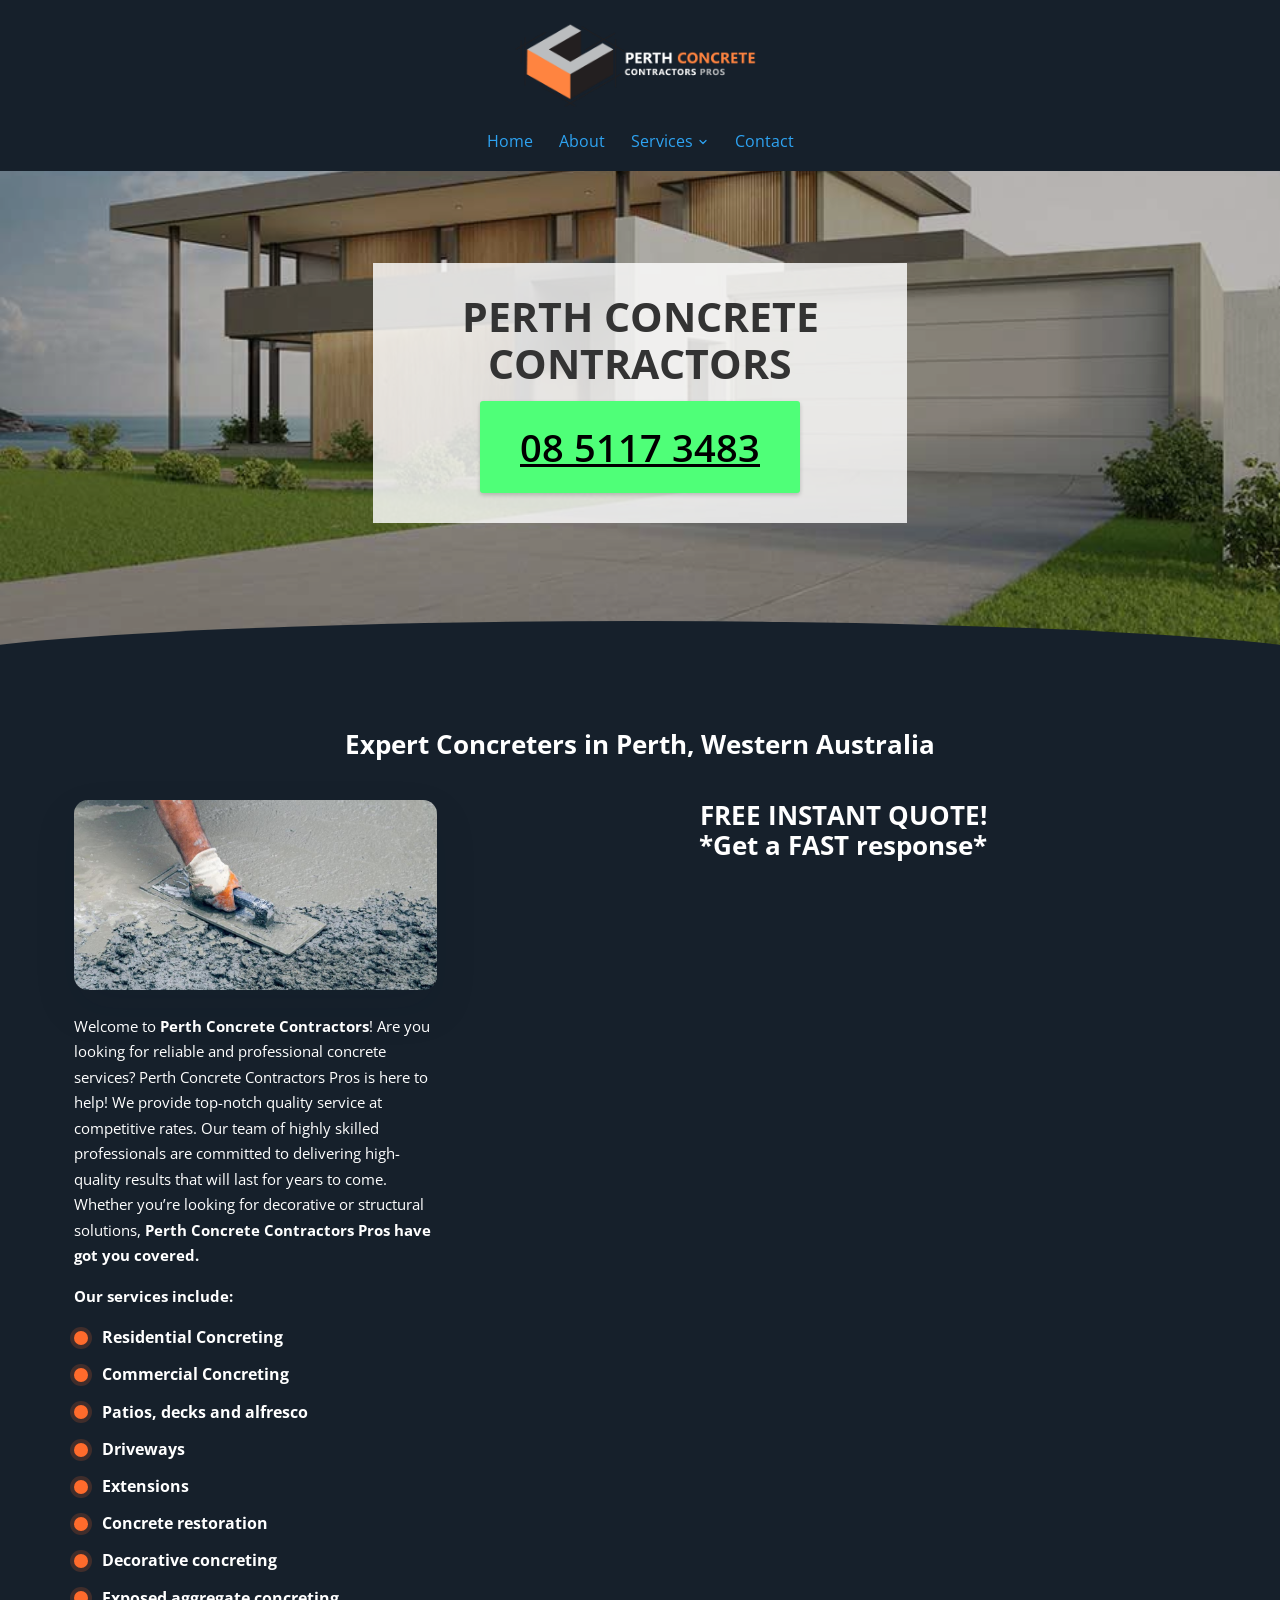
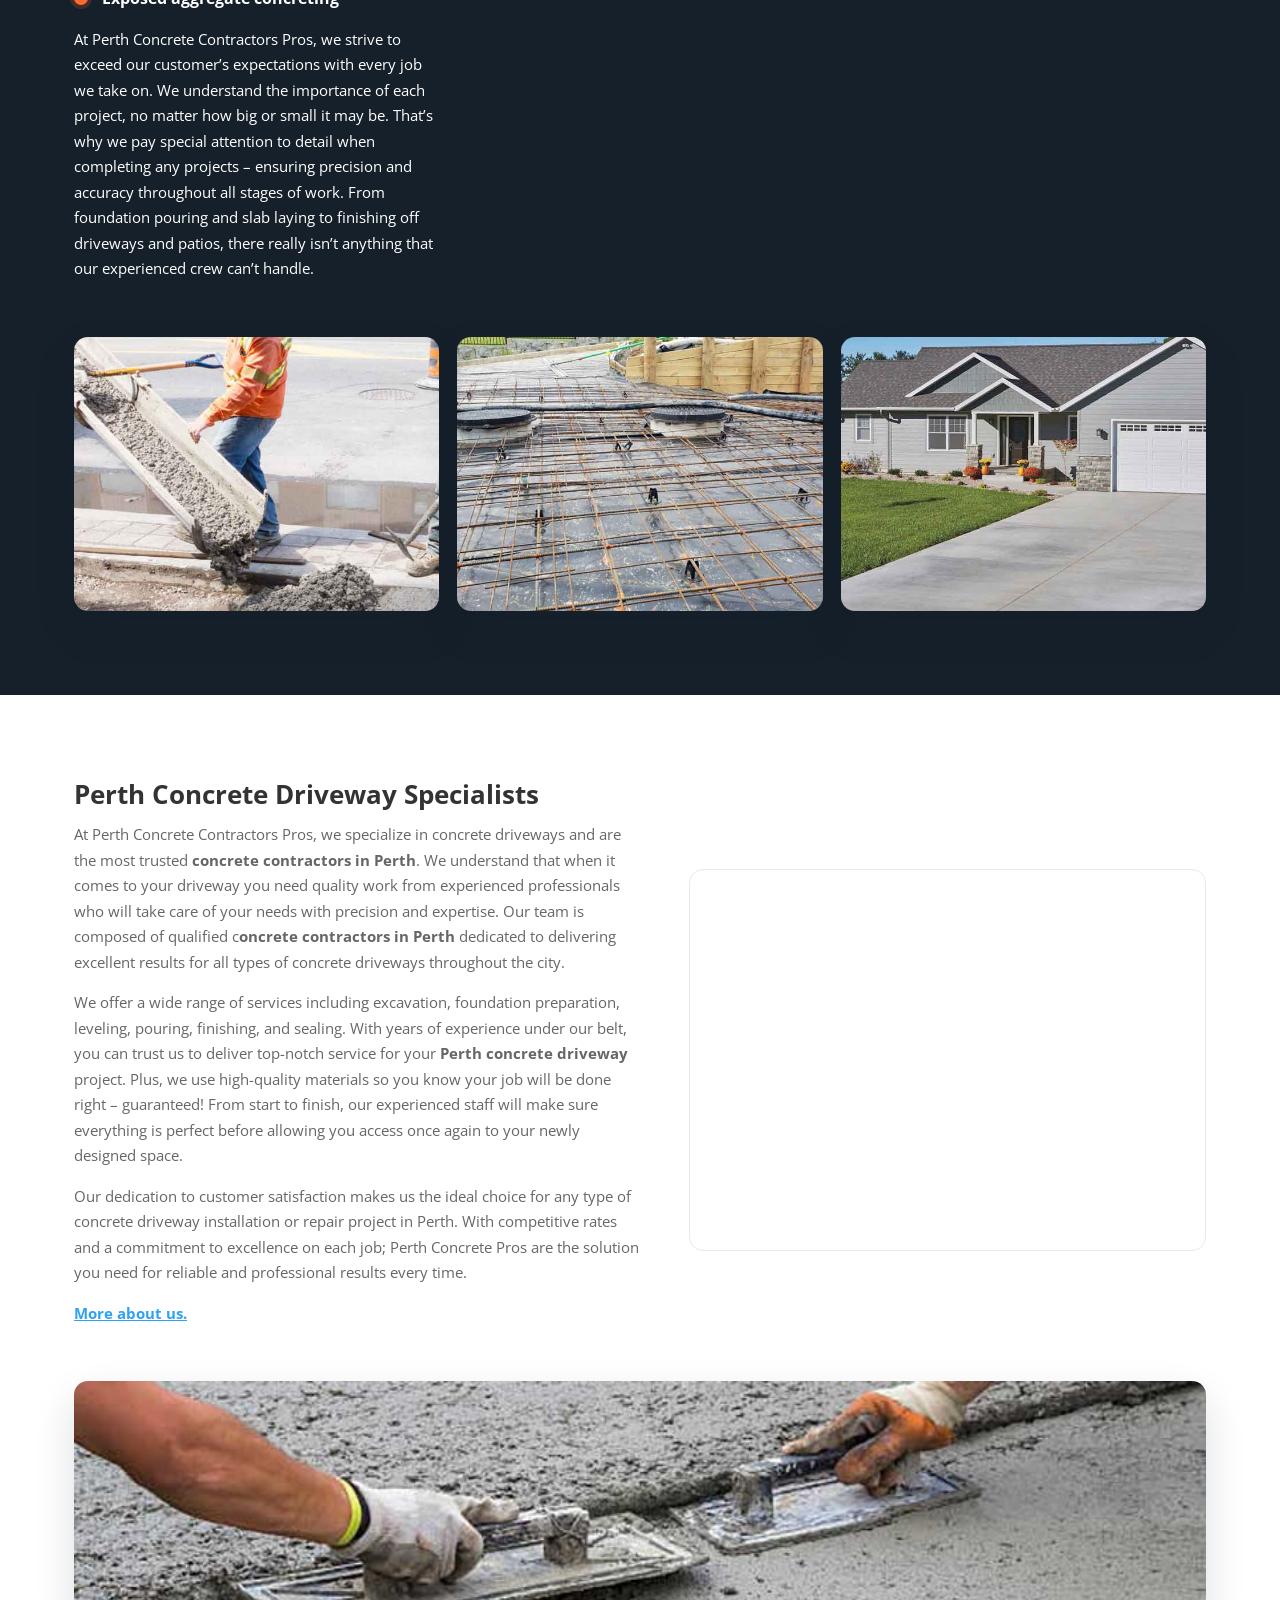
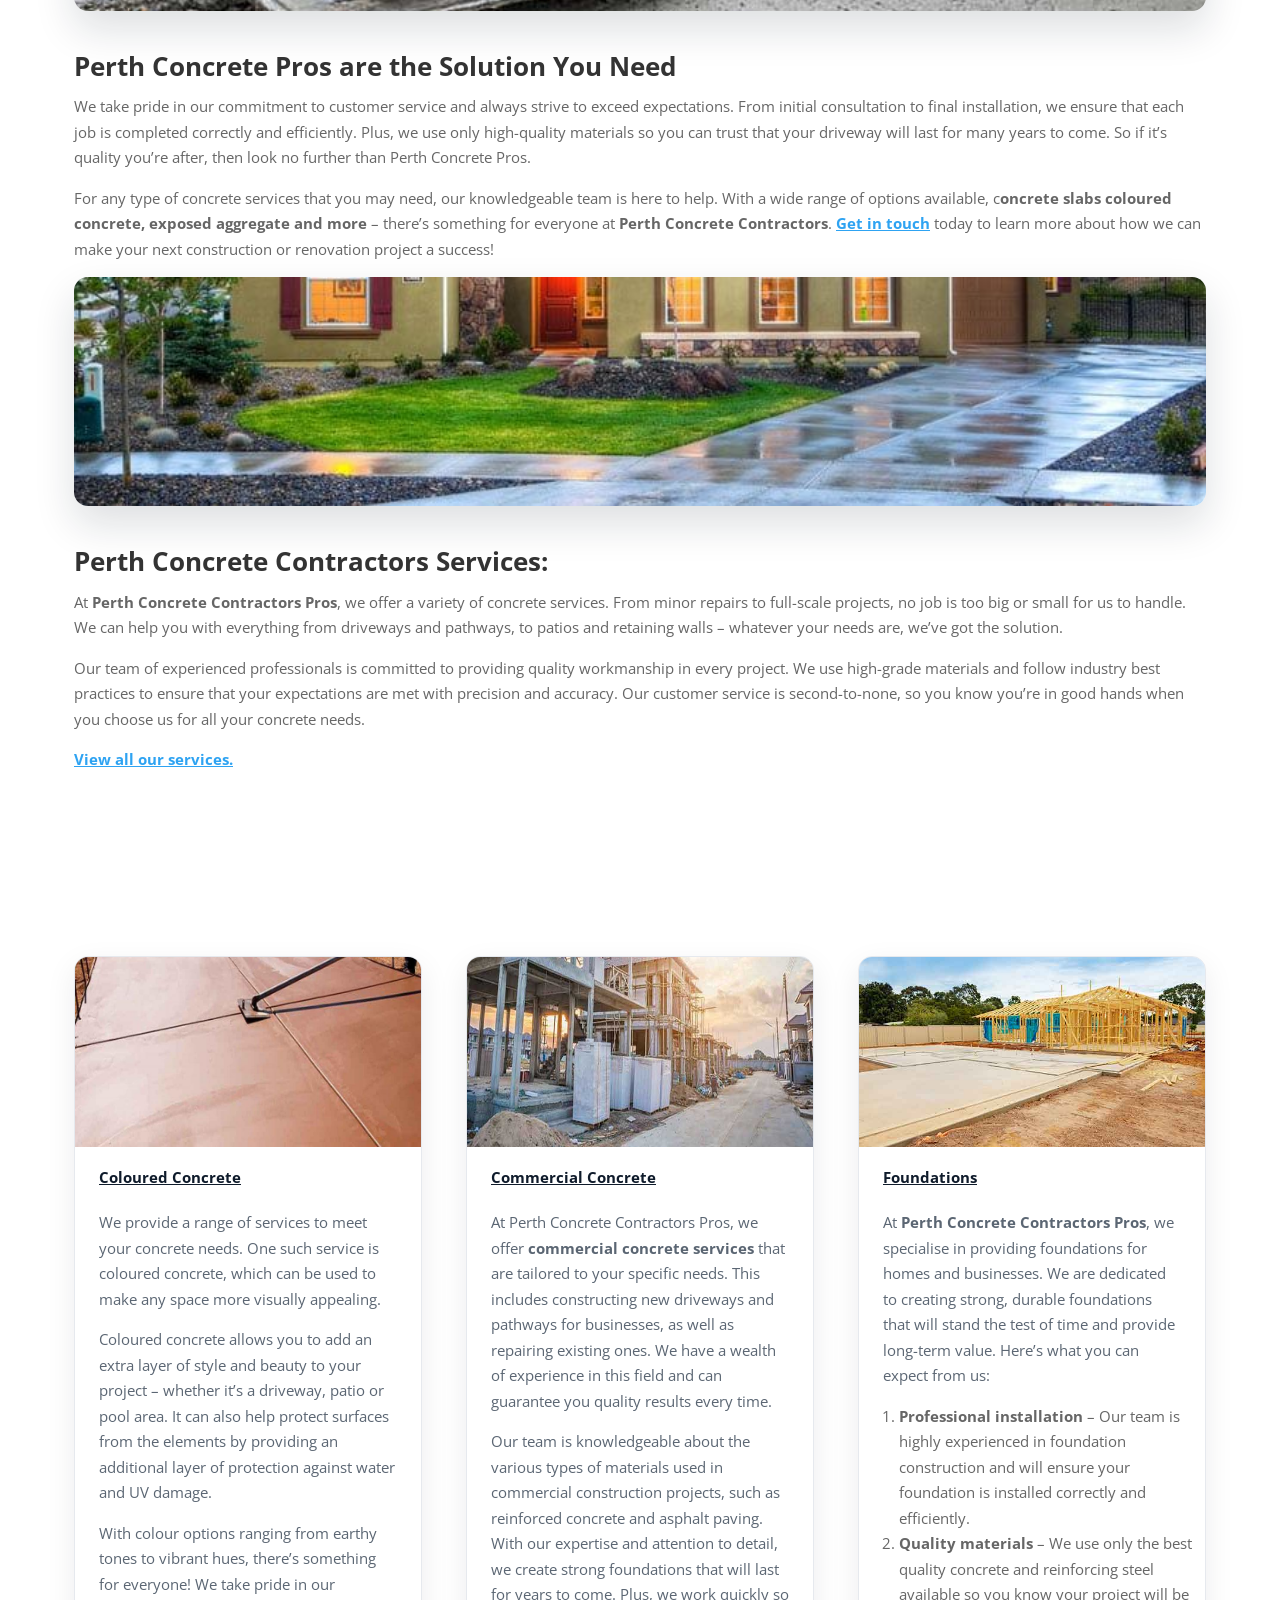
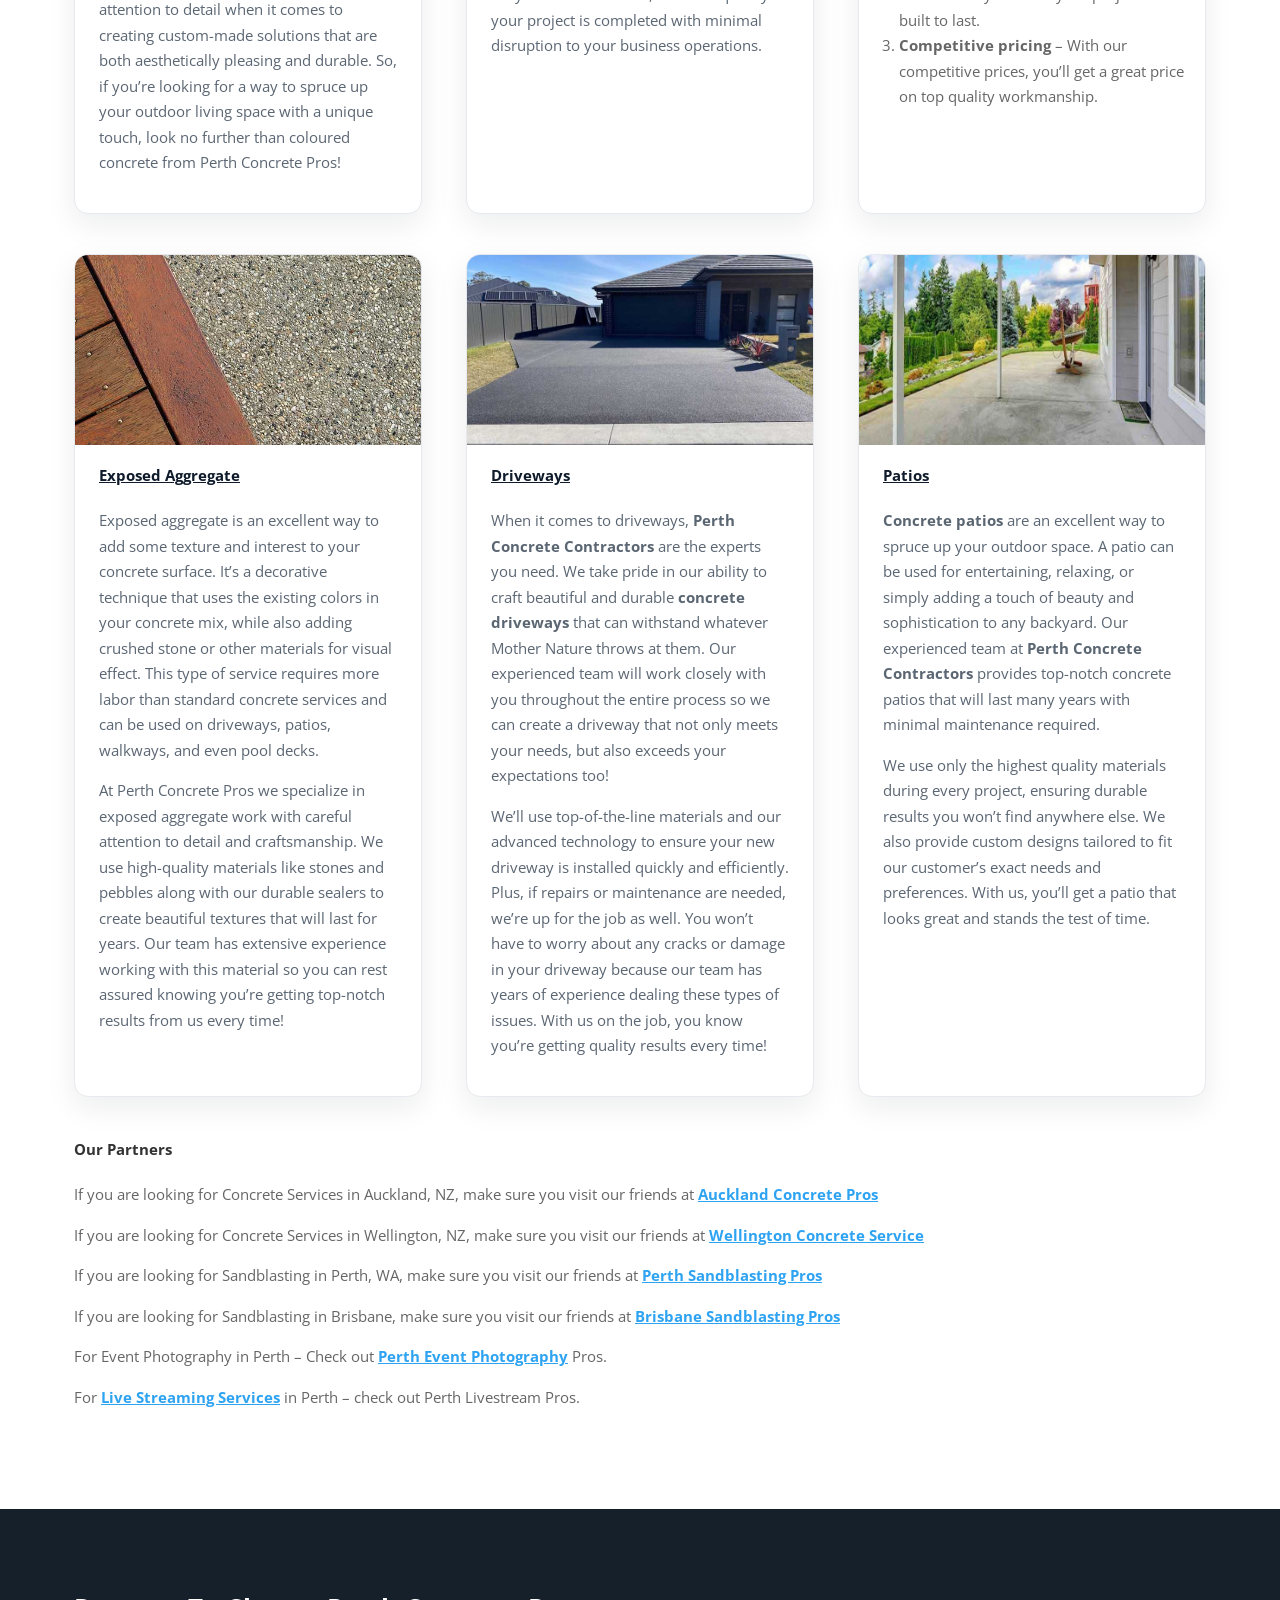
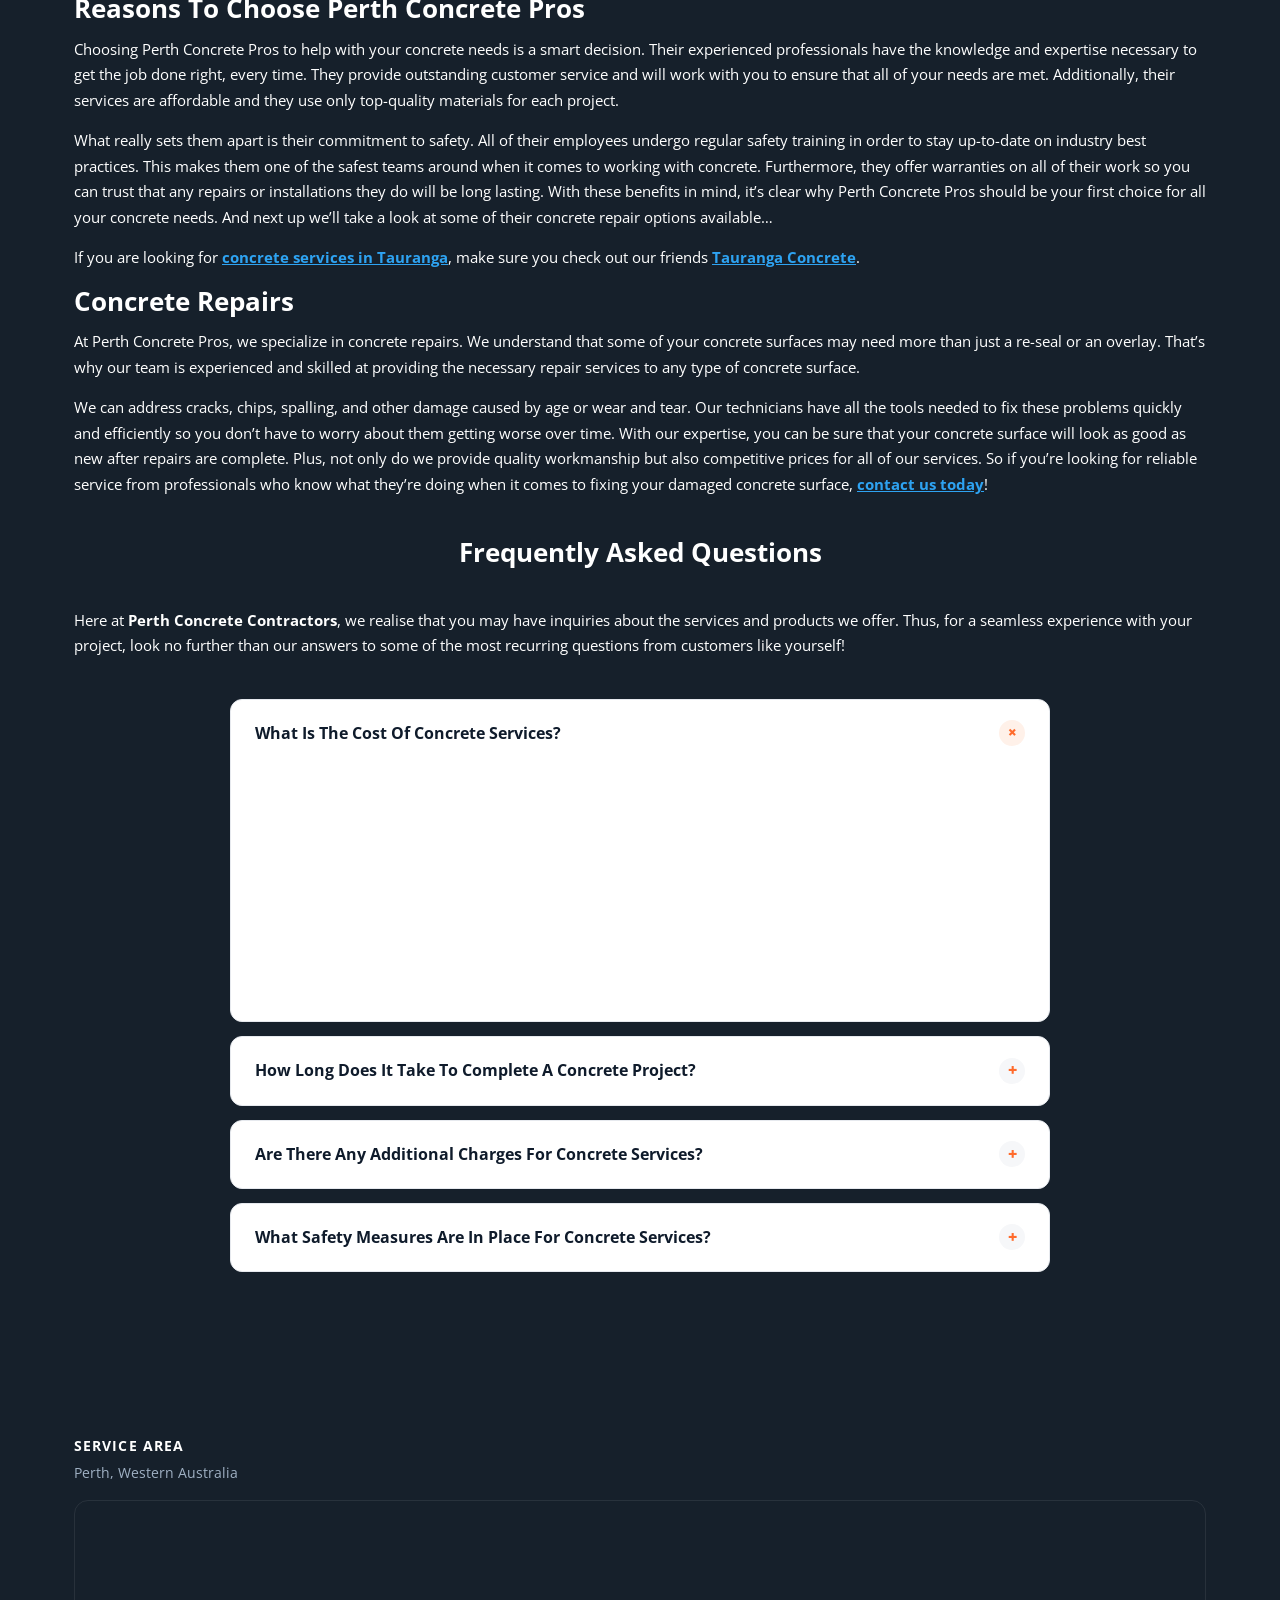
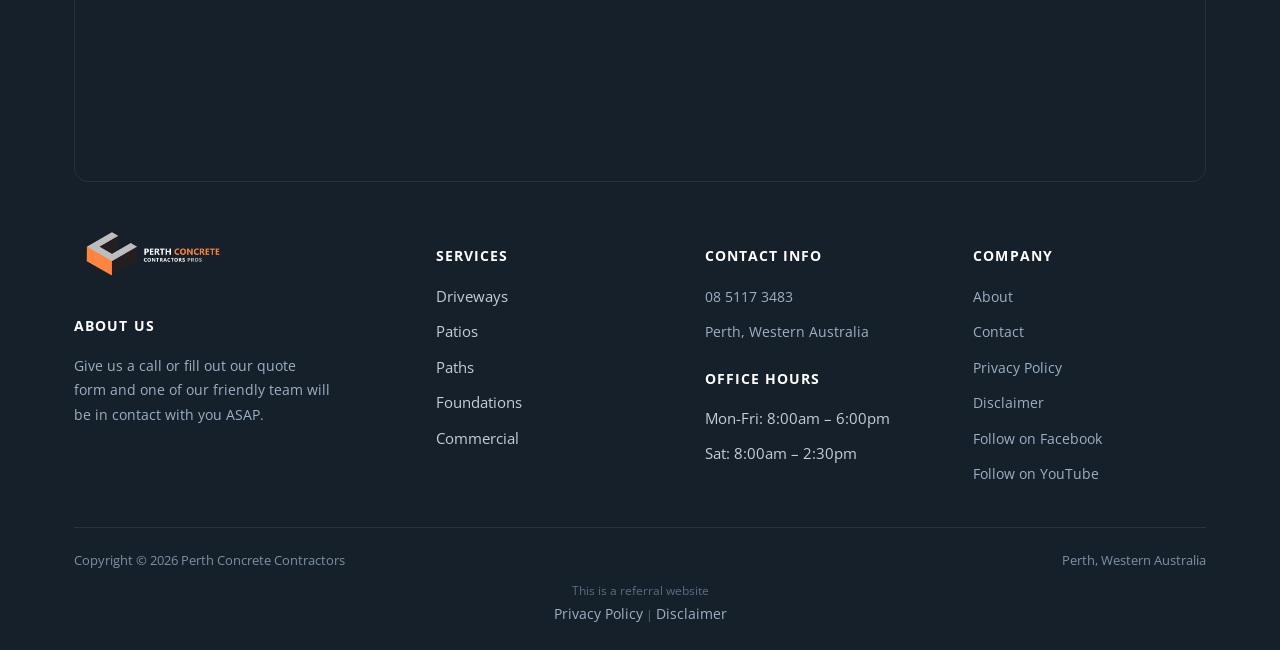
<file: index.html>
<!doctype html>
<html lang="en-AU">
<head>
<!-- Google tag (gtag.js) -->
<script async src="https://www.googletagmanager.com/gtag/js?id=G-BS13JQK4VR"></script>
<script>
  window.dataLayer = window.dataLayer || [];
  function gtag(){dataLayer.push(arguments);}
  gtag('js', new Date());
  gtag('config', 'G-BS13JQK4VR');
  gtag('config', 'AW-11095189985');
</script>
<meta charset="UTF-8">
<meta name="viewport" content="width=device-width, initial-scale=1.0">
<link rel="icon" href="/favicon-32.png" sizes="32x32" type="image/png">
<link rel="icon" href="/favicon-192.png" sizes="192x192" type="image/png">
<link rel="apple-touch-icon" href="/apple-touch-icon.png">
<title>Perth Concrete Contractors | Concreters | Concrete Services</title>
<meta name="description" content="Perth Concrete Contractors specialise in providing quality concrete driveways for Perth homes and businesses. Patios, Foundations, Paths &amp; More">
<meta name="robots" content="follow, index, max-snippet:-1, max-video-preview:-1, max-image-preview:large">
<link rel="canonical" href="https://perthconcretecontractors.com.au/">
<meta property="og:locale" content="en_US">
<meta property="og:type" content="website">
<meta property="og:title" content="Perth Concrete Contractors | Concreters | Concrete Services">
<meta property="og:description" content="Perth Concrete Contractors specialise in providing quality concrete driveways for Perth homes and businesses. Patios, Foundations, Paths &amp; More">
<meta property="og:url" content="https://perthconcretecontractors.com.au/">
<meta property="og:site_name" content="Perth Concrete Contractors | Driveways | Commercial">
<meta property="og:image" content="https://perthconcretecontractors.com.au/images/Perth-Concrete-Contractors-Logo-Square-Blue.png">
<meta property="og:image:secure_url" content="https://perthconcretecontractors.com.au/images/Perth-Concrete-Contractors-Logo-Square-Blue.png">
<meta property="og:image:width" content="600">
<meta property="og:image:height" content="600">
<meta property="og:image:alt" content="Perth Concrete Contractors - Concreters in Perth">
<meta property="og:image:type" content="image/png">
<meta name="twitter:card" content="summary_large_image">
<meta name="twitter:title" content="Perth Concrete Contractors | Concreters | Concrete Services">
<meta name="twitter:description" content="Perth Concrete Contractors specialise in providing quality concrete driveways for Perth homes and businesses. Patios, Foundations, Paths &amp; More">
<meta name="twitter:image" content="https://perthconcretecontractors.com.au/images/Perth-Concrete-Contractors-Logo-Square-Blue.png">
<meta name="twitter:label1" content="Written by">
<meta name="twitter:data1" content="samstoysnz@gmail.com">
<meta name="twitter:label2" content="Time to read">
<meta name="twitter:data2" content="21 minutes">
<script type="application/ld+json">{"@context": "https://schema.org", "@graph": [{"@type": "Place", "@id": "https://perthconcretecontractors.com.au/#place", "address": {"@type": "PostalAddress", "streetAddress": "Daviesia turn Success", "addressLocality": "Western Australia", "addressRegion": "Perth", "postalCode": "6164", "addressCountry": "Australia"}}, {"@type": ["LocalBusiness", "Organization"], "@id": "https://perthconcretecontractors.com.au/#organization", "name": "Perth Concrete Contractors | Driveways | Commercial", "url": "https://perthconcretecontractors.com.au", "email": "info@perthconcretecontractors.com.au", "address": {"@type": "PostalAddress", "streetAddress": "Daviesia turn Success", "addressLocality": "Western Australia", "addressRegion": "Perth", "postalCode": "6164", "addressCountry": "Australia"}, "logo": {"@type": "ImageObject", "@id": "https://perthconcretecontractors.com.au/#logo", "url": "https://perthconcretecontractors.com.au/images/Perth-Concrete-Contractors-Logo-Square-Blue.png", "contentUrl": "https://perthconcretecontractors.com.au/images/Perth-Concrete-Contractors-Logo-Square-Blue.png", "caption": "Perth Concrete Contractors | Driveways | Commercial", "inLanguage": "en-US", "width": "600", "height": "600"}, "openingHours": ["Monday,Tuesday,Wednesday,Thursday,Friday 08:00-18:00", "Saturday 08:00-14:30"], "location": {"@id": "https://perthconcretecontractors.com.au/#place"}, "image": {"@id": "https://perthconcretecontractors.com.au/#logo"}, "telephone": "+61-8-5117-3483"}, {"@type": "WebSite", "@id": "https://perthconcretecontractors.com.au/#website", "url": "https://perthconcretecontractors.com.au", "name": "Perth Concrete Contractors | Driveways | Commercial", "publisher": {"@id": "https://perthconcretecontractors.com.au/#organization"}, "inLanguage": "en-US"}, {"@type": "ImageObject", "@id": "https://perthconcretecontractors.com.au/images/Perth-Concrete-Contractors-Logo-Square-Blue.png", "url": "https://perthconcretecontractors.com.au/images/Perth-Concrete-Contractors-Logo-Square-Blue.png", "width": "600", "height": "600", "caption": "Perth Concrete Contractors - Concreters in Perth", "inLanguage": "en-US"}, {"@type": "WebPage", "@id": "https://perthconcretecontractors.com.au/#webpage", "url": "https://perthconcretecontractors.com.au/", "name": "Perth Concrete Contractors | Concreters | Concrete Services", "datePublished": "2023-02-21T19:37:33+00:00", "dateModified": "2024-09-17T09:00:50+00:00", "about": {"@id": "https://perthconcretecontractors.com.au/#organization"}, "isPartOf": {"@id": "https://perthconcretecontractors.com.au/#website"}, "primaryImageOfPage": {"@id": "https://perthconcretecontractors.com.au/images/Perth-Concrete-Contractors-Logo-Square-Blue.png"}, "inLanguage": "en-US"}, {"@type": "Person", "@id": "https://perthconcretecontractors.com.au/author/samstoysnzgmail-com/", "name": "samstoysnz@gmail.com", "url": "https://perthconcretecontractors.com.au/author/samstoysnzgmail-com/", "image": {"@type": "ImageObject", "@id": "https://secure.gravatar.com/avatar/1a805ecce72dbea624f8210f16b617142cd50f277b3b90b3f68485606a558cd0?s=96&amp;d=mm&amp;r=g", "url": "https://secure.gravatar.com/avatar/1a805ecce72dbea624f8210f16b617142cd50f277b3b90b3f68485606a558cd0?s=96&amp;d=mm&amp;r=g", "caption": "samstoysnz@gmail.com", "inLanguage": "en-US"}, "sameAs": ["https://perthconcretecontractors.com.au"], "worksFor": {"@id": "https://perthconcretecontractors.com.au/#organization"}}, {"@type": "Article", "headline": "Perth Concrete Contractors | Concreters | Concrete Services", "keywords": "Perth Concrete Contractors", "datePublished": "2023-02-21T19:37:33+00:00", "dateModified": "2024-09-17T09:00:50+00:00", "author": {"@id": "https://perthconcretecontractors.com.au/author/samstoysnzgmail-com/", "name": "samstoysnz@gmail.com"}, "publisher": {"@id": "https://perthconcretecontractors.com.au/#organization"}, "description": "Perth Concrete Contractors specialise in providing quality concrete driveways for Perth homes and businesses. Patios, Foundations, Paths &amp; More", "name": "Perth Concrete Contractors | Concreters | Concrete Services", "@id": "https://perthconcretecontractors.com.au/#richSnippet", "isPartOf": {"@id": "https://perthconcretecontractors.com.au/#webpage"}, "image": {"@id": "https://perthconcretecontractors.com.au/images/Perth-Concrete-Contractors-Logo-Square-Blue.png"}, "inLanguage": "en-US", "mainEntityOfPage": {"@id": "https://perthconcretecontractors.com.au/#webpage"}}]}</script>
<script type="application/ld+json">{"@context": "https://schema.org", "@type": "FAQPage", "mainEntity": [{"@type": "Question", "name": "What Is The Cost Of Concrete Services?", "acceptedAnswer": {"@type": "Answer", "text": "Understanding the cost of concrete services can be confusing for many. We at Perth Concrete Pros want to make sure that you are informed and confident in your decision when it comes to any type of service. That’s why we provide a full breakdown, so you know what to expect before making any commitment. We strive to offer competitive rates while still maintaining exceptional quality. Our team is comprised of experts who have years of experience in both residential and commercial projects, allowing us to provide the best possible solution for each individual customer’s needs. With our comprehensive knowledge, we’re able to quickly assess any project site and develop an effective plan that meets all expectations. Contact us today and let us show you how easy it can be!"}}, {"@type": "Question", "name": "How Long Does It Take To Complete A Concrete Project?", "acceptedAnswer": {"@type": "Answer", "text": "At Perth Concrete Pros, we understand how important it is to get your concrete project done quickly and effectively. That’s why we take the time to make sure that each project has a timeline for completion. We can usually finish projects within 7-10 days, but there are some jobs that may require additional time due to weather or other factors. Here are three key points about our timeline: Our team will always provide an estimated timeframe before beginning any job; If conditions change during a job, such as poor weather or unexpected obstacles, then the timeline may be adjusted accordingly; Every effort is made to complete the job within the initial estimate so you can move forward with your plans. We pride ourselves on providing reliable services and making sure every customer gets what they need in a timely manner. So no matter what type of concrete project you have planned, rest assured that Perth Concrete Pros will do their best to deliver results according to the agreed-upon timeline."}}, {"@type": "Question", "name": "Are There Any Additional Charges For Concrete Services?", "acceptedAnswer": {"@type": "Answer", "text": "When it comes to concrete services, there is often a concern about additional charges. It’s important to understand what you’re paying for and if there are any extra fees that may be applied. This can make the process of planning your project easier and ensure that you don’t end up with unexpected costs. To help ease this worry, we want to provide insight into potential additional charges and how they might affect the outcome of your project: Materials & Supplies: The cost of all materials used in the concrete work needs to be taken into account when estimating costs. In addition, some projects will also require specialized tools or supplies which could increase the total cost. Labor & Installation Costs: Depending on the complexity of the job, labor and installation costs may vary significantly. If special equipment is needed or more skilled workers are required, then these factors must be considered as well. Taxes & Fees: Many states have specific regulations regarding taxes and fees associated with concrete projects so it’s important to confirm those requirements prior to starting a project. All of these considerations should be discussed upfront before beginning a project so that everyone involved has an understanding of what will be expected from them financially throughout the duration of the job. Knowing exactly what type of charges may come up during a project can help everyone plan accordingly and complete the task efficiently without any unwanted surprises down the line."}}, {"@type": "Question", "name": "What Safety Measures Are In Place For Concrete Services?", "acceptedAnswer": {"@type": "Answer", "text": "At Perth Concrete Contractors Pros, we understand the importance of safety when providing concrete services. Our team takes all necessary precautions to ensure that everyone is protected while carrying out our work. We have a number of measures in place to make sure everything is done safely and securely. Firstly, all of our staff are trained regularly on health and safety protocols so they can identify potential hazards quickly and effectively. Furthermore, each job site undergoes a thorough risk assessment before any work begins – this allows us to plan for any possible risks or dangers associated with the project. Additionally, we utilize personal protective equipment (PPE) such as hard hats, gloves, eye protection and other gear to keep workers safe from harm. We take great pride in making sure both customers and employees feel secure during every concrete service. With these safety measures in place, you can rest assured knowing that your project will be carried out efficiently and safely by experienced professionals at Perth Concrete Pros!"}}]}</script>
<link rel="preconnect" href="https://fonts.googleapis.com">
<link rel="preconnect" href="https://fonts.gstatic.com" crossorigin>
<link rel="preload" as="style" href="https://fonts.googleapis.com/css2?family=Open+Sans:wght@400;600;700;800&display=swap" onload="this.onload=null;this.rel='stylesheet'">
<noscript><link rel="stylesheet" href="https://fonts.googleapis.com/css2?family=Open+Sans:wght@400;600;700;800&display=swap"></noscript>
<link rel="stylesheet" href="/css/style.css">
<style id="mnfix">.mobile-menu.open{max-height:calc(100vh - 150px);max-height:calc(100dvh - 150px);overflow-y:auto;-webkit-overflow-scrolling:touch;overscroll-behavior:contain}.mobile-menu.msub-ready .mobile-submenu{display:none}.mobile-menu.msub-ready .mobile-submenu.open{display:flex}.mobile-menu a.msub-parent{display:flex;justify-content:space-between;align-items:center}.mobile-menu a.msub-parent::after{content:"";width:8px;height:8px;border-right:2px solid currentColor;border-bottom:2px solid currentColor;transform:rotate(45deg);margin-right:6px;transition:transform .2s}.mobile-menu a.msub-parent[aria-expanded=true]::after{transform:rotate(-135deg)}</style></head>
<body class="">
<header class="classic">
  <div class="c-head wrap">
    <a href="/" class="brand"><img src="/images/Perth-Concrete-Contractors-Logo-clear.png" alt="Perth Concrete Contractors" width="1200" height="428"></a>
    <nav class="links"><a href="/">Home</a><a href="/about/">About</a><div class="nav-item"><a href="/services/">Services <svg viewBox="0 0 24 24" fill="none" stroke-width="2.4" stroke-linecap="round" stroke-linejoin="round"><path d="m6 9 6 6 6-6"/></svg></a><div class="nav-dropdown"><a href="/driveways/">Driveways</a><a href="/commercial/">Commercial</a><a href="/coloured-concrete/">Coloured Concrete</a><a href="/exposed-aggregate/">Exposed Aggregate</a><a href="/foundations/">Foundations</a><a href="/patios/">Patios</a></div></div><a href="/contact/">Contact</a></nav>
    <button type="button" class="hamburger-btn" id="hamburgerBtn" aria-label="Open menu" aria-expanded="false"><svg viewBox="0 0 24 24" fill="none" stroke="#fff" stroke-width="2.4" stroke-linecap="round" stroke-linejoin="round"><path d="M4 7h16M4 12h16M4 17h16"/></svg></button>
  </div>
  <div class="mobile-menu" id="mobileMenu"><a href="/">Home</a><a href="/about/">About</a><a href="/services/">Services</a><div class="mobile-submenu"><a href="/driveways/">Driveways</a><a href="/commercial/">Commercial</a><a href="/coloured-concrete/">Coloured Concrete</a><a href="/exposed-aggregate/">Exposed Aggregate</a><a href="/foundations/">Foundations</a><a href="/patios/">Patios</a></div><a href="/contact/">Contact</a><a href="tel:0851173483" class="mobile-menu-phone">Call 08 5117 3483</a></div>
</header>
<main>
<section class="hero-c next-dark" id="top"><div class="hero-c-box"><div class="row"><div class="text"><h1>PERTH CONCRETE CONTRACTORS</h1></div><p class="btn-wrap"><a class="btn btn-primary" href="tel:+61851173483">08 5117 3483</a></p></div></div></section>
<section class="sec-dark"><div class="wrap"><div class="row"><div class="text">

<h2>Expert Concreters in Perth, Western Australia</h2>

</div></div><div class="row cols cols-2 formrow"><div class="col"><div class="figure"><img src="/images/Perth-Concrete-Contractors-19.jpg" alt="" width="1100" height="577" loading="lazy" decoding="async"></div><div class="text"><p>Welcome to <strong>Perth Concrete Contractors</strong>! Are you looking for reliable and professional concrete services? Perth Concrete Contractors Pros is here to help! We provide top-notch quality service at competitive rates. Our team of highly skilled professionals are committed to delivering high-quality results that will last for years to come. Whether you’re looking for decorative or structural solutions,<strong> Perth Concrete Contractors Pros have got you covered.</strong></p>
<p><strong>Our services include:</strong></p>
<ul>
<li>
<h4><strong>Residential Concreting</strong></h4>
</li>
<li>
<h4><strong>Commercial Concreting</strong></h4>
</li>
<li>
<h4><strong>Patios, decks and alfresco</strong></h4>
</li>
<li>
<h4><strong>Driveways</strong></h4>
</li>
<li>
<h4><strong>Extensions</strong></h4>
</li>
<li>
<h4><strong>Concrete restoration</strong></h4>
</li>
<li>
<h4><strong>Decorative concreting</strong></h4>
</li>
<li>
<h4><strong>Exposed aggregate concreting</strong></h4>
</li>
</ul>
<p>At Perth Concrete Contractors Pros, we strive to exceed our customer’s expectations with every job we take on. We understand the importance of each project, no matter how big or small it may be. That’s why we pay special attention to detail when completing any projects – ensuring precision and accuracy throughout all stages of work. From foundation pouring and slab laying to finishing off driveways and patios, there really isn’t anything that our experienced crew can’t handle.</p></div></div><div class="col"><div class="text"><h2>FREE INSTANT QUOTE!<br>​<strong>*Get a FAST response*</strong></h2></div><div class="form-card"><iframe src="https://api.leadconnectorhq.com/widget/form/tJIx1ZRzQtjFQvw0ZbcG" style="width:100%;height:100%;min-height:825px;border:none;border-radius:14px" id="inline-tJIx1ZRzQtjFQvw0ZbcG" data-layout="{'id':'INLINE'}" data-trigger-type="alwaysShow" data-trigger-value="" data-activation-type="alwaysActivated" data-activation-value="" data-deactivation-type="neverDeactivate" data-deactivation-value="" data-form-name="Perth Concrete" data-height="825" data-layout-iframe-id="inline-tJIx1ZRzQtjFQvw0ZbcG" data-form-id="tJIx1ZRzQtjFQvw0ZbcG" data-cookie-consent="true" data-cookie-consent-provider="auto" title="Perth Concrete"></iframe></div></div></div><div class="row gallery-grid"><div class="figure"><img src="/images/Perth-Concrete-Contractors-16.jpg" alt="servicing concrete pouring" width="800" height="480" loading="lazy" decoding="async"></div><div class="figure"><img src="/images/Perth-Concrete-Contractors-17.jpg" alt="starting process of concrete driveway" width="800" height="480" loading="lazy" decoding="async"></div><div class="figure"><img src="/images/Perth-Concrete-Contractors-15.jpg" alt="new driveway from construction  service company" width="800" height="480" loading="lazy" decoding="async"></div></div></div></section>
<section class=""><div class="wrap"><div class="row cols cols-2"><div class="col"><div class="text"><h2><strong>Perth</strong> Concrete Driveway Specialists</h2>

<p>At Perth Concrete Contractors Pros, we specialize in concrete driveways and are the most trusted <strong>concrete contractors in Perth</strong>. We understand that when it comes to your driveway you need quality work from experienced professionals who will take care of your needs with precision and expertise. Our team is composed of qualified c<strong>oncrete contractors in Perth</strong> dedicated to delivering excellent results for all types of concrete driveways throughout the city.</p>
<p>We offer a wide range of services including excavation, foundation preparation, leveling, pouring, finishing, and sealing. With years of experience under our belt, you can trust us to deliver top-notch service for your <strong>Perth concrete driveway</strong> project. Plus, we use high-quality materials so you know your job will be done right – guaranteed! From start to finish, our experienced staff will make sure everything is perfect before allowing you access once again to your newly designed space.</p>
<p>Our dedication to customer satisfaction makes us the ideal choice for any type of concrete driveway installation or repair project in Perth. With competitive rates and a commitment to excellence on each job; Perth Concrete Pros are the solution you need for reliable and professional results every time.</p>
<p><a href="/about/">More about us.</a></p></div></div><div class="col"><div class="map-embed"><iframe src="https://www.google.com/maps/embed?pb=!1m14!1m8!1m3!1d432906.06061080005!2d115.9615356!3d-32.0400639!3m2!1i1024!2i768!4f13.1!3m3!1m2!1s0xa9e633cbb9cd3c1d%3A0x9f01a33f4bfb2148!2sPerth%20Concrete%20Contractors!5e0!3m2!1sen!2sau!4v1677081987521!5m2!1sen!2sau" width="600" height="380" style="border:0" allowfullscreen loading="lazy" referrerpolicy="no-referrer-when-downgrade" title="Perth Concrete Contractors service area map"></iframe></div></div></div><div class="row"><div class="figure"><img src="/images/Perth-Concrete-Contractors-18.jpg" alt="concrete in motion" width="800" height="162" loading="lazy" decoding="async"></div></div><div class="row"><div class="text"><h2><strong>Perth Concrete Pros are the Solution You Need</strong></h2>
<p>We take pride in our commitment to customer service and always strive to exceed expectations. From initial consultation to final installation, we ensure that each job is completed correctly and efficiently. Plus, we use only high-quality materials so you can trust that your driveway will last for many years to come. So if it’s quality you’re after, then look no further than Perth Concrete Pros.</p>
<p>For any type of concrete services that you may need, our knowledgeable team is here to help. With a wide range of options available, c<strong>oncrete slabs coloured concrete, exposed aggregate and more</strong> – there’s something for everyone at <strong>Perth Concrete Contractors</strong>. <a href="/contact/">Get in touch</a> today to learn more about how we can make your next construction or renovation project a success!</p></div><div class="figure"><img src="/images/Perth-Concrete-Contractors-20.jpg" alt="Sunshine Coast driveways service" width="800" height="162" loading="lazy" decoding="async"></div></div><div class="row"><div class="text"><h2>Perth Concrete Contractors Services:</h2>
<p>At <strong>Perth Concrete Contractors Pros</strong>, we offer a variety of concrete services. From minor repairs to full-scale projects, no job is too big or small for us to handle. We can help you with everything from driveways and pathways, to patios and retaining walls – whatever your needs are, we’ve got the solution.</p>
<p>Our team of experienced professionals is committed to providing quality workmanship in every project. We use high-grade materials and follow industry best practices to ensure that your expectations are met with precision and accuracy. Our customer service is second-to-none, so you know you’re in good hands when you choose us for all your concrete needs.</p>
<p><a href="/services/">View all our services.</a></p></div></div></div></section>
<section class=""><div class="wrap"><div class="row cols cols-3"><div class="col"><div class="blurb"><div class="figure"><img src="/images/Perth-Concrete-Contractors-21.jpg" alt="coloured concrete Perth" width="800" height="480" loading="lazy" decoding="async"></div><h4><a href="/coloured-concrete/">Coloured Concrete</a></h4><p>We provide a range of services to meet your concrete needs. One such service is coloured concrete, which can be used to make any space more visually appealing.</p>
<p>Coloured concrete allows you to add an extra layer of style and beauty to your project – whether it’s a driveway, patio or pool area. It can also help protect surfaces from the elements by providing an additional layer of protection against water and UV damage.</p>
<p>With colour options ranging from earthy tones to vibrant hues, there’s something for everyone! We take pride in our attention to detail when it comes to creating custom-made solutions that are both aesthetically pleasing and durable. So, if you’re looking for a way to spruce up your outdoor living space with a unique touch, look no further than coloured concrete from Perth Concrete Pros!</p></div></div><div class="col"><div class="blurb"><div class="figure"><img src="/images/Perth-Concrete-Contractors-13.jpg" alt="commercial foundations Perth service" width="582" height="354" loading="lazy" decoding="async"></div><h4><a href="/commercial/">Commercial Concrete</a></h4><p>At Perth Concrete Contractors Pros, we offer <strong>commercial concrete services</strong> that are tailored to your specific needs. This includes constructing new driveways and pathways for businesses, as well as repairing existing ones. We have a wealth of experience in this field and can guarantee you quality results every time.</p>
<p>Our team is knowledgeable about the various types of materials used in commercial construction projects, such as reinforced concrete and asphalt paving. With our expertise and attention to detail, we create strong foundations that will last for years to come. Plus, we work quickly so your project is completed with minimal disruption to your business operations.</p></div></div><div class="col"><div class="blurb"><div class="figure"><img src="/images/Perth-Concrete-Contractors-22.jpg" alt="Foundations Perth" width="582" height="354" loading="lazy" decoding="async"></div><h4><a href="/foundations/">Foundations</a></h4><p>At<strong> Perth Concrete Contractors Pros</strong>, we specialise in providing foundations for homes and businesses. We are dedicated to creating strong, durable foundations that will stand the test of time and provide long-term value. Here’s what you can expect from us:</p>
<ol>
<li><strong>Professional installation</strong> – Our team is highly experienced in foundation construction and will ensure your foundation is installed correctly and efficiently.</li>
<li><strong>Quality materials</strong> – We use only the best quality concrete and reinforcing steel available so you know your project will be built to last.</li>
<li><strong>Competitive pricing</strong> – With our competitive prices, you’ll get a great price on top quality workmanship.</li>
</ol></div></div></div><div class="row cols cols-3"><div class="col"><div class="blurb"><div class="figure"><img src="/images/Perth-Concrete-Contractors-9.jpg" alt="Exposed Aggregate concrete Perth" width="582" height="354" loading="lazy" decoding="async"></div><h4><a href="/exposed-aggregate/">Exposed Aggregate</a></h4><p>Exposed aggregate is an excellent way to add some texture and interest to your concrete surface. It’s a decorative technique that uses the existing colors in your concrete mix, while also adding crushed stone or other materials for visual effect. This type of service requires more labor than standard concrete services and can be used on driveways, patios, walkways, and even pool decks.</p>
<p>At Perth Concrete Pros we specialize in exposed aggregate work with careful attention to detail and craftsmanship. We use high-quality materials like stones and pebbles along with our durable sealers to create beautiful textures that will last for years. Our team has extensive experience working with this material so you can rest assured knowing you’re getting top-notch results from us every time!</p></div></div><div class="col"><div class="blurb"><div class="figure"><img src="/images/perth-concrete-driveways.jpg" alt="Concrete Driveways Perth" width="800" height="480" loading="lazy" decoding="async"></div><h4><a href="/driveways/">Driveways</a></h4><p>When it comes to driveways,<strong> Perth Concrete Contractors</strong> are the experts you need. We take pride in our ability to craft beautiful and durable <strong>concrete driveways</strong> that can withstand whatever Mother Nature throws at them. Our experienced team will work closely with you throughout the entire process so we can create a driveway that not only meets your needs, but also exceeds your expectations too!</p>
<p>We’ll use top-of-the-line materials and our advanced technology to ensure your new driveway is installed quickly and efficiently. Plus, if repairs or maintenance are needed, we’re up for the job as well. You won’t have to worry about any cracks or damage in your driveway because our team has years of experience dealing these types of issues. With us on the job, you know you’re getting quality results every time!</p></div></div><div class="col"><div class="blurb"><div class="figure"><img src="/images/Perth-Concrete-Contractors-24.jpg" alt="concrete patios perth" width="800" height="480" loading="lazy" decoding="async"></div><h4><a href="/patios/">Patios </a></h4><p><strong>Concrete patios</strong> are an excellent way to spruce up your outdoor space. A patio can be used for entertaining, relaxing, or simply adding a touch of beauty and sophistication to any backyard. Our experienced team at <strong>Perth Concrete Contractors</strong> provides top-notch concrete patios that will last many years with minimal maintenance required.</p>
<p>We use only the highest quality materials during every project, ensuring durable results you won’t find anywhere else. We also provide custom designs tailored to fit our customer’s exact needs and preferences. With us, you’ll get a patio that looks great and stands the test of time.</p></div></div></div><div class="row"><div class="text"><h4><strong>Our Partners</strong></h4>
<p>If you are looking for Concrete Services in Auckland, NZ, make sure you visit our friends at <a href="https://aucklandconcreteservice.co.nz/" target="_blank" rel="noopener">Auckland Concrete Pros</a></p>
<p>If you are looking for Concrete Services in Wellington, NZ, make sure you visit our friends at <a href="https://wellingtonconcreteservice.co.nz/" target="_blank" rel="noopener">Wellington Concrete Service</a></p>
<p>If you are looking for Sandblasting in Perth, WA, make sure you visit our friends at <a href="https://sandblastingperth.com/" target="_blank" rel="noopener">Perth Sandblasting Pros</a></p>
<p>If you are looking for Sandblasting in Brisbane, make sure you visit our friends at <a href="https://sandblastingbrisbanepros.com.au/" target="_blank" rel="noopener">Brisbane Sandblasting Pros</a></p>
<p>For Event Photography in Perth – Check out <a href="https://perth.eventphotographypros.com.au/" target="_blank" rel="noopener">Perth Event Photography</a> Pros.</p>
<p>For <a href="https://perthlivestreampros.com.au/" target="_blank" rel="noopener">Live Streaming Services</a> in Perth – check out Perth Livestream Pros.</p>
</div></div></div></section>
<section class="sec-dark"><div class="wrap"><div class="row"><div class="text"><h2>Reasons To Choose Perth Concrete Pros</h2>
<p>Choosing Perth Concrete Pros to help with your concrete needs is a smart decision. Their experienced professionals have the knowledge and expertise necessary to get the job done right, every time. They provide outstanding customer service and will work with you to ensure that all of your needs are met. Additionally, their services are affordable and they use only top-quality materials for each project.</p>
<p>What really sets them apart is their commitment to safety. All of their employees undergo regular safety training in order to stay up-to-date on industry best practices. This makes them one of the safest teams around when it comes to working with concrete. Furthermore, they offer warranties on all of their work so you can trust that any repairs or installations they do will be long lasting. With these benefits in mind, it’s clear why Perth Concrete Pros should be your first choice for all your concrete needs. And next up we’ll take a look at some of their concrete repair options available…</p>
<p>If you are looking for <a href="https://goo.gl/maps/MZu41gzmipcQ9FZX7" target="_blank" rel="noopener">concrete services in Tauranga</a>, make sure you check out our friends <a href="https://taurangaconcreteservice.co.nz/" target="_blank" rel="noopener">Tauranga Concrete</a>.</p>
<h2>Concrete Repairs</h2>
<p>At Perth Concrete Pros, we specialize in concrete repairs. We understand that some of your concrete surfaces may need more than just a re-seal or an overlay. That’s why our team is experienced and skilled at providing the necessary repair services to any type of concrete surface.</p>
<p>We can address cracks, chips, spalling, and other damage caused by age or wear and tear. Our technicians have all the tools needed to fix these problems quickly and efficiently so you don’t have to worry about them getting worse over time. With our expertise, you can be sure that your concrete surface will look as good as new after repairs are complete. Plus, not only do we provide quality workmanship but also competitive prices for all of our services. So if you’re looking for reliable service from professionals who know what they’re doing when it comes to fixing your damaged concrete surface, <a href="/contact/">contact us today</a>!</p></div></div><div class="row"><div class="text"><h2>Frequently Asked Questions</h2></div></div><div class="row"><div class="text"><p>Here at <strong>Perth Concrete Contractors</strong>, we realise that you may have inquiries about the services and products we offer. Thus, for a seamless experience with your project, look no further than our answers to some of the most recurring questions from customers like yourself!</p></div></div><div class="row"><div class="faq-wrap"><details class="faq-item" open><summary>What Is The Cost Of Concrete Services?<span class="faq-icon">+</span></summary><div class="faq-answer"><p>Understanding the cost of concrete services can be confusing for many. We at Perth Concrete Pros want to make sure that you are informed and confident in your decision when it comes to any type of service. That’s why we provide a full breakdown, so you know what to expect before making any commitment.</p>
<p>We strive to offer competitive rates while still maintaining exceptional quality. Our team is comprised of experts who have years of experience in both residential and commercial projects, allowing us to provide the best possible solution for each individual customer’s needs. With our comprehensive knowledge, we’re able to quickly assess any project site and develop an effective plan that meets all expectations. Contact us today and let us show you how easy it can be!</p></div></details><details class="faq-item" ><summary>How Long Does It Take To Complete A Concrete Project?<span class="faq-icon">+</span></summary><div class="faq-answer"><p>At Perth Concrete Pros, we understand how important it is to get your concrete project done quickly and effectively. That’s why we take the time to make sure that each project has a timeline for completion. We can usually finish projects within 7-10 days, but there are some jobs that may require additional time due to weather or other factors. Here are three key points about our timeline:</p>
<ol>
<li>Our team will always provide an estimated timeframe before beginning any job;</li>
<li>If conditions change during a job, such as poor weather or unexpected obstacles, then the timeline may be adjusted accordingly;</li>
<li>Every effort is made to complete the job within the initial estimate so you can move forward with your plans.</li>
</ol>
<p>We pride ourselves on providing reliable services and making sure every customer gets what they need in a timely manner. So no matter what type of concrete project you have planned, rest assured that Perth Concrete Pros will do their best to deliver results according to the agreed-upon timeline.</p></div></details><details class="faq-item" ><summary>Are There Any Additional Charges For Concrete Services?<span class="faq-icon">+</span></summary><div class="faq-answer"><p>When it comes to concrete services, there is often a concern about additional charges. It’s important to understand what you’re paying for and if there are any extra fees that may be applied. This can make the process of planning your project easier and ensure that you don’t end up with unexpected costs.</p>
<p>To help ease this worry, we want to provide insight into potential additional charges and how they might affect the outcome of your project:</p>
<ul>
<li>Materials &amp; Supplies: The cost of all materials used in the concrete work needs to be taken into account when estimating costs. In addition, some projects will also require specialized tools or supplies which could increase the total cost.</li>
<li>Labor &amp; Installation Costs: Depending on the complexity of the job, labor and installation costs may vary significantly. If special equipment is needed or more skilled workers are required, then these factors must be considered as well.</li>
<li>Taxes &amp; Fees: Many states have specific regulations regarding taxes and fees associated with concrete projects so it’s important to confirm those requirements prior to starting a project.</li>
</ul>
<p>All of these considerations should be discussed upfront before beginning a project so that everyone involved has an understanding of what will be expected from them financially throughout the duration of the job. Knowing exactly what type of charges may come up during a project can help everyone plan accordingly and complete the task efficiently without any unwanted surprises down the line.</p></div></details><details class="faq-item" ><summary>What Safety Measures Are In Place For Concrete Services?<span class="faq-icon">+</span></summary><div class="faq-answer"><p>At <strong>Perth Concrete Contractors</strong> Pros, we understand the importance of safety when providing concrete services. Our team takes all necessary precautions to ensure that everyone is protected while carrying out our work. We have a number of measures in place to make sure everything is done safely and securely.</p>
<p>Firstly, all of our staff are trained regularly on health and safety protocols so they can identify potential hazards quickly and effectively. Furthermore, each job site undergoes a thorough risk assessment before any work begins – this allows us to plan for any possible risks or dangers associated with the project. Additionally, we utilize personal protective equipment (PPE) such as hard hats, gloves, eye protection and other gear to keep workers safe from harm.</p>
<p>We take great pride in making sure both customers and employees feel secure during every concrete service. With these safety measures in place, you can rest assured knowing that your project will be carried out efficiently and safely by experienced professionals at Perth Concrete Pros!</p></div></details></div></div></div></section>
</main>
<footer>
  <div class="wrap">
    <div class="footer-map-head"><h4>Service Area</h4><p>Perth, Western Australia</p></div><div class="footer-map"><iframe src="https://www.google.com/maps/embed?pb=!1m14!1m8!1m3!1d865812.120275873!2d115.96153600000001!3d-32.040064!3m2!1i1024!2i768!4f13.1!3m3!1m2!1s0xa9e633cbb9cd3c1d%3A0x9f01a33f4bfb2148!2sPerth%20Concrete%20Contractors!5e0!3m2!1sen!2sau!4v1680378645197!5m2!1sen!2sau" width="600" height="280" style="border:0" allowfullscreen loading="lazy" referrerpolicy="no-referrer-when-downgrade" title="Perth Concrete Contractors service area map"></iframe></div>
    <div class="footer-grid "><div class="footer-brand"><a href="/" class="brand"><img src="/images/Perth-Concrete-Contractors-Logo-clear.png" alt="Perth Concrete Contractors" width="1200" height="428" loading="lazy"></a><h4>About us</h4><p>Give us a call or fill out our quote form and one of our friendly team will be in contact with you ASAP.</p></div><div><h4>Services</h4><ul><li>Driveways</li><li>Patios</li><li>Paths</li><li>Foundations</li><li>Commercial</li></ul></div><div><h4>Contact Info</h4><ul><li><a href="tel:0851173483">08 5117 3483</a></li><li><a href="https://goo.gl/maps/rHezCq25R7YQ8wE47" target="_blank" rel="noopener">Perth, Western Australia</a></li></ul><h4 style="margin-top:22px;">Office Hours</h4><ul><li>Mon-Fri: 8:00am &ndash; 6:00pm</li><li>Sat: 8:00am &ndash; 2:30pm</li></ul></div><div><h4>Company</h4><ul><li><a href="/about/">About</a></li><li><a href="/contact/">Contact</a></li><li><a href="/privacy-policy/">Privacy Policy</a></li><li><a href="/disclaimer/">Disclaimer</a></li><li><a href="https://www.facebook.com/profile.php?id=100091002864021" target="_blank" rel="noopener">Follow on Facebook</a></li><li><a href="https://www.youtube.com/channel/UCpMxHk8IWMjscxCyCtUEy-g" target="_blank" rel="noopener">Follow on YouTube</a></li></ul></div></div>
    <div class="footer-bottom"><span>Copyright &copy; 2026 Perth Concrete Contractors</span><span>Perth, Western Australia</span></div>
    <div class="footer-disclosure">This is a referral website<br><a href="/privacy-policy/">Privacy Policy</a> | <a href="/disclaimer/">Disclaimer</a></div>
  </div>
</footer>
<script>
(function(){var b=document.getElementById('hamburgerBtn'),m=document.getElementById('mobileMenu');if(!b||!m)return;b.addEventListener('click',function(){var o=m.classList.toggle('open');b.setAttribute('aria-expanded',o?'true':'false');});})();
</script>
<script src="https://link.msgsndr.com/js/form_embed.js" defer></script>
<script id="mnfixjs">(function(){var m=document.getElementById("mobileMenu");if(!m)return;m.querySelectorAll(".mobile-submenu").forEach(function(s){var p=s.previousElementSibling;if(!p||p.tagName!=="A")return;var a=document.createElement("a");a.href=p.getAttribute("href");a.textContent="All "+p.textContent.trim();s.insertBefore(a,s.firstChild);m.classList.add("msub-ready");p.classList.add("msub-parent");p.setAttribute("aria-expanded","false");p.addEventListener("click",function(e){e.preventDefault();var o=s.classList.toggle("open");p.setAttribute("aria-expanded",o?"true":"false")})});var b=document.getElementById("hamburgerBtn");document.addEventListener("pointerdown",function(e){if(!m.classList.contains("open")||m.contains(e.target)||(b&&b.contains(e.target)))return;m.classList.remove("open");if(b)b.setAttribute("aria-expanded","false")})})();</script></body>
</html>
</file>
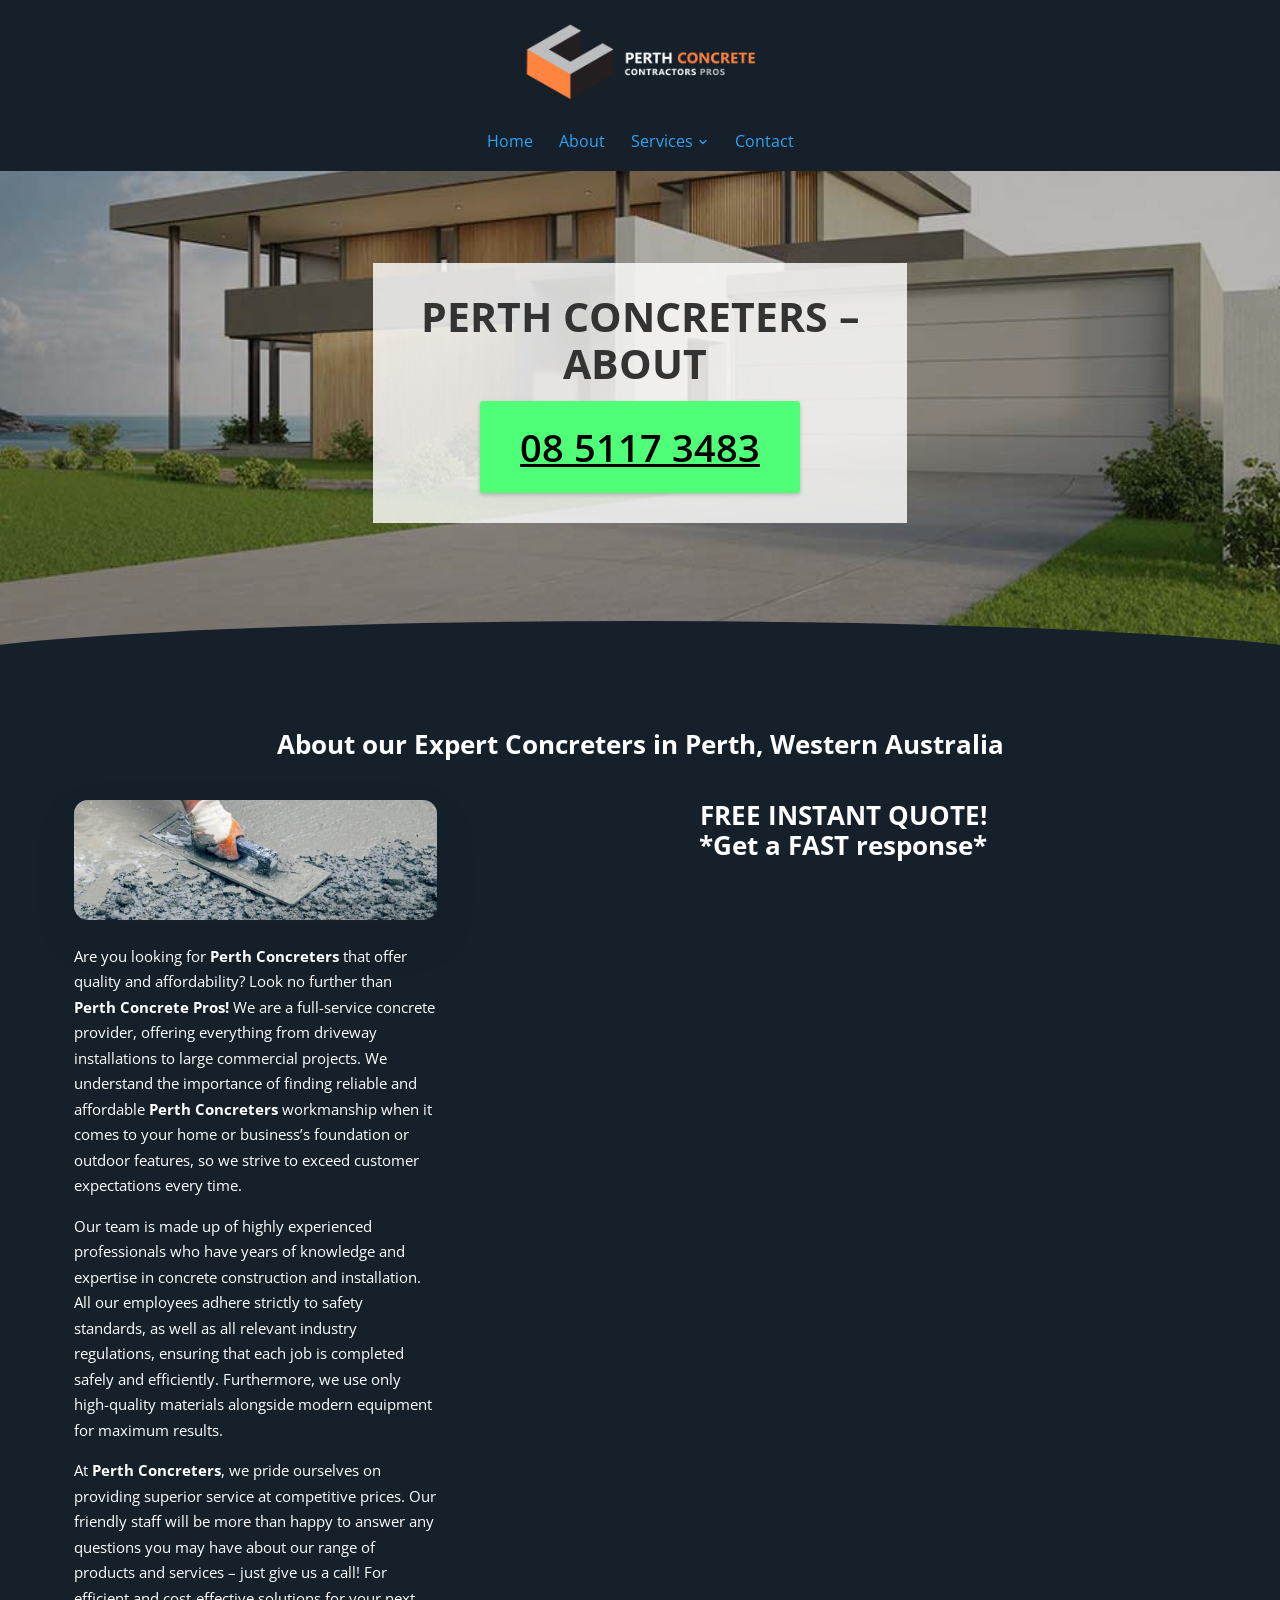
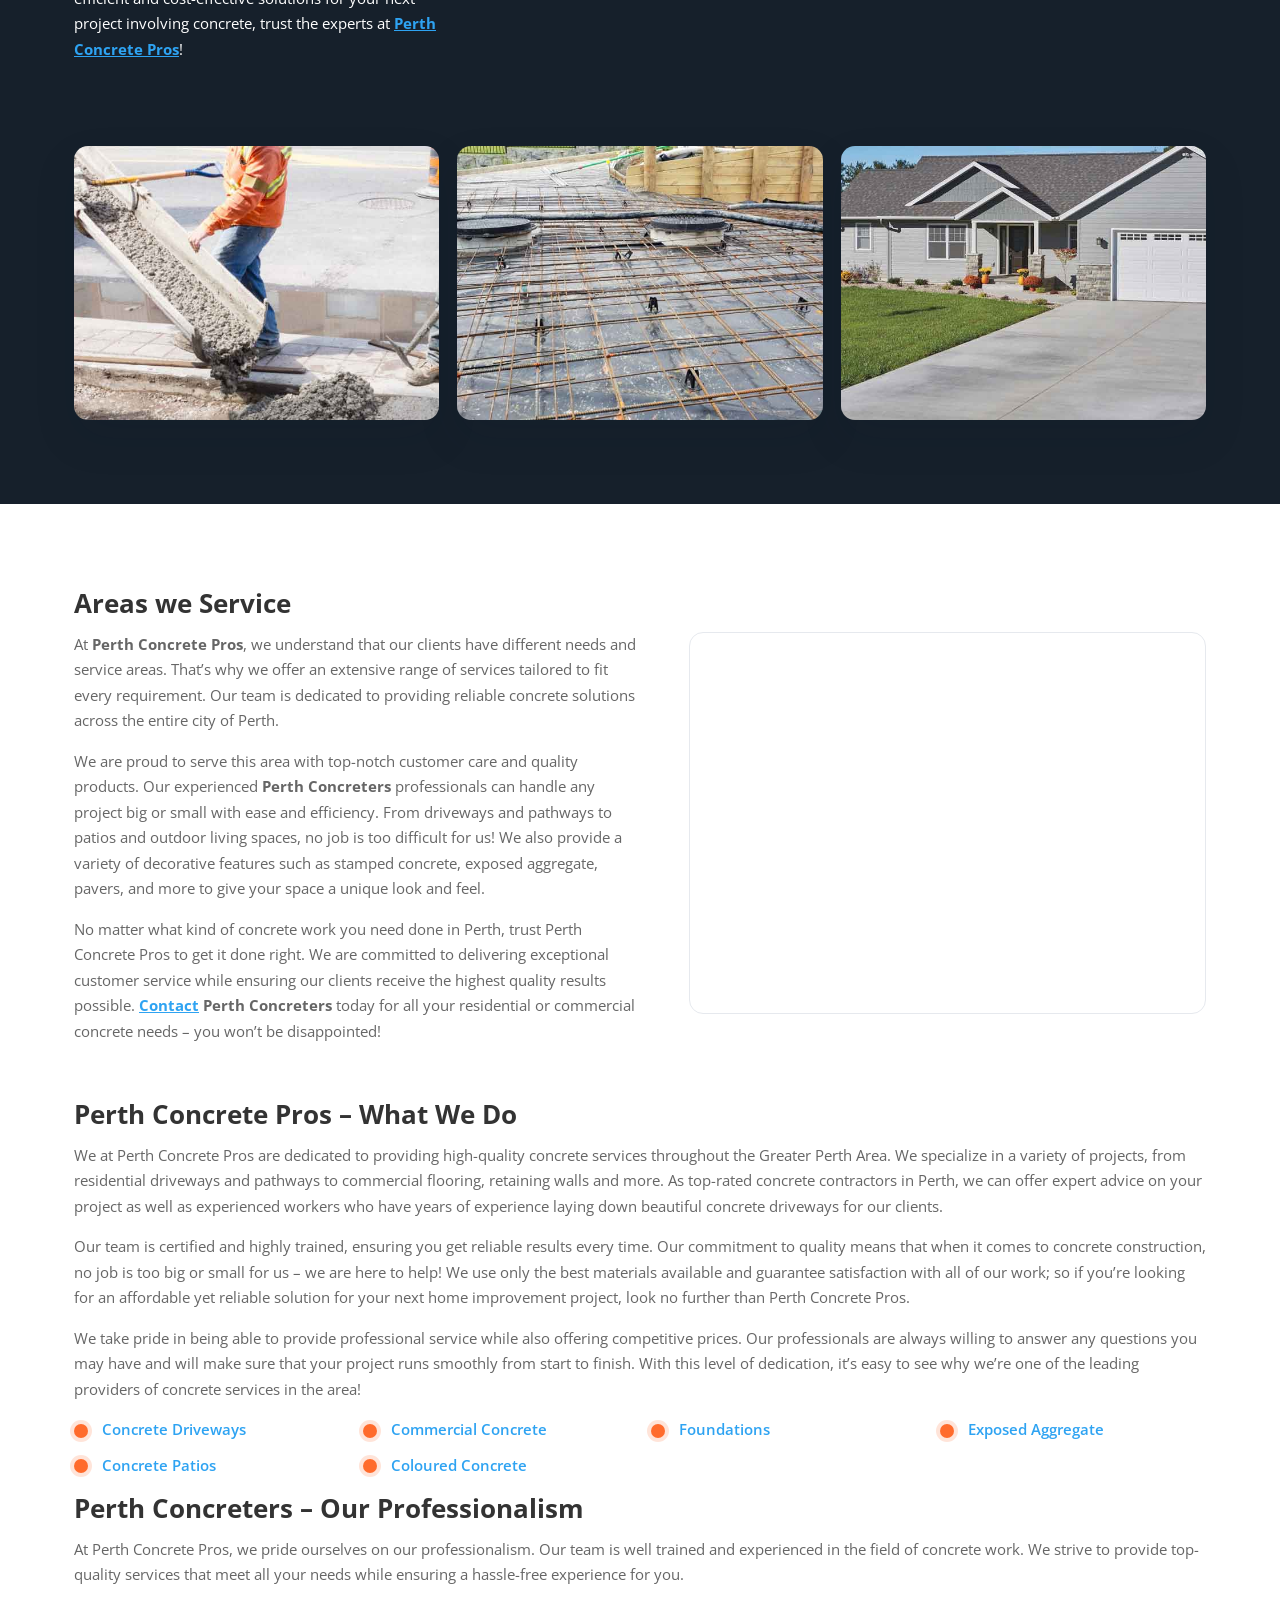
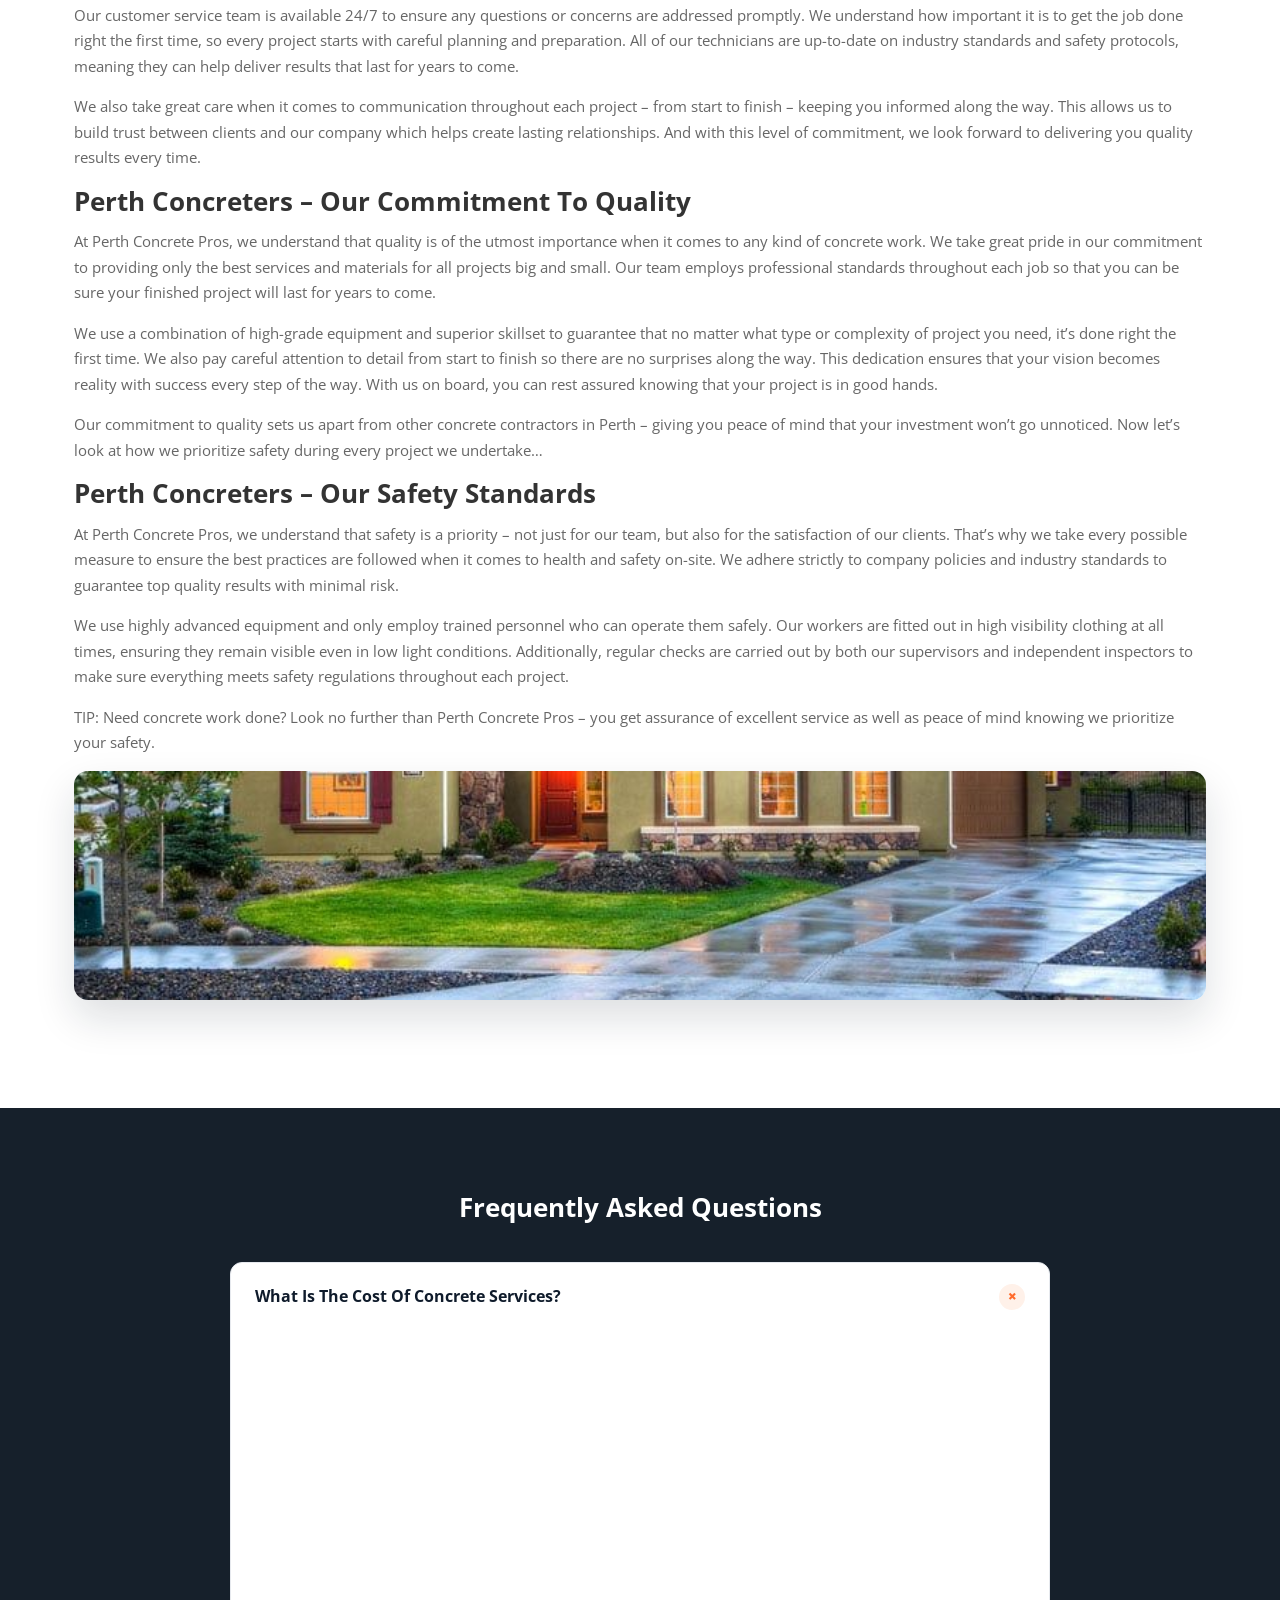
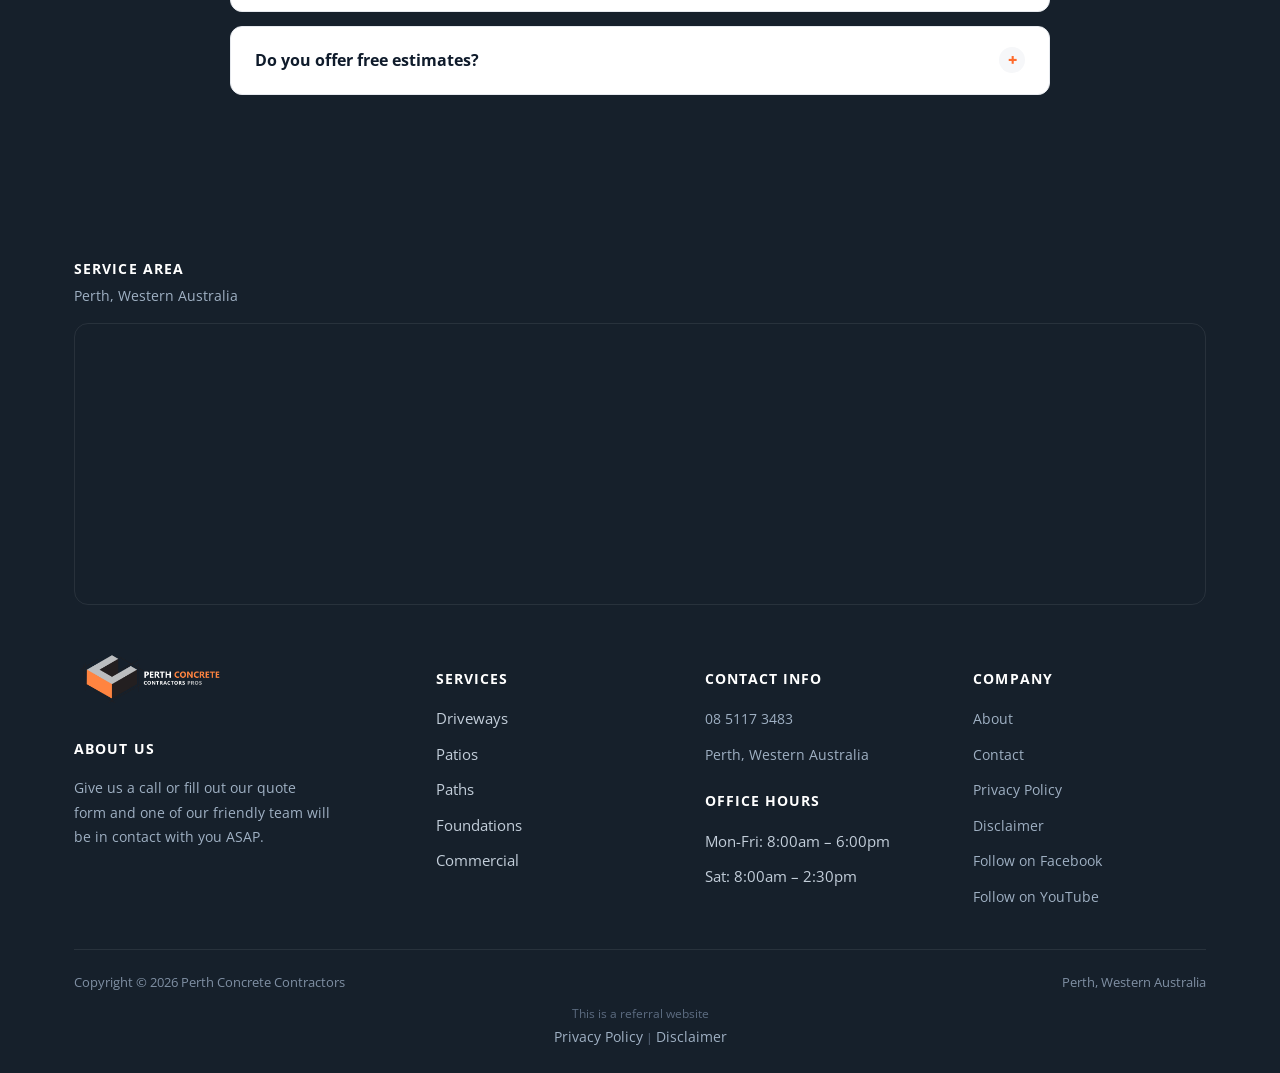
<file: about/index.html>
<!doctype html>
<html lang="en-AU">
<head>
<!-- Google tag (gtag.js) -->
<script async src="https://www.googletagmanager.com/gtag/js?id=G-BS13JQK4VR"></script>
<script>
  window.dataLayer = window.dataLayer || [];
  function gtag(){dataLayer.push(arguments);}
  gtag('js', new Date());
  gtag('config', 'G-BS13JQK4VR');
  gtag('config', 'AW-11095189985');
</script>
<meta charset="UTF-8">
<meta name="viewport" content="width=device-width, initial-scale=1.0">
<link rel="icon" href="/favicon-32.png" sizes="32x32" type="image/png">
<link rel="icon" href="/favicon-192.png" sizes="192x192" type="image/png">
<link rel="apple-touch-icon" href="/apple-touch-icon.png">
<title>Perth Concreters | About Us | No1 Concrete Services</title>
<meta name="description" content="Looking for Perth Concreters? We are a professional team on Concrete Contractors based in Perth, Western Australia. Get a free quote today!">
<meta name="robots" content="follow, index, max-snippet:-1, max-video-preview:-1, max-image-preview:large">
<link rel="canonical" href="https://perthconcretecontractors.com.au/about/">
<meta property="og:locale" content="en_US">
<meta property="og:type" content="article">
<meta property="og:title" content="Perth Concreters | About Us | No1 Concrete Services">
<meta property="og:description" content="Looking for Perth Concreters? We are a professional team on Concrete Contractors based in Perth, Western Australia. Get a free quote today!">
<meta property="og:url" content="https://perthconcretecontractors.com.au/about/">
<meta property="og:site_name" content="Perth Concrete Contractors | Driveways | Commercial">
<meta property="og:image" content="https://perthconcretecontractors.com.au/images/Perth-Concrete-Contractors-Logo-y-black.png">
<meta property="og:image:secure_url" content="https://perthconcretecontractors.com.au/images/Perth-Concrete-Contractors-Logo-y-black.png">
<meta property="og:image:width" content="1200">
<meta property="og:image:height" content="662">
<meta property="og:image:alt" content="Perth Concrete Contractors - Concreters in Perth">
<meta property="og:image:type" content="image/png">
<meta name="twitter:card" content="summary_large_image">
<meta name="twitter:title" content="Perth Concreters | About Us | No1 Concrete Services">
<meta name="twitter:description" content="Looking for Perth Concreters? We are a professional team on Concrete Contractors based in Perth, Western Australia. Get a free quote today!">
<meta name="twitter:image" content="https://perthconcretecontractors.com.au/images/Perth-Concrete-Contractors-Logo-y-black.png">
<meta name="twitter:label1" content="Time to read">
<meta name="twitter:data1" content="12 minutes">
<script type="application/ld+json">{"@context": "https://schema.org", "@graph": [{"@type": "Place", "@id": "https://perthconcretecontractors.com.au/#place", "address": {"@type": "PostalAddress", "streetAddress": "Daviesia turn Success", "addressLocality": "Western Australia", "addressRegion": "Perth", "postalCode": "6164", "addressCountry": "Australia"}}, {"@type": ["LocalBusiness", "Organization"], "@id": "https://perthconcretecontractors.com.au/#organization", "name": "Perth Concrete Contractors | Driveways | Commercial", "url": "https://perthconcretecontractors.com.au", "email": "info@perthconcretecontractors.com.au", "address": {"@type": "PostalAddress", "streetAddress": "Daviesia turn Success", "addressLocality": "Western Australia", "addressRegion": "Perth", "postalCode": "6164", "addressCountry": "Australia"}, "logo": {"@type": "ImageObject", "@id": "https://perthconcretecontractors.com.au/#logo", "url": "https://perthconcretecontractors.com.au/images/Perth-Concrete-Contractors-Logo-Square-Blue.png", "contentUrl": "https://perthconcretecontractors.com.au/images/Perth-Concrete-Contractors-Logo-Square-Blue.png", "caption": "Perth Concrete Contractors | Driveways | Commercial", "inLanguage": "en-US", "width": "600", "height": "600"}, "openingHours": ["Monday,Tuesday,Wednesday,Thursday,Friday 08:00-18:00", "Saturday 08:00-14:30"], "location": {"@id": "https://perthconcretecontractors.com.au/#place"}, "image": {"@id": "https://perthconcretecontractors.com.au/#logo"}, "telephone": "+61-8-5117-3483"}, {"@type": "WebSite", "@id": "https://perthconcretecontractors.com.au/#website", "url": "https://perthconcretecontractors.com.au", "name": "Perth Concrete Contractors | Driveways | Commercial", "publisher": {"@id": "https://perthconcretecontractors.com.au/#organization"}, "inLanguage": "en-US"}, {"@type": "ImageObject", "@id": "https://perthconcretecontractors.com.au/images/Perth-Concrete-Contractors-Logo-y-black.png", "url": "https://perthconcretecontractors.com.au/images/Perth-Concrete-Contractors-Logo-y-black.png", "width": "1200", "height": "662", "caption": "Perth Concrete Contractors - Concreters in Perth", "inLanguage": "en-US"}, {"@type": "AboutPage", "@id": "https://perthconcretecontractors.com.au/about/#webpage", "url": "https://perthconcretecontractors.com.au/about/", "name": "Perth Concreters | About Us | No1 Concrete Services", "datePublished": "2023-02-23T18:41:59+00:00", "dateModified": "2023-02-23T19:35:25+00:00", "isPartOf": {"@id": "https://perthconcretecontractors.com.au/#website"}, "primaryImageOfPage": {"@id": "https://perthconcretecontractors.com.au/images/Perth-Concrete-Contractors-Logo-y-black.png"}, "inLanguage": "en-US"}]}</script>
<script type="application/ld+json">{"@context": "https://schema.org", "@type": "BreadcrumbList", "itemListElement": [{"@type": "ListItem", "position": 1, "name": "Home", "item": "https://perthconcretecontractors.com.au/"}, {"@type": "ListItem", "position": 2, "name": "About", "item": "https://perthconcretecontractors.com.au/about/"}]}</script>
<script type="application/ld+json">{"@context": "https://schema.org", "@type": "FAQPage", "mainEntity": [{"@type": "Question", "name": "What Is The Cost Of Concrete Services?", "acceptedAnswer": {"@type": "Answer", "text": "At Perth Concrete Pros, we understand that cost is an important factor when it comes to your project. We strive to provide you with the best value for money and our services are competitively priced. Our team of experienced professionals will work together to ensure that all costs associated with your job are clearly outlined before beginning any work. We have a range of packages available, depending on the scope and complexity of the project. Whether you need a simple repair or something more complex like sidewalk installation, we can help. With years of experience in the industry, our experts know exactly how much each component of your concrete project will cost so there are no surprises down the line. Rest assured that whatever package you choose, you’ll be getting quality service at an affordable price."}}, {"@type": "Question", "name": "Do you offer free estimates?", "acceptedAnswer": {"@type": "Answer", "text": "At Perth Concrete Pros, we understand how important it is to have an accurate estimate of the costs for a project before you commit. That’s why we offer free estimates on all our services! With this service, customers can get an idea of what their job may cost without any obligation. We are confident in providing quality work at competitive prices and believe that our estimates will reflect that. We take great care in estimating accurately so that customers know exactly what they’re getting when they use us as their concrete specialists. Plus, with free estimates available, there’s no risk or hassle involved in finding out more about our services – simply contact us today and get your free assessment!"}}]}</script>
<link rel="preconnect" href="https://fonts.googleapis.com">
<link rel="preconnect" href="https://fonts.gstatic.com" crossorigin>
<link rel="preload" as="style" href="https://fonts.googleapis.com/css2?family=Open+Sans:wght@400;600;700;800&display=swap" onload="this.onload=null;this.rel='stylesheet'">
<noscript><link rel="stylesheet" href="https://fonts.googleapis.com/css2?family=Open+Sans:wght@400;600;700;800&display=swap"></noscript>
<link rel="stylesheet" href="/css/style.css">
<style id="mnfix">.mobile-menu.open{max-height:calc(100vh - 150px);max-height:calc(100dvh - 150px);overflow-y:auto;-webkit-overflow-scrolling:touch;overscroll-behavior:contain}.mobile-menu.msub-ready .mobile-submenu{display:none}.mobile-menu.msub-ready .mobile-submenu.open{display:flex}.mobile-menu a.msub-parent{display:flex;justify-content:space-between;align-items:center}.mobile-menu a.msub-parent::after{content:"";width:8px;height:8px;border-right:2px solid currentColor;border-bottom:2px solid currentColor;transform:rotate(45deg);margin-right:6px;transition:transform .2s}.mobile-menu a.msub-parent[aria-expanded=true]::after{transform:rotate(-135deg)}</style></head>
<body class="">
<header class="classic">
  <div class="c-head wrap">
    <a href="/" class="brand"><img src="/images/Perth-Concrete-Contractors-Logo-clear.png" alt="Perth Concrete Contractors" width="1200" height="428"></a>
    <nav class="links"><a href="/">Home</a><a href="/about/">About</a><div class="nav-item"><a href="/services/">Services <svg viewBox="0 0 24 24" fill="none" stroke-width="2.4" stroke-linecap="round" stroke-linejoin="round"><path d="m6 9 6 6 6-6"/></svg></a><div class="nav-dropdown"><a href="/driveways/">Driveways</a><a href="/commercial/">Commercial</a><a href="/coloured-concrete/">Coloured Concrete</a><a href="/exposed-aggregate/">Exposed Aggregate</a><a href="/foundations/">Foundations</a><a href="/patios/">Patios</a></div></div><a href="/contact/">Contact</a></nav>
    <button type="button" class="hamburger-btn" id="hamburgerBtn" aria-label="Open menu" aria-expanded="false"><svg viewBox="0 0 24 24" fill="none" stroke="#fff" stroke-width="2.4" stroke-linecap="round" stroke-linejoin="round"><path d="M4 7h16M4 12h16M4 17h16"/></svg></button>
  </div>
  <div class="mobile-menu" id="mobileMenu"><a href="/">Home</a><a href="/about/">About</a><a href="/services/">Services</a><div class="mobile-submenu"><a href="/driveways/">Driveways</a><a href="/commercial/">Commercial</a><a href="/coloured-concrete/">Coloured Concrete</a><a href="/exposed-aggregate/">Exposed Aggregate</a><a href="/foundations/">Foundations</a><a href="/patios/">Patios</a></div><a href="/contact/">Contact</a><a href="tel:0851173483" class="mobile-menu-phone">Call 08 5117 3483</a></div>
</header>
<main>
<section class="hero-c next-dark" id="top"><div class="hero-c-box"><div class="row"><div class="text"><h1>Perth Concreters – ABOUT </h1></div><p class="btn-wrap"><a class="btn btn-primary" href="tel:+61851173483">08 5117 3483</a></p></div></div></section>
<section class="sec-dark"><div class="wrap"><div class="row"><div class="text">

<h2>About our Expert Concreters in Perth, Western Australia</h2>

</div></div><div class="row cols cols-2 formrow"><div class="col"><div class="figure"><img src="/images/c1-e1657133706240.jpg" alt="Perth Concreters" width="1100" height="365" loading="lazy" decoding="async"></div><div class="text"><p>Are you looking for <strong>Perth Concreters</strong> that offer quality and affordability? Look no further than <strong>Perth Concrete Pros!</strong> We are a full-service concrete provider, offering everything from driveway installations to large commercial projects. We understand the importance of finding reliable and affordable <strong>Perth Concreters </strong>workmanship when it comes to your home or business’s foundation or outdoor features, so we strive to exceed customer expectations every time.</p>
<p>Our team is made up of highly experienced professionals who have years of knowledge and expertise in concrete construction and installation. All our employees adhere strictly to safety standards, as well as all relevant industry regulations, ensuring that each job is completed safely and efficiently. Furthermore, we use only high-quality materials alongside modern equipment for maximum results.</p>
<p>At <strong>Perth Concreters</strong>, we pride ourselves on providing superior service at competitive prices. Our friendly staff will be more than happy to answer any questions you may have about our range of products and services – just give us a call! For efficient and cost-effective solutions for your next project involving concrete, trust the experts at <a href="/">Perth Concrete Pros</a>!</p></div></div><div class="col"><div class="text"><h2>FREE INSTANT QUOTE!<br>​<strong>*Get a FAST response*</strong></h2></div><div class="form-card"><iframe src="https://api.leadconnectorhq.com/widget/form/tJIx1ZRzQtjFQvw0ZbcG" style="width:100%;height:100%;min-height:825px;border:none;border-radius:14px" id="inline-tJIx1ZRzQtjFQvw0ZbcG" data-layout="{'id':'INLINE'}" data-trigger-type="alwaysShow" data-trigger-value="" data-activation-type="alwaysActivated" data-activation-value="" data-deactivation-type="neverDeactivate" data-deactivation-value="" data-form-name="Perth Concrete" data-height="825" data-layout-iframe-id="inline-tJIx1ZRzQtjFQvw0ZbcG" data-form-id="tJIx1ZRzQtjFQvw0ZbcG" data-cookie-consent="true" data-cookie-consent-provider="auto" title="Perth Concrete"></iframe></div></div></div><div class="row gallery-grid"><div class="figure"><img src="/images/d1.jpg" alt="servicing concrete pouring Perth Concreters" width="800" height="480" loading="lazy" decoding="async"></div><div class="figure"><img src="/images/d2.jpg" alt="starting process of concrete driveway" width="800" height="480" loading="lazy" decoding="async"></div><div class="figure"><img src="/images/d3.jpg" alt="new driveway from Perth Concreters" width="800" height="480" loading="lazy" decoding="async"></div></div></div></section>
<section class=""><div class="wrap"><div class="row cols cols-2"><div class="col"><div class="text"><h2>Areas we Service</h2>
<p>At <strong>Perth Concrete Pros</strong>, we understand that our clients have different needs and service areas. That’s why we offer an extensive range of services tailored to fit every requirement. Our team is dedicated to providing reliable concrete solutions across the entire city of Perth.</p>
<p>We are proud to serve this area with top-notch customer care and quality products. Our experienced <strong>Perth Concreters </strong>professionals can handle any project big or small with ease and efficiency. From driveways and pathways to patios and outdoor living spaces, no job is too difficult for us! We also provide a variety of decorative features such as stamped concrete, exposed aggregate, pavers, and more to give your space a unique look and feel.</p>
<p>No matter what kind of concrete work you need done in Perth, trust Perth Concrete Pros to get it done right. We are committed to delivering exceptional customer service while ensuring our clients receive the highest quality results possible. <a href="/contact/">Contact</a> <strong>Perth Concreters</strong> today for all your residential or commercial concrete needs – you won’t be disappointed!</p></div></div><div class="col"><div class="map-embed"><iframe src="https://www.google.com/maps/embed?pb=!1m14!1m8!1m3!1d432906.06061080005!2d115.9615356!3d-32.0400639!3m2!1i1024!2i768!4f13.1!3m3!1m2!1s0xa9e633cbb9cd3c1d%3A0x9f01a33f4bfb2148!2sPerth%20Concrete%20Contractors!5e0!3m2!1sen!2sau!4v1677081987521!5m2!1sen!2sau" width="600" height="380" style="border:0" allowfullscreen loading="lazy" referrerpolicy="no-referrer-when-downgrade" title="Perth Concrete Contractors service area map"></iframe></div></div></div><div class="row"><div class="text"><h2><strong>Perth Concrete Pros – </strong>What We Do</h2>
<p>We at Perth Concrete Pros are dedicated to providing high-quality concrete services throughout the Greater Perth Area. We specialize in a variety of projects, from residential driveways and pathways to commercial flooring, retaining walls and more. As top-rated concrete contractors in Perth, we can offer expert advice on your project as well as experienced workers who have years of experience laying down beautiful concrete driveways for our clients.</p>
<p>Our team is certified and highly trained, ensuring you get reliable results every time. Our commitment to quality means that when it comes to concrete construction, no job is too big or small for us – we are here to help! We use only the best materials available and guarantee satisfaction with all of our work; so if you’re looking for an affordable yet reliable solution for your next home improvement project, look no further than Perth Concrete Pros.</p>
<p>We take pride in being able to provide professional service while also offering competitive prices. Our professionals are always willing to answer any questions you may have and will make sure that your project runs smoothly from start to finish. With this level of dedication, it’s easy to see why we’re one of the leading providers of concrete services in the area!</p>
<ul>
<li><strong><a href="/driveways/">Concrete Driveways</a></strong></li>
<li><strong><a href="/commercial/">Commercial Concrete</a></strong></li>
<li><strong><a href="/foundations/">Foundations</a></strong></li>
<li><strong><a href="/exposed-aggregate/">Exposed Aggregate</a></strong></li>
<li><strong><a href="/patios/">Concrete Patios</a></strong></li>
<li><strong><a href="/coloured-concrete/">Coloured Concrete</a></strong></li>
</ul>

<h2><strong>Perth Concreters</strong><strong> – </strong>Our Professionalism</h2>
<p>At Perth Concrete Pros, we pride ourselves on our professionalism. Our team is well trained and experienced in the field of concrete work. We strive to provide top-quality services that meet all your needs while ensuring a hassle-free experience for you.</p>
<p>Our customer service team is available 24/7 to ensure any questions or concerns are addressed promptly. We understand how important it is to get the job done right the first time, so every project starts with careful planning and preparation. All of our technicians are up-to-date on industry standards and safety protocols, meaning they can help deliver results that last for years to come.</p>
<p>We also take great care when it comes to communication throughout each project – from start to finish – keeping you informed along the way. This allows us to build trust between clients and our company which helps create lasting relationships. And with this level of commitment, we look forward to delivering you quality results every time.</p>
<h2><strong>Perth Concreters</strong><strong> – </strong>Our Commitment To Quality</h2>
<p>At Perth Concrete Pros, we understand that quality is of the utmost importance when it comes to any kind of concrete work. We take great pride in our commitment to providing only the best services and materials for all projects big and small. Our team employs professional standards throughout each job so that you can be sure your finished project will last for years to come.</p>
<p>We use a combination of high-grade equipment and superior skillset to guarantee that no matter what type or complexity of project you need, it’s done right the first time. We also pay careful attention to detail from start to finish so there are no surprises along the way. This dedication ensures that your vision becomes reality with success every step of the way. With us on board, you can rest assured knowing that your project is in good hands.</p>
<p>Our commitment to quality sets us apart from other concrete contractors in Perth – giving you peace of mind that your investment won’t go unnoticed. Now let’s look at how we prioritize safety during every project we undertake…</p>
<h2><strong>Perth Concreters – </strong>Our Safety Standards</h2>
<p>At Perth Concrete Pros, we understand that safety is a priority – not just for our team, but also for the satisfaction of our clients. That’s why we take every possible measure to ensure the best practices are followed when it comes to health and safety on-site. We adhere strictly to company policies and industry standards to guarantee top quality results with minimal risk.</p>
<p>We use highly advanced equipment and only employ trained personnel who can operate them safely. Our workers are fitted out in high visibility clothing at all times, ensuring they remain visible even in low light conditions. Additionally, regular checks are carried out by both our supervisors and independent inspectors to make sure everything meets safety regulations throughout each project.</p>
<p>TIP: Need concrete work done? Look no further than Perth Concrete Pros – you get assurance of excellent service as well as peace of mind knowing we prioritize your safety.</p></div><div class="figure"><img src="/images/b4.jpg" alt="Sunshine Coast driveways service" width="800" height="162" loading="lazy" decoding="async"></div></div></div></section>
<section class="sec-dark"><div class="wrap"><div class="row"><div class="text"><h2>Frequently Asked Questions</h2></div></div><div class="row"><div class="faq-wrap"><details class="faq-item" open><summary>What Is The Cost Of Concrete Services?<span class="faq-icon">+</span></summary><div class="faq-answer"><p>At Perth Concrete Pros, we understand that cost is an important factor when it comes to your project. We strive to provide you with the best value for money and our services are competitively priced. Our team of experienced professionals will work together to ensure that all costs associated with your job are clearly outlined before beginning any work.</p>
<p>We have a range of packages available, depending on the scope and complexity of the project. Whether you need a simple repair or something more complex like sidewalk installation, we can help. With years of experience in the industry, our experts know exactly how much each component of your concrete project will cost so there are no surprises down the line. Rest assured that whatever package you choose, you’ll be getting quality service at an affordable price.</p></div></details><details class="faq-item" ><summary>Do you offer free estimates?<span class="faq-icon">+</span></summary><div class="faq-answer"><p>At Perth Concrete Pros, we understand how important it is to have an accurate estimate of the costs for a project before you commit. That’s why we offer free estimates on all our services! With this service, customers can get an idea of what their job may cost without any obligation.</p>
<p>We are confident in providing quality work at competitive prices and believe that our estimates will reflect that. We take great care in estimating accurately so that customers know exactly what they’re getting when they use us as their concrete specialists. Plus, with free estimates available, there’s no risk or hassle involved in finding out more about our services – simply contact us today and get your free assessment!</p></div></details></div></div></div></section>
</main>
<footer>
  <div class="wrap">
    <div class="footer-map-head"><h4>Service Area</h4><p>Perth, Western Australia</p></div><div class="footer-map"><iframe src="https://www.google.com/maps/embed?pb=!1m14!1m8!1m3!1d865812.120275873!2d115.96153600000001!3d-32.040064!3m2!1i1024!2i768!4f13.1!3m3!1m2!1s0xa9e633cbb9cd3c1d%3A0x9f01a33f4bfb2148!2sPerth%20Concrete%20Contractors!5e0!3m2!1sen!2sau!4v1680378645197!5m2!1sen!2sau" width="600" height="280" style="border:0" allowfullscreen loading="lazy" referrerpolicy="no-referrer-when-downgrade" title="Perth Concrete Contractors service area map"></iframe></div>
    <div class="footer-grid "><div class="footer-brand"><a href="/" class="brand"><img src="/images/Perth-Concrete-Contractors-Logo-clear.png" alt="Perth Concrete Contractors" width="1200" height="428" loading="lazy"></a><h4>About us</h4><p>Give us a call or fill out our quote form and one of our friendly team will be in contact with you ASAP.</p></div><div><h4>Services</h4><ul><li>Driveways</li><li>Patios</li><li>Paths</li><li>Foundations</li><li>Commercial</li></ul></div><div><h4>Contact Info</h4><ul><li><a href="tel:0851173483">08 5117 3483</a></li><li><a href="https://goo.gl/maps/rHezCq25R7YQ8wE47" target="_blank" rel="noopener">Perth, Western Australia</a></li></ul><h4 style="margin-top:22px;">Office Hours</h4><ul><li>Mon-Fri: 8:00am &ndash; 6:00pm</li><li>Sat: 8:00am &ndash; 2:30pm</li></ul></div><div><h4>Company</h4><ul><li><a href="/about/">About</a></li><li><a href="/contact/">Contact</a></li><li><a href="/privacy-policy/">Privacy Policy</a></li><li><a href="/disclaimer/">Disclaimer</a></li><li><a href="https://www.facebook.com/profile.php?id=100091002864021" target="_blank" rel="noopener">Follow on Facebook</a></li><li><a href="https://www.youtube.com/channel/UCpMxHk8IWMjscxCyCtUEy-g" target="_blank" rel="noopener">Follow on YouTube</a></li></ul></div></div>
    <div class="footer-bottom"><span>Copyright &copy; 2026 Perth Concrete Contractors</span><span>Perth, Western Australia</span></div>
    <div class="footer-disclosure">This is a referral website<br><a href="/privacy-policy/">Privacy Policy</a> | <a href="/disclaimer/">Disclaimer</a></div>
  </div>
</footer>
<script>
(function(){var b=document.getElementById('hamburgerBtn'),m=document.getElementById('mobileMenu');if(!b||!m)return;b.addEventListener('click',function(){var o=m.classList.toggle('open');b.setAttribute('aria-expanded',o?'true':'false');});})();
</script>
<script src="https://link.msgsndr.com/js/form_embed.js" defer></script>
<script id="mnfixjs">(function(){var m=document.getElementById("mobileMenu");if(!m)return;m.querySelectorAll(".mobile-submenu").forEach(function(s){var p=s.previousElementSibling;if(!p||p.tagName!=="A")return;var a=document.createElement("a");a.href=p.getAttribute("href");a.textContent="All "+p.textContent.trim();s.insertBefore(a,s.firstChild);m.classList.add("msub-ready");p.classList.add("msub-parent");p.setAttribute("aria-expanded","false");p.addEventListener("click",function(e){e.preventDefault();var o=s.classList.toggle("open");p.setAttribute("aria-expanded",o?"true":"false")})});var b=document.getElementById("hamburgerBtn");document.addEventListener("pointerdown",function(e){if(!m.classList.contains("open")||m.contains(e.target)||(b&&b.contains(e.target)))return;m.classList.remove("open");if(b)b.setAttribute("aria-expanded","false")})})();</script></body>
</html>
</file>
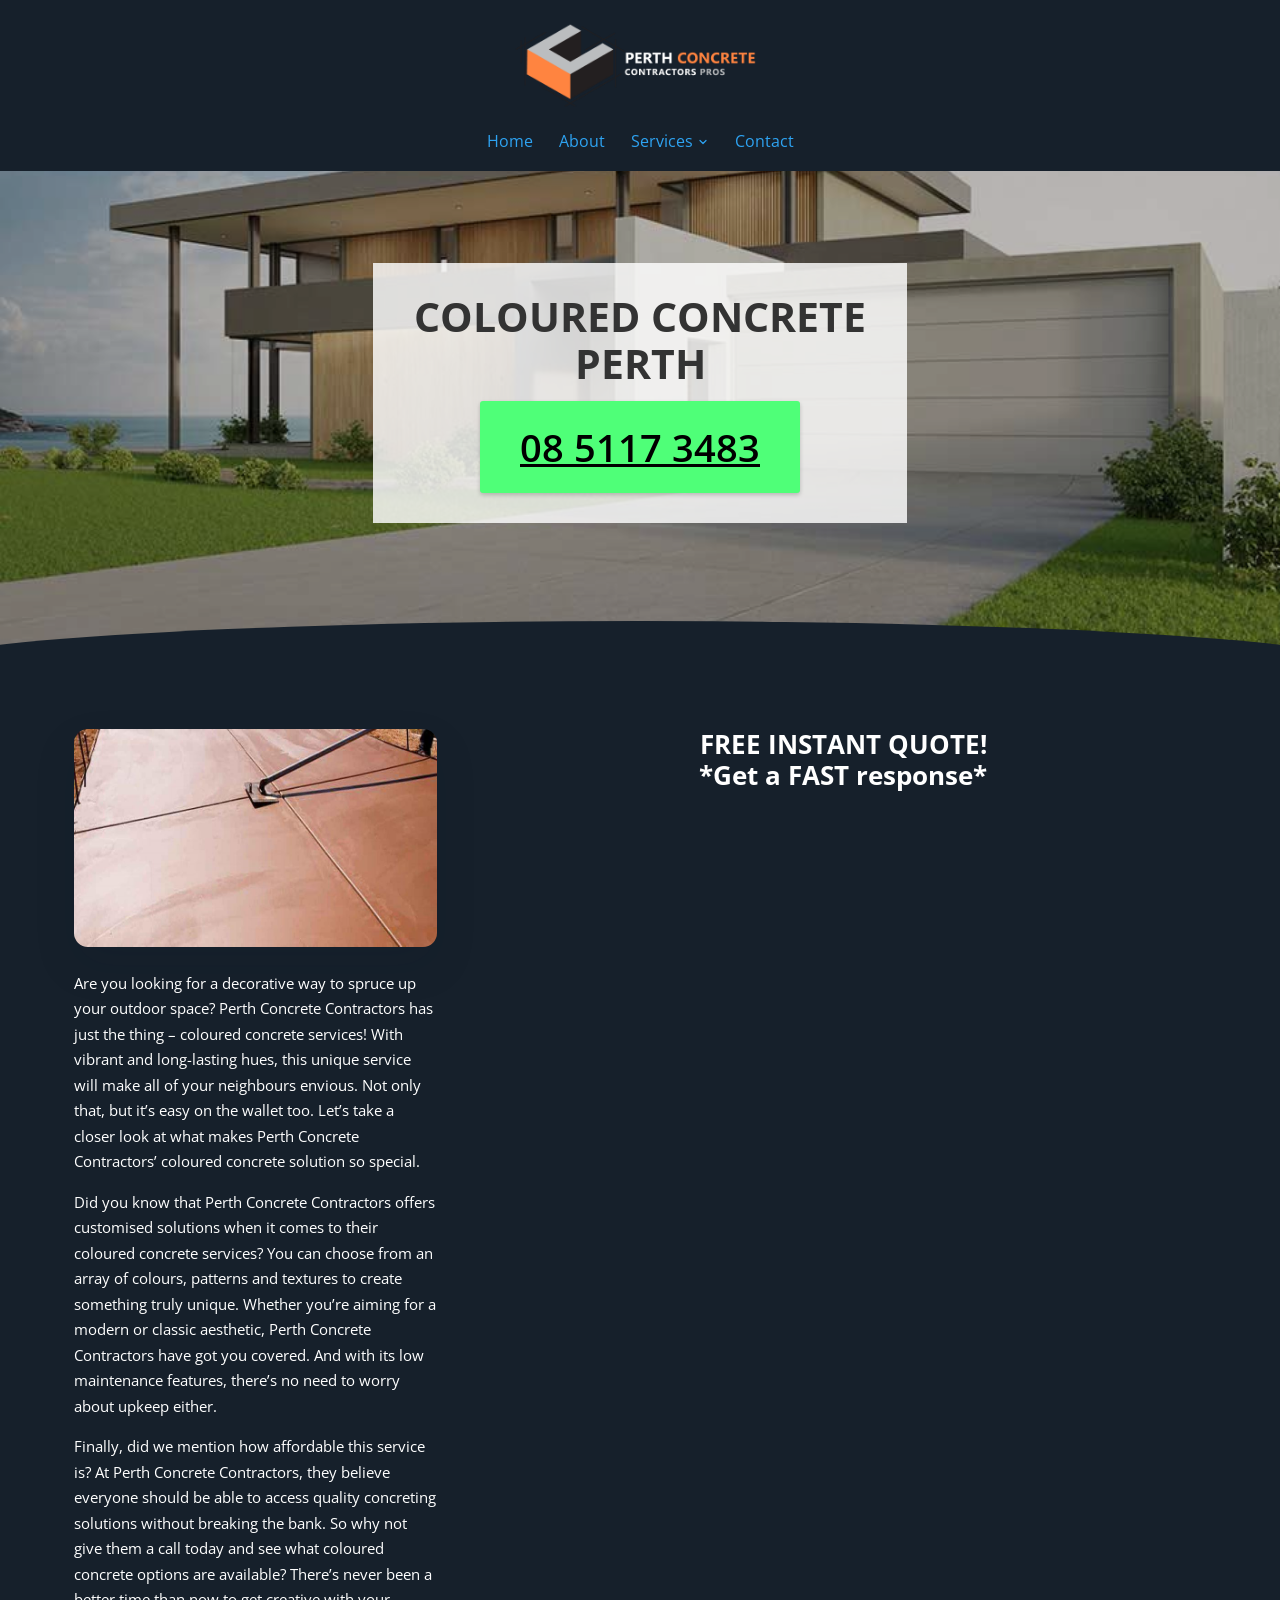
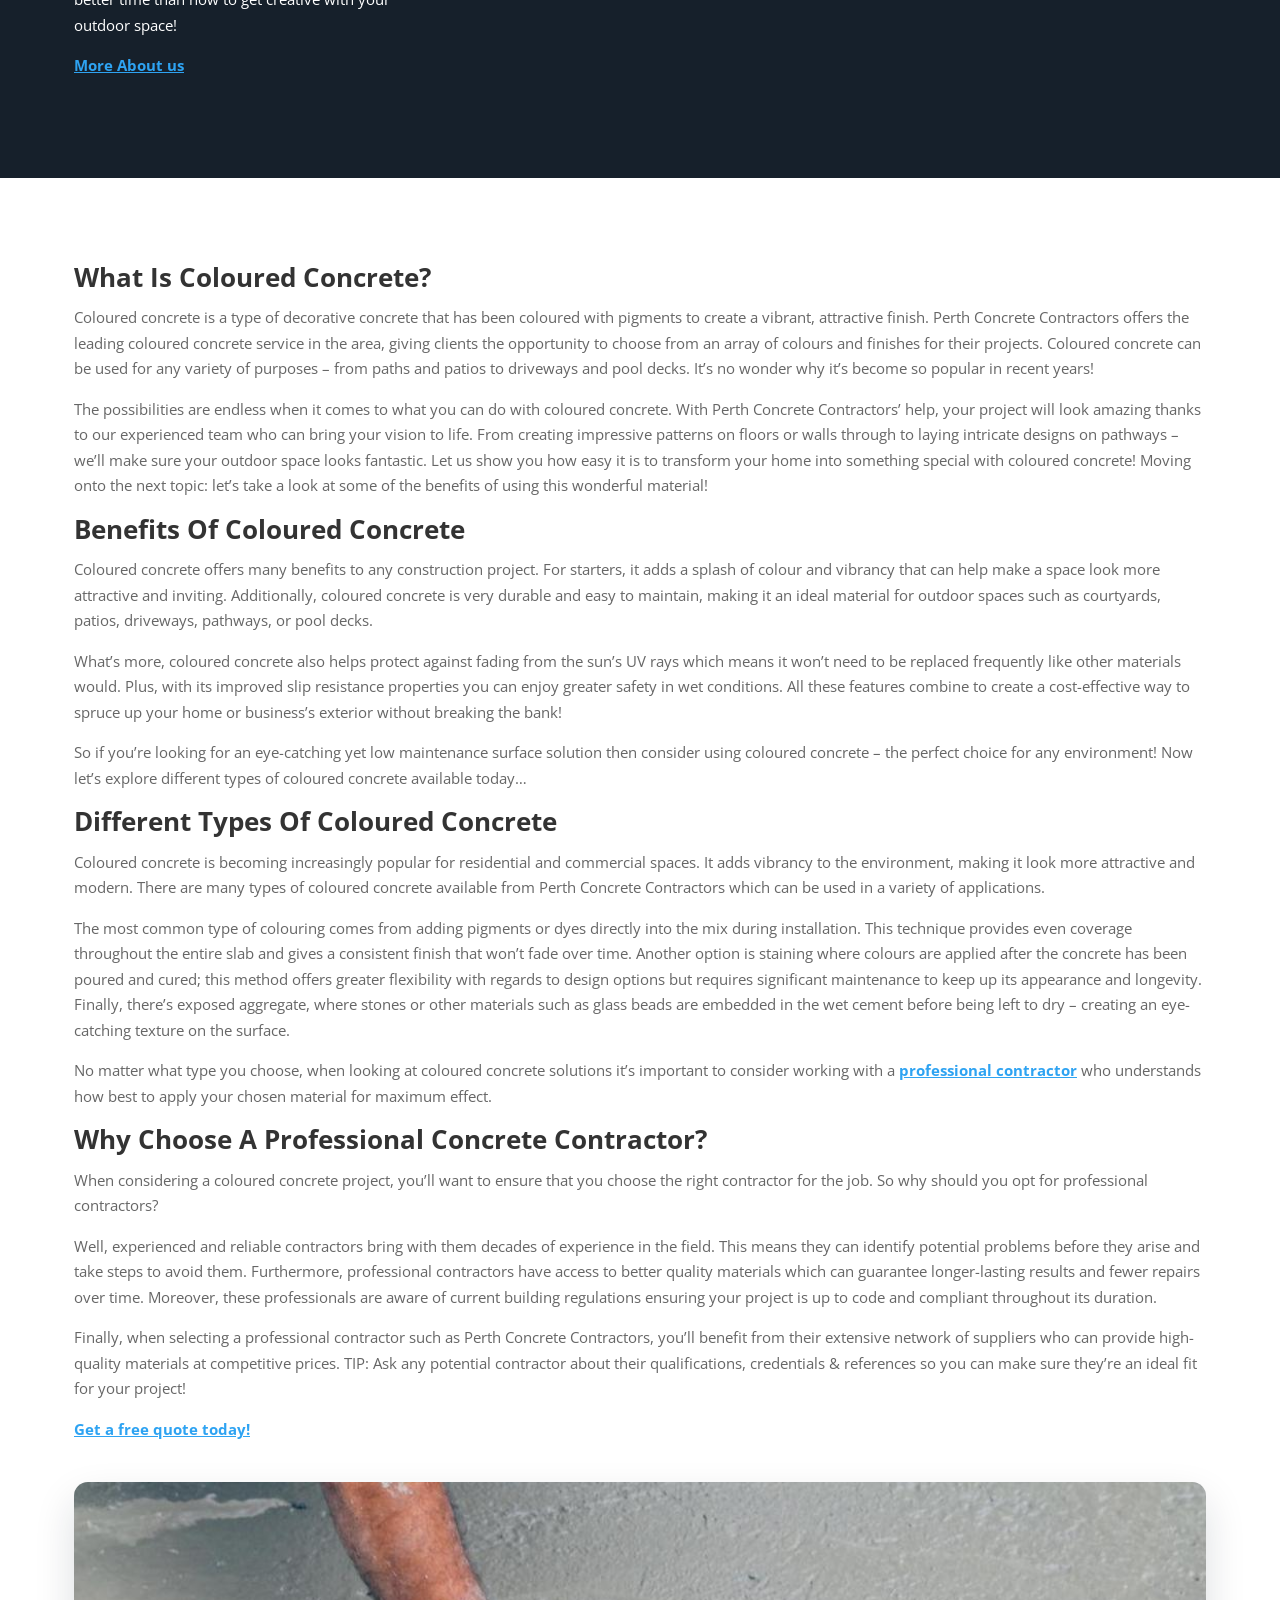
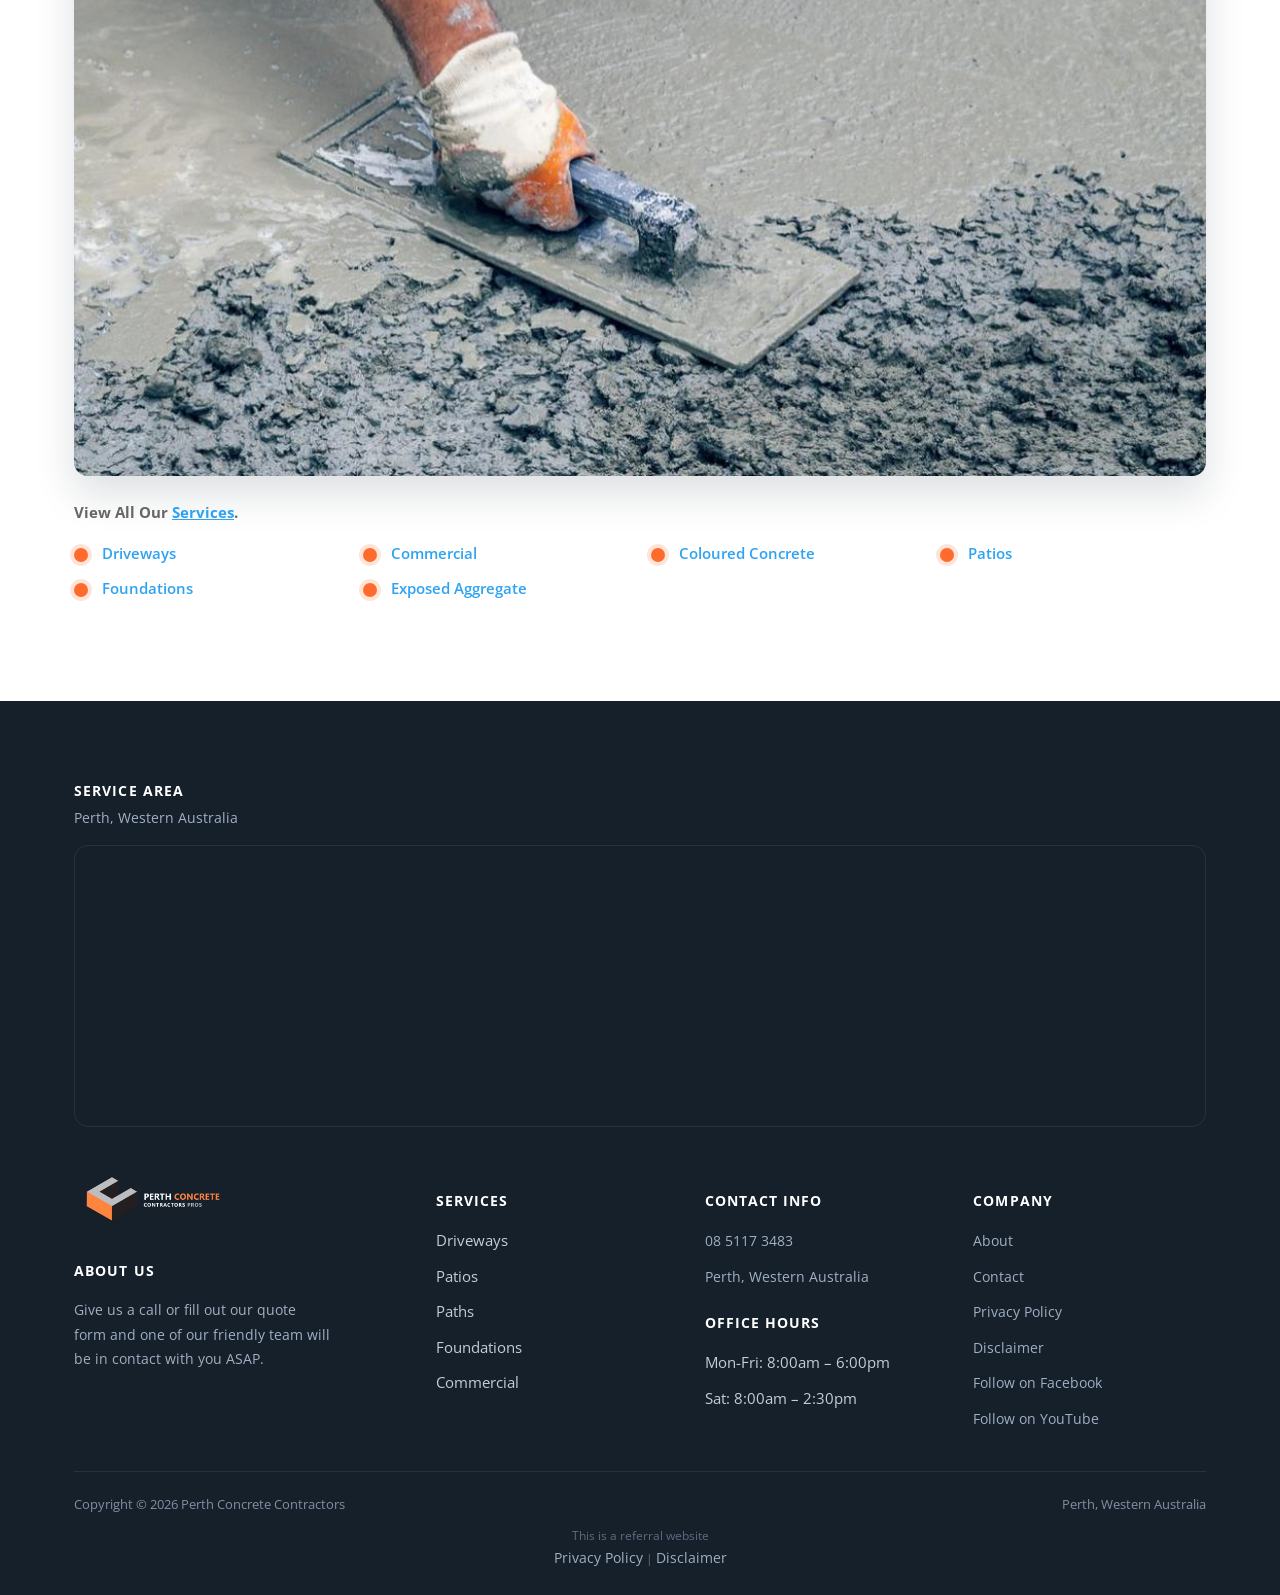
<file: coloured-concrete/index.html>
<!doctype html>
<html lang="en-AU">
<head>
<!-- Google tag (gtag.js) -->
<script async src="https://www.googletagmanager.com/gtag/js?id=G-BS13JQK4VR"></script>
<script>
  window.dataLayer = window.dataLayer || [];
  function gtag(){dataLayer.push(arguments);}
  gtag('js', new Date());
  gtag('config', 'G-BS13JQK4VR');
  gtag('config', 'AW-11095189985');
</script>
<meta charset="UTF-8">
<meta name="viewport" content="width=device-width, initial-scale=1.0">
<link rel="icon" href="/favicon-32.png" sizes="32x32" type="image/png">
<link rel="icon" href="/favicon-192.png" sizes="192x192" type="image/png">
<link rel="apple-touch-icon" href="/apple-touch-icon.png">
<title>Coloured Concrete Perth | No1 Concreters Wester Australia</title>
<meta name="description" content="Looking for Coloured Concrete Perth? We service all of perth with expert concreter services. Coloured Concrete, Driveways, Paths and More">
<meta name="robots" content="follow, index, max-snippet:-1, max-video-preview:-1, max-image-preview:large">
<link rel="canonical" href="https://perthconcretecontractors.com.au/coloured-concrete/">
<meta property="og:locale" content="en_US">
<meta property="og:type" content="article">
<meta property="og:title" content="Coloured Concrete Perth | No1 Concreters Wester Australia">
<meta property="og:description" content="Looking for Coloured Concrete Perth? We service all of perth with expert concreter services. Coloured Concrete, Driveways, Paths and More">
<meta property="og:url" content="https://perthconcretecontractors.com.au/coloured-concrete/">
<meta property="og:site_name" content="Perth Concrete Contractors | Driveways | Commercial">
<meta property="og:image" content="https://perthconcretecontractors.com.au/images/Perth-Concrete-Contractors-Logo-y-black.png">
<meta property="og:image:secure_url" content="https://perthconcretecontractors.com.au/images/Perth-Concrete-Contractors-Logo-y-black.png">
<meta property="og:image:width" content="1200">
<meta property="og:image:height" content="662">
<meta property="og:image:alt" content="Perth Concrete Contractors - Concreters in Perth">
<meta property="og:image:type" content="image/png">
<meta name="twitter:card" content="summary_large_image">
<meta name="twitter:title" content="Coloured Concrete Perth | No1 Concreters Wester Australia">
<meta name="twitter:description" content="Looking for Coloured Concrete Perth? We service all of perth with expert concreter services. Coloured Concrete, Driveways, Paths and More">
<meta name="twitter:image" content="https://perthconcretecontractors.com.au/images/Perth-Concrete-Contractors-Logo-y-black.png">
<meta name="twitter:label1" content="Time to read">
<meta name="twitter:data1" content="7 minutes">
<script type="application/ld+json">{"@context": "https://schema.org", "@graph": [{"@type": "Place", "@id": "https://perthconcretecontractors.com.au/#place", "address": {"@type": "PostalAddress", "streetAddress": "Daviesia turn Success", "addressLocality": "Western Australia", "addressRegion": "Perth", "postalCode": "6164", "addressCountry": "Australia"}}, {"@type": ["LocalBusiness", "Organization"], "@id": "https://perthconcretecontractors.com.au/#organization", "name": "Perth Concrete Contractors | Driveways | Commercial", "url": "https://perthconcretecontractors.com.au", "email": "info@perthconcretecontractors.com.au", "address": {"@type": "PostalAddress", "streetAddress": "Daviesia turn Success", "addressLocality": "Western Australia", "addressRegion": "Perth", "postalCode": "6164", "addressCountry": "Australia"}, "logo": {"@type": "ImageObject", "@id": "https://perthconcretecontractors.com.au/#logo", "url": "https://perthconcretecontractors.com.au/images/Perth-Concrete-Contractors-Logo-Square-Blue.png", "contentUrl": "https://perthconcretecontractors.com.au/images/Perth-Concrete-Contractors-Logo-Square-Blue.png", "caption": "Perth Concrete Contractors | Driveways | Commercial", "inLanguage": "en-US", "width": "600", "height": "600"}, "openingHours": ["Monday,Tuesday,Wednesday,Thursday,Friday 08:00-18:00", "Saturday 08:00-14:30"], "location": {"@id": "https://perthconcretecontractors.com.au/#place"}, "image": {"@id": "https://perthconcretecontractors.com.au/#logo"}, "telephone": "+61-8-5117-3483"}, {"@type": "WebSite", "@id": "https://perthconcretecontractors.com.au/#website", "url": "https://perthconcretecontractors.com.au", "name": "Perth Concrete Contractors | Driveways | Commercial", "publisher": {"@id": "https://perthconcretecontractors.com.au/#organization"}, "inLanguage": "en-US"}, {"@type": "ImageObject", "@id": "https://perthconcretecontractors.com.au/images/Perth-Concrete-Contractors-Logo-y-black.png", "url": "https://perthconcretecontractors.com.au/images/Perth-Concrete-Contractors-Logo-y-black.png", "width": "1200", "height": "662", "caption": "Perth Concrete Contractors - Concreters in Perth", "inLanguage": "en-US"}, {"@type": "WebPage", "@id": "https://perthconcretecontractors.com.au/coloured-concrete/#webpage", "url": "https://perthconcretecontractors.com.au/coloured-concrete/", "name": "Coloured Concrete Perth | No1 Concreters Wester Australia", "datePublished": "2023-02-26T19:07:48+00:00", "dateModified": "2023-02-26T19:34:32+00:00", "isPartOf": {"@id": "https://perthconcretecontractors.com.au/#website"}, "primaryImageOfPage": {"@id": "https://perthconcretecontractors.com.au/images/Perth-Concrete-Contractors-Logo-y-black.png"}, "inLanguage": "en-US"}, {"@type": "Person", "@id": "https://perthconcretecontractors.com.au/author/samstoysnzgmail-com/", "name": "samstoysnz@gmail.com", "url": "https://perthconcretecontractors.com.au/author/samstoysnzgmail-com/", "image": {"@type": "ImageObject", "@id": "https://secure.gravatar.com/avatar/1a805ecce72dbea624f8210f16b617142cd50f277b3b90b3f68485606a558cd0?s=96&amp;d=mm&amp;r=g", "url": "https://secure.gravatar.com/avatar/1a805ecce72dbea624f8210f16b617142cd50f277b3b90b3f68485606a558cd0?s=96&amp;d=mm&amp;r=g", "caption": "samstoysnz@gmail.com", "inLanguage": "en-US"}, "sameAs": ["https://perthconcretecontractors.com.au"], "worksFor": {"@id": "https://perthconcretecontractors.com.au/#organization"}}, {"@type": "Article", "headline": "Coloured Concrete Perth | No1 Concreters Wester Australia", "keywords": "Coloured Concrete Perth", "datePublished": "2023-02-26T19:07:48+00:00", "dateModified": "2023-02-26T19:34:32+00:00", "author": {"@id": "https://perthconcretecontractors.com.au/author/samstoysnzgmail-com/", "name": "samstoysnz@gmail.com"}, "publisher": {"@id": "https://perthconcretecontractors.com.au/#organization"}, "description": "Looking for Coloured Concrete Perth? We service all of perth with expert concreter services. Coloured Concrete, Driveways, Paths and More", "name": "Coloured Concrete Perth | No1 Concreters Wester Australia", "@id": "https://perthconcretecontractors.com.au/coloured-concrete/#richSnippet", "isPartOf": {"@id": "https://perthconcretecontractors.com.au/coloured-concrete/#webpage"}, "image": {"@id": "https://perthconcretecontractors.com.au/images/Perth-Concrete-Contractors-Logo-y-black.png"}, "inLanguage": "en-US", "mainEntityOfPage": {"@id": "https://perthconcretecontractors.com.au/coloured-concrete/#webpage"}}]}</script>
<script type="application/ld+json">{"@context": "https://schema.org", "@type": "BreadcrumbList", "itemListElement": [{"@type": "ListItem", "position": 1, "name": "Home", "item": "https://perthconcretecontractors.com.au/"}, {"@type": "ListItem", "position": 2, "name": "Coloured Concrete", "item": "https://perthconcretecontractors.com.au/coloured-concrete/"}]}</script>
<script type="application/ld+json">{"@context": "https://schema.org", "@type": "Service", "serviceType": "Coloured Concrete", "name": "Coloured Concrete", "provider": {"@type": "LocalBusiness", "name": "Perth Concrete Contractors", "telephone": "+61851173483"}, "areaServed": {"@type": "City", "name": "Perth"}, "url": "https://perthconcretecontractors.com.au/coloured-concrete/"}</script>
<link rel="preconnect" href="https://fonts.googleapis.com">
<link rel="preconnect" href="https://fonts.gstatic.com" crossorigin>
<link rel="preload" as="style" href="https://fonts.googleapis.com/css2?family=Open+Sans:wght@400;600;700;800&display=swap" onload="this.onload=null;this.rel='stylesheet'">
<noscript><link rel="stylesheet" href="https://fonts.googleapis.com/css2?family=Open+Sans:wght@400;600;700;800&display=swap"></noscript>
<link rel="stylesheet" href="/css/style.css">
<style id="mnfix">.mobile-menu.open{max-height:calc(100vh - 150px);max-height:calc(100dvh - 150px);overflow-y:auto;-webkit-overflow-scrolling:touch;overscroll-behavior:contain}.mobile-menu.msub-ready .mobile-submenu{display:none}.mobile-menu.msub-ready .mobile-submenu.open{display:flex}.mobile-menu a.msub-parent{display:flex;justify-content:space-between;align-items:center}.mobile-menu a.msub-parent::after{content:"";width:8px;height:8px;border-right:2px solid currentColor;border-bottom:2px solid currentColor;transform:rotate(45deg);margin-right:6px;transition:transform .2s}.mobile-menu a.msub-parent[aria-expanded=true]::after{transform:rotate(-135deg)}</style></head>
<body class="">
<header class="classic">
  <div class="c-head wrap">
    <a href="/" class="brand"><img src="/images/Perth-Concrete-Contractors-Logo-clear.png" alt="Perth Concrete Contractors" width="1200" height="428"></a>
    <nav class="links"><a href="/">Home</a><a href="/about/">About</a><div class="nav-item"><a href="/services/">Services <svg viewBox="0 0 24 24" fill="none" stroke-width="2.4" stroke-linecap="round" stroke-linejoin="round"><path d="m6 9 6 6 6-6"/></svg></a><div class="nav-dropdown"><a href="/driveways/">Driveways</a><a href="/commercial/">Commercial</a><a href="/coloured-concrete/">Coloured Concrete</a><a href="/exposed-aggregate/">Exposed Aggregate</a><a href="/foundations/">Foundations</a><a href="/patios/">Patios</a></div></div><a href="/contact/">Contact</a></nav>
    <button type="button" class="hamburger-btn" id="hamburgerBtn" aria-label="Open menu" aria-expanded="false"><svg viewBox="0 0 24 24" fill="none" stroke="#fff" stroke-width="2.4" stroke-linecap="round" stroke-linejoin="round"><path d="M4 7h16M4 12h16M4 17h16"/></svg></button>
  </div>
  <div class="mobile-menu" id="mobileMenu"><a href="/">Home</a><a href="/about/">About</a><a href="/services/">Services</a><div class="mobile-submenu"><a href="/driveways/">Driveways</a><a href="/commercial/">Commercial</a><a href="/coloured-concrete/">Coloured Concrete</a><a href="/exposed-aggregate/">Exposed Aggregate</a><a href="/foundations/">Foundations</a><a href="/patios/">Patios</a></div><a href="/contact/">Contact</a><a href="tel:0851173483" class="mobile-menu-phone">Call 08 5117 3483</a></div>
</header>
<main>
<section class="hero-c next-dark" id="top"><div class="hero-c-box"><div class="row"><div class="text"><h1>Coloured Concrete Perth</h1></div><p class="btn-wrap"><a class="btn btn-primary" href="tel:+61851173483">08 5117 3483</a></p></div></div></section>
<section class="sec-dark"><div class="wrap"><div class="row cols cols-2 formrow"><div class="col"><div class="figure"><img src="/images/Perth-Concrete-Contractors-21.jpg" alt="Coloured Concrete Service Perth" width="800" height="480" loading="lazy" decoding="async"></div><div class="text"><p>Are you looking for a decorative way to spruce up your outdoor space? Perth Concrete Contractors has just the thing – coloured concrete services! With vibrant and long-lasting hues, this unique service will make all of your neighbours envious. Not only that, but it’s easy on the wallet too. Let’s take a closer look at what makes Perth Concrete Contractors’ coloured concrete solution so special.</p>
<p>Did you know that Perth Concrete Contractors offers customised solutions when it comes to their coloured concrete services? You can choose from an array of colours, patterns and textures to create something truly unique. Whether you’re aiming for a modern or classic aesthetic, Perth Concrete Contractors have got you covered. And with its low maintenance features, there’s no need to worry about upkeep either.</p>
<p>Finally, did we mention how affordable this service is? At Perth Concrete Contractors, they believe everyone should be able to access quality concreting solutions without breaking the bank. So why not give them a call today and see what coloured concrete options are available? There’s never been a better time than now to get creative with your outdoor space!</p>
<p><a href="/about/">More About us</a></p></div></div><div class="col"><div class="text"><h2>FREE INSTANT QUOTE!<br>​<strong>*Get a FAST response*</strong></h2></div><div class="form-card"><iframe src="https://api.leadconnectorhq.com/widget/form/tJIx1ZRzQtjFQvw0ZbcG" style="width:100%;height:100%;min-height:825px;border:none;border-radius:14px" id="inline-tJIx1ZRzQtjFQvw0ZbcG" data-layout="{'id':'INLINE'}" data-trigger-type="alwaysShow" data-trigger-value="" data-activation-type="alwaysActivated" data-activation-value="" data-deactivation-type="neverDeactivate" data-deactivation-value="" data-form-name="Perth Concrete" data-height="825" data-layout-iframe-id="inline-tJIx1ZRzQtjFQvw0ZbcG" data-form-id="tJIx1ZRzQtjFQvw0ZbcG" data-cookie-consent="true" data-cookie-consent-provider="auto" title="Perth Concrete"></iframe></div></div></div></div></section>
<section class=""><div class="wrap"><div class="row"><div class="text"><h2>What Is Coloured Concrete?</h2>
<p>Coloured concrete is a type of decorative concrete that has been coloured with pigments to create a vibrant, attractive finish. Perth Concrete Contractors offers the leading coloured concrete service in the area, giving clients the opportunity to choose from an array of colours and finishes for their projects. Coloured concrete can be used for any variety of purposes – from paths and patios to driveways and pool decks. It’s no wonder why it’s become so popular in recent years!</p>
<p>The possibilities are endless when it comes to what you can do with coloured concrete. With Perth Concrete Contractors’ help, your project will look amazing thanks to our experienced team who can bring your vision to life. From creating impressive patterns on floors or walls through to laying intricate designs on pathways – we’ll make sure your outdoor space looks fantastic. Let us show you how easy it is to transform your home into something special with coloured concrete! Moving onto the next topic: let’s take a look at some of the benefits of using this wonderful material!</p>
<h2>Benefits Of Coloured Concrete</h2>
<p>Coloured concrete offers many benefits to any construction project. For starters, it adds a splash of colour and vibrancy that can help make a space look more attractive and inviting. Additionally, coloured concrete is very durable and easy to maintain, making it an ideal material for outdoor spaces such as courtyards, patios, driveways, pathways, or pool decks.</p>
<p>What’s more, coloured concrete also helps protect against fading from the sun’s UV rays which means it won’t need to be replaced frequently like other materials would. Plus, with its improved slip resistance properties you can enjoy greater safety in wet conditions. All these features combine to create a cost-effective way to spruce up your home or business’s exterior without breaking the bank!</p>
<p>So if you’re looking for an eye-catching yet low maintenance surface solution then consider using coloured concrete – the perfect choice for any environment! Now let’s explore different types of coloured concrete available today…</p>
<h2>Different Types Of Coloured Concrete</h2>
<p>Coloured concrete is becoming increasingly popular for residential and commercial spaces. It adds vibrancy to the environment, making it look more attractive and modern. There are many types of coloured concrete available from Perth Concrete Contractors which can be used in a variety of applications.</p>
<p>The most common type of colouring comes from adding pigments or dyes directly into the mix during installation. This technique provides even coverage throughout the entire slab and gives a consistent finish that won’t fade over time. Another option is staining where colours are applied after the concrete has been poured and cured; this method offers greater flexibility with regards to design options but requires significant maintenance to keep up its appearance and longevity. Finally, there’s exposed aggregate, where stones or other materials such as glass beads are embedded in the wet cement before being left to dry – creating an eye-catching texture on the surface.</p>
<p>No matter what type you choose, when looking at coloured concrete solutions it’s important to consider working with a <a href="/">professional contractor</a> who understands how best to apply your chosen material for maximum effect.</p>
<h2>Why Choose A Professional Concrete Contractor?</h2>
<p>When considering a coloured concrete project, you’ll want to ensure that you choose the right contractor for the job. So why should you opt for professional contractors?</p>
<p>Well, experienced and reliable contractors bring with them decades of experience in the field. This means they can identify potential problems before they arise and take steps to avoid them. Furthermore, professional contractors have access to better quality materials which can guarantee longer-lasting results and fewer repairs over time. Moreover, these professionals are aware of current building regulations ensuring your project is up to code and compliant throughout its duration.</p>
<p>Finally, when selecting a professional contractor such as Perth Concrete Contractors, you’ll benefit from their extensive network of suppliers who can provide high-quality materials at competitive prices. TIP: Ask any potential contractor about their qualifications, credentials &amp; references so you can make sure they’re an ideal fit for your project!</p>
<p><a href="/contact/">Get a free quote today!</a></p></div></div><div class="row"><div class="figure"><img src="/images/Perth-Concrete-Contractors-19.jpg" alt="Commercial Concrete Perth" width="1100" height="577" loading="lazy" decoding="async"></div><div class="text"><p><strong>View All Our <a href="/services/">Services</a>. </strong></p>
<ul>
<li><a href="/driveways/">Driveways</a></li>
<li><a href="/commercial/">Commercial</a></li>
<li><a href="/coloured-concrete/">Coloured Concrete</a></li>
<li><a href="/patios/">Patios</a></li>
<li><a href="/foundations/">Foundations</a></li>
<li><a href="/exposed-aggregate/">Exposed Aggregate</a></li>
</ul></div></div></div></section>
</main>
<footer>
  <div class="wrap">
    <div class="footer-map-head"><h4>Service Area</h4><p>Perth, Western Australia</p></div><div class="footer-map"><iframe src="https://www.google.com/maps/embed?pb=!1m14!1m8!1m3!1d865812.120275873!2d115.96153600000001!3d-32.040064!3m2!1i1024!2i768!4f13.1!3m3!1m2!1s0xa9e633cbb9cd3c1d%3A0x9f01a33f4bfb2148!2sPerth%20Concrete%20Contractors!5e0!3m2!1sen!2sau!4v1680378645197!5m2!1sen!2sau" width="600" height="280" style="border:0" allowfullscreen loading="lazy" referrerpolicy="no-referrer-when-downgrade" title="Perth Concrete Contractors service area map"></iframe></div>
    <div class="footer-grid "><div class="footer-brand"><a href="/" class="brand"><img src="/images/Perth-Concrete-Contractors-Logo-clear.png" alt="Perth Concrete Contractors" width="1200" height="428" loading="lazy"></a><h4>About us</h4><p>Give us a call or fill out our quote form and one of our friendly team will be in contact with you ASAP.</p></div><div><h4>Services</h4><ul><li>Driveways</li><li>Patios</li><li>Paths</li><li>Foundations</li><li>Commercial</li></ul></div><div><h4>Contact Info</h4><ul><li><a href="tel:0851173483">08 5117 3483</a></li><li><a href="https://goo.gl/maps/rHezCq25R7YQ8wE47" target="_blank" rel="noopener">Perth, Western Australia</a></li></ul><h4 style="margin-top:22px;">Office Hours</h4><ul><li>Mon-Fri: 8:00am &ndash; 6:00pm</li><li>Sat: 8:00am &ndash; 2:30pm</li></ul></div><div><h4>Company</h4><ul><li><a href="/about/">About</a></li><li><a href="/contact/">Contact</a></li><li><a href="/privacy-policy/">Privacy Policy</a></li><li><a href="/disclaimer/">Disclaimer</a></li><li><a href="https://www.facebook.com/profile.php?id=100091002864021" target="_blank" rel="noopener">Follow on Facebook</a></li><li><a href="https://www.youtube.com/channel/UCpMxHk8IWMjscxCyCtUEy-g" target="_blank" rel="noopener">Follow on YouTube</a></li></ul></div></div>
    <div class="footer-bottom"><span>Copyright &copy; 2026 Perth Concrete Contractors</span><span>Perth, Western Australia</span></div>
    <div class="footer-disclosure">This is a referral website<br><a href="/privacy-policy/">Privacy Policy</a> | <a href="/disclaimer/">Disclaimer</a></div>
  </div>
</footer>
<script>
(function(){var b=document.getElementById('hamburgerBtn'),m=document.getElementById('mobileMenu');if(!b||!m)return;b.addEventListener('click',function(){var o=m.classList.toggle('open');b.setAttribute('aria-expanded',o?'true':'false');});})();
</script>
<script src="https://link.msgsndr.com/js/form_embed.js" defer></script>
<script id="mnfixjs">(function(){var m=document.getElementById("mobileMenu");if(!m)return;m.querySelectorAll(".mobile-submenu").forEach(function(s){var p=s.previousElementSibling;if(!p||p.tagName!=="A")return;var a=document.createElement("a");a.href=p.getAttribute("href");a.textContent="All "+p.textContent.trim();s.insertBefore(a,s.firstChild);m.classList.add("msub-ready");p.classList.add("msub-parent");p.setAttribute("aria-expanded","false");p.addEventListener("click",function(e){e.preventDefault();var o=s.classList.toggle("open");p.setAttribute("aria-expanded",o?"true":"false")})});var b=document.getElementById("hamburgerBtn");document.addEventListener("pointerdown",function(e){if(!m.classList.contains("open")||m.contains(e.target)||(b&&b.contains(e.target)))return;m.classList.remove("open");if(b)b.setAttribute("aria-expanded","false")})})();</script></body>
</html>
</file>
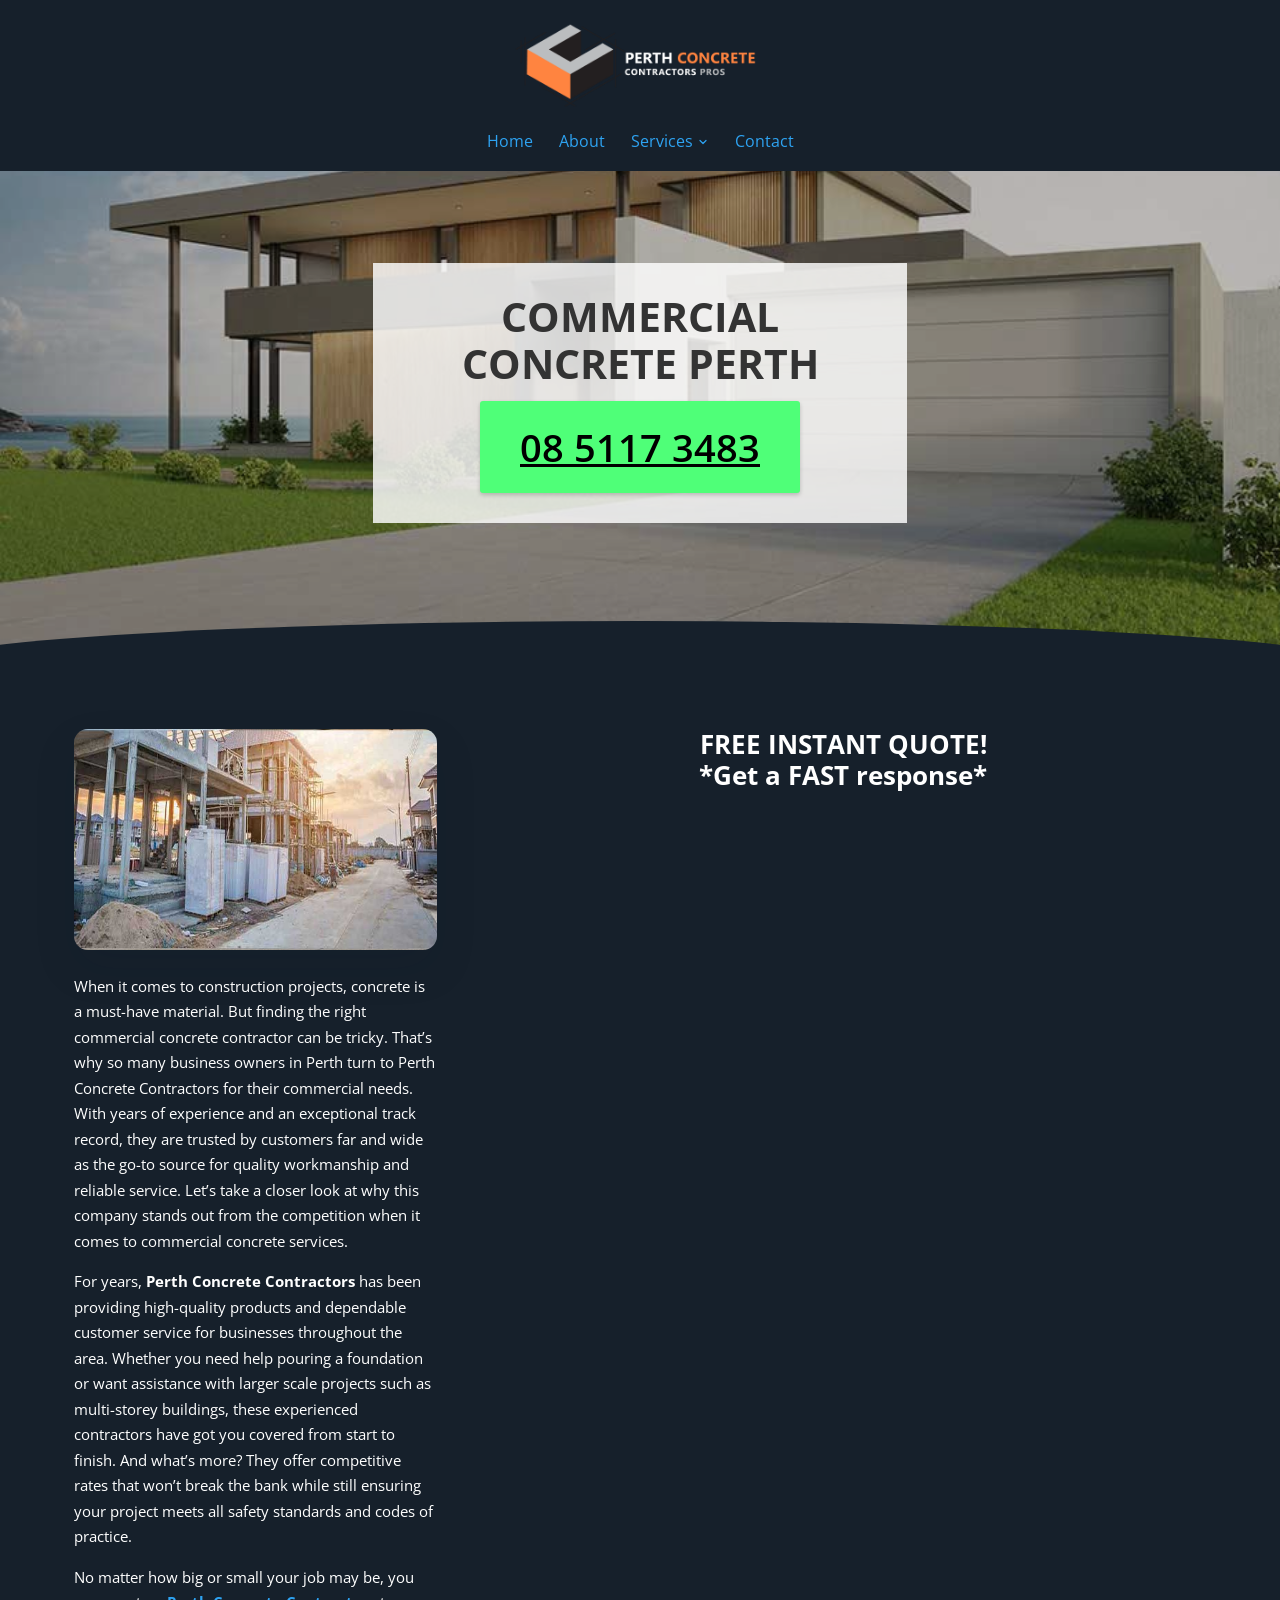
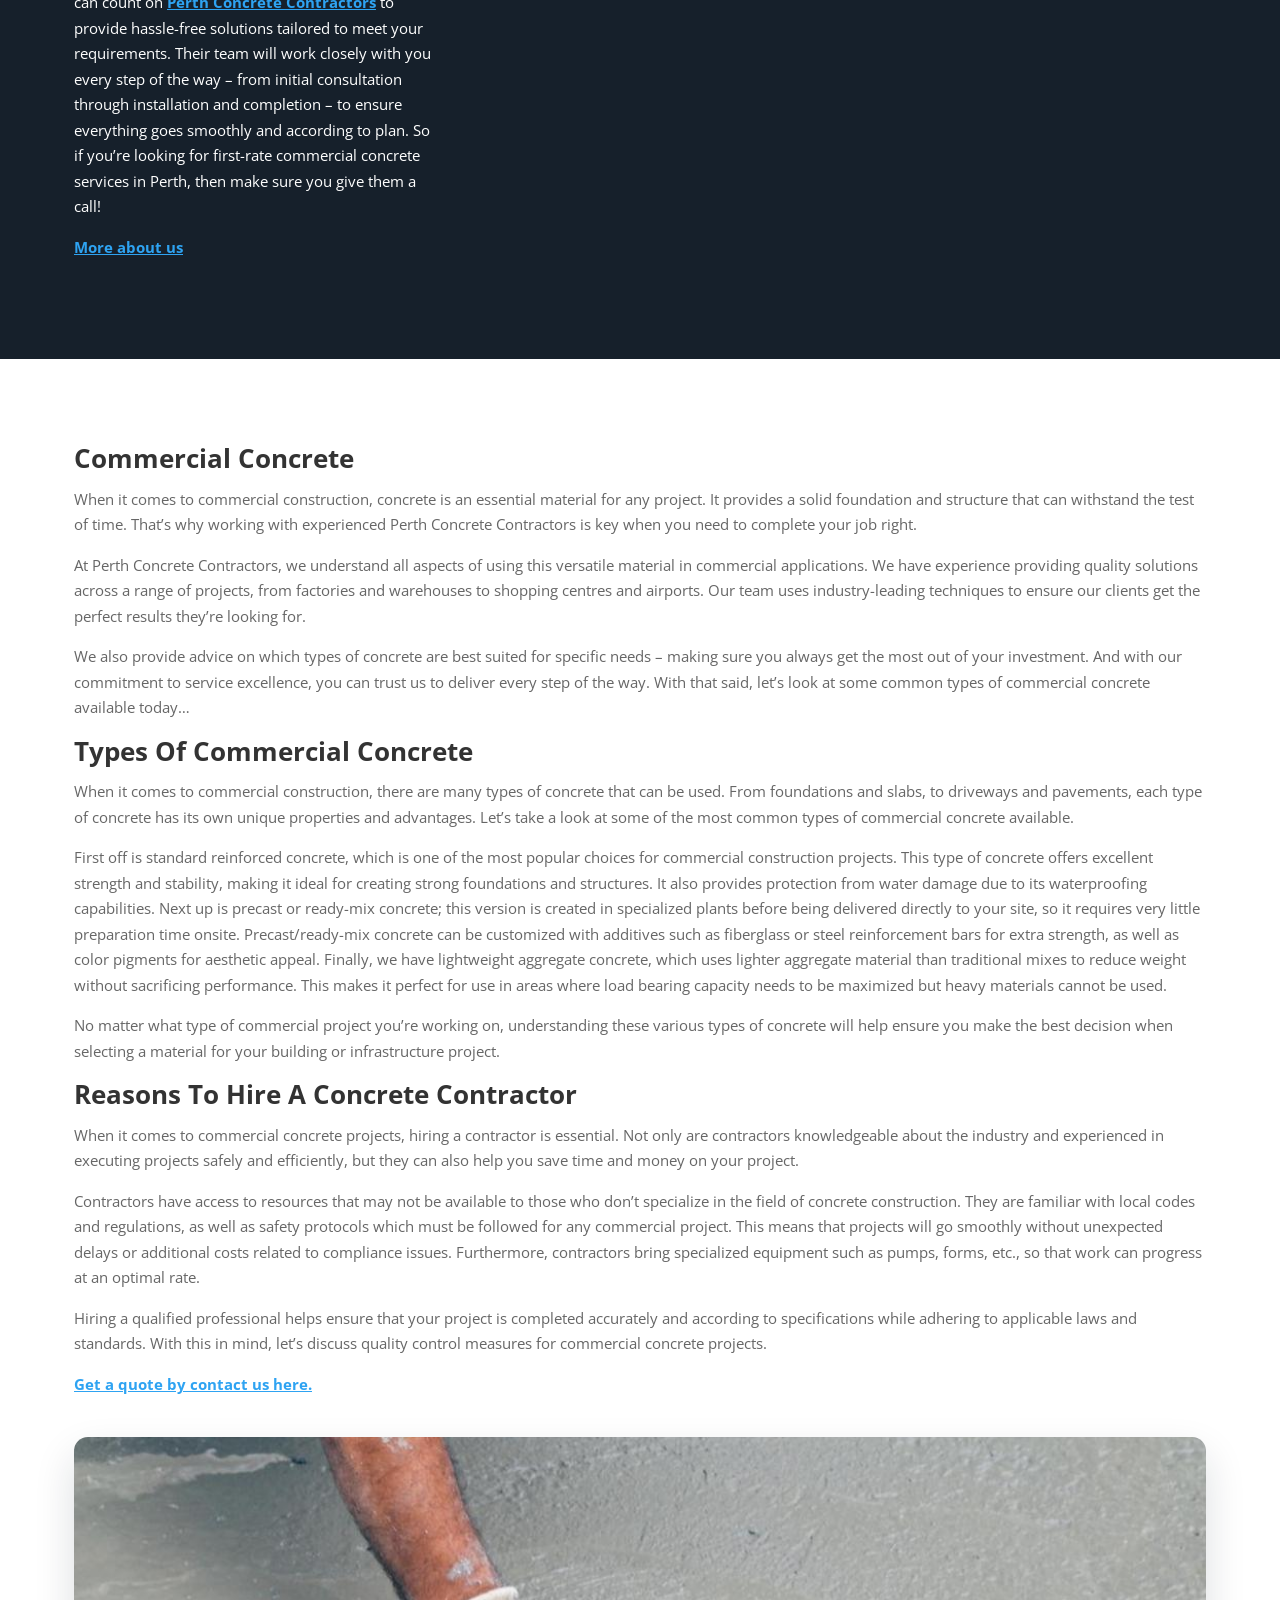
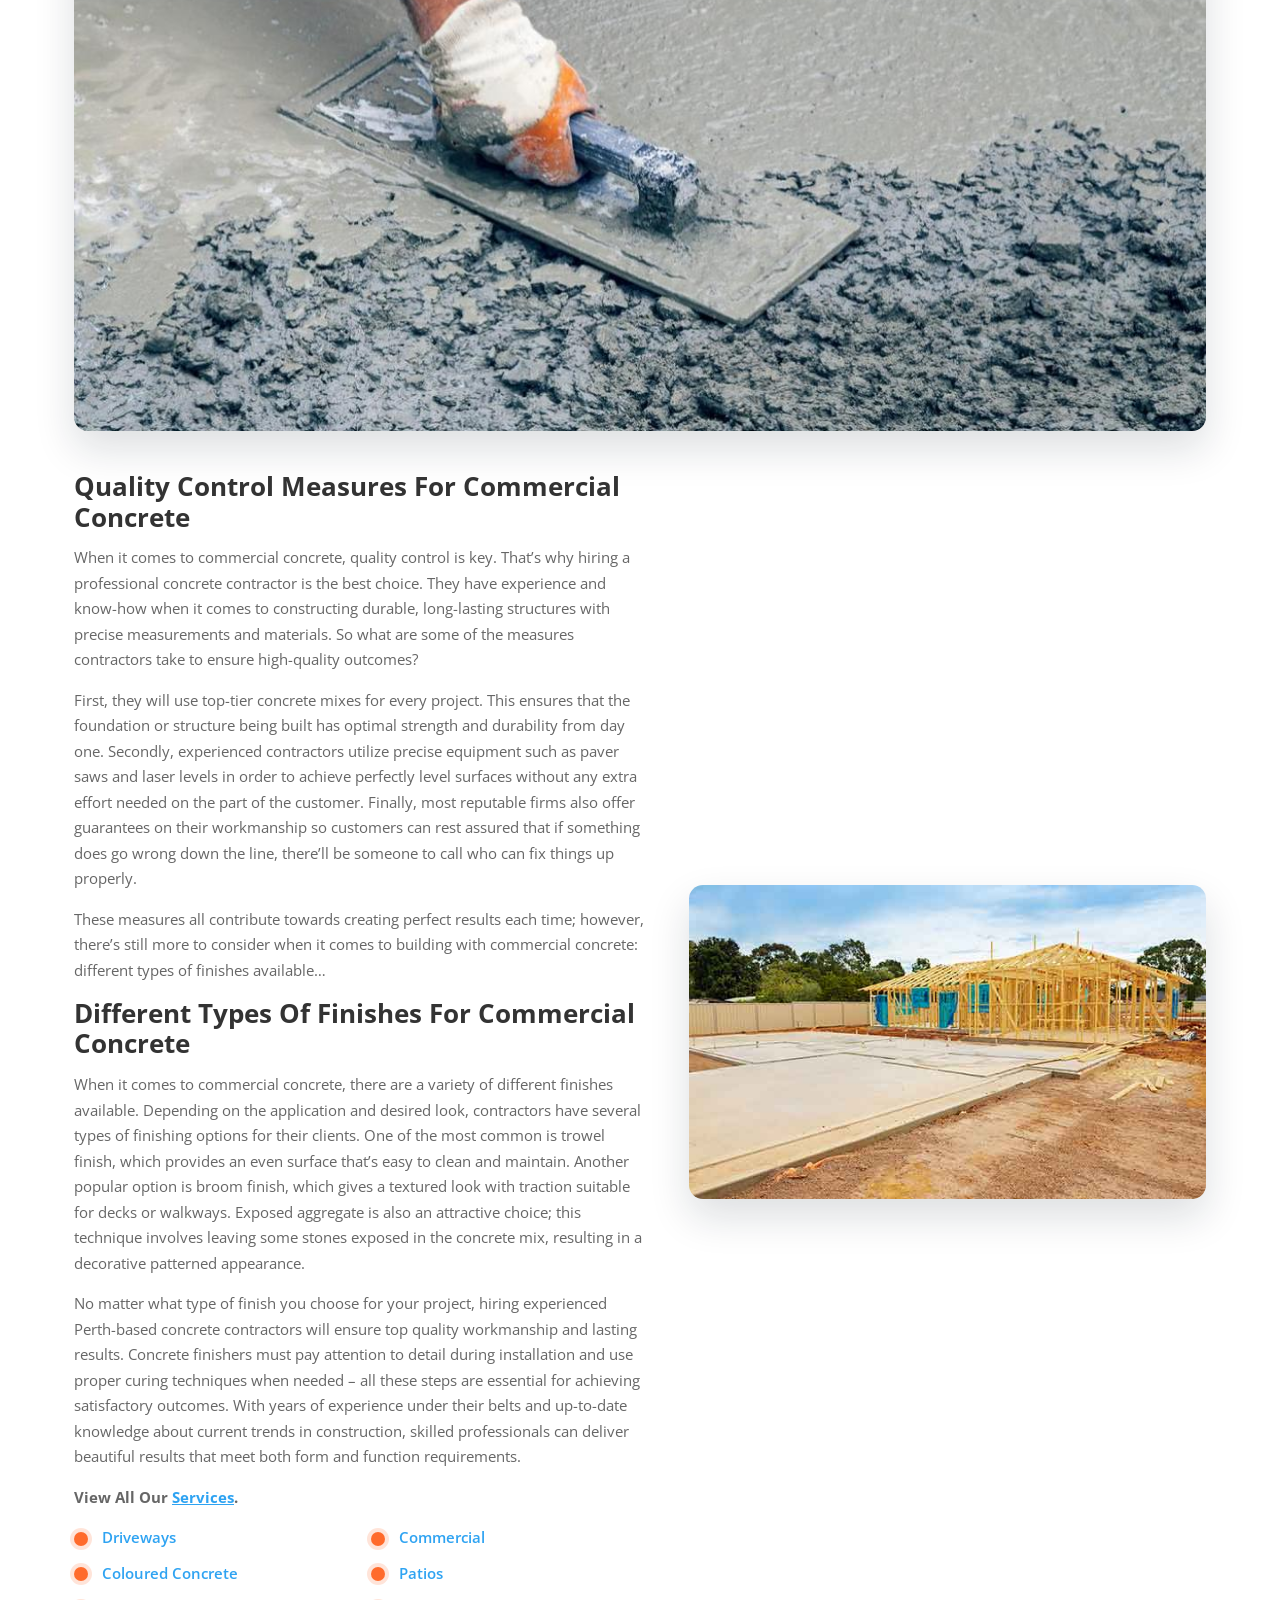
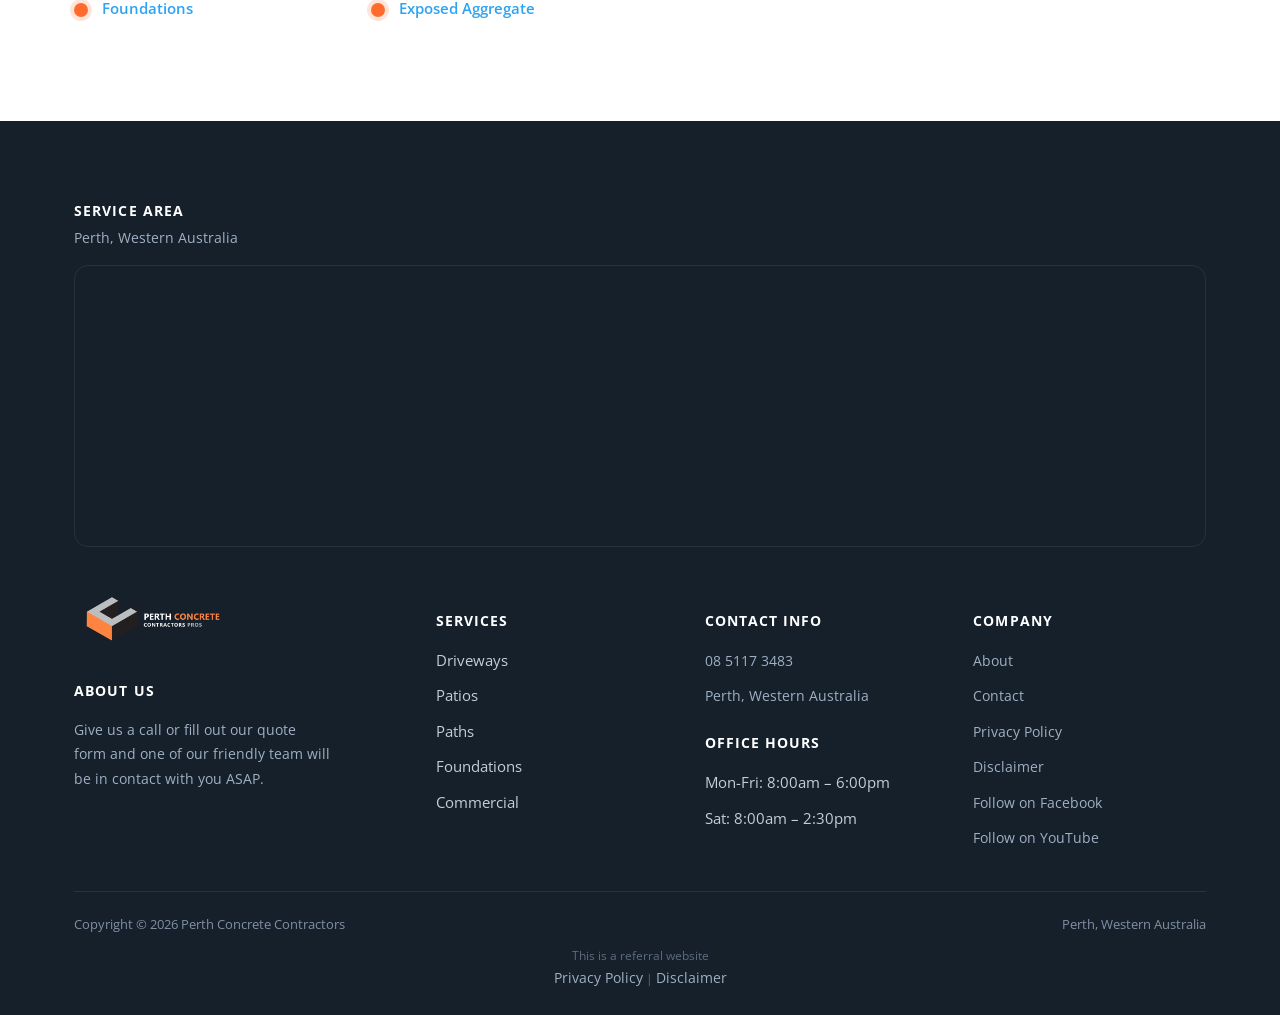
<file: commercial/index.html>
<!doctype html>
<html lang="en-AU">
<head>
<!-- Google tag (gtag.js) -->
<script async src="https://www.googletagmanager.com/gtag/js?id=G-BS13JQK4VR"></script>
<script>
  window.dataLayer = window.dataLayer || [];
  function gtag(){dataLayer.push(arguments);}
  gtag('js', new Date());
  gtag('config', 'G-BS13JQK4VR');
  gtag('config', 'AW-11095189985');
</script>
<meta charset="UTF-8">
<meta name="viewport" content="width=device-width, initial-scale=1.0">
<link rel="icon" href="/favicon-32.png" sizes="32x32" type="image/png">
<link rel="icon" href="/favicon-192.png" sizes="192x192" type="image/png">
<link rel="apple-touch-icon" href="/apple-touch-icon.png">
<title>Commercial Concrete Perth | No1 for Concrete Contractors</title>
<meta name="description" content="Looking for Commercial Concrete Perth? We Service all of Perth for Commercial Concrete Contracting - Get a Comemrcial Concrete Quote">
<meta name="robots" content="follow, index, max-snippet:-1, max-video-preview:-1, max-image-preview:large">
<link rel="canonical" href="https://perthconcretecontractors.com.au/commercial/">
<meta property="og:locale" content="en_US">
<meta property="og:type" content="article">
<meta property="og:title" content="Commercial Concrete Perth | No1 for Concrete Contractors">
<meta property="og:description" content="Looking for Commercial Concrete Perth? We Service all of Perth for Commercial Concrete Contracting - Get a Comemrcial Concrete Quote">
<meta property="og:url" content="https://perthconcretecontractors.com.au/commercial/">
<meta property="og:site_name" content="Perth Concrete Contractors | Driveways | Commercial">
<meta property="og:image" content="https://perthconcretecontractors.com.au/images/Perth-Concrete-Contractors-Logo-y-black.png">
<meta property="og:image:secure_url" content="https://perthconcretecontractors.com.au/images/Perth-Concrete-Contractors-Logo-y-black.png">
<meta property="og:image:width" content="1200">
<meta property="og:image:height" content="662">
<meta property="og:image:alt" content="Perth Concrete Contractors - Concreters in Perth">
<meta property="og:image:type" content="image/png">
<meta name="twitter:card" content="summary_large_image">
<meta name="twitter:title" content="Commercial Concrete Perth | No1 for Concrete Contractors">
<meta name="twitter:description" content="Looking for Commercial Concrete Perth? We Service all of Perth for Commercial Concrete Contracting - Get a Comemrcial Concrete Quote">
<meta name="twitter:image" content="https://perthconcretecontractors.com.au/images/Perth-Concrete-Contractors-Logo-y-black.png">
<meta name="twitter:label1" content="Time to read">
<meta name="twitter:data1" content="10 minutes">
<script type="application/ld+json">{"@context": "https://schema.org", "@graph": [{"@type": "Place", "@id": "https://perthconcretecontractors.com.au/#place", "address": {"@type": "PostalAddress", "streetAddress": "Daviesia turn Success", "addressLocality": "Western Australia", "addressRegion": "Perth", "postalCode": "6164", "addressCountry": "Australia"}}, {"@type": ["LocalBusiness", "Organization"], "@id": "https://perthconcretecontractors.com.au/#organization", "name": "Perth Concrete Contractors | Driveways | Commercial", "url": "https://perthconcretecontractors.com.au", "email": "info@perthconcretecontractors.com.au", "address": {"@type": "PostalAddress", "streetAddress": "Daviesia turn Success", "addressLocality": "Western Australia", "addressRegion": "Perth", "postalCode": "6164", "addressCountry": "Australia"}, "logo": {"@type": "ImageObject", "@id": "https://perthconcretecontractors.com.au/#logo", "url": "https://perthconcretecontractors.com.au/images/Perth-Concrete-Contractors-Logo-Square-Blue.png", "contentUrl": "https://perthconcretecontractors.com.au/images/Perth-Concrete-Contractors-Logo-Square-Blue.png", "caption": "Perth Concrete Contractors | Driveways | Commercial", "inLanguage": "en-US", "width": "600", "height": "600"}, "openingHours": ["Monday,Tuesday,Wednesday,Thursday,Friday 08:00-18:00", "Saturday 08:00-14:30"], "location": {"@id": "https://perthconcretecontractors.com.au/#place"}, "image": {"@id": "https://perthconcretecontractors.com.au/#logo"}, "telephone": "+61-8-5117-3483"}, {"@type": "WebSite", "@id": "https://perthconcretecontractors.com.au/#website", "url": "https://perthconcretecontractors.com.au", "name": "Perth Concrete Contractors | Driveways | Commercial", "publisher": {"@id": "https://perthconcretecontractors.com.au/#organization"}, "inLanguage": "en-US"}, {"@type": "ImageObject", "@id": "https://perthconcretecontractors.com.au/images/Perth-Concrete-Contractors-Logo-y-black.png", "url": "https://perthconcretecontractors.com.au/images/Perth-Concrete-Contractors-Logo-y-black.png", "width": "1200", "height": "662", "caption": "Perth Concrete Contractors - Concreters in Perth", "inLanguage": "en-US"}, {"@type": "WebPage", "@id": "https://perthconcretecontractors.com.au/commercial/#webpage", "url": "https://perthconcretecontractors.com.au/commercial/", "name": "Commercial Concrete Perth | No1 for Concrete Contractors", "datePublished": "2023-02-26T18:39:45+00:00", "dateModified": "2023-02-26T18:39:49+00:00", "isPartOf": {"@id": "https://perthconcretecontractors.com.au/#website"}, "primaryImageOfPage": {"@id": "https://perthconcretecontractors.com.au/images/Perth-Concrete-Contractors-Logo-y-black.png"}, "inLanguage": "en-US"}, {"@type": "Person", "@id": "https://perthconcretecontractors.com.au/author/samstoysnzgmail-com/", "name": "samstoysnz@gmail.com", "url": "https://perthconcretecontractors.com.au/author/samstoysnzgmail-com/", "image": {"@type": "ImageObject", "@id": "https://secure.gravatar.com/avatar/1a805ecce72dbea624f8210f16b617142cd50f277b3b90b3f68485606a558cd0?s=96&amp;d=mm&amp;r=g", "url": "https://secure.gravatar.com/avatar/1a805ecce72dbea624f8210f16b617142cd50f277b3b90b3f68485606a558cd0?s=96&amp;d=mm&amp;r=g", "caption": "samstoysnz@gmail.com", "inLanguage": "en-US"}, "sameAs": ["https://perthconcretecontractors.com.au"], "worksFor": {"@id": "https://perthconcretecontractors.com.au/#organization"}}, {"@type": "Article", "headline": "Commercial Concrete Perth | No1 for Concrete Contractors", "keywords": "Commercial Concrete Perth", "datePublished": "2023-02-26T18:39:45+00:00", "dateModified": "2023-02-26T18:39:49+00:00", "author": {"@id": "https://perthconcretecontractors.com.au/author/samstoysnzgmail-com/", "name": "samstoysnz@gmail.com"}, "publisher": {"@id": "https://perthconcretecontractors.com.au/#organization"}, "description": "Looking for Commercial Concrete Perth? We Service all of Perth for Commercial Concrete Contracting - Get a Comemrcial Concrete Quote", "name": "Commercial Concrete Perth | No1 for Concrete Contractors", "@id": "https://perthconcretecontractors.com.au/commercial/#richSnippet", "isPartOf": {"@id": "https://perthconcretecontractors.com.au/commercial/#webpage"}, "image": {"@id": "https://perthconcretecontractors.com.au/images/Perth-Concrete-Contractors-Logo-y-black.png"}, "inLanguage": "en-US", "mainEntityOfPage": {"@id": "https://perthconcretecontractors.com.au/commercial/#webpage"}}]}</script>
<script type="application/ld+json">{"@context": "https://schema.org", "@type": "BreadcrumbList", "itemListElement": [{"@type": "ListItem", "position": 1, "name": "Home", "item": "https://perthconcretecontractors.com.au/"}, {"@type": "ListItem", "position": 2, "name": "Commercial", "item": "https://perthconcretecontractors.com.au/commercial/"}]}</script>
<script type="application/ld+json">{"@context": "https://schema.org", "@type": "Service", "serviceType": "Commercial", "name": "Commercial", "provider": {"@type": "LocalBusiness", "name": "Perth Concrete Contractors", "telephone": "+61851173483"}, "areaServed": {"@type": "City", "name": "Perth"}, "url": "https://perthconcretecontractors.com.au/commercial/"}</script>
<link rel="preconnect" href="https://fonts.googleapis.com">
<link rel="preconnect" href="https://fonts.gstatic.com" crossorigin>
<link rel="preload" as="style" href="https://fonts.googleapis.com/css2?family=Open+Sans:wght@400;600;700;800&display=swap" onload="this.onload=null;this.rel='stylesheet'">
<noscript><link rel="stylesheet" href="https://fonts.googleapis.com/css2?family=Open+Sans:wght@400;600;700;800&display=swap"></noscript>
<link rel="stylesheet" href="/css/style.css">
<style id="mnfix">.mobile-menu.open{max-height:calc(100vh - 150px);max-height:calc(100dvh - 150px);overflow-y:auto;-webkit-overflow-scrolling:touch;overscroll-behavior:contain}.mobile-menu.msub-ready .mobile-submenu{display:none}.mobile-menu.msub-ready .mobile-submenu.open{display:flex}.mobile-menu a.msub-parent{display:flex;justify-content:space-between;align-items:center}.mobile-menu a.msub-parent::after{content:"";width:8px;height:8px;border-right:2px solid currentColor;border-bottom:2px solid currentColor;transform:rotate(45deg);margin-right:6px;transition:transform .2s}.mobile-menu a.msub-parent[aria-expanded=true]::after{transform:rotate(-135deg)}</style></head>
<body class="">
<header class="classic">
  <div class="c-head wrap">
    <a href="/" class="brand"><img src="/images/Perth-Concrete-Contractors-Logo-clear.png" alt="Perth Concrete Contractors" width="1200" height="428"></a>
    <nav class="links"><a href="/">Home</a><a href="/about/">About</a><div class="nav-item"><a href="/services/">Services <svg viewBox="0 0 24 24" fill="none" stroke-width="2.4" stroke-linecap="round" stroke-linejoin="round"><path d="m6 9 6 6 6-6"/></svg></a><div class="nav-dropdown"><a href="/driveways/">Driveways</a><a href="/commercial/">Commercial</a><a href="/coloured-concrete/">Coloured Concrete</a><a href="/exposed-aggregate/">Exposed Aggregate</a><a href="/foundations/">Foundations</a><a href="/patios/">Patios</a></div></div><a href="/contact/">Contact</a></nav>
    <button type="button" class="hamburger-btn" id="hamburgerBtn" aria-label="Open menu" aria-expanded="false"><svg viewBox="0 0 24 24" fill="none" stroke="#fff" stroke-width="2.4" stroke-linecap="round" stroke-linejoin="round"><path d="M4 7h16M4 12h16M4 17h16"/></svg></button>
  </div>
  <div class="mobile-menu" id="mobileMenu"><a href="/">Home</a><a href="/about/">About</a><a href="/services/">Services</a><div class="mobile-submenu"><a href="/driveways/">Driveways</a><a href="/commercial/">Commercial</a><a href="/coloured-concrete/">Coloured Concrete</a><a href="/exposed-aggregate/">Exposed Aggregate</a><a href="/foundations/">Foundations</a><a href="/patios/">Patios</a></div><a href="/contact/">Contact</a><a href="tel:0851173483" class="mobile-menu-phone">Call 08 5117 3483</a></div>
</header>
<main>
<section class="hero-c next-dark" id="top"><div class="hero-c-box"><div class="row"><div class="text"><h1>Commercial Concrete Perth</h1></div><p class="btn-wrap"><a class="btn btn-primary" href="tel:+61851173483">08 5117 3483</a></p></div></div></section>
<section class="sec-dark"><div class="wrap"><div class="row cols cols-2 formrow"><div class="col"><div class="figure"><img src="/images/Perth-Concrete-Contractors-13.jpg" alt="Commercial Concrete Perth" width="582" height="354" loading="lazy" decoding="async"></div><div class="text"><p>When it comes to construction projects, concrete is a must-have material. But finding the right commercial concrete contractor can be tricky. That’s why so many business owners in Perth turn to Perth Concrete Contractors for their commercial needs. With years of experience and an exceptional track record, they are trusted by customers far and wide as the go-to source for quality workmanship and reliable service. Let’s take a closer look at why this company stands out from the competition when it comes to commercial concrete services.</p>
<p>For years,<strong> Perth Concrete Contractors</strong> has been providing high-quality products and dependable customer service for businesses throughout the area. Whether you need help pouring a foundation or want assistance with larger scale projects such as multi-storey buildings, these experienced contractors have got you covered from start to finish. And what’s more? They offer competitive rates that won’t break the bank while still ensuring your project meets all safety standards and codes of practice.</p>
<p>No matter how big or small your job may be, you can count on <a href="/">Perth Concrete Contractors</a> to provide hassle-free solutions tailored to meet your requirements. Their team will work closely with you every step of the way – from initial consultation through installation and completion – to ensure everything goes smoothly and according to plan. So if you’re looking for first-rate commercial concrete services in Perth, then make sure you give them a call!</p>
<p><a href="/about/">More about us</a></p></div></div><div class="col"><div class="text"><h2>FREE INSTANT QUOTE!<br>​<strong>*Get a FAST response*</strong></h2></div><div class="form-card"><iframe src="https://api.leadconnectorhq.com/widget/form/tJIx1ZRzQtjFQvw0ZbcG" style="width:100%;height:100%;min-height:825px;border:none;border-radius:14px" id="inline-tJIx1ZRzQtjFQvw0ZbcG" data-layout="{'id':'INLINE'}" data-trigger-type="alwaysShow" data-trigger-value="" data-activation-type="alwaysActivated" data-activation-value="" data-deactivation-type="neverDeactivate" data-deactivation-value="" data-form-name="Perth Concrete" data-height="825" data-layout-iframe-id="inline-tJIx1ZRzQtjFQvw0ZbcG" data-form-id="tJIx1ZRzQtjFQvw0ZbcG" data-cookie-consent="true" data-cookie-consent-provider="auto" title="Perth Concrete"></iframe></div></div></div></div></section>
<section class=""><div class="wrap"><div class="row"><div class="text"><h2>Commercial Concrete</h2>
<p>When it comes to commercial construction, concrete is an essential material for any project. It provides a solid foundation and structure that can withstand the test of time. That’s why working with experienced Perth Concrete Contractors is key when you need to complete your job right.</p>
<p>At Perth Concrete Contractors, we understand all aspects of using this versatile material in commercial applications. We have experience providing quality solutions across a range of projects, from factories and warehouses to shopping centres and airports. Our team uses industry-leading techniques to ensure our clients get the perfect results they’re looking for.</p>
<p>We also provide advice on which types of concrete are best suited for specific needs – making sure you always get the most out of your investment. And with our commitment to service excellence, you can trust us to deliver every step of the way. With that said, let’s look at some common types of commercial concrete available today…</p>
<h2>Types Of Commercial Concrete</h2>
<p>When it comes to commercial construction, there are many types of concrete that can be used. From foundations and slabs, to driveways and pavements, each type of concrete has its own unique properties and advantages. Let’s take a look at some of the most common types of commercial concrete available.</p>
<p>First off is standard reinforced concrete, which is one of the most popular choices for commercial construction projects. This type of concrete offers excellent strength and stability, making it ideal for creating strong foundations and structures. It also provides protection from water damage due to its waterproofing capabilities. Next up is precast or ready-mix concrete; this version is created in specialized plants before being delivered directly to your site, so it requires very little preparation time onsite. Precast/ready-mix concrete can be customized with additives such as fiberglass or steel reinforcement bars for extra strength, as well as color pigments for aesthetic appeal. Finally, we have lightweight aggregate concrete, which uses lighter aggregate material than traditional mixes to reduce weight without sacrificing performance. This makes it perfect for use in areas where load bearing capacity needs to be maximized but heavy materials cannot be used.</p>
<p>No matter what type of commercial project you’re working on, understanding these various types of concrete will help ensure you make the best decision when selecting a material for your building or infrastructure project.</p>
<h2>Reasons To Hire A Concrete Contractor</h2>
<p>When it comes to commercial concrete projects, hiring a contractor is essential. Not only are contractors knowledgeable about the industry and experienced in executing projects safely and efficiently, but they can also help you save time and money on your project.</p>
<p>Contractors have access to resources that may not be available to those who don’t specialize in the field of concrete construction. They are familiar with local codes and regulations, as well as safety protocols which must be followed for any commercial project. This means that projects will go smoothly without unexpected delays or additional costs related to compliance issues. Furthermore, contractors bring specialized equipment such as pumps, forms, etc., so that work can progress at an optimal rate.</p>
<p>Hiring a qualified professional helps ensure that your project is completed accurately and according to specifications while adhering to applicable laws and standards. With this in mind, let’s discuss quality control measures for commercial concrete projects.</p>
<p><a href="/contact/">Get a quote by contact us here.</a></p></div></div><div class="row"><div class="figure"><img src="/images/Perth-Concrete-Contractors-19.jpg" alt="Commercial Concrete Perth" width="1100" height="577" loading="lazy" decoding="async"></div></div><div class="row cols cols-2"><div class="col"><div class="text"><h2>Quality Control Measures For Commercial Concrete</h2>
<p>When it comes to commercial concrete, quality control is key. That’s why hiring a professional concrete contractor is the best choice. They have experience and know-how when it comes to constructing durable, long-lasting structures with precise measurements and materials. So what are some of the measures contractors take to ensure high-quality outcomes?</p>
<p>First, they will use top-tier concrete mixes for every project. This ensures that the foundation or structure being built has optimal strength and durability from day one. Secondly, experienced contractors utilize precise equipment such as paver saws and laser levels in order to achieve perfectly level surfaces without any extra effort needed on the part of the customer. Finally, most reputable firms also offer guarantees on their workmanship so customers can rest assured that if something does go wrong down the line, there’ll be someone to call who can fix things up properly.</p>
<p>These measures all contribute towards creating perfect results each time; however, there’s still more to consider when it comes to building with commercial concrete: different types of finishes available…</p>
<h2>Different Types Of Finishes For Commercial Concrete</h2>
<p>When it comes to commercial concrete, there are a variety of different finishes available. Depending on the application and desired look, contractors have several types of finishing options for their clients. One of the most common is trowel finish, which provides an even surface that’s easy to clean and maintain. Another popular option is broom finish, which gives a textured look with traction suitable for decks or walkways. Exposed aggregate is also an attractive choice; this technique involves leaving some stones exposed in the concrete mix, resulting in a decorative patterned appearance.</p>
<p>No matter what type of finish you choose for your project, hiring experienced Perth-based concrete contractors will ensure top quality workmanship and lasting results. Concrete finishers must pay attention to detail during installation and use proper curing techniques when needed – all these steps are essential for achieving satisfactory outcomes. With years of experience under their belts and up-to-date knowledge about current trends in construction, skilled professionals can deliver beautiful results that meet both form and function requirements.</p></div><div class="text"><p><strong>View All Our <a href="/services/">Services</a>. </strong></p>
<ul>
<li><a href="/driveways/">Driveways</a></li>
<li><a href="/commercial/">Commercial</a></li>
<li><a href="/coloured-concrete/">Coloured Concrete</a></li>
<li><a href="/patios/">Patios</a></li>
<li><a href="/foundations/">Foundations</a></li>
<li><a href="/exposed-aggregate/">Exposed Aggregate</a></li>
</ul></div></div><div class="col"><div class="figure"><img src="/images/Perth-Concrete-Contractors-22.jpg" alt="Concrete Foundations" width="582" height="354" loading="lazy" decoding="async"></div></div></div></div></section>
</main>
<footer>
  <div class="wrap">
    <div class="footer-map-head"><h4>Service Area</h4><p>Perth, Western Australia</p></div><div class="footer-map"><iframe src="https://www.google.com/maps/embed?pb=!1m14!1m8!1m3!1d865812.120275873!2d115.96153600000001!3d-32.040064!3m2!1i1024!2i768!4f13.1!3m3!1m2!1s0xa9e633cbb9cd3c1d%3A0x9f01a33f4bfb2148!2sPerth%20Concrete%20Contractors!5e0!3m2!1sen!2sau!4v1680378645197!5m2!1sen!2sau" width="600" height="280" style="border:0" allowfullscreen loading="lazy" referrerpolicy="no-referrer-when-downgrade" title="Perth Concrete Contractors service area map"></iframe></div>
    <div class="footer-grid "><div class="footer-brand"><a href="/" class="brand"><img src="/images/Perth-Concrete-Contractors-Logo-clear.png" alt="Perth Concrete Contractors" width="1200" height="428" loading="lazy"></a><h4>About us</h4><p>Give us a call or fill out our quote form and one of our friendly team will be in contact with you ASAP.</p></div><div><h4>Services</h4><ul><li>Driveways</li><li>Patios</li><li>Paths</li><li>Foundations</li><li>Commercial</li></ul></div><div><h4>Contact Info</h4><ul><li><a href="tel:0851173483">08 5117 3483</a></li><li><a href="https://goo.gl/maps/rHezCq25R7YQ8wE47" target="_blank" rel="noopener">Perth, Western Australia</a></li></ul><h4 style="margin-top:22px;">Office Hours</h4><ul><li>Mon-Fri: 8:00am &ndash; 6:00pm</li><li>Sat: 8:00am &ndash; 2:30pm</li></ul></div><div><h4>Company</h4><ul><li><a href="/about/">About</a></li><li><a href="/contact/">Contact</a></li><li><a href="/privacy-policy/">Privacy Policy</a></li><li><a href="/disclaimer/">Disclaimer</a></li><li><a href="https://www.facebook.com/profile.php?id=100091002864021" target="_blank" rel="noopener">Follow on Facebook</a></li><li><a href="https://www.youtube.com/channel/UCpMxHk8IWMjscxCyCtUEy-g" target="_blank" rel="noopener">Follow on YouTube</a></li></ul></div></div>
    <div class="footer-bottom"><span>Copyright &copy; 2026 Perth Concrete Contractors</span><span>Perth, Western Australia</span></div>
    <div class="footer-disclosure">This is a referral website<br><a href="/privacy-policy/">Privacy Policy</a> | <a href="/disclaimer/">Disclaimer</a></div>
  </div>
</footer>
<script>
(function(){var b=document.getElementById('hamburgerBtn'),m=document.getElementById('mobileMenu');if(!b||!m)return;b.addEventListener('click',function(){var o=m.classList.toggle('open');b.setAttribute('aria-expanded',o?'true':'false');});})();
</script>
<script src="https://link.msgsndr.com/js/form_embed.js" defer></script>
<script id="mnfixjs">(function(){var m=document.getElementById("mobileMenu");if(!m)return;m.querySelectorAll(".mobile-submenu").forEach(function(s){var p=s.previousElementSibling;if(!p||p.tagName!=="A")return;var a=document.createElement("a");a.href=p.getAttribute("href");a.textContent="All "+p.textContent.trim();s.insertBefore(a,s.firstChild);m.classList.add("msub-ready");p.classList.add("msub-parent");p.setAttribute("aria-expanded","false");p.addEventListener("click",function(e){e.preventDefault();var o=s.classList.toggle("open");p.setAttribute("aria-expanded",o?"true":"false")})});var b=document.getElementById("hamburgerBtn");document.addEventListener("pointerdown",function(e){if(!m.classList.contains("open")||m.contains(e.target)||(b&&b.contains(e.target)))return;m.classList.remove("open");if(b)b.setAttribute("aria-expanded","false")})})();</script></body>
</html>
</file>
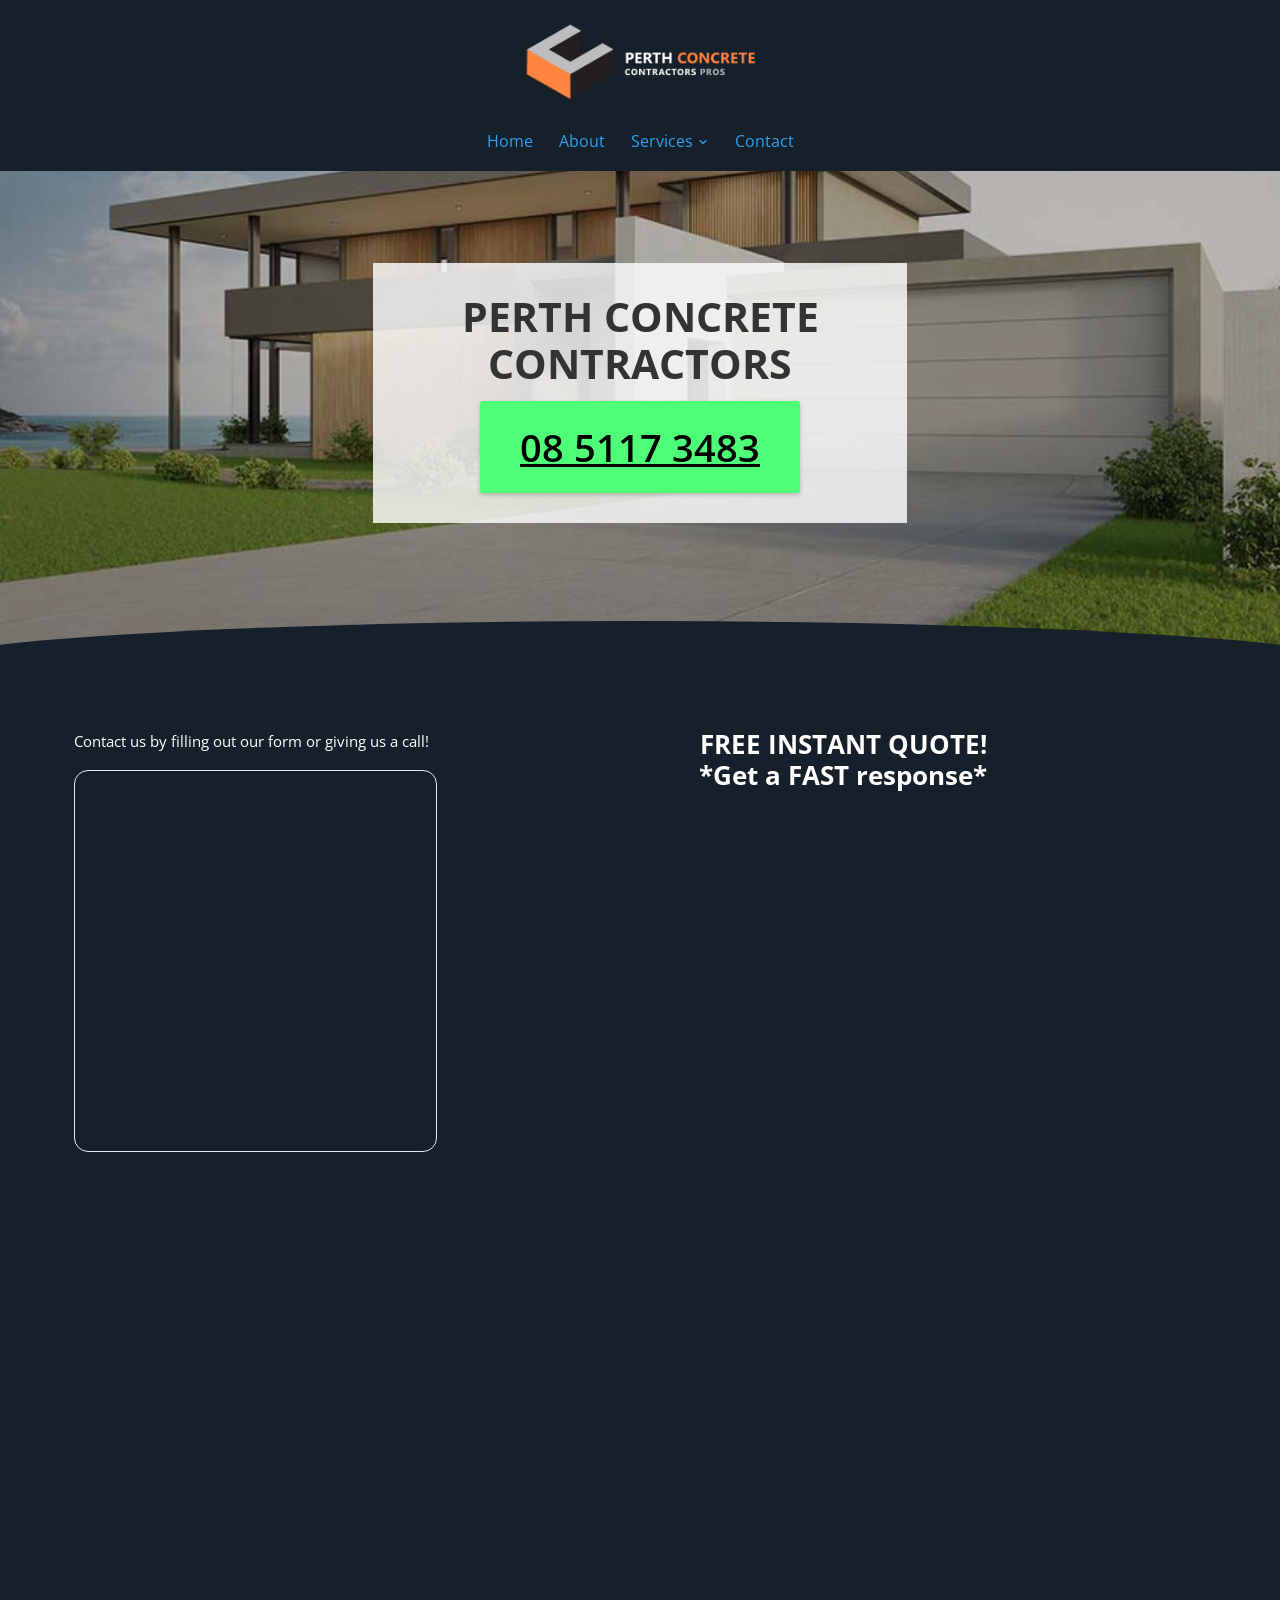
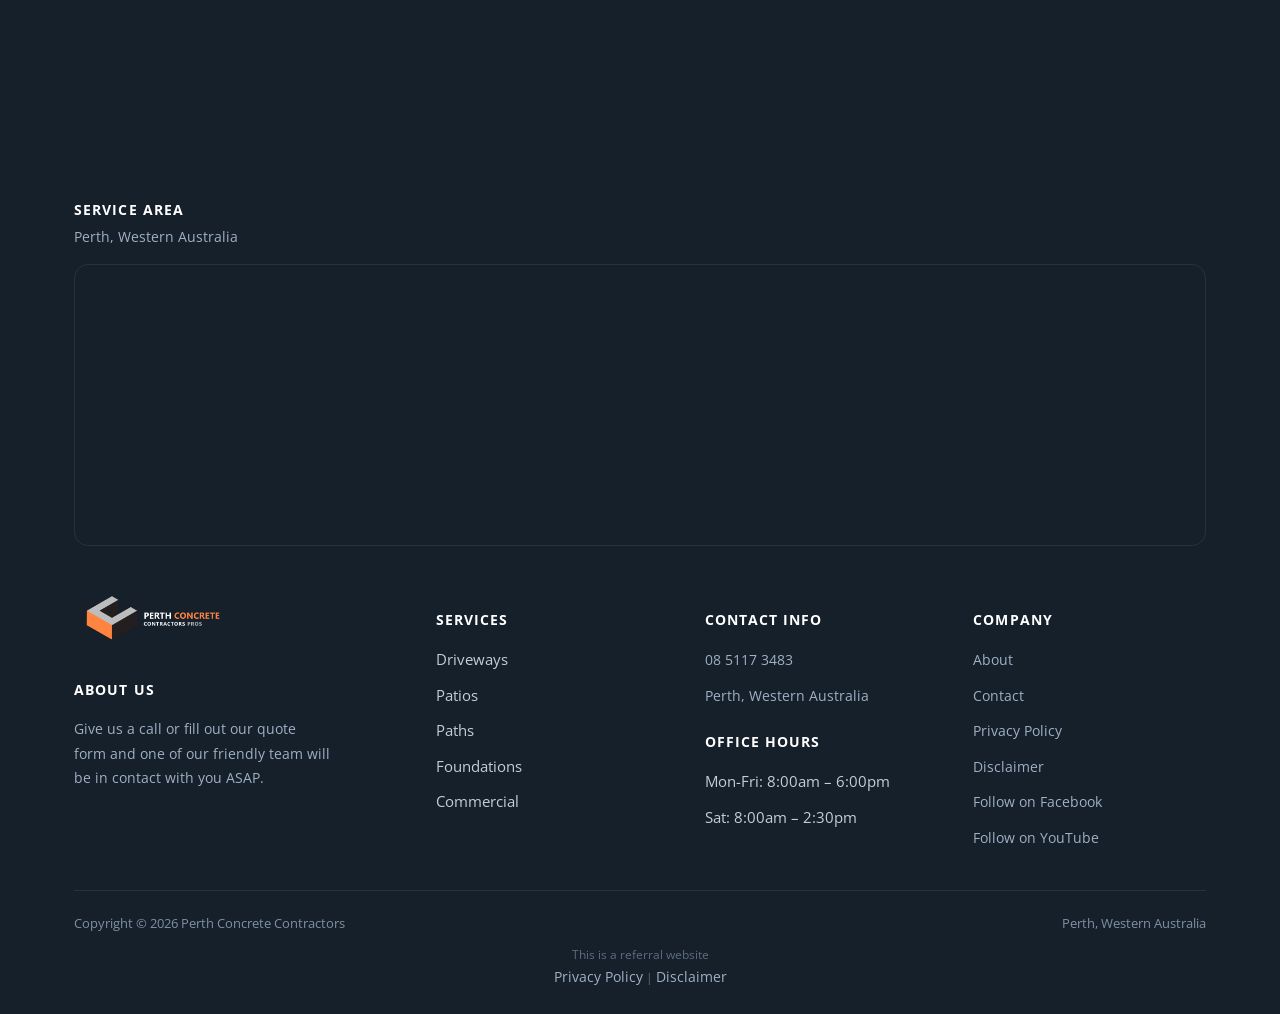
<file: contact/index.html>
<!doctype html>
<html lang="en-AU">
<head>
<!-- Google tag (gtag.js) -->
<script async src="https://www.googletagmanager.com/gtag/js?id=G-BS13JQK4VR"></script>
<script>
  window.dataLayer = window.dataLayer || [];
  function gtag(){dataLayer.push(arguments);}
  gtag('js', new Date());
  gtag('config', 'G-BS13JQK4VR');
  gtag('config', 'AW-11095189985');
</script>
<meta charset="UTF-8">
<meta name="viewport" content="width=device-width, initial-scale=1.0">
<link rel="icon" href="/favicon-32.png" sizes="32x32" type="image/png">
<link rel="icon" href="/favicon-192.png" sizes="192x192" type="image/png">
<link rel="apple-touch-icon" href="/apple-touch-icon.png">
<title>Contact - Perth Concrete Contractors | Driveways | Commercial</title>
<meta name="description" content="Contact us by filling out our form or giving us a call!">
<meta name="robots" content="follow, index, max-snippet:-1, max-video-preview:-1, max-image-preview:large">
<link rel="canonical" href="https://perthconcretecontractors.com.au/contact/">
<meta property="og:locale" content="en_US">
<meta property="og:type" content="article">
<meta property="og:title" content="Contact - Perth Concrete Contractors | Driveways | Commercial">
<meta property="og:description" content="Contact us by filling out our form or giving us a call!">
<meta property="og:url" content="https://perthconcretecontractors.com.au/contact/">
<meta property="og:site_name" content="Perth Concrete Contractors | Driveways | Commercial">
<meta property="og:image" content="https://perthconcretecontractors.com.au/images/Perth-Concrete-Contractors-Logo-y-black.png">
<meta property="og:image:secure_url" content="https://perthconcretecontractors.com.au/images/Perth-Concrete-Contractors-Logo-y-black.png">
<meta property="og:image:width" content="1200">
<meta property="og:image:height" content="662">
<meta property="og:image:alt" content="Perth Concrete Contractors - Concreters in Perth">
<meta property="og:image:type" content="image/png">
<meta name="twitter:card" content="summary_large_image">
<meta name="twitter:title" content="Contact - Perth Concrete Contractors | Driveways | Commercial">
<meta name="twitter:description" content="Contact us by filling out our form or giving us a call!">
<meta name="twitter:image" content="https://perthconcretecontractors.com.au/images/Perth-Concrete-Contractors-Logo-y-black.png">
<meta name="twitter:label1" content="Time to read">
<meta name="twitter:data1" content="2 minutes">
<script type="application/ld+json">{"@context": "https://schema.org", "@graph": [{"@type": "Place", "@id": "https://perthconcretecontractors.com.au/#place", "address": {"@type": "PostalAddress", "streetAddress": "Daviesia turn Success", "addressLocality": "Western Australia", "addressRegion": "Perth", "postalCode": "6164", "addressCountry": "Australia"}}, {"@type": ["LocalBusiness", "Organization"], "@id": "https://perthconcretecontractors.com.au/#organization", "name": "Perth Concrete Contractors | Driveways | Commercial", "url": "https://perthconcretecontractors.com.au", "email": "info@perthconcretecontractors.com.au", "address": {"@type": "PostalAddress", "streetAddress": "Daviesia turn Success", "addressLocality": "Western Australia", "addressRegion": "Perth", "postalCode": "6164", "addressCountry": "Australia"}, "logo": {"@type": "ImageObject", "@id": "https://perthconcretecontractors.com.au/#logo", "url": "https://perthconcretecontractors.com.au/images/Perth-Concrete-Contractors-Logo-Square-Blue.png", "contentUrl": "https://perthconcretecontractors.com.au/images/Perth-Concrete-Contractors-Logo-Square-Blue.png", "caption": "Perth Concrete Contractors | Driveways | Commercial", "inLanguage": "en-US", "width": "600", "height": "600"}, "openingHours": ["Monday,Tuesday,Wednesday,Thursday,Friday 08:00-18:00", "Saturday 08:00-14:30"], "location": {"@id": "https://perthconcretecontractors.com.au/#place"}, "image": {"@id": "https://perthconcretecontractors.com.au/#logo"}, "telephone": "+61-8-5117-3483"}, {"@type": "WebSite", "@id": "https://perthconcretecontractors.com.au/#website", "url": "https://perthconcretecontractors.com.au", "name": "Perth Concrete Contractors | Driveways | Commercial", "publisher": {"@id": "https://perthconcretecontractors.com.au/#organization"}, "inLanguage": "en-US"}, {"@type": "ImageObject", "@id": "https://perthconcretecontractors.com.au/images/Perth-Concrete-Contractors-Logo-y-black.png", "url": "https://perthconcretecontractors.com.au/images/Perth-Concrete-Contractors-Logo-y-black.png", "width": "1200", "height": "662", "caption": "Perth Concrete Contractors - Concreters in Perth", "inLanguage": "en-US"}, {"@type": "ContactPage", "@id": "https://perthconcretecontractors.com.au/contact/#webpage", "url": "https://perthconcretecontractors.com.au/contact/", "name": "Contact - Perth Concrete Contractors | Driveways | Commercial", "datePublished": "2023-02-22T16:03:53+00:00", "dateModified": "2023-02-22T16:06:48+00:00", "isPartOf": {"@id": "https://perthconcretecontractors.com.au/#website"}, "primaryImageOfPage": {"@id": "https://perthconcretecontractors.com.au/images/Perth-Concrete-Contractors-Logo-y-black.png"}, "inLanguage": "en-US"}]}</script>
<script type="application/ld+json">{"@context": "https://schema.org", "@type": "BreadcrumbList", "itemListElement": [{"@type": "ListItem", "position": 1, "name": "Home", "item": "https://perthconcretecontractors.com.au/"}, {"@type": "ListItem", "position": 2, "name": "Contact", "item": "https://perthconcretecontractors.com.au/contact/"}]}</script>
<link rel="preconnect" href="https://fonts.googleapis.com">
<link rel="preconnect" href="https://fonts.gstatic.com" crossorigin>
<link rel="preload" as="style" href="https://fonts.googleapis.com/css2?family=Open+Sans:wght@400;600;700;800&display=swap" onload="this.onload=null;this.rel='stylesheet'">
<noscript><link rel="stylesheet" href="https://fonts.googleapis.com/css2?family=Open+Sans:wght@400;600;700;800&display=swap"></noscript>
<link rel="stylesheet" href="/css/style.css">
<style id="mnfix">.mobile-menu.open{max-height:calc(100vh - 150px);max-height:calc(100dvh - 150px);overflow-y:auto;-webkit-overflow-scrolling:touch;overscroll-behavior:contain}.mobile-menu.msub-ready .mobile-submenu{display:none}.mobile-menu.msub-ready .mobile-submenu.open{display:flex}.mobile-menu a.msub-parent{display:flex;justify-content:space-between;align-items:center}.mobile-menu a.msub-parent::after{content:"";width:8px;height:8px;border-right:2px solid currentColor;border-bottom:2px solid currentColor;transform:rotate(45deg);margin-right:6px;transition:transform .2s}.mobile-menu a.msub-parent[aria-expanded=true]::after{transform:rotate(-135deg)}</style></head>
<body class="">
<header class="classic">
  <div class="c-head wrap">
    <a href="/" class="brand"><img src="/images/Perth-Concrete-Contractors-Logo-clear.png" alt="Perth Concrete Contractors" width="1200" height="428"></a>
    <nav class="links"><a href="/">Home</a><a href="/about/">About</a><div class="nav-item"><a href="/services/">Services <svg viewBox="0 0 24 24" fill="none" stroke-width="2.4" stroke-linecap="round" stroke-linejoin="round"><path d="m6 9 6 6 6-6"/></svg></a><div class="nav-dropdown"><a href="/driveways/">Driveways</a><a href="/commercial/">Commercial</a><a href="/coloured-concrete/">Coloured Concrete</a><a href="/exposed-aggregate/">Exposed Aggregate</a><a href="/foundations/">Foundations</a><a href="/patios/">Patios</a></div></div><a href="/contact/">Contact</a></nav>
    <button type="button" class="hamburger-btn" id="hamburgerBtn" aria-label="Open menu" aria-expanded="false"><svg viewBox="0 0 24 24" fill="none" stroke="#fff" stroke-width="2.4" stroke-linecap="round" stroke-linejoin="round"><path d="M4 7h16M4 12h16M4 17h16"/></svg></button>
  </div>
  <div class="mobile-menu" id="mobileMenu"><a href="/">Home</a><a href="/about/">About</a><a href="/services/">Services</a><div class="mobile-submenu"><a href="/driveways/">Driveways</a><a href="/commercial/">Commercial</a><a href="/coloured-concrete/">Coloured Concrete</a><a href="/exposed-aggregate/">Exposed Aggregate</a><a href="/foundations/">Foundations</a><a href="/patios/">Patios</a></div><a href="/contact/">Contact</a><a href="tel:0851173483" class="mobile-menu-phone">Call 08 5117 3483</a></div>
</header>
<main>
<section class="hero-c next-dark" id="top"><div class="hero-c-box"><div class="row"><div class="text"><h1>PERTH CONCRETE CONTRACTORS</h1></div><p class="btn-wrap"><a class="btn btn-primary" href="tel:+61851173483">08 5117 3483</a></p></div></div></section>
<section class="sec-dark"><div class="wrap"><div class="row cols cols-2 formrow"><div class="col"><div class="text"><p>Contact us by filling out our form or giving us a call!</p></div><div class="map-embed"><iframe src="https://www.google.com/maps/embed?pb=!1m14!1m8!1m3!1d432906.06061080005!2d115.9615356!3d-32.0400639!3m2!1i1024!2i768!4f13.1!3m3!1m2!1s0xa9e633cbb9cd3c1d%3A0x9f01a33f4bfb2148!2sPerth%20Concrete%20Contractors!5e0!3m2!1sen!2sau!4v1677081987521!5m2!1sen!2sau" width="600" height="380" style="border:0" allowfullscreen loading="lazy" referrerpolicy="no-referrer-when-downgrade" title="Perth Concrete Contractors service area map"></iframe></div></div><div class="col"><div class="text"><h2>FREE INSTANT QUOTE!<br>​<strong>*Get a FAST response*</strong></h2></div><div class="form-card"><iframe src="https://api.leadconnectorhq.com/widget/form/tJIx1ZRzQtjFQvw0ZbcG" style="width:100%;height:100%;min-height:825px;border:none;border-radius:14px" id="inline-tJIx1ZRzQtjFQvw0ZbcG" data-layout="{'id':'INLINE'}" data-trigger-type="alwaysShow" data-trigger-value="" data-activation-type="alwaysActivated" data-activation-value="" data-deactivation-type="neverDeactivate" data-deactivation-value="" data-form-name="Perth Concrete" data-height="825" data-layout-iframe-id="inline-tJIx1ZRzQtjFQvw0ZbcG" data-form-id="tJIx1ZRzQtjFQvw0ZbcG" data-cookie-consent="true" data-cookie-consent-provider="auto" title="Perth Concrete"></iframe></div></div></div></div></section>
</main>
<footer>
  <div class="wrap">
    <div class="footer-map-head"><h4>Service Area</h4><p>Perth, Western Australia</p></div><div class="footer-map"><iframe src="https://www.google.com/maps/embed?pb=!1m14!1m8!1m3!1d865812.120275873!2d115.96153600000001!3d-32.040064!3m2!1i1024!2i768!4f13.1!3m3!1m2!1s0xa9e633cbb9cd3c1d%3A0x9f01a33f4bfb2148!2sPerth%20Concrete%20Contractors!5e0!3m2!1sen!2sau!4v1680378645197!5m2!1sen!2sau" width="600" height="280" style="border:0" allowfullscreen loading="lazy" referrerpolicy="no-referrer-when-downgrade" title="Perth Concrete Contractors service area map"></iframe></div>
    <div class="footer-grid "><div class="footer-brand"><a href="/" class="brand"><img src="/images/Perth-Concrete-Contractors-Logo-clear.png" alt="Perth Concrete Contractors" width="1200" height="428" loading="lazy"></a><h4>About us</h4><p>Give us a call or fill out our quote form and one of our friendly team will be in contact with you ASAP.</p></div><div><h4>Services</h4><ul><li>Driveways</li><li>Patios</li><li>Paths</li><li>Foundations</li><li>Commercial</li></ul></div><div><h4>Contact Info</h4><ul><li><a href="tel:0851173483">08 5117 3483</a></li><li><a href="https://goo.gl/maps/rHezCq25R7YQ8wE47" target="_blank" rel="noopener">Perth, Western Australia</a></li></ul><h4 style="margin-top:22px;">Office Hours</h4><ul><li>Mon-Fri: 8:00am &ndash; 6:00pm</li><li>Sat: 8:00am &ndash; 2:30pm</li></ul></div><div><h4>Company</h4><ul><li><a href="/about/">About</a></li><li><a href="/contact/">Contact</a></li><li><a href="/privacy-policy/">Privacy Policy</a></li><li><a href="/disclaimer/">Disclaimer</a></li><li><a href="https://www.facebook.com/profile.php?id=100091002864021" target="_blank" rel="noopener">Follow on Facebook</a></li><li><a href="https://www.youtube.com/channel/UCpMxHk8IWMjscxCyCtUEy-g" target="_blank" rel="noopener">Follow on YouTube</a></li></ul></div></div>
    <div class="footer-bottom"><span>Copyright &copy; 2026 Perth Concrete Contractors</span><span>Perth, Western Australia</span></div>
    <div class="footer-disclosure">This is a referral website<br><a href="/privacy-policy/">Privacy Policy</a> | <a href="/disclaimer/">Disclaimer</a></div>
  </div>
</footer>
<script>
(function(){var b=document.getElementById('hamburgerBtn'),m=document.getElementById('mobileMenu');if(!b||!m)return;b.addEventListener('click',function(){var o=m.classList.toggle('open');b.setAttribute('aria-expanded',o?'true':'false');});})();
</script>
<script src="https://link.msgsndr.com/js/form_embed.js" defer></script>
<script id="mnfixjs">(function(){var m=document.getElementById("mobileMenu");if(!m)return;m.querySelectorAll(".mobile-submenu").forEach(function(s){var p=s.previousElementSibling;if(!p||p.tagName!=="A")return;var a=document.createElement("a");a.href=p.getAttribute("href");a.textContent="All "+p.textContent.trim();s.insertBefore(a,s.firstChild);m.classList.add("msub-ready");p.classList.add("msub-parent");p.setAttribute("aria-expanded","false");p.addEventListener("click",function(e){e.preventDefault();var o=s.classList.toggle("open");p.setAttribute("aria-expanded",o?"true":"false")})});var b=document.getElementById("hamburgerBtn");document.addEventListener("pointerdown",function(e){if(!m.classList.contains("open")||m.contains(e.target)||(b&&b.contains(e.target)))return;m.classList.remove("open");if(b)b.setAttribute("aria-expanded","false")})})();</script></body>
</html>
</file>
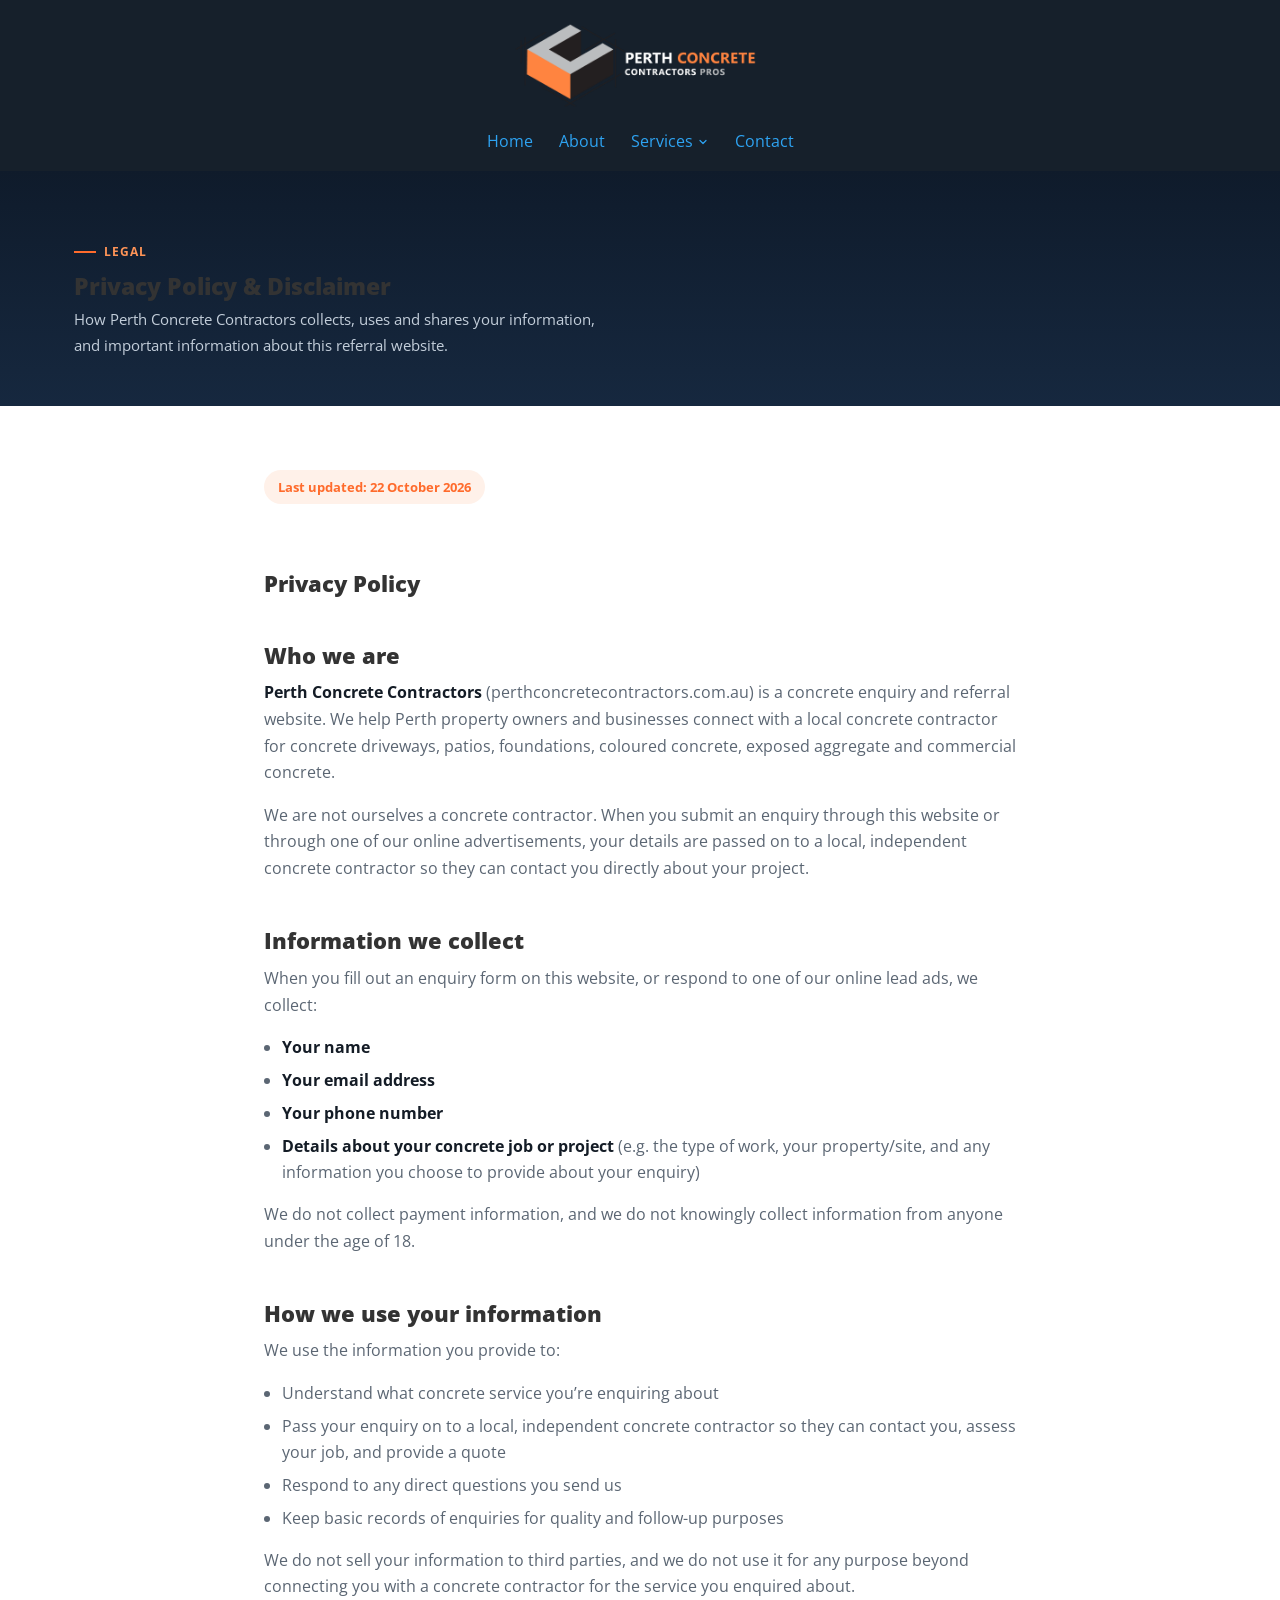
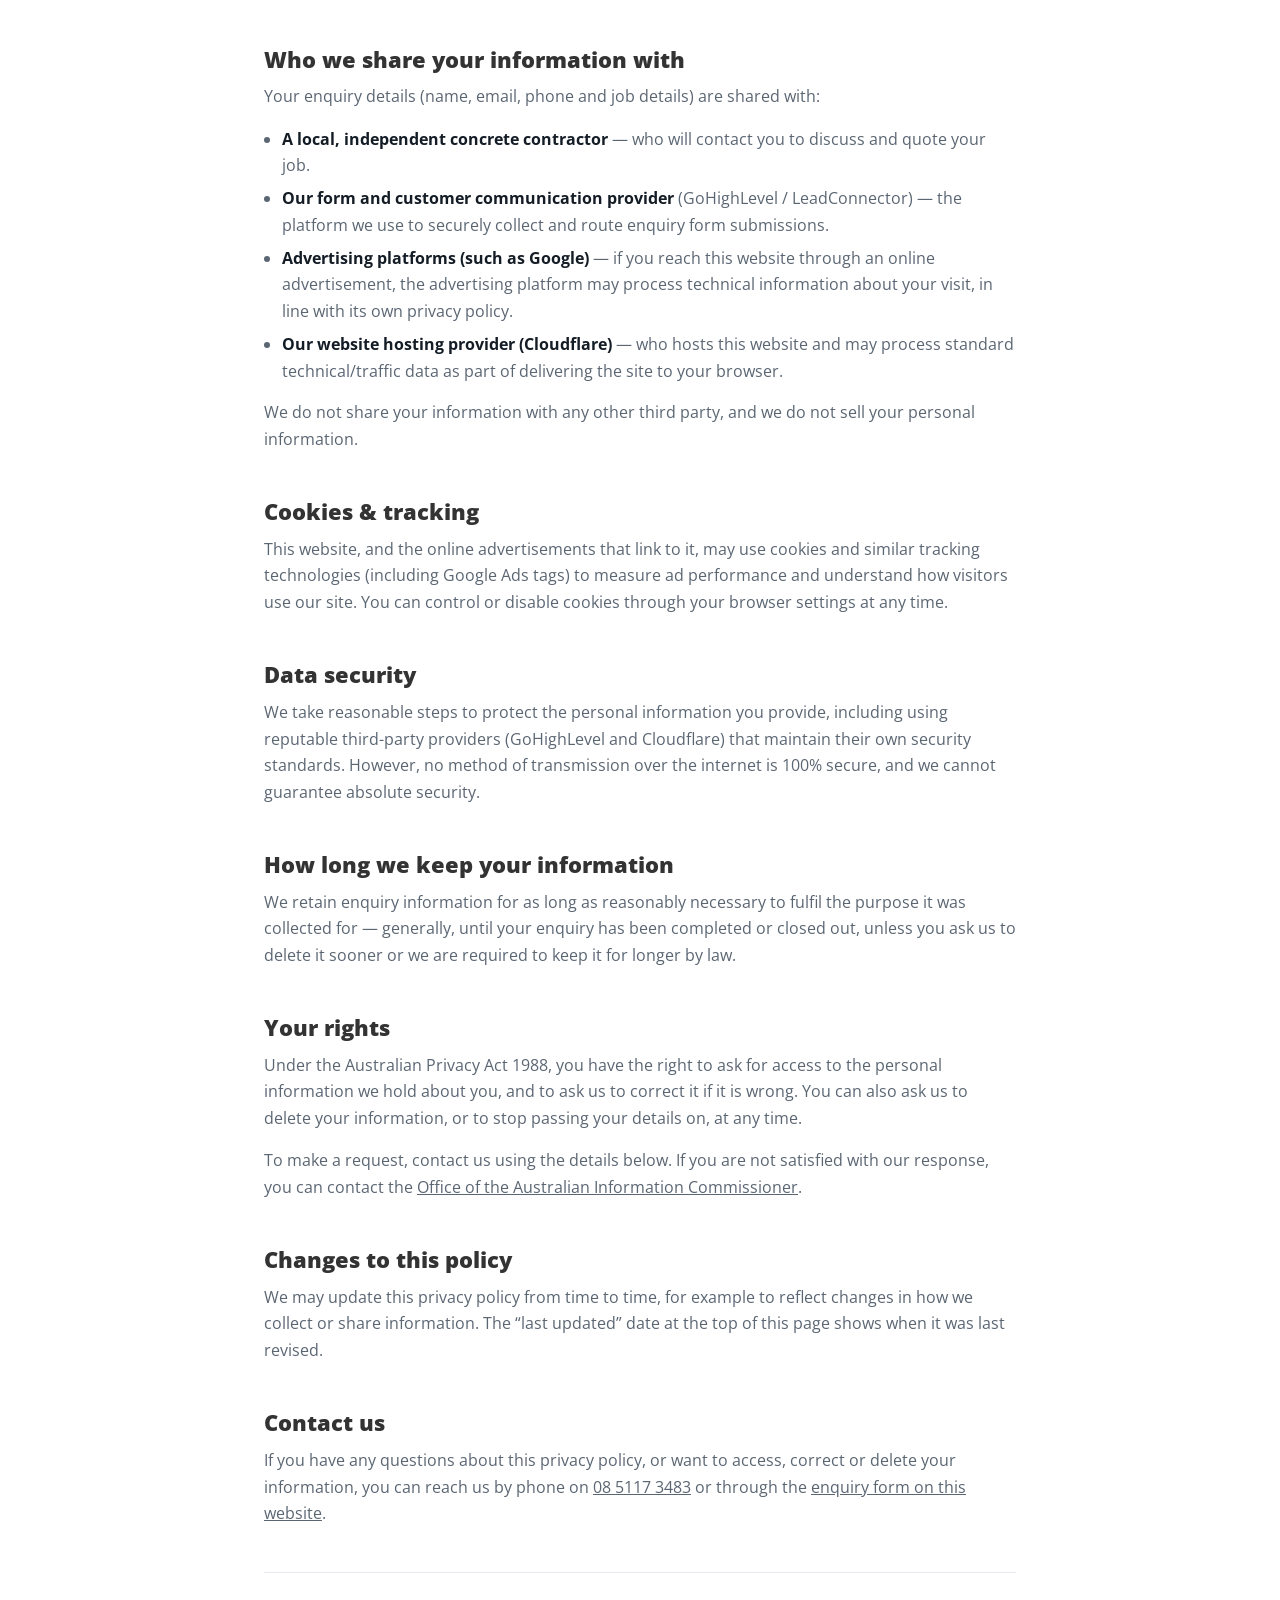
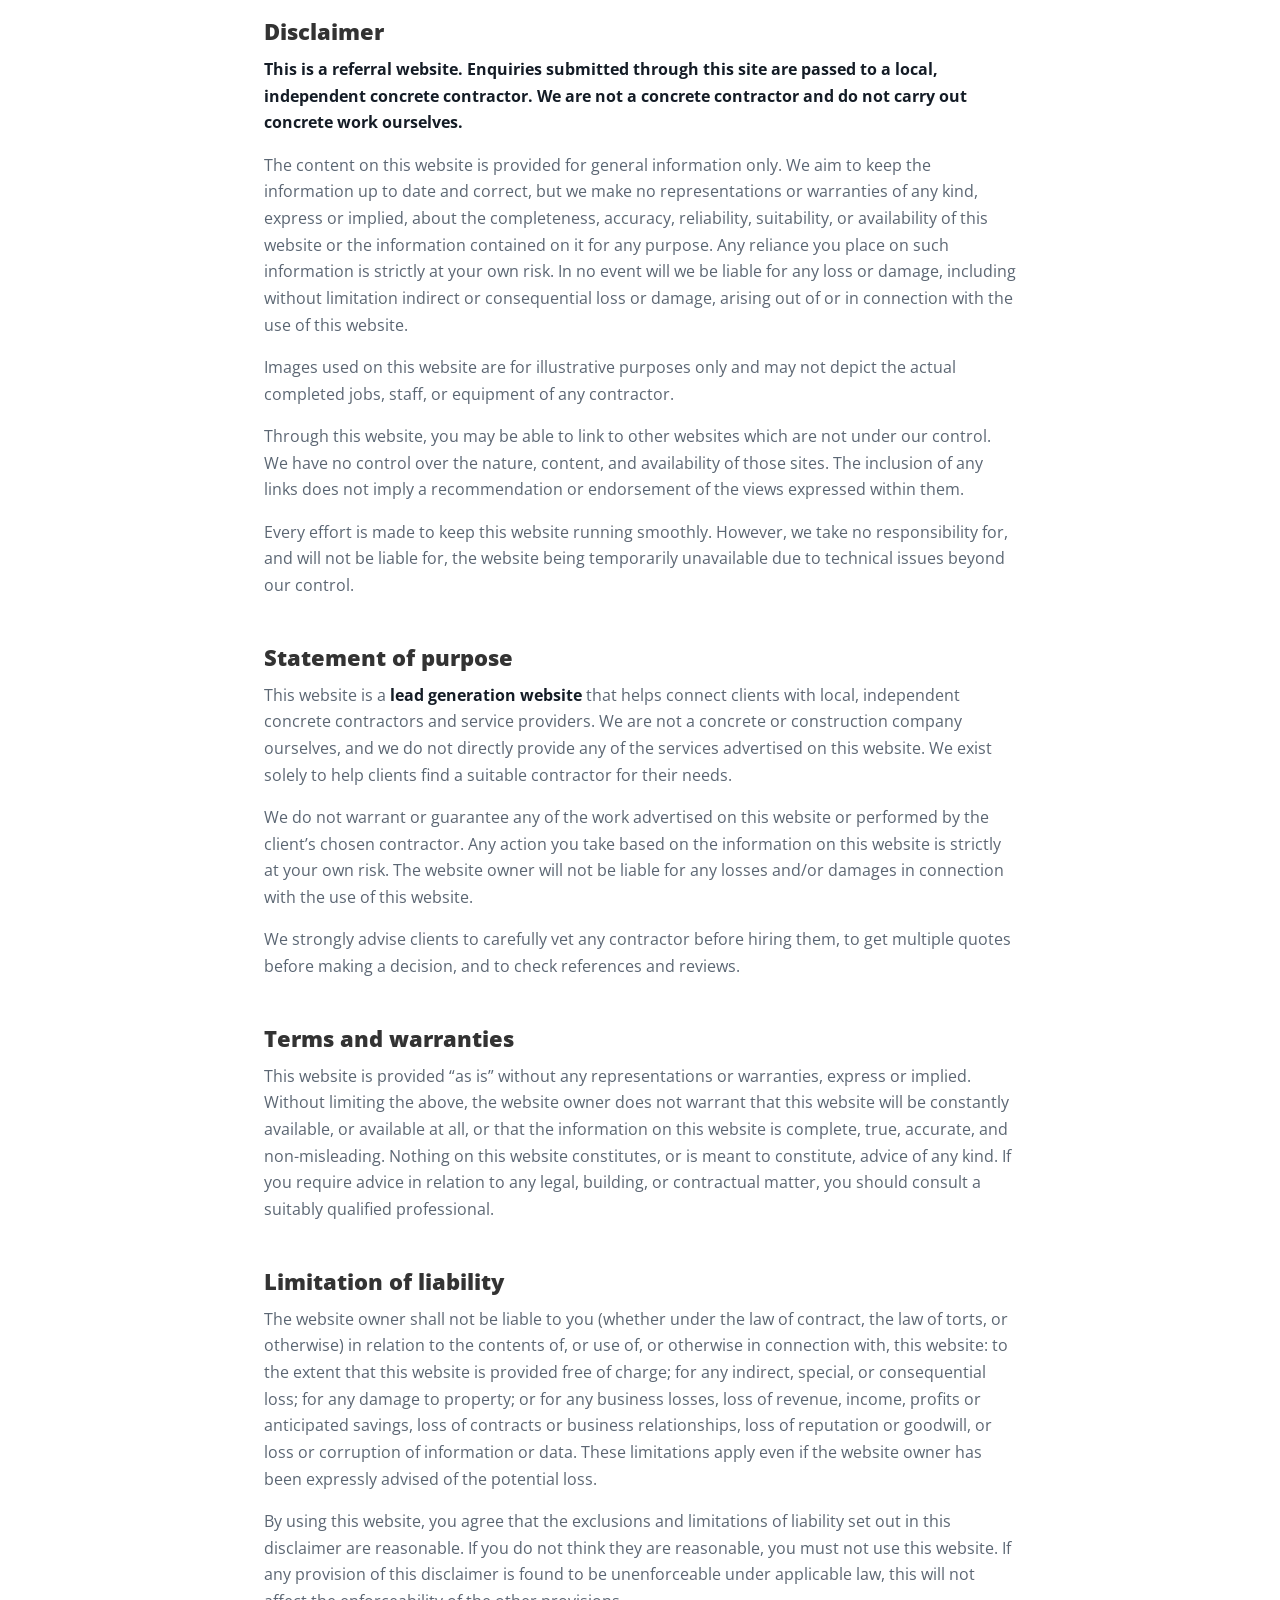
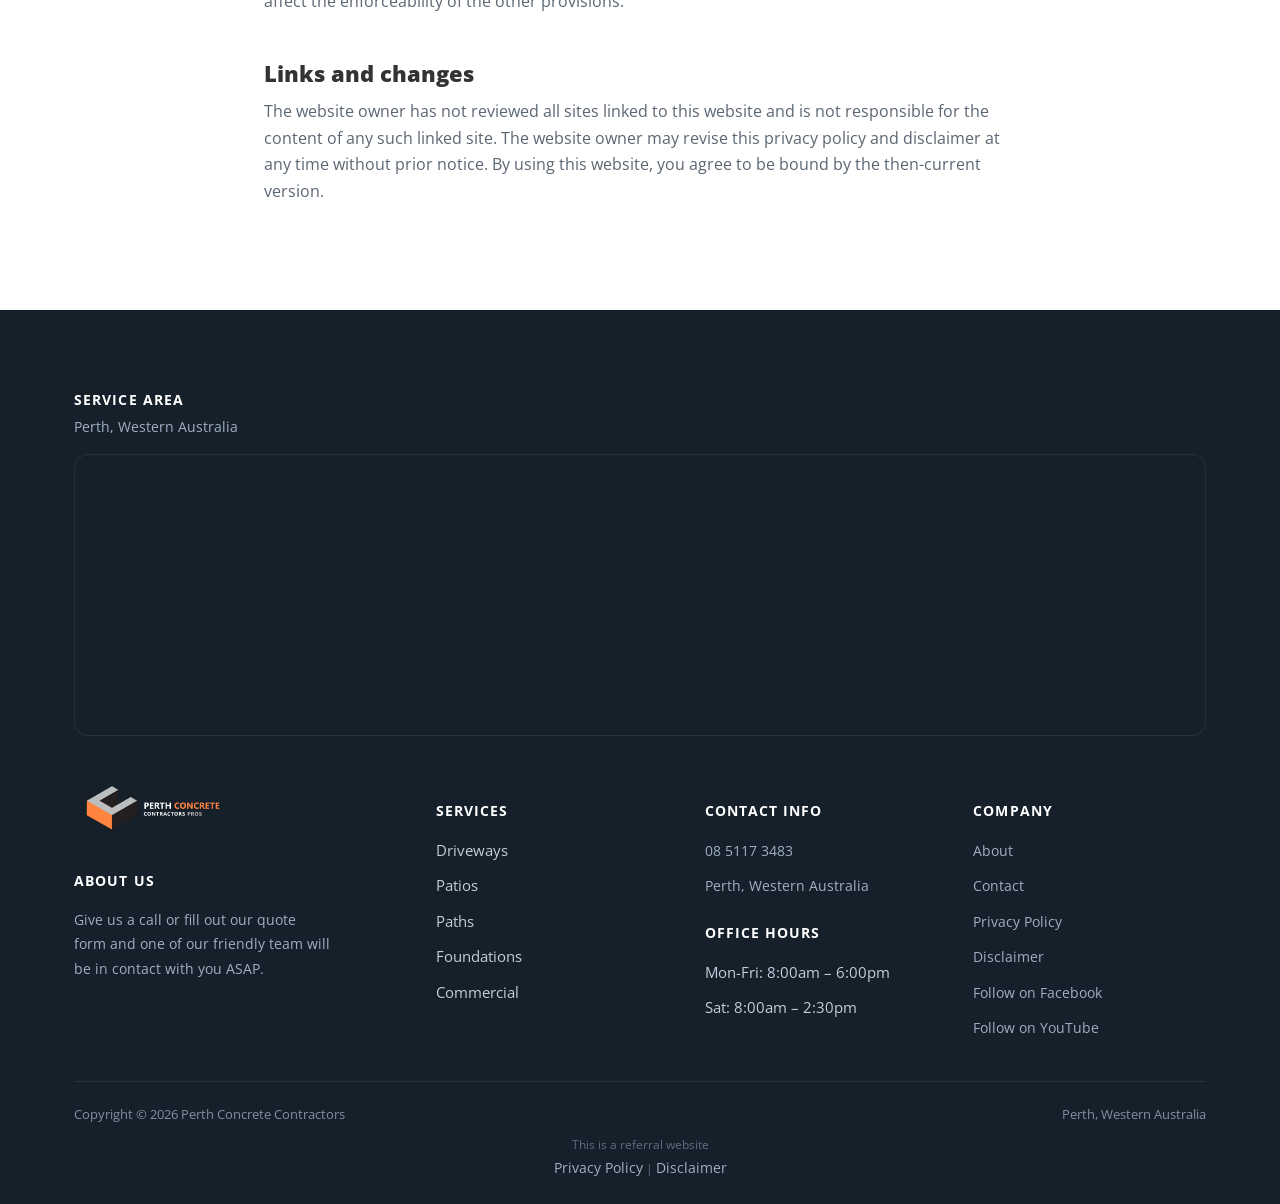
<file: disclaimer/index.html>
<!doctype html>
<html lang="en-AU">
<head>
<!-- Google tag (gtag.js) -->
<script async src="https://www.googletagmanager.com/gtag/js?id=G-BS13JQK4VR"></script>
<script>
  window.dataLayer = window.dataLayer || [];
  function gtag(){dataLayer.push(arguments);}
  gtag('js', new Date());
  gtag('config', 'G-BS13JQK4VR');
  gtag('config', 'AW-11095189985');
</script>
<meta charset="UTF-8">
<meta name="viewport" content="width=device-width, initial-scale=1.0">
<link rel="icon" href="/favicon-32.png" sizes="32x32" type="image/png">
<link rel="icon" href="/favicon-192.png" sizes="192x192" type="image/png">
<link rel="apple-touch-icon" href="/apple-touch-icon.png">
<title>Privacy Policy &amp; Disclaimer - Perth Concrete Contractors</title>
<meta name="description" content="Privacy Policy and Disclaimer for Perth Concrete Contractors, a referral website - what information we collect, how it is used and how it is shared with local contractors.">
<meta name="robots" content="follow, noindex">
<link rel="canonical" href="https://perthconcretecontractors.com.au/disclaimer/">
<link rel="preconnect" href="https://fonts.googleapis.com">
<link rel="preconnect" href="https://fonts.gstatic.com" crossorigin>
<link rel="preload" as="style" href="https://fonts.googleapis.com/css2?family=Open+Sans:wght@400;600;700;800&display=swap" onload="this.onload=null;this.rel='stylesheet'">
<noscript><link rel="stylesheet" href="https://fonts.googleapis.com/css2?family=Open+Sans:wght@400;600;700;800&display=swap"></noscript>
<link rel="stylesheet" href="/css/style.css">
<style id="mnfix">.mobile-menu.open{max-height:calc(100vh - 150px);max-height:calc(100dvh - 150px);overflow-y:auto;-webkit-overflow-scrolling:touch;overscroll-behavior:contain}.mobile-menu.msub-ready .mobile-submenu{display:none}.mobile-menu.msub-ready .mobile-submenu.open{display:flex}.mobile-menu a.msub-parent{display:flex;justify-content:space-between;align-items:center}.mobile-menu a.msub-parent::after{content:"";width:8px;height:8px;border-right:2px solid currentColor;border-bottom:2px solid currentColor;transform:rotate(45deg);margin-right:6px;transition:transform .2s}.mobile-menu a.msub-parent[aria-expanded=true]::after{transform:rotate(-135deg)}</style></head>
<body class="">
<header class="classic">
  <div class="c-head wrap">
    <a href="/" class="brand"><img src="/images/Perth-Concrete-Contractors-Logo-clear.png" alt="Perth Concrete Contractors" width="1200" height="428"></a>
    <nav class="links"><a href="/">Home</a><a href="/about/">About</a><div class="nav-item"><a href="/services/">Services <svg viewBox="0 0 24 24" fill="none" stroke-width="2.4" stroke-linecap="round" stroke-linejoin="round"><path d="m6 9 6 6 6-6"/></svg></a><div class="nav-dropdown"><a href="/driveways/">Driveways</a><a href="/commercial/">Commercial</a><a href="/coloured-concrete/">Coloured Concrete</a><a href="/exposed-aggregate/">Exposed Aggregate</a><a href="/foundations/">Foundations</a><a href="/patios/">Patios</a></div></div><a href="/contact/">Contact</a></nav>
    <button type="button" class="hamburger-btn" id="hamburgerBtn" aria-label="Open menu" aria-expanded="false"><svg viewBox="0 0 24 24" fill="none" stroke="#fff" stroke-width="2.4" stroke-linecap="round" stroke-linejoin="round"><path d="M4 7h16M4 12h16M4 17h16"/></svg></button>
  </div>
  <div class="mobile-menu" id="mobileMenu"><a href="/">Home</a><a href="/about/">About</a><a href="/services/">Services</a><div class="mobile-submenu"><a href="/driveways/">Driveways</a><a href="/commercial/">Commercial</a><a href="/coloured-concrete/">Coloured Concrete</a><a href="/exposed-aggregate/">Exposed Aggregate</a><a href="/foundations/">Foundations</a><a href="/patios/">Patios</a></div><a href="/contact/">Contact</a><a href="tel:0851173483" class="mobile-menu-phone">Call 08 5117 3483</a></div>
</header>
<main><section class="policy-hero">
  <div class="wrap">
    <div class="eyebrow">Legal</div>
    <h1>Privacy Policy &amp; Disclaimer</h1>
    <p>How Perth Concrete Contractors collects, uses and shares your information, and important information about this referral website.</p>
  </div>
</section>

<section class="policy">
  <div class="policy-wrap">

    <span class="policy-updated">Last updated: 22 October 2026</span>

    <h2>Privacy Policy</h2>

    <h2>Who we are</h2>
    <p><strong>Perth Concrete Contractors</strong> (perthconcretecontractors.com.au) is a concrete enquiry and referral website. We help Perth property owners and businesses connect with a local concrete contractor for concrete driveways, patios, foundations, coloured concrete, exposed aggregate and commercial concrete.</p>
    <p>We are not ourselves a concrete contractor. When you submit an enquiry through this website or through one of our online advertisements, your details are passed on to a local, independent concrete contractor so they can contact you directly about your project.</p>

    <h2>Information we collect</h2>
    <p>When you fill out an enquiry form on this website, or respond to one of our online lead ads, we collect:</p>
    <ul>
      <li><strong>Your name</strong></li>
      <li><strong>Your email address</strong></li>
      <li><strong>Your phone number</strong></li>
      <li><strong>Details about your concrete job or project</strong> (e.g. the type of work, your property/site, and any information you choose to provide about your enquiry)</li>
    </ul>
    <p>We do not collect payment information, and we do not knowingly collect information from anyone under the age of 18.</p>

    <h2>How we use your information</h2>
    <p>We use the information you provide to:</p>
    <ul>
      <li>Understand what concrete service you&rsquo;re enquiring about</li>
      <li>Pass your enquiry on to a local, independent concrete contractor so they can contact you, assess your job, and provide a quote</li>
      <li>Respond to any direct questions you send us</li>
      <li>Keep basic records of enquiries for quality and follow-up purposes</li>
    </ul>
    <p>We do not sell your information to third parties, and we do not use it for any purpose beyond connecting you with a concrete contractor for the service you enquired about.</p>

    <h2>Who we share your information with</h2>
    <p>Your enquiry details (name, email, phone and job details) are shared with:</p>
    <ul>
      <li><strong>A local, independent concrete contractor</strong> &mdash; who will contact you to discuss and quote your job.</li>
      <li><strong>Our form and customer communication provider</strong> (GoHighLevel / LeadConnector) &mdash; the platform we use to securely collect and route enquiry form submissions.</li>
      <li><strong>Advertising platforms (such as Google)</strong> &mdash; if you reach this website through an online advertisement, the advertising platform may process technical information about your visit, in line with its own privacy policy.</li>
      <li><strong>Our website hosting provider (Cloudflare)</strong> &mdash; who hosts this website and may process standard technical/traffic data as part of delivering the site to your browser.</li>
    </ul>
    <p>We do not share your information with any other third party, and we do not sell your personal information.</p>

    <h2>Cookies &amp; tracking</h2>
    <p>This website, and the online advertisements that link to it, may use cookies and similar tracking technologies (including Google Ads tags) to measure ad performance and understand how visitors use our site. You can control or disable cookies through your browser settings at any time.</p>

    <h2>Data security</h2>
    <p>We take reasonable steps to protect the personal information you provide, including using reputable third-party providers (GoHighLevel and Cloudflare) that maintain their own security standards. However, no method of transmission over the internet is 100% secure, and we cannot guarantee absolute security.</p>

    <h2>How long we keep your information</h2>
    <p>We retain enquiry information for as long as reasonably necessary to fulfil the purpose it was collected for &mdash; generally, until your enquiry has been completed or closed out, unless you ask us to delete it sooner or we are required to keep it for longer by law.</p>

    <h2>Your rights</h2>
    <p>Under the Australian Privacy Act 1988, you have the right to ask for access to the personal information we hold about you, and to ask us to correct it if it is wrong. You can also ask us to delete your information, or to stop passing your details on, at any time.</p>
    <p>To make a request, contact us using the details below. If you are not satisfied with our response, you can contact the <a href="https://www.oaic.gov.au/" target="_blank" rel="noopener">Office of the Australian Information Commissioner</a>.</p>

    <h2>Changes to this policy</h2>
    <p>We may update this privacy policy from time to time, for example to reflect changes in how we collect or share information. The &ldquo;last updated&rdquo; date at the top of this page shows when it was last revised.</p>

    <h2>Contact us</h2>
    <p>If you have any questions about this privacy policy, or want to access, correct or delete your information, you can reach us by phone on <a href="tel:0851173483">08 5117 3483</a> or through the <a href="/contact/">enquiry form on this website</a>.</p>

    <hr style="border:none;border-top:1px solid var(--line);margin:3em 0;">

    <h2 id="disclaimer">Disclaimer</h2>
    <p><strong>This is a referral website. Enquiries submitted through this site are passed to a local, independent concrete contractor. We are not a concrete contractor and do not carry out concrete work ourselves.</strong></p>
    <p>The content on this website is provided for general information only. We aim to keep the information up to date and correct, but we make no representations or warranties of any kind, express or implied, about the completeness, accuracy, reliability, suitability, or availability of this website or the information contained on it for any purpose. Any reliance you place on such information is strictly at your own risk. In no event will we be liable for any loss or damage, including without limitation indirect or consequential loss or damage, arising out of or in connection with the use of this website.</p>
    <p>Images used on this website are for illustrative purposes only and may not depict the actual completed jobs, staff, or equipment of any contractor.</p>
    <p>Through this website, you may be able to link to other websites which are not under our control. We have no control over the nature, content, and availability of those sites. The inclusion of any links does not imply a recommendation or endorsement of the views expressed within them.</p>
    <p>Every effort is made to keep this website running smoothly. However, we take no responsibility for, and will not be liable for, the website being temporarily unavailable due to technical issues beyond our control.</p>

    <h2>Statement of purpose</h2>
    <p>This website is a <strong>lead generation website</strong> that helps connect clients with local, independent concrete contractors and service providers. We are not a concrete or construction company ourselves, and we do not directly provide any of the services advertised on this website. We exist solely to help clients find a suitable contractor for their needs.</p>
    <p>We do not warrant or guarantee any of the work advertised on this website or performed by the client&rsquo;s chosen contractor. Any action you take based on the information on this website is strictly at your own risk. The website owner will not be liable for any losses and/or damages in connection with the use of this website.</p>
    <p>We strongly advise clients to carefully vet any contractor before hiring them, to get multiple quotes before making a decision, and to check references and reviews.</p>

    <h2>Terms and warranties</h2>
    <p>This website is provided &ldquo;as is&rdquo; without any representations or warranties, express or implied. Without limiting the above, the website owner does not warrant that this website will be constantly available, or available at all, or that the information on this website is complete, true, accurate, and non-misleading. Nothing on this website constitutes, or is meant to constitute, advice of any kind. If you require advice in relation to any legal, building, or contractual matter, you should consult a suitably qualified professional.</p>

    <h2>Limitation of liability</h2>
    <p>The website owner shall not be liable to you (whether under the law of contract, the law of torts, or otherwise) in relation to the contents of, or use of, or otherwise in connection with, this website: to the extent that this website is provided free of charge; for any indirect, special, or consequential loss; for any damage to property; or for any business losses, loss of revenue, income, profits or anticipated savings, loss of contracts or business relationships, loss of reputation or goodwill, or loss or corruption of information or data. These limitations apply even if the website owner has been expressly advised of the potential loss.</p>
    <p>By using this website, you agree that the exclusions and limitations of liability set out in this disclaimer are reasonable. If you do not think they are reasonable, you must not use this website. If any provision of this disclaimer is found to be unenforceable under applicable law, this will not affect the enforceability of the other provisions.</p>

    <h2>Links and changes</h2>
    <p>The website owner has not reviewed all sites linked to this website and is not responsible for the content of any such linked site. The website owner may revise this privacy policy and disclaimer at any time without prior notice. By using this website, you agree to be bound by the then-current version.</p>

  </div>
</section></main>
<footer>
  <div class="wrap">
    <div class="footer-map-head"><h4>Service Area</h4><p>Perth, Western Australia</p></div><div class="footer-map"><iframe src="https://www.google.com/maps/embed?pb=!1m14!1m8!1m3!1d865812.120275873!2d115.96153600000001!3d-32.040064!3m2!1i1024!2i768!4f13.1!3m3!1m2!1s0xa9e633cbb9cd3c1d%3A0x9f01a33f4bfb2148!2sPerth%20Concrete%20Contractors!5e0!3m2!1sen!2sau!4v1680378645197!5m2!1sen!2sau" width="600" height="280" style="border:0" allowfullscreen loading="lazy" referrerpolicy="no-referrer-when-downgrade" title="Perth Concrete Contractors service area map"></iframe></div>
    <div class="footer-grid "><div class="footer-brand"><a href="/" class="brand"><img src="/images/Perth-Concrete-Contractors-Logo-clear.png" alt="Perth Concrete Contractors" width="1200" height="428" loading="lazy"></a><h4>About us</h4><p>Give us a call or fill out our quote form and one of our friendly team will be in contact with you ASAP.</p></div><div><h4>Services</h4><ul><li>Driveways</li><li>Patios</li><li>Paths</li><li>Foundations</li><li>Commercial</li></ul></div><div><h4>Contact Info</h4><ul><li><a href="tel:0851173483">08 5117 3483</a></li><li><a href="https://goo.gl/maps/rHezCq25R7YQ8wE47" target="_blank" rel="noopener">Perth, Western Australia</a></li></ul><h4 style="margin-top:22px;">Office Hours</h4><ul><li>Mon-Fri: 8:00am &ndash; 6:00pm</li><li>Sat: 8:00am &ndash; 2:30pm</li></ul></div><div><h4>Company</h4><ul><li><a href="/about/">About</a></li><li><a href="/contact/">Contact</a></li><li><a href="/privacy-policy/">Privacy Policy</a></li><li><a href="/disclaimer/">Disclaimer</a></li><li><a href="https://www.facebook.com/profile.php?id=100091002864021" target="_blank" rel="noopener">Follow on Facebook</a></li><li><a href="https://www.youtube.com/channel/UCpMxHk8IWMjscxCyCtUEy-g" target="_blank" rel="noopener">Follow on YouTube</a></li></ul></div></div>
    <div class="footer-bottom"><span>Copyright &copy; 2026 Perth Concrete Contractors</span><span>Perth, Western Australia</span></div>
    <div class="footer-disclosure">This is a referral website<br><a href="/privacy-policy/">Privacy Policy</a> | <a href="/disclaimer/">Disclaimer</a></div>
  </div>
</footer>
<script>
(function(){var b=document.getElementById('hamburgerBtn'),m=document.getElementById('mobileMenu');if(!b||!m)return;b.addEventListener('click',function(){var o=m.classList.toggle('open');b.setAttribute('aria-expanded',o?'true':'false');});})();
</script>
<script src="https://link.msgsndr.com/js/form_embed.js" defer></script>
<script id="mnfixjs">(function(){var m=document.getElementById("mobileMenu");if(!m)return;m.querySelectorAll(".mobile-submenu").forEach(function(s){var p=s.previousElementSibling;if(!p||p.tagName!=="A")return;var a=document.createElement("a");a.href=p.getAttribute("href");a.textContent="All "+p.textContent.trim();s.insertBefore(a,s.firstChild);m.classList.add("msub-ready");p.classList.add("msub-parent");p.setAttribute("aria-expanded","false");p.addEventListener("click",function(e){e.preventDefault();var o=s.classList.toggle("open");p.setAttribute("aria-expanded",o?"true":"false")})});var b=document.getElementById("hamburgerBtn");document.addEventListener("pointerdown",function(e){if(!m.classList.contains("open")||m.contains(e.target)||(b&&b.contains(e.target)))return;m.classList.remove("open");if(b)b.setAttribute("aria-expanded","false")})})();</script></body>
</html>
</file>
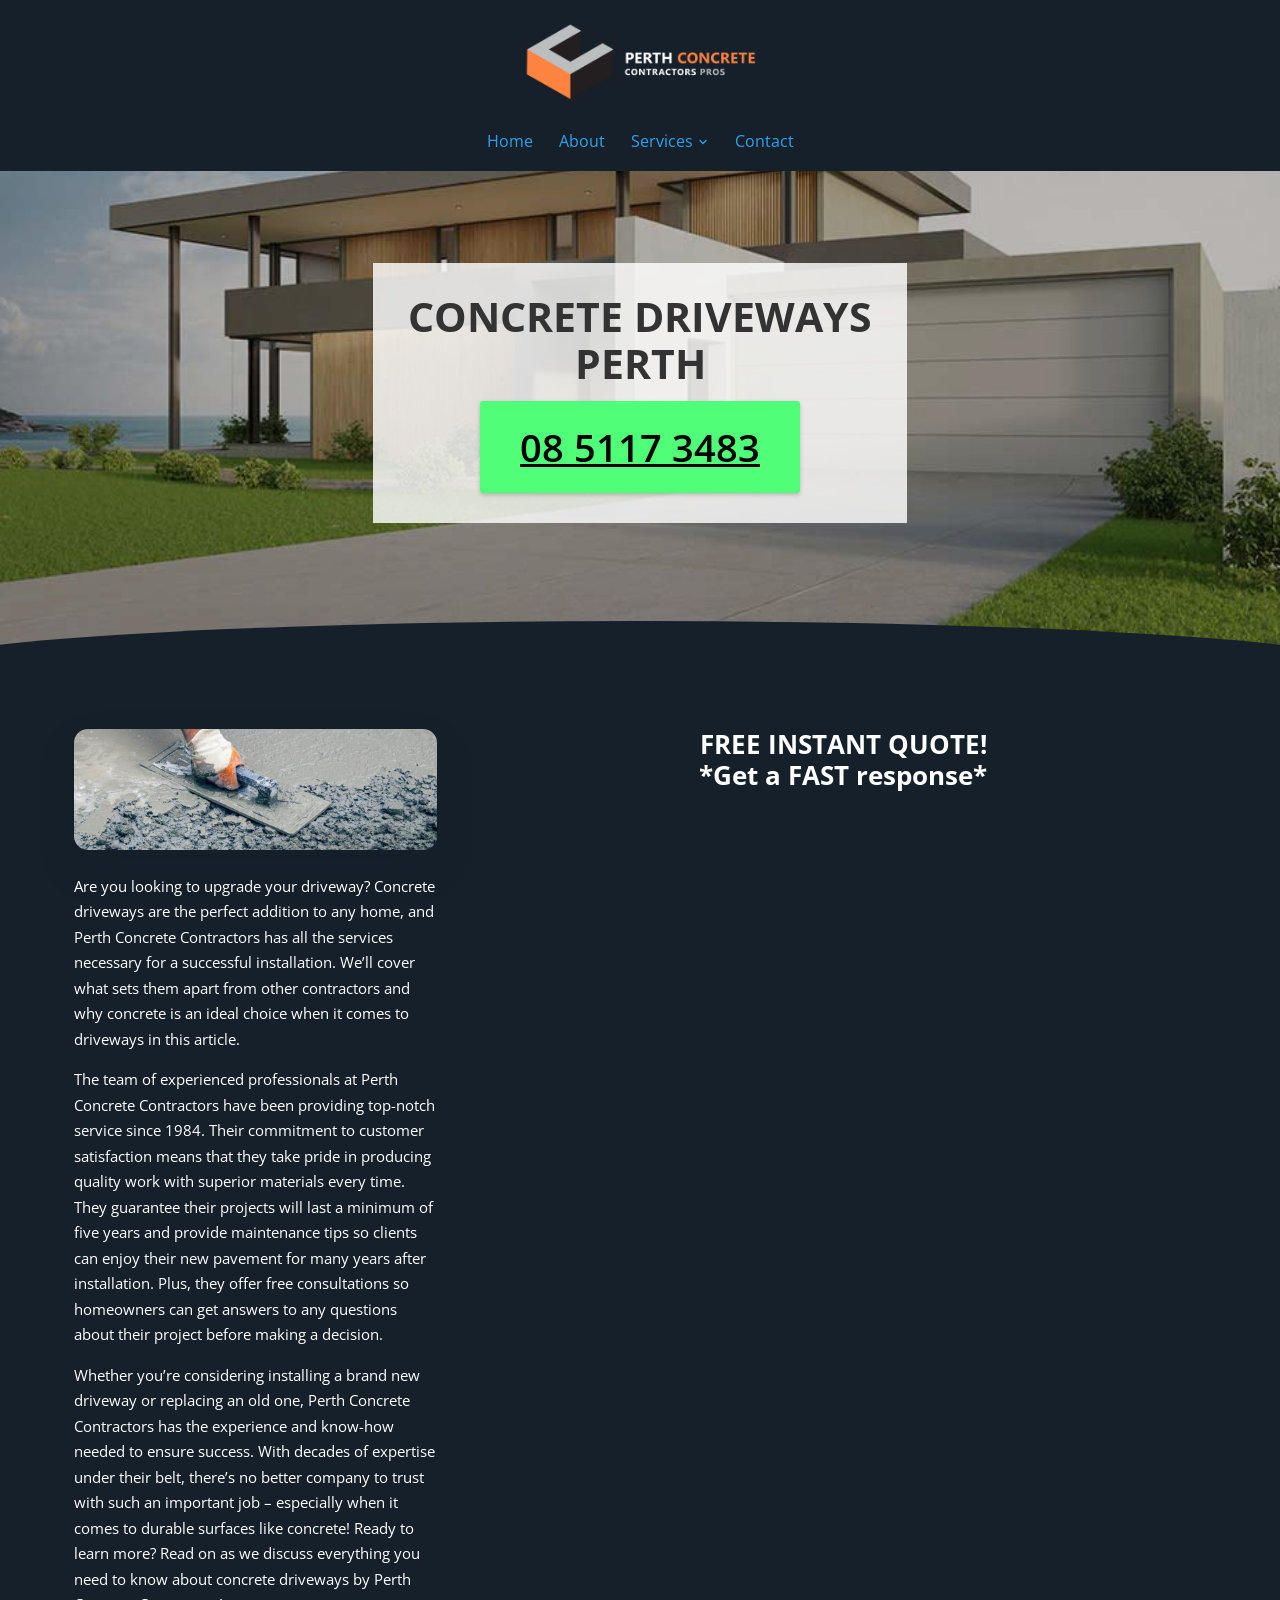
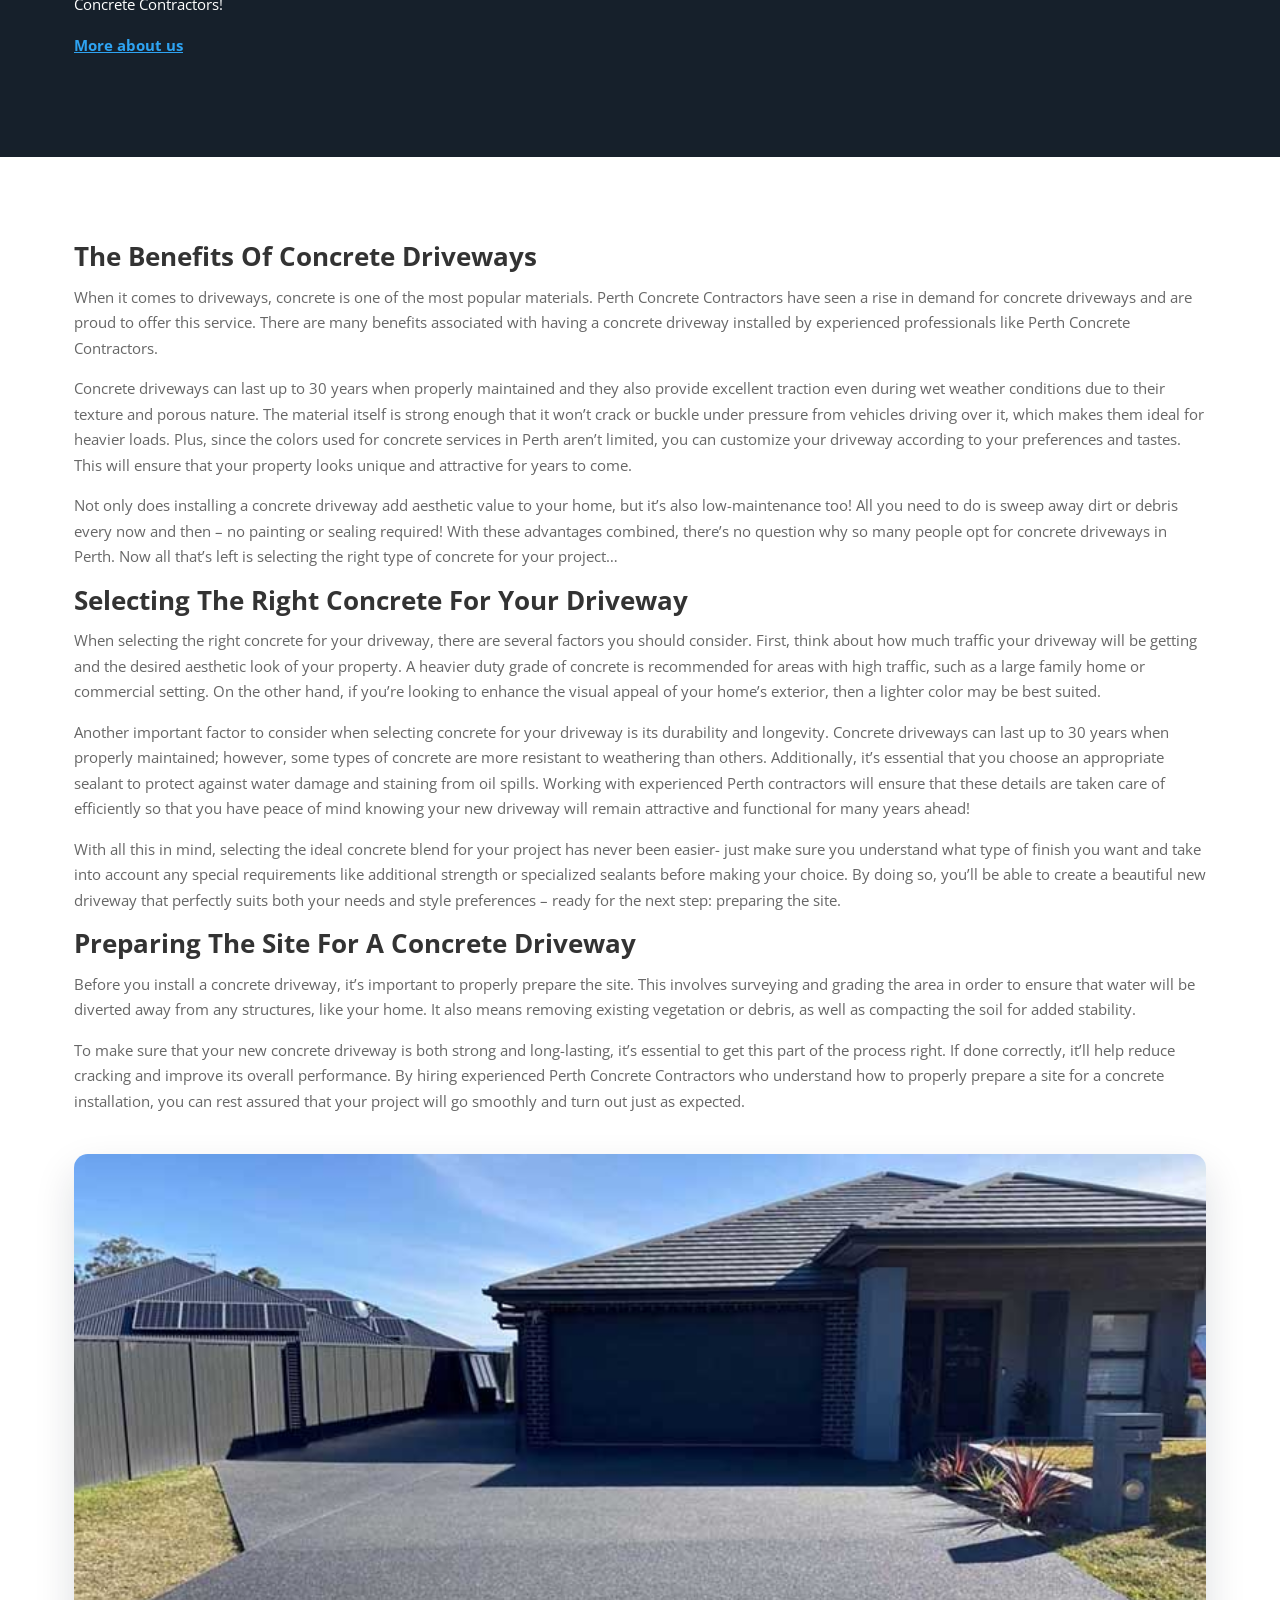
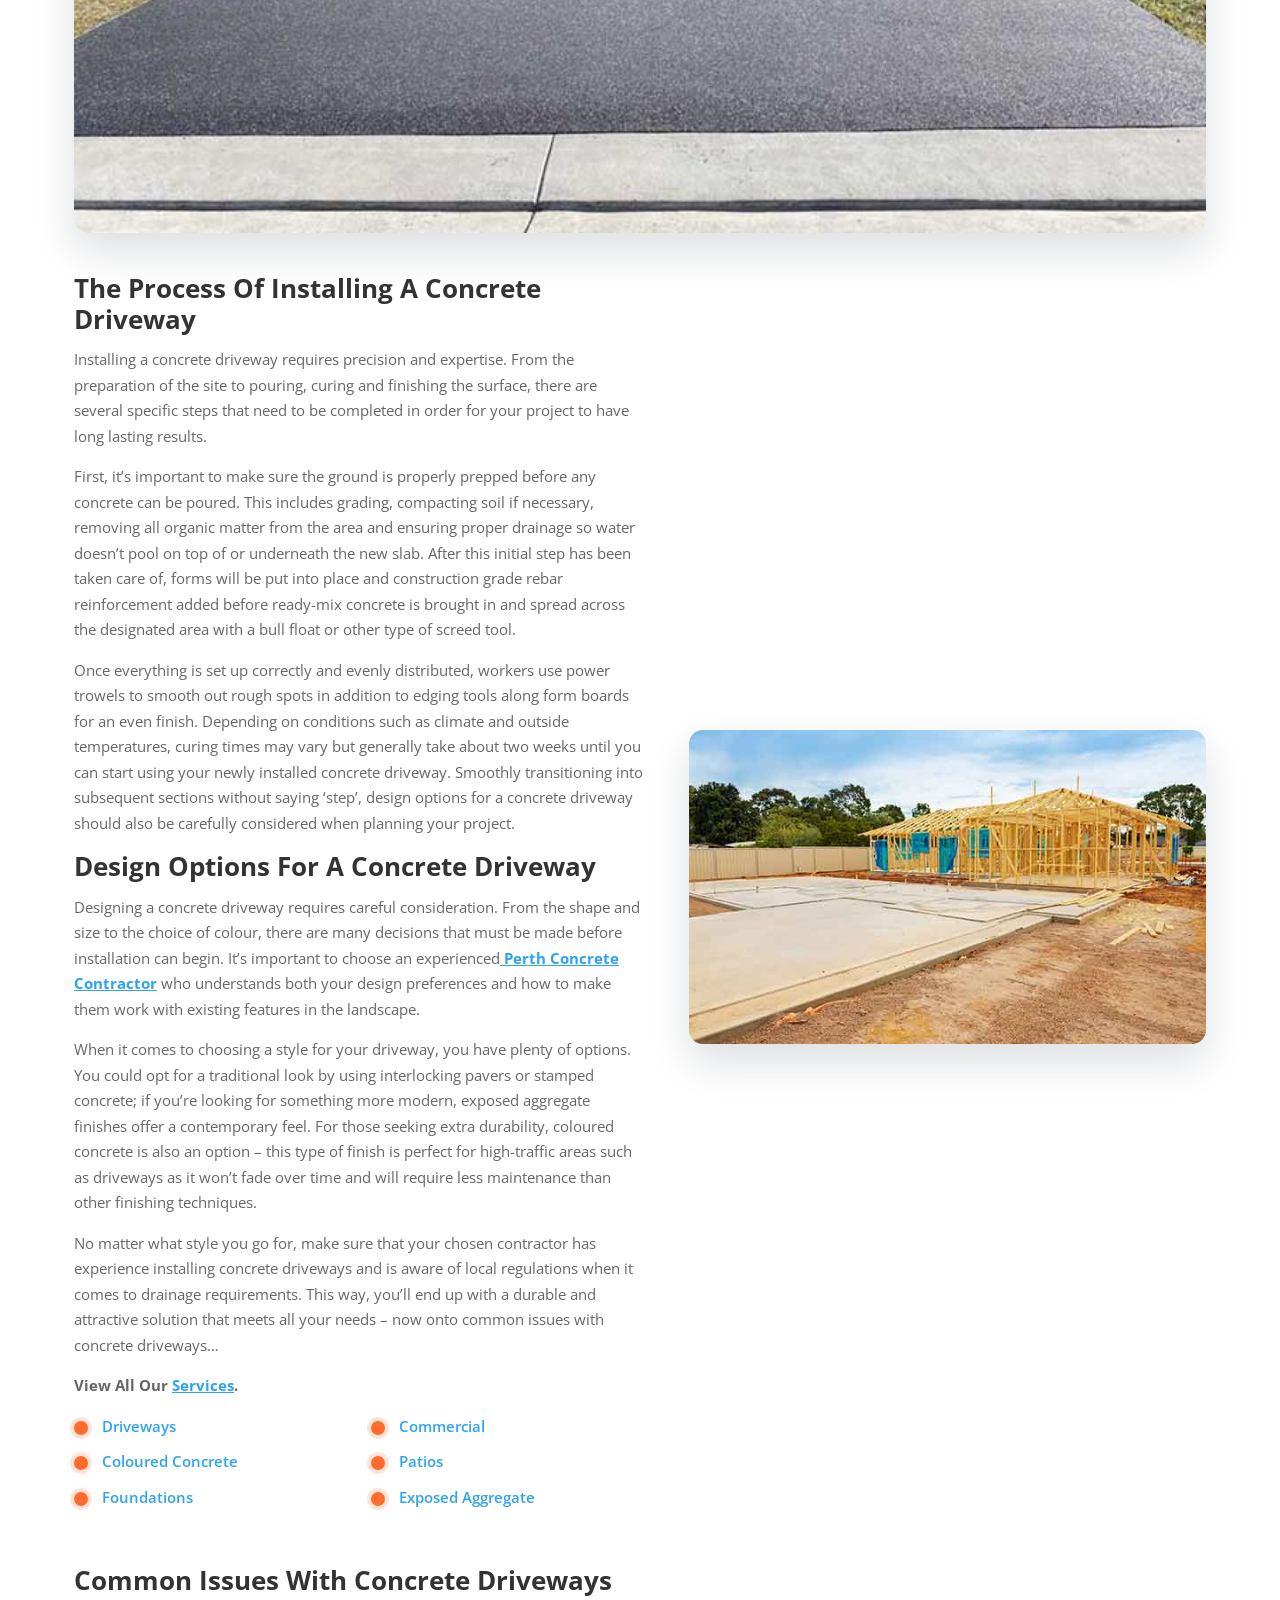
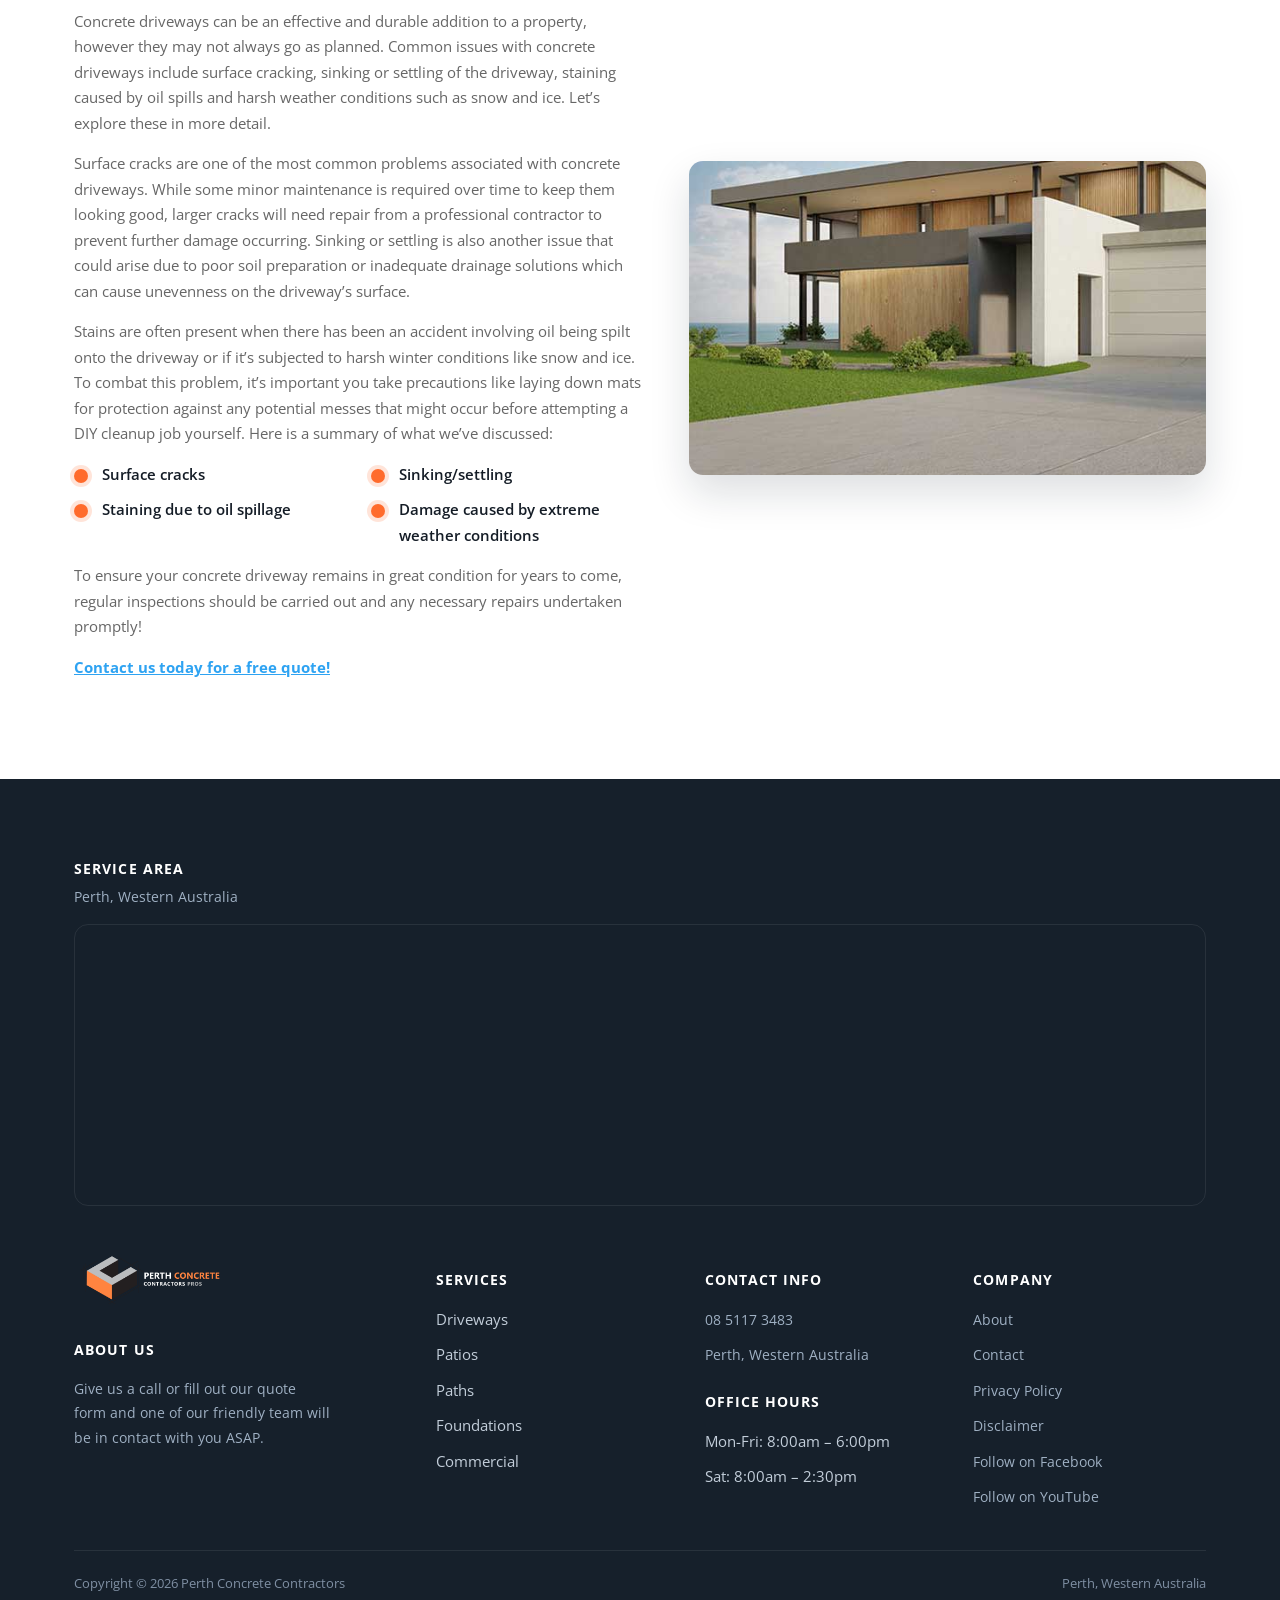
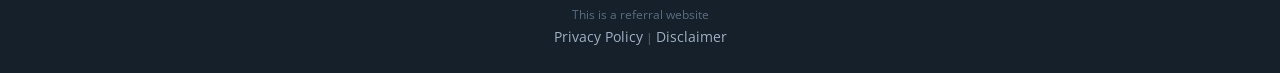
<file: driveways/index.html>
<!doctype html>
<html lang="en-AU">
<head>
<!-- Google tag (gtag.js) -->
<script async src="https://www.googletagmanager.com/gtag/js?id=G-BS13JQK4VR"></script>
<script>
  window.dataLayer = window.dataLayer || [];
  function gtag(){dataLayer.push(arguments);}
  gtag('js', new Date());
  gtag('config', 'G-BS13JQK4VR');
  gtag('config', 'AW-11095189985');
</script>
<meta charset="UTF-8">
<meta name="viewport" content="width=device-width, initial-scale=1.0">
<link rel="icon" href="/favicon-32.png" sizes="32x32" type="image/png">
<link rel="icon" href="/favicon-192.png" sizes="192x192" type="image/png">
<link rel="apple-touch-icon" href="/apple-touch-icon.png">
<title>Concrete Driveways Perth | No1 for Concrete Contractors</title>
<meta name="description" content="Looking for Concrete Driveways Perth? We service the entire Perth region for professional Concrete driveway construction and Installation.">
<meta name="robots" content="follow, index, max-snippet:-1, max-video-preview:-1, max-image-preview:large">
<link rel="canonical" href="https://perthconcretecontractors.com.au/driveways/">
<meta property="og:locale" content="en_US">
<meta property="og:type" content="article">
<meta property="og:title" content="Concrete Driveways Perth | No1 for Concrete Contractors">
<meta property="og:description" content="Looking for Concrete Driveways Perth? We service the entire Perth region for professional Concrete driveway construction and Installation.">
<meta property="og:url" content="https://perthconcretecontractors.com.au/driveways/">
<meta property="og:site_name" content="Perth Concrete Contractors | Driveways | Commercial">
<meta property="og:image" content="https://perthconcretecontractors.com.au/images/Perth-Concrete-Contractors-Logo-y-black.png">
<meta property="og:image:secure_url" content="https://perthconcretecontractors.com.au/images/Perth-Concrete-Contractors-Logo-y-black.png">
<meta property="og:image:width" content="1200">
<meta property="og:image:height" content="662">
<meta property="og:image:alt" content="Perth Concrete Contractors - Concreters in Perth">
<meta property="og:image:type" content="image/png">
<meta name="twitter:card" content="summary_large_image">
<meta name="twitter:title" content="Concrete Driveways Perth | No1 for Concrete Contractors">
<meta name="twitter:description" content="Looking for Concrete Driveways Perth? We service the entire Perth region for professional Concrete driveway construction and Installation.">
<meta name="twitter:image" content="https://perthconcretecontractors.com.au/images/Perth-Concrete-Contractors-Logo-y-black.png">
<meta name="twitter:label1" content="Time to read">
<meta name="twitter:data1" content="12 minutes">
<script type="application/ld+json">{"@context": "https://schema.org", "@graph": [{"@type": "Place", "@id": "https://perthconcretecontractors.com.au/#place", "address": {"@type": "PostalAddress", "streetAddress": "Daviesia turn Success", "addressLocality": "Western Australia", "addressRegion": "Perth", "postalCode": "6164", "addressCountry": "Australia"}}, {"@type": ["LocalBusiness", "Organization"], "@id": "https://perthconcretecontractors.com.au/#organization", "name": "Perth Concrete Contractors | Driveways | Commercial", "url": "https://perthconcretecontractors.com.au", "email": "info@perthconcretecontractors.com.au", "address": {"@type": "PostalAddress", "streetAddress": "Daviesia turn Success", "addressLocality": "Western Australia", "addressRegion": "Perth", "postalCode": "6164", "addressCountry": "Australia"}, "logo": {"@type": "ImageObject", "@id": "https://perthconcretecontractors.com.au/#logo", "url": "https://perthconcretecontractors.com.au/images/Perth-Concrete-Contractors-Logo-Square-Blue.png", "contentUrl": "https://perthconcretecontractors.com.au/images/Perth-Concrete-Contractors-Logo-Square-Blue.png", "caption": "Perth Concrete Contractors | Driveways | Commercial", "inLanguage": "en-US", "width": "600", "height": "600"}, "openingHours": ["Monday,Tuesday,Wednesday,Thursday,Friday 08:00-18:00", "Saturday 08:00-14:30"], "location": {"@id": "https://perthconcretecontractors.com.au/#place"}, "image": {"@id": "https://perthconcretecontractors.com.au/#logo"}, "telephone": "+61-8-5117-3483"}, {"@type": "WebSite", "@id": "https://perthconcretecontractors.com.au/#website", "url": "https://perthconcretecontractors.com.au", "name": "Perth Concrete Contractors | Driveways | Commercial", "publisher": {"@id": "https://perthconcretecontractors.com.au/#organization"}, "inLanguage": "en-US"}, {"@type": "ImageObject", "@id": "https://perthconcretecontractors.com.au/images/Perth-Concrete-Contractors-Logo-y-black.png", "url": "https://perthconcretecontractors.com.au/images/Perth-Concrete-Contractors-Logo-y-black.png", "width": "1200", "height": "662", "caption": "Perth Concrete Contractors - Concreters in Perth", "inLanguage": "en-US"}, {"@type": "WebPage", "@id": "https://perthconcretecontractors.com.au/driveways/#webpage", "url": "https://perthconcretecontractors.com.au/driveways/", "name": "Concrete Driveways Perth | No1 for Concrete Contractors", "datePublished": "2023-02-26T18:21:30+00:00", "dateModified": "2023-02-26T18:21:35+00:00", "isPartOf": {"@id": "https://perthconcretecontractors.com.au/#website"}, "primaryImageOfPage": {"@id": "https://perthconcretecontractors.com.au/images/Perth-Concrete-Contractors-Logo-y-black.png"}, "inLanguage": "en-US"}, {"@type": "Person", "@id": "https://perthconcretecontractors.com.au/author/samstoysnzgmail-com/", "name": "samstoysnz@gmail.com", "url": "https://perthconcretecontractors.com.au/author/samstoysnzgmail-com/", "image": {"@type": "ImageObject", "@id": "https://secure.gravatar.com/avatar/1a805ecce72dbea624f8210f16b617142cd50f277b3b90b3f68485606a558cd0?s=96&amp;d=mm&amp;r=g", "url": "https://secure.gravatar.com/avatar/1a805ecce72dbea624f8210f16b617142cd50f277b3b90b3f68485606a558cd0?s=96&amp;d=mm&amp;r=g", "caption": "samstoysnz@gmail.com", "inLanguage": "en-US"}, "sameAs": ["https://perthconcretecontractors.com.au"], "worksFor": {"@id": "https://perthconcretecontractors.com.au/#organization"}}, {"@type": "Article", "headline": "Concrete Driveways Perth | No1 for Concrete Contractors", "keywords": "Concrete Driveways Perth", "datePublished": "2023-02-26T18:21:30+00:00", "dateModified": "2023-02-26T18:21:35+00:00", "author": {"@id": "https://perthconcretecontractors.com.au/author/samstoysnzgmail-com/", "name": "samstoysnz@gmail.com"}, "publisher": {"@id": "https://perthconcretecontractors.com.au/#organization"}, "description": "Looking for Concrete Driveways Perth? We service the entire Perth region for professional Concrete driveway construction and Installation.", "name": "Concrete Driveways Perth | No1 for Concrete Contractors", "@id": "https://perthconcretecontractors.com.au/driveways/#richSnippet", "isPartOf": {"@id": "https://perthconcretecontractors.com.au/driveways/#webpage"}, "image": {"@id": "https://perthconcretecontractors.com.au/images/Perth-Concrete-Contractors-Logo-y-black.png"}, "inLanguage": "en-US", "mainEntityOfPage": {"@id": "https://perthconcretecontractors.com.au/driveways/#webpage"}}]}</script>
<script type="application/ld+json">{"@context": "https://schema.org", "@type": "BreadcrumbList", "itemListElement": [{"@type": "ListItem", "position": 1, "name": "Home", "item": "https://perthconcretecontractors.com.au/"}, {"@type": "ListItem", "position": 2, "name": "Driveways", "item": "https://perthconcretecontractors.com.au/driveways/"}]}</script>
<script type="application/ld+json">{"@context": "https://schema.org", "@type": "Service", "serviceType": "Driveways", "name": "Driveways", "provider": {"@type": "LocalBusiness", "name": "Perth Concrete Contractors", "telephone": "+61851173483"}, "areaServed": {"@type": "City", "name": "Perth"}, "url": "https://perthconcretecontractors.com.au/driveways/"}</script>
<link rel="preconnect" href="https://fonts.googleapis.com">
<link rel="preconnect" href="https://fonts.gstatic.com" crossorigin>
<link rel="preload" as="style" href="https://fonts.googleapis.com/css2?family=Open+Sans:wght@400;600;700;800&display=swap" onload="this.onload=null;this.rel='stylesheet'">
<noscript><link rel="stylesheet" href="https://fonts.googleapis.com/css2?family=Open+Sans:wght@400;600;700;800&display=swap"></noscript>
<link rel="stylesheet" href="/css/style.css">
<style id="mnfix">.mobile-menu.open{max-height:calc(100vh - 150px);max-height:calc(100dvh - 150px);overflow-y:auto;-webkit-overflow-scrolling:touch;overscroll-behavior:contain}.mobile-menu.msub-ready .mobile-submenu{display:none}.mobile-menu.msub-ready .mobile-submenu.open{display:flex}.mobile-menu a.msub-parent{display:flex;justify-content:space-between;align-items:center}.mobile-menu a.msub-parent::after{content:"";width:8px;height:8px;border-right:2px solid currentColor;border-bottom:2px solid currentColor;transform:rotate(45deg);margin-right:6px;transition:transform .2s}.mobile-menu a.msub-parent[aria-expanded=true]::after{transform:rotate(-135deg)}</style></head>
<body class="">
<header class="classic">
  <div class="c-head wrap">
    <a href="/" class="brand"><img src="/images/Perth-Concrete-Contractors-Logo-clear.png" alt="Perth Concrete Contractors" width="1200" height="428"></a>
    <nav class="links"><a href="/">Home</a><a href="/about/">About</a><div class="nav-item"><a href="/services/">Services <svg viewBox="0 0 24 24" fill="none" stroke-width="2.4" stroke-linecap="round" stroke-linejoin="round"><path d="m6 9 6 6 6-6"/></svg></a><div class="nav-dropdown"><a href="/driveways/">Driveways</a><a href="/commercial/">Commercial</a><a href="/coloured-concrete/">Coloured Concrete</a><a href="/exposed-aggregate/">Exposed Aggregate</a><a href="/foundations/">Foundations</a><a href="/patios/">Patios</a></div></div><a href="/contact/">Contact</a></nav>
    <button type="button" class="hamburger-btn" id="hamburgerBtn" aria-label="Open menu" aria-expanded="false"><svg viewBox="0 0 24 24" fill="none" stroke="#fff" stroke-width="2.4" stroke-linecap="round" stroke-linejoin="round"><path d="M4 7h16M4 12h16M4 17h16"/></svg></button>
  </div>
  <div class="mobile-menu" id="mobileMenu"><a href="/">Home</a><a href="/about/">About</a><a href="/services/">Services</a><div class="mobile-submenu"><a href="/driveways/">Driveways</a><a href="/commercial/">Commercial</a><a href="/coloured-concrete/">Coloured Concrete</a><a href="/exposed-aggregate/">Exposed Aggregate</a><a href="/foundations/">Foundations</a><a href="/patios/">Patios</a></div><a href="/contact/">Contact</a><a href="tel:0851173483" class="mobile-menu-phone">Call 08 5117 3483</a></div>
</header>
<main>
<section class="hero-c next-dark" id="top"><div class="hero-c-box"><div class="row"><div class="text"><h1>Concrete Driveways Perth</h1></div><p class="btn-wrap"><a class="btn btn-primary" href="tel:+61851173483">08 5117 3483</a></p></div></div></section>
<section class="sec-dark"><div class="wrap"><div class="row cols cols-2 formrow"><div class="col"><div class="figure"><img src="/images/c1-e1657133706240.jpg" alt="Perth Concreters" width="1100" height="365" loading="lazy" decoding="async"></div><div class="text"><p>Are you looking to upgrade your driveway? Concrete driveways are the perfect addition to any home, and Perth Concrete Contractors has all the services necessary for a successful installation. We’ll cover what sets them apart from other contractors and why concrete is an ideal choice when it comes to driveways in this article.</p>
<p>The team of experienced professionals at Perth Concrete Contractors have been providing top-notch service since 1984. Their commitment to customer satisfaction means that they take pride in producing quality work with superior materials every time. They guarantee their projects will last a minimum of five years and provide maintenance tips so clients can enjoy their new pavement for many years after installation. Plus, they offer free consultations so homeowners can get answers to any questions about their project before making a decision.</p>
<p>Whether you’re considering installing a brand new driveway or replacing an old one, Perth Concrete Contractors has the experience and know-how needed to ensure success. With decades of expertise under their belt, there’s no better company to trust with such an important job – especially when it comes to durable surfaces like concrete! Ready to learn more? Read on as we discuss everything you need to know about concrete driveways by Perth Concrete Contractors!</p>
<p><a href="/about/">More about us</a></p></div></div><div class="col"><div class="text"><h2>FREE INSTANT QUOTE!<br>​<strong>*Get a FAST response*</strong></h2></div><div class="form-card"><iframe src="https://api.leadconnectorhq.com/widget/form/tJIx1ZRzQtjFQvw0ZbcG" style="width:100%;height:100%;min-height:825px;border:none;border-radius:14px" id="inline-tJIx1ZRzQtjFQvw0ZbcG" data-layout="{'id':'INLINE'}" data-trigger-type="alwaysShow" data-trigger-value="" data-activation-type="alwaysActivated" data-activation-value="" data-deactivation-type="neverDeactivate" data-deactivation-value="" data-form-name="Perth Concrete" data-height="825" data-layout-iframe-id="inline-tJIx1ZRzQtjFQvw0ZbcG" data-form-id="tJIx1ZRzQtjFQvw0ZbcG" data-cookie-consent="true" data-cookie-consent-provider="auto" title="Perth Concrete"></iframe></div></div></div></div></section>
<section class=""><div class="wrap"><div class="row"><div class="text"><h2>The Benefits Of Concrete Driveways</h2>
<p>When it comes to driveways, concrete is one of the most popular materials. Perth Concrete Contractors have seen a rise in demand for concrete driveways and are proud to offer this service. There are many benefits associated with having a concrete driveway installed by experienced professionals like Perth Concrete Contractors.</p>
<p>Concrete driveways can last up to 30 years when properly maintained and they also provide excellent traction even during wet weather conditions due to their texture and porous nature. The material itself is strong enough that it won’t crack or buckle under pressure from vehicles driving over it, which makes them ideal for heavier loads. Plus, since the colors used for concrete services in Perth aren’t limited, you can customize your driveway according to your preferences and tastes. This will ensure that your property looks unique and attractive for years to come.</p>
<p>Not only does installing a concrete driveway add aesthetic value to your home, but it’s also low-maintenance too! All you need to do is sweep away dirt or debris every now and then – no painting or sealing required! With these advantages combined, there’s no question why so many people opt for concrete driveways in Perth. Now all that’s left is selecting the right type of concrete for your project…</p>
<h2>Selecting The Right Concrete For Your Driveway</h2>
<p>When selecting the right concrete for your driveway, there are several factors you should consider. First, think about how much traffic your driveway will be getting and the desired aesthetic look of your property. A heavier duty grade of concrete is recommended for areas with high traffic, such as a large family home or commercial setting. On the other hand, if you’re looking to enhance the visual appeal of your home’s exterior, then a lighter color may be best suited.</p>
<p>Another important factor to consider when selecting concrete for your driveway is its durability and longevity. Concrete driveways can last up to 30 years when properly maintained; however, some types of concrete are more resistant to weathering than others. Additionally, it’s essential that you choose an appropriate sealant to protect against water damage and staining from oil spills. Working with experienced Perth contractors will ensure that these details are taken care of efficiently so that you have peace of mind knowing your new driveway will remain attractive and functional for many years ahead!</p>
<p>With all this in mind, selecting the ideal concrete blend for your project has never been easier- just make sure you understand what type of finish you want and take into account any special requirements like additional strength or specialized sealants before making your choice. By doing so, you’ll be able to create a beautiful new driveway that perfectly suits both your needs and style preferences – ready for the next step: preparing the site.</p>
<h2>Preparing The Site For A Concrete Driveway</h2>
<p>Before you install a concrete driveway, it’s important to properly prepare the site. This involves surveying and grading the area in order to ensure that water will be diverted away from any structures, like your home. It also means removing existing vegetation or debris, as well as compacting the soil for added stability.</p>
<p>To make sure that your new concrete driveway is both strong and long-lasting, it’s essential to get this part of the process right. If done correctly, it’ll help reduce cracking and improve its overall performance. By hiring experienced Perth Concrete Contractors who understand how to properly prepare a site for a concrete installation, you can rest assured that your project will go smoothly and turn out just as expected.</p></div></div><div class="row"><div class="figure"><img src="/images/perth-concrete-driveways.jpg" alt="concrete driveways perth" width="800" height="480" loading="lazy" decoding="async"></div></div><div class="row cols cols-2"><div class="col"><div class="text"><h2>The Process Of Installing A Concrete Driveway</h2>
<p>Installing a concrete driveway requires precision and expertise. From the preparation of the site to pouring, curing and finishing the surface, there are several specific steps that need to be completed in order for your project to have long lasting results.</p>
<p>First, it’s important to make sure the ground is properly prepped before any concrete can be poured. This includes grading, compacting soil if necessary, removing all organic matter from the area and ensuring proper drainage so water doesn’t pool on top of or underneath the new slab. After this initial step has been taken care of, forms will be put into place and construction grade rebar reinforcement added before ready-mix concrete is brought in and spread across the designated area with a bull float or other type of screed tool.</p>
<p>Once everything is set up correctly and evenly distributed, workers use power trowels to smooth out rough spots in addition to edging tools along form boards for an even finish. Depending on conditions such as climate and outside temperatures, curing times may vary but generally take about two weeks until you can start using your newly installed concrete driveway. Smoothly transitioning into subsequent sections without saying ‘step’, design options for a concrete driveway should also be carefully considered when planning your project.</p>
<h2>Design Options For A Concrete Driveway</h2>
<p>Designing a concrete driveway requires careful consideration. From the shape and size to the choice of colour, there are many decisions that must be made before installation can begin. It’s important to choose an experienced<a href="/"> Perth Concrete Contractor</a> who understands both your design preferences and how to make them work with existing features in the landscape.</p>
<p>When it comes to choosing a style for your driveway, you have plenty of options. You could opt for a traditional look by using interlocking pavers or stamped concrete; if you’re looking for something more modern, exposed aggregate finishes offer a contemporary feel. For those seeking extra durability, coloured concrete is also an option – this type of finish is perfect for high-traffic areas such as driveways as it won’t fade over time and will require less maintenance than other finishing techniques.</p>
<p>No matter what style you go for, make sure that your chosen contractor has experience installing concrete driveways and is aware of local regulations when it comes to drainage requirements. This way, you’ll end up with a durable and attractive solution that meets all your needs – now onto common issues with concrete driveways…</p></div><div class="text"><p><strong>View All Our <a href="/services/">Services</a>. </strong></p>
<ul>
<li><a href="/driveways/">Driveways</a></li>
<li><a href="/commercial/">Commercial</a></li>
<li><a href="/coloured-concrete/">Coloured Concrete</a></li>
<li><a href="/patios/">Patios</a></li>
<li><a href="/foundations/">Foundations</a></li>
<li><a href="/exposed-aggregate/">Exposed Aggregate</a></li>
</ul></div></div><div class="col"><div class="figure"><img src="/images/Perth-Concrete-Contractors-22.jpg" alt="Concrete Foundations" width="582" height="354" loading="lazy" decoding="async"></div></div></div><div class="row cols cols-2"><div class="col"><div class="text"><h2>Common Issues With Concrete Driveways</h2>
<p>Concrete driveways can be an effective and durable addition to a property, however they may not always go as planned. Common issues with concrete driveways include surface cracking, sinking or settling of the driveway, staining caused by oil spills and harsh weather conditions such as snow and ice. Let’s explore these in more detail.</p>
<p>Surface cracks are one of the most common problems associated with concrete driveways. While some minor maintenance is required over time to keep them looking good, larger cracks will need repair from a professional contractor to prevent further damage occurring. Sinking or settling is also another issue that could arise due to poor soil preparation or inadequate drainage solutions which can cause unevenness on the driveway’s surface.</p>
<p>Stains are often present when there has been an accident involving oil being spilt onto the driveway or if it’s subjected to harsh winter conditions like snow and ice. To combat this problem, it’s important you take precautions like laying down mats for protection against any potential messes that might occur before attempting a DIY cleanup job yourself. Here is a summary of what we’ve discussed:</p>
<ul>
<li>Surface cracks</li>
<li>Sinking/settling</li>
<li>Staining due to oil spillage</li>
<li>Damage caused by extreme weather conditions</li>
</ul>
<p>To ensure your concrete driveway remains in great condition for years to come, regular inspections should be carried out and any necessary repairs undertaken promptly!</p>
<p><a href="/contact/">Contact us today for a free quote!</a></p></div></div><div class="col"><div class="figure"><img src="/images/Perth-Concrete-Contractors-14.jpg" alt="Perth Concrete Contractors" width="582" height="354" loading="lazy" decoding="async"></div></div></div></div></section>
</main>
<footer>
  <div class="wrap">
    <div class="footer-map-head"><h4>Service Area</h4><p>Perth, Western Australia</p></div><div class="footer-map"><iframe src="https://www.google.com/maps/embed?pb=!1m14!1m8!1m3!1d865812.120275873!2d115.96153600000001!3d-32.040064!3m2!1i1024!2i768!4f13.1!3m3!1m2!1s0xa9e633cbb9cd3c1d%3A0x9f01a33f4bfb2148!2sPerth%20Concrete%20Contractors!5e0!3m2!1sen!2sau!4v1680378645197!5m2!1sen!2sau" width="600" height="280" style="border:0" allowfullscreen loading="lazy" referrerpolicy="no-referrer-when-downgrade" title="Perth Concrete Contractors service area map"></iframe></div>
    <div class="footer-grid "><div class="footer-brand"><a href="/" class="brand"><img src="/images/Perth-Concrete-Contractors-Logo-clear.png" alt="Perth Concrete Contractors" width="1200" height="428" loading="lazy"></a><h4>About us</h4><p>Give us a call or fill out our quote form and one of our friendly team will be in contact with you ASAP.</p></div><div><h4>Services</h4><ul><li>Driveways</li><li>Patios</li><li>Paths</li><li>Foundations</li><li>Commercial</li></ul></div><div><h4>Contact Info</h4><ul><li><a href="tel:0851173483">08 5117 3483</a></li><li><a href="https://goo.gl/maps/rHezCq25R7YQ8wE47" target="_blank" rel="noopener">Perth, Western Australia</a></li></ul><h4 style="margin-top:22px;">Office Hours</h4><ul><li>Mon-Fri: 8:00am &ndash; 6:00pm</li><li>Sat: 8:00am &ndash; 2:30pm</li></ul></div><div><h4>Company</h4><ul><li><a href="/about/">About</a></li><li><a href="/contact/">Contact</a></li><li><a href="/privacy-policy/">Privacy Policy</a></li><li><a href="/disclaimer/">Disclaimer</a></li><li><a href="https://www.facebook.com/profile.php?id=100091002864021" target="_blank" rel="noopener">Follow on Facebook</a></li><li><a href="https://www.youtube.com/channel/UCpMxHk8IWMjscxCyCtUEy-g" target="_blank" rel="noopener">Follow on YouTube</a></li></ul></div></div>
    <div class="footer-bottom"><span>Copyright &copy; 2026 Perth Concrete Contractors</span><span>Perth, Western Australia</span></div>
    <div class="footer-disclosure">This is a referral website<br><a href="/privacy-policy/">Privacy Policy</a> | <a href="/disclaimer/">Disclaimer</a></div>
  </div>
</footer>
<script>
(function(){var b=document.getElementById('hamburgerBtn'),m=document.getElementById('mobileMenu');if(!b||!m)return;b.addEventListener('click',function(){var o=m.classList.toggle('open');b.setAttribute('aria-expanded',o?'true':'false');});})();
</script>
<script src="https://link.msgsndr.com/js/form_embed.js" defer></script>
<script id="mnfixjs">(function(){var m=document.getElementById("mobileMenu");if(!m)return;m.querySelectorAll(".mobile-submenu").forEach(function(s){var p=s.previousElementSibling;if(!p||p.tagName!=="A")return;var a=document.createElement("a");a.href=p.getAttribute("href");a.textContent="All "+p.textContent.trim();s.insertBefore(a,s.firstChild);m.classList.add("msub-ready");p.classList.add("msub-parent");p.setAttribute("aria-expanded","false");p.addEventListener("click",function(e){e.preventDefault();var o=s.classList.toggle("open");p.setAttribute("aria-expanded",o?"true":"false")})});var b=document.getElementById("hamburgerBtn");document.addEventListener("pointerdown",function(e){if(!m.classList.contains("open")||m.contains(e.target)||(b&&b.contains(e.target)))return;m.classList.remove("open");if(b)b.setAttribute("aria-expanded","false")})})();</script></body>
</html>
</file>
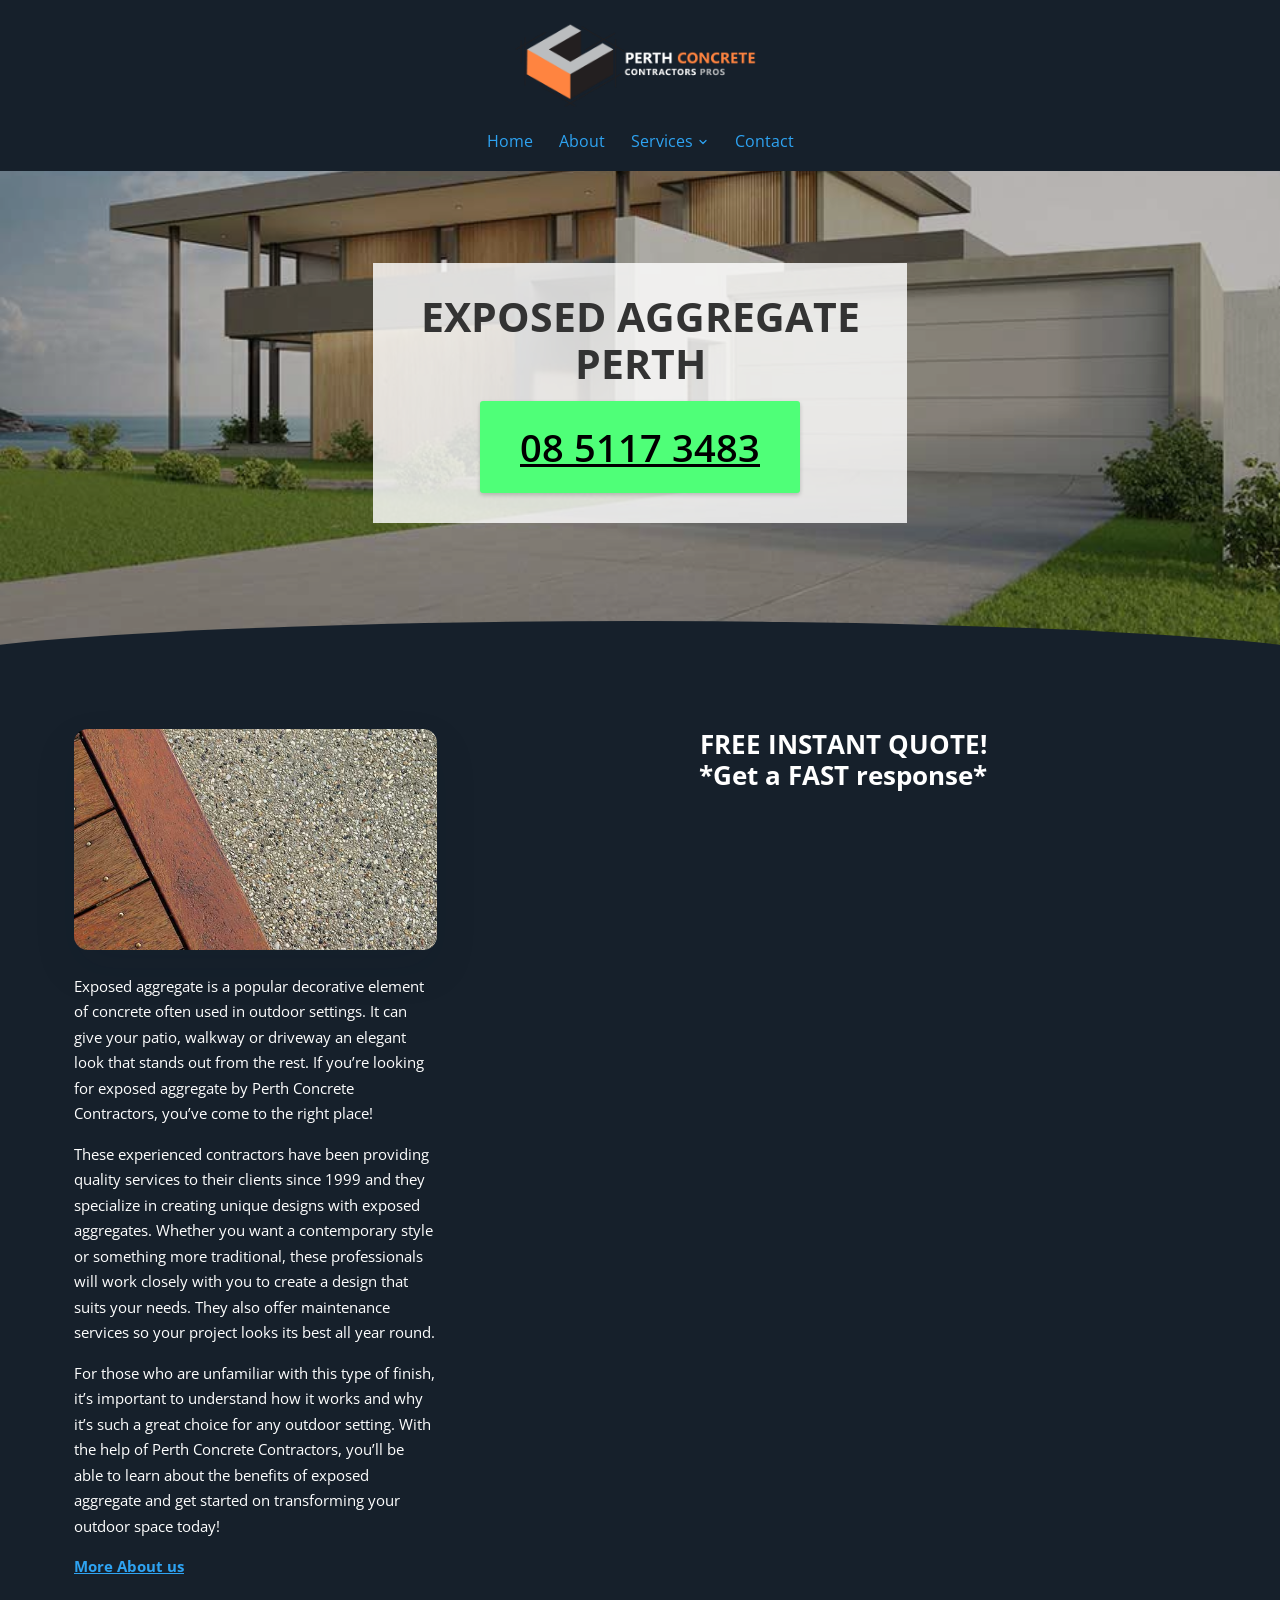
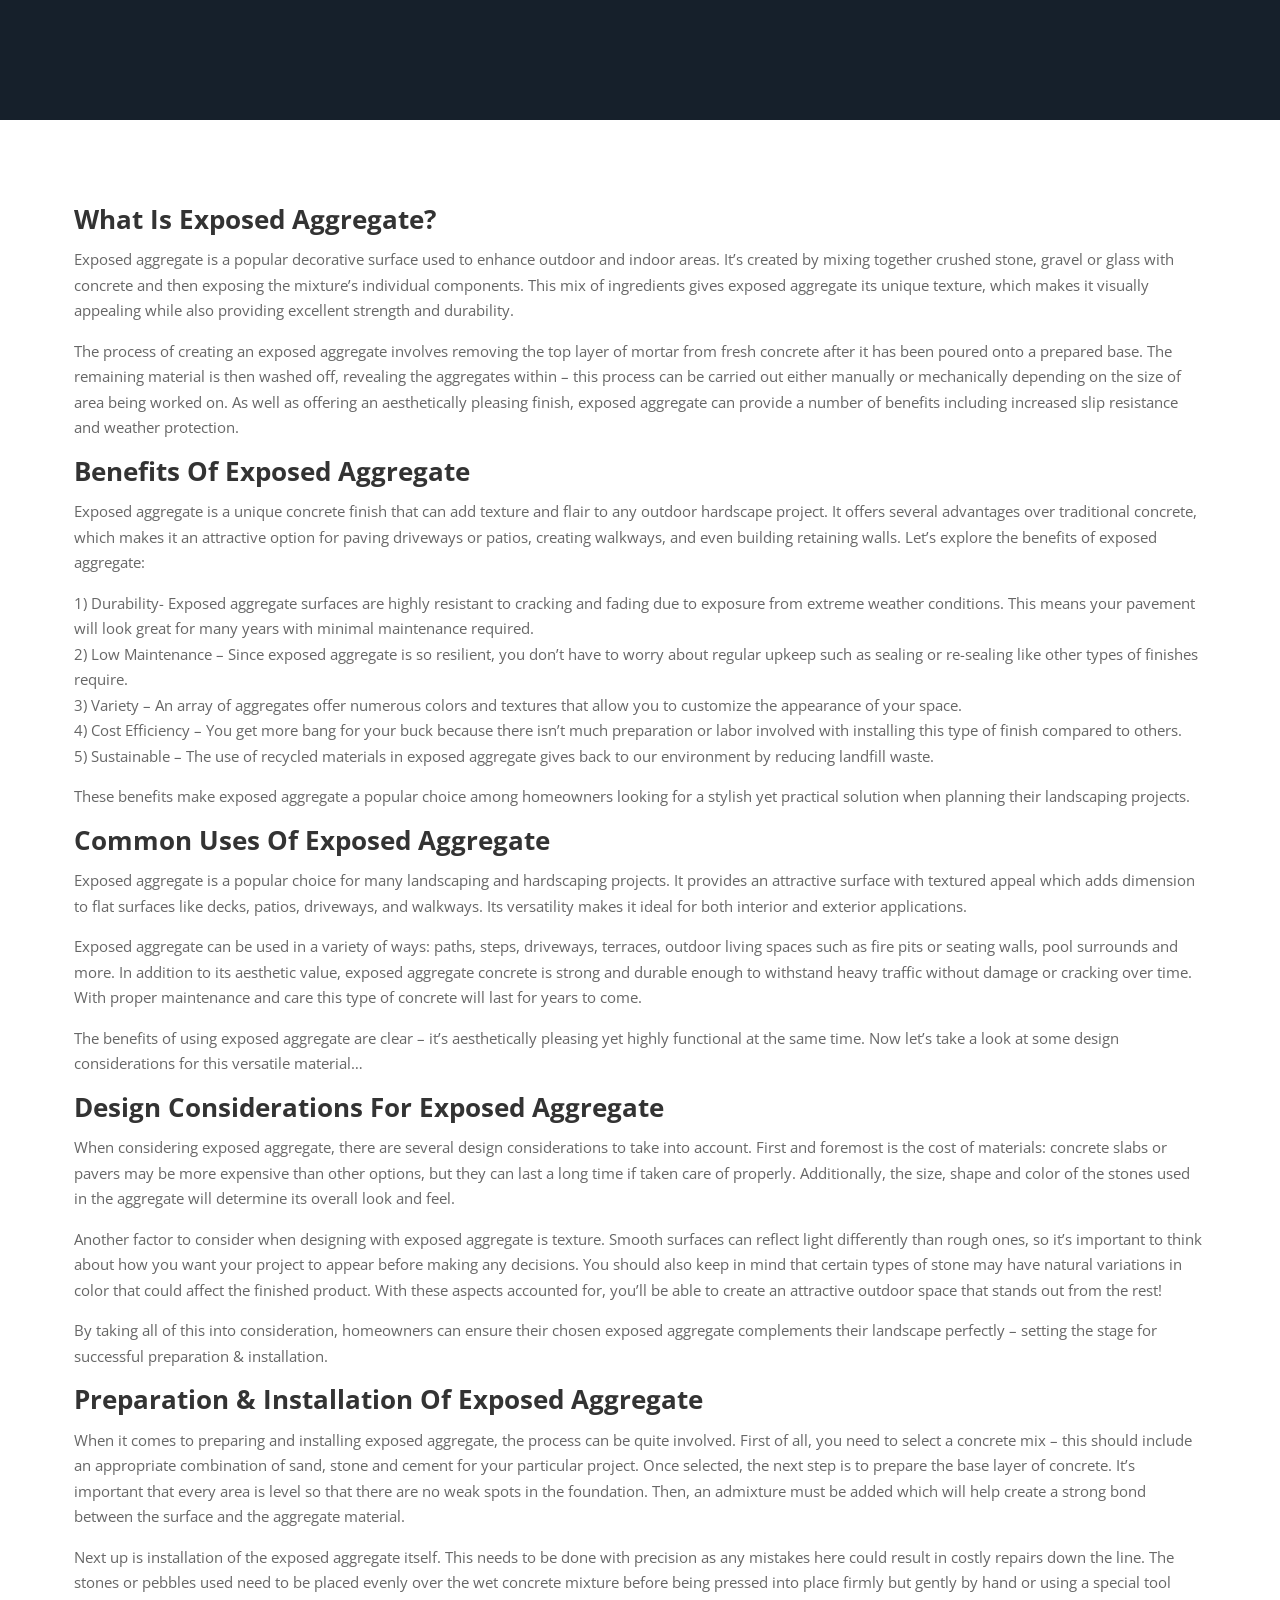
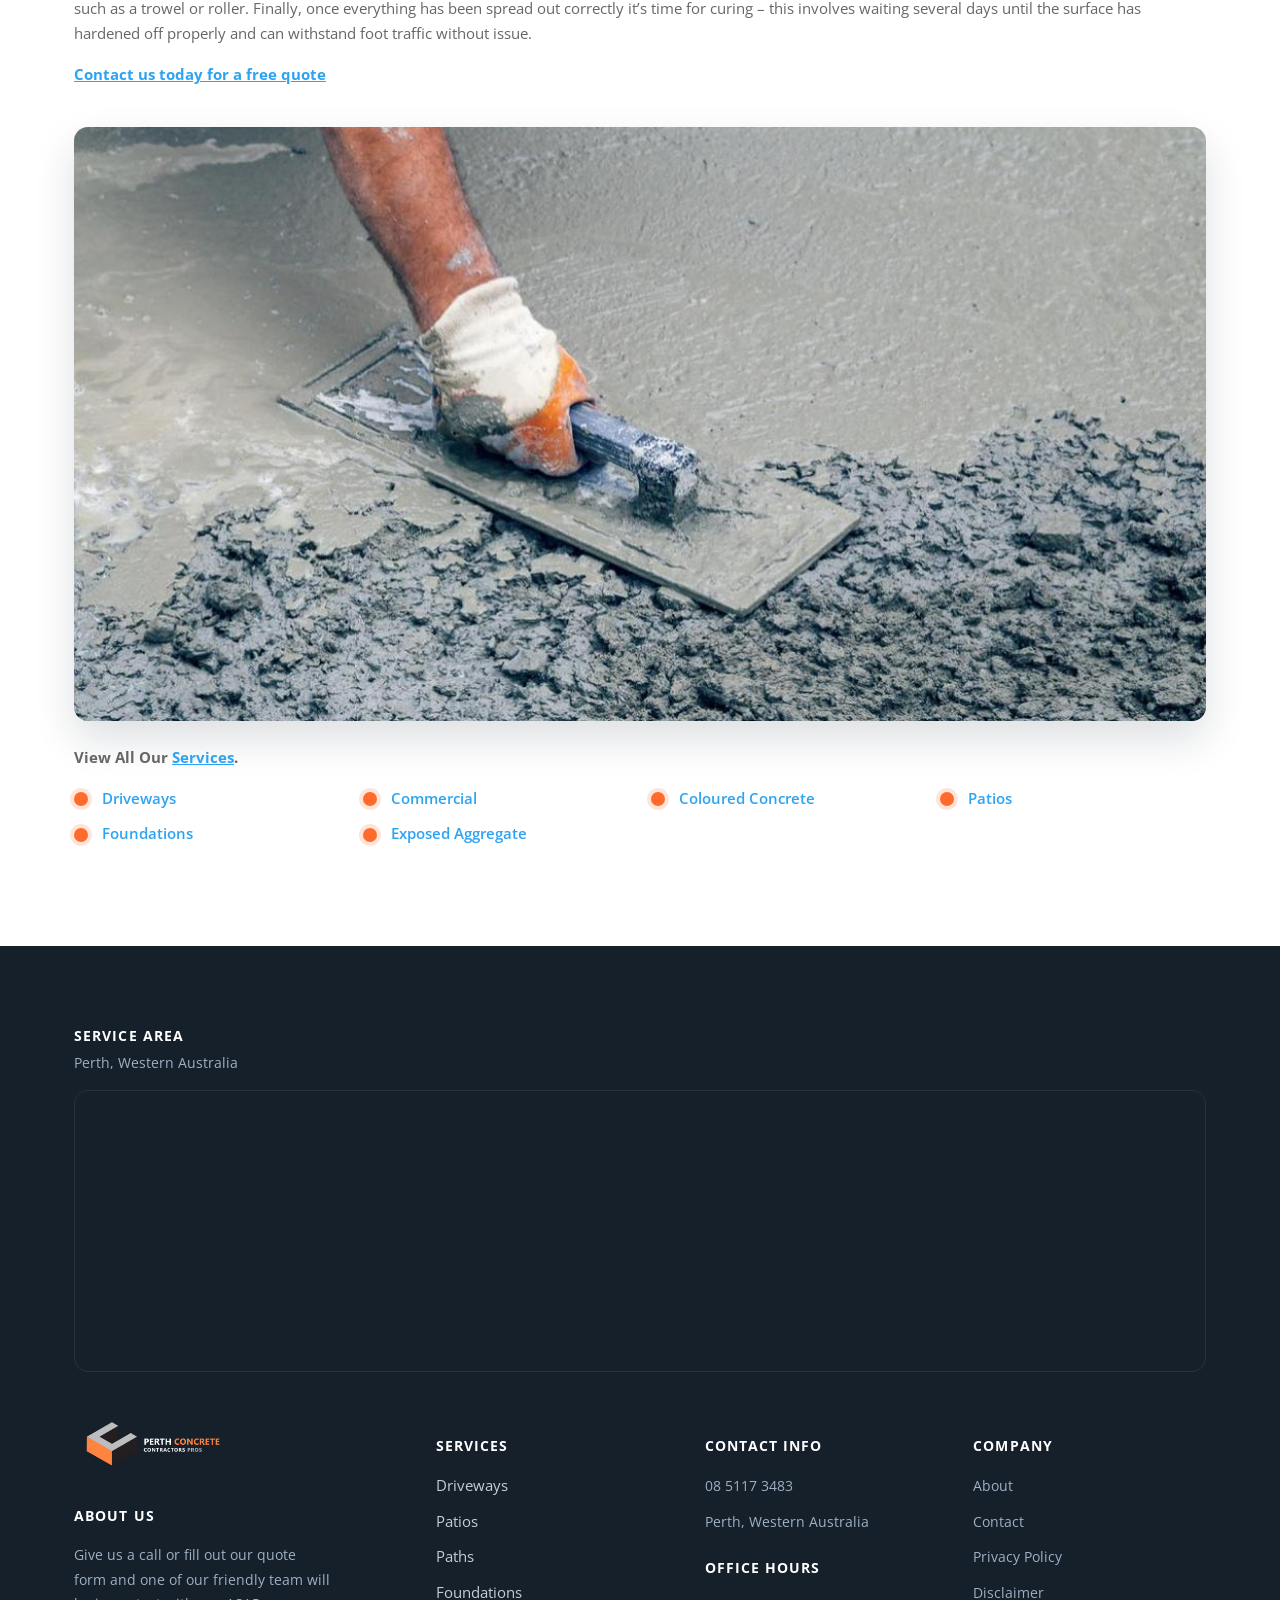
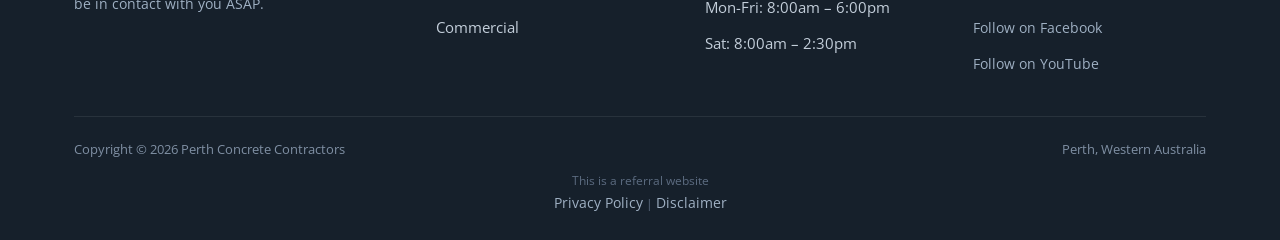
<file: exposed-aggregate/index.html>
<!doctype html>
<html lang="en-AU">
<head>
<!-- Google tag (gtag.js) -->
<script async src="https://www.googletagmanager.com/gtag/js?id=G-BS13JQK4VR"></script>
<script>
  window.dataLayer = window.dataLayer || [];
  function gtag(){dataLayer.push(arguments);}
  gtag('js', new Date());
  gtag('config', 'G-BS13JQK4VR');
  gtag('config', 'AW-11095189985');
</script>
<meta charset="UTF-8">
<meta name="viewport" content="width=device-width, initial-scale=1.0">
<link rel="icon" href="/favicon-32.png" sizes="32x32" type="image/png">
<link rel="icon" href="/favicon-192.png" sizes="192x192" type="image/png">
<link rel="apple-touch-icon" href="/apple-touch-icon.png">
<title>Exposed Aggregate Perth | No1 Choice Concrete Contractors</title>
<meta name="description" content="Looking for Exposed Aggregate Perth? We are your local Concrete Contractor team in Perth Western Australia. Get a Concrete Quote Now">
<meta name="robots" content="follow, index, max-snippet:-1, max-video-preview:-1, max-image-preview:large">
<link rel="canonical" href="https://perthconcretecontractors.com.au/exposed-aggregate/">
<meta property="og:locale" content="en_US">
<meta property="og:type" content="article">
<meta property="og:title" content="Exposed Aggregate Perth | No1 Choice Concrete Contractors">
<meta property="og:description" content="Looking for Exposed Aggregate Perth? We are your local Concrete Contractor team in Perth Western Australia. Get a Concrete Quote Now">
<meta property="og:url" content="https://perthconcretecontractors.com.au/exposed-aggregate/">
<meta property="og:site_name" content="Perth Concrete Contractors | Driveways | Commercial">
<meta property="og:image" content="https://perthconcretecontractors.com.au/images/Perth-Concrete-Contractors-Logo-y-black.png">
<meta property="og:image:secure_url" content="https://perthconcretecontractors.com.au/images/Perth-Concrete-Contractors-Logo-y-black.png">
<meta property="og:image:width" content="1200">
<meta property="og:image:height" content="662">
<meta property="og:image:alt" content="Perth Concrete Contractors - Concreters in Perth">
<meta property="og:image:type" content="image/png">
<meta name="twitter:card" content="summary_large_image">
<meta name="twitter:title" content="Exposed Aggregate Perth | No1 Choice Concrete Contractors">
<meta name="twitter:description" content="Looking for Exposed Aggregate Perth? We are your local Concrete Contractor team in Perth Western Australia. Get a Concrete Quote Now">
<meta name="twitter:image" content="https://perthconcretecontractors.com.au/images/Perth-Concrete-Contractors-Logo-y-black.png">
<meta name="twitter:label1" content="Time to read">
<meta name="twitter:data1" content="8 minutes">
<script type="application/ld+json">{"@context": "https://schema.org", "@graph": [{"@type": "Place", "@id": "https://perthconcretecontractors.com.au/#place", "address": {"@type": "PostalAddress", "streetAddress": "Daviesia turn Success", "addressLocality": "Western Australia", "addressRegion": "Perth", "postalCode": "6164", "addressCountry": "Australia"}}, {"@type": ["LocalBusiness", "Organization"], "@id": "https://perthconcretecontractors.com.au/#organization", "name": "Perth Concrete Contractors | Driveways | Commercial", "url": "https://perthconcretecontractors.com.au", "email": "info@perthconcretecontractors.com.au", "address": {"@type": "PostalAddress", "streetAddress": "Daviesia turn Success", "addressLocality": "Western Australia", "addressRegion": "Perth", "postalCode": "6164", "addressCountry": "Australia"}, "logo": {"@type": "ImageObject", "@id": "https://perthconcretecontractors.com.au/#logo", "url": "https://perthconcretecontractors.com.au/images/Perth-Concrete-Contractors-Logo-Square-Blue.png", "contentUrl": "https://perthconcretecontractors.com.au/images/Perth-Concrete-Contractors-Logo-Square-Blue.png", "caption": "Perth Concrete Contractors | Driveways | Commercial", "inLanguage": "en-US", "width": "600", "height": "600"}, "openingHours": ["Monday,Tuesday,Wednesday,Thursday,Friday 08:00-18:00", "Saturday 08:00-14:30"], "location": {"@id": "https://perthconcretecontractors.com.au/#place"}, "image": {"@id": "https://perthconcretecontractors.com.au/#logo"}, "telephone": "+61-8-5117-3483"}, {"@type": "WebSite", "@id": "https://perthconcretecontractors.com.au/#website", "url": "https://perthconcretecontractors.com.au", "name": "Perth Concrete Contractors | Driveways | Commercial", "publisher": {"@id": "https://perthconcretecontractors.com.au/#organization"}, "inLanguage": "en-US"}, {"@type": "ImageObject", "@id": "https://perthconcretecontractors.com.au/images/Perth-Concrete-Contractors-Logo-y-black.png", "url": "https://perthconcretecontractors.com.au/images/Perth-Concrete-Contractors-Logo-y-black.png", "width": "1200", "height": "662", "caption": "Perth Concrete Contractors - Concreters in Perth", "inLanguage": "en-US"}, {"@type": "WebPage", "@id": "https://perthconcretecontractors.com.au/exposed-aggregate/#webpage", "url": "https://perthconcretecontractors.com.au/exposed-aggregate/", "name": "Exposed Aggregate Perth | No1 Choice Concrete Contractors", "datePublished": "2023-02-26T19:22:18+00:00", "dateModified": "2023-02-26T19:22:23+00:00", "isPartOf": {"@id": "https://perthconcretecontractors.com.au/#website"}, "primaryImageOfPage": {"@id": "https://perthconcretecontractors.com.au/images/Perth-Concrete-Contractors-Logo-y-black.png"}, "inLanguage": "en-US"}, {"@type": "Person", "@id": "https://perthconcretecontractors.com.au/author/samstoysnzgmail-com/", "name": "samstoysnz@gmail.com", "url": "https://perthconcretecontractors.com.au/author/samstoysnzgmail-com/", "image": {"@type": "ImageObject", "@id": "https://secure.gravatar.com/avatar/1a805ecce72dbea624f8210f16b617142cd50f277b3b90b3f68485606a558cd0?s=96&amp;d=mm&amp;r=g", "url": "https://secure.gravatar.com/avatar/1a805ecce72dbea624f8210f16b617142cd50f277b3b90b3f68485606a558cd0?s=96&amp;d=mm&amp;r=g", "caption": "samstoysnz@gmail.com", "inLanguage": "en-US"}, "sameAs": ["https://perthconcretecontractors.com.au"], "worksFor": {"@id": "https://perthconcretecontractors.com.au/#organization"}}, {"@type": "Article", "headline": "Exposed Aggregate Perth | No1 Choice Concrete Contractors", "keywords": "Exposed Aggregate Perth", "datePublished": "2023-02-26T19:22:18+00:00", "dateModified": "2023-02-26T19:22:23+00:00", "author": {"@id": "https://perthconcretecontractors.com.au/author/samstoysnzgmail-com/", "name": "samstoysnz@gmail.com"}, "publisher": {"@id": "https://perthconcretecontractors.com.au/#organization"}, "description": "Looking for Exposed Aggregate Perth? We are your local Concrete Contractor team in Perth Western Australia. Get a Concrete Quote Now", "name": "Exposed Aggregate Perth | No1 Choice Concrete Contractors", "@id": "https://perthconcretecontractors.com.au/exposed-aggregate/#richSnippet", "isPartOf": {"@id": "https://perthconcretecontractors.com.au/exposed-aggregate/#webpage"}, "image": {"@id": "https://perthconcretecontractors.com.au/images/Perth-Concrete-Contractors-Logo-y-black.png"}, "inLanguage": "en-US", "mainEntityOfPage": {"@id": "https://perthconcretecontractors.com.au/exposed-aggregate/#webpage"}}]}</script>
<script type="application/ld+json">{"@context": "https://schema.org", "@type": "BreadcrumbList", "itemListElement": [{"@type": "ListItem", "position": 1, "name": "Home", "item": "https://perthconcretecontractors.com.au/"}, {"@type": "ListItem", "position": 2, "name": "Exposed Aggregate", "item": "https://perthconcretecontractors.com.au/exposed-aggregate/"}]}</script>
<script type="application/ld+json">{"@context": "https://schema.org", "@type": "Service", "serviceType": "Exposed Aggregate", "name": "Exposed Aggregate", "provider": {"@type": "LocalBusiness", "name": "Perth Concrete Contractors", "telephone": "+61851173483"}, "areaServed": {"@type": "City", "name": "Perth"}, "url": "https://perthconcretecontractors.com.au/exposed-aggregate/"}</script>
<link rel="preconnect" href="https://fonts.googleapis.com">
<link rel="preconnect" href="https://fonts.gstatic.com" crossorigin>
<link rel="preload" as="style" href="https://fonts.googleapis.com/css2?family=Open+Sans:wght@400;600;700;800&display=swap" onload="this.onload=null;this.rel='stylesheet'">
<noscript><link rel="stylesheet" href="https://fonts.googleapis.com/css2?family=Open+Sans:wght@400;600;700;800&display=swap"></noscript>
<link rel="stylesheet" href="/css/style.css">
<style id="mnfix">.mobile-menu.open{max-height:calc(100vh - 150px);max-height:calc(100dvh - 150px);overflow-y:auto;-webkit-overflow-scrolling:touch;overscroll-behavior:contain}.mobile-menu.msub-ready .mobile-submenu{display:none}.mobile-menu.msub-ready .mobile-submenu.open{display:flex}.mobile-menu a.msub-parent{display:flex;justify-content:space-between;align-items:center}.mobile-menu a.msub-parent::after{content:"";width:8px;height:8px;border-right:2px solid currentColor;border-bottom:2px solid currentColor;transform:rotate(45deg);margin-right:6px;transition:transform .2s}.mobile-menu a.msub-parent[aria-expanded=true]::after{transform:rotate(-135deg)}</style></head>
<body class="">
<header class="classic">
  <div class="c-head wrap">
    <a href="/" class="brand"><img src="/images/Perth-Concrete-Contractors-Logo-clear.png" alt="Perth Concrete Contractors" width="1200" height="428"></a>
    <nav class="links"><a href="/">Home</a><a href="/about/">About</a><div class="nav-item"><a href="/services/">Services <svg viewBox="0 0 24 24" fill="none" stroke-width="2.4" stroke-linecap="round" stroke-linejoin="round"><path d="m6 9 6 6 6-6"/></svg></a><div class="nav-dropdown"><a href="/driveways/">Driveways</a><a href="/commercial/">Commercial</a><a href="/coloured-concrete/">Coloured Concrete</a><a href="/exposed-aggregate/">Exposed Aggregate</a><a href="/foundations/">Foundations</a><a href="/patios/">Patios</a></div></div><a href="/contact/">Contact</a></nav>
    <button type="button" class="hamburger-btn" id="hamburgerBtn" aria-label="Open menu" aria-expanded="false"><svg viewBox="0 0 24 24" fill="none" stroke="#fff" stroke-width="2.4" stroke-linecap="round" stroke-linejoin="round"><path d="M4 7h16M4 12h16M4 17h16"/></svg></button>
  </div>
  <div class="mobile-menu" id="mobileMenu"><a href="/">Home</a><a href="/about/">About</a><a href="/services/">Services</a><div class="mobile-submenu"><a href="/driveways/">Driveways</a><a href="/commercial/">Commercial</a><a href="/coloured-concrete/">Coloured Concrete</a><a href="/exposed-aggregate/">Exposed Aggregate</a><a href="/foundations/">Foundations</a><a href="/patios/">Patios</a></div><a href="/contact/">Contact</a><a href="tel:0851173483" class="mobile-menu-phone">Call 08 5117 3483</a></div>
</header>
<main>
<section class="hero-c next-dark" id="top"><div class="hero-c-box"><div class="row"><div class="text"><h1>Exposed Aggregate Perth</h1></div><p class="btn-wrap"><a class="btn btn-primary" href="tel:+61851173483">08 5117 3483</a></p></div></div></section>
<section class="sec-dark"><div class="wrap"><div class="row cols cols-2 formrow"><div class="col"><div class="figure"><img src="/images/Perth-Concrete-Contractors-9.jpg" alt="Exposed Aggregate concrete Perth" width="582" height="354" loading="lazy" decoding="async"></div><div class="text"><p>Exposed aggregate is a popular decorative element of concrete often used in outdoor settings. It can give your patio, walkway or driveway an elegant look that stands out from the rest. If you’re looking for exposed aggregate by Perth Concrete Contractors, you’ve come to the right place!</p>
<p>These experienced contractors have been providing quality services to their clients since 1999 and they specialize in creating unique designs with exposed aggregates. Whether you want a contemporary style or something more traditional, these professionals will work closely with you to create a design that suits your needs. They also offer maintenance services so your project looks its best all year round.</p>
<p>For those who are unfamiliar with this type of finish, it’s important to understand how it works and why it’s such a great choice for any outdoor setting. With the help of Perth Concrete Contractors, you’ll be able to learn about the benefits of exposed aggregate and get started on transforming your outdoor space today!</p>
<p><a href="/about/">More About us</a></p></div></div><div class="col"><div class="text"><h2>FREE INSTANT QUOTE!<br>​<strong>*Get a FAST response*</strong></h2></div><div class="form-card"><iframe src="https://api.leadconnectorhq.com/widget/form/tJIx1ZRzQtjFQvw0ZbcG" style="width:100%;height:100%;min-height:825px;border:none;border-radius:14px" id="inline-tJIx1ZRzQtjFQvw0ZbcG" data-layout="{'id':'INLINE'}" data-trigger-type="alwaysShow" data-trigger-value="" data-activation-type="alwaysActivated" data-activation-value="" data-deactivation-type="neverDeactivate" data-deactivation-value="" data-form-name="Perth Concrete" data-height="825" data-layout-iframe-id="inline-tJIx1ZRzQtjFQvw0ZbcG" data-form-id="tJIx1ZRzQtjFQvw0ZbcG" data-cookie-consent="true" data-cookie-consent-provider="auto" title="Perth Concrete"></iframe></div></div></div></div></section>
<section class=""><div class="wrap"><div class="row"><div class="text"><h2>What Is Exposed Aggregate?</h2>
<p>Exposed aggregate is a popular decorative surface used to enhance outdoor and indoor areas. It’s created by mixing together crushed stone, gravel or glass with concrete and then exposing the mixture’s individual components. This mix of ingredients gives exposed aggregate its unique texture, which makes it visually appealing while also providing excellent strength and durability.</p>
<p>The process of creating an exposed aggregate involves removing the top layer of mortar from fresh concrete after it has been poured onto a prepared base. The remaining material is then washed off, revealing the aggregates within – this process can be carried out either manually or mechanically depending on the size of area being worked on. As well as offering an aesthetically pleasing finish, exposed aggregate can provide a number of benefits including increased slip resistance and weather protection.</p>
<h2>Benefits Of Exposed Aggregate</h2>
<p>Exposed aggregate is a unique concrete finish that can add texture and flair to any outdoor hardscape project. It offers several advantages over traditional concrete, which makes it an attractive option for paving driveways or patios, creating walkways, and even building retaining walls. Let’s explore the benefits of exposed aggregate:</p>
<p>1) Durability- Exposed aggregate surfaces are highly resistant to cracking and fading due to exposure from extreme weather conditions. This means your pavement will look great for many years with minimal maintenance required.<br>2) Low Maintenance – Since exposed aggregate is so resilient, you don’t have to worry about regular upkeep such as sealing or re-sealing like other types of finishes require.<br>3) Variety – An array of aggregates offer numerous colors and textures that allow you to customize the appearance of your space.<br>4) Cost Efficiency – You get more bang for your buck because there isn’t much preparation or labor involved with installing this type of finish compared to others.<br>5) Sustainable – The use of recycled materials in exposed aggregate gives back to our environment by reducing landfill waste.</p>
<p>These benefits make exposed aggregate a popular choice among homeowners looking for a stylish yet practical solution when planning their landscaping projects.</p>
<h2>Common Uses Of Exposed Aggregate</h2>
<p>Exposed aggregate is a popular choice for many landscaping and hardscaping projects. It provides an attractive surface with textured appeal which adds dimension to flat surfaces like decks, patios, driveways, and walkways. Its versatility makes it ideal for both interior and exterior applications.</p>
<p>Exposed aggregate can be used in a variety of ways: paths, steps, driveways, terraces, outdoor living spaces such as fire pits or seating walls, pool surrounds and more. In addition to its aesthetic value, exposed aggregate concrete is strong and durable enough to withstand heavy traffic without damage or cracking over time. With proper maintenance and care this type of concrete will last for years to come.</p>
<p>The benefits of using exposed aggregate are clear – it’s aesthetically pleasing yet highly functional at the same time. Now let’s take a look at some design considerations for this versatile material…</p>
<h2>Design Considerations For Exposed Aggregate</h2>
<p>When considering exposed aggregate, there are several design considerations to take into account. First and foremost is the cost of materials: concrete slabs or pavers may be more expensive than other options, but they can last a long time if taken care of properly. Additionally, the size, shape and color of the stones used in the aggregate will determine its overall look and feel.</p>
<p>Another factor to consider when designing with exposed aggregate is texture. Smooth surfaces can reflect light differently than rough ones, so it’s important to think about how you want your project to appear before making any decisions. You should also keep in mind that certain types of stone may have natural variations in color that could affect the finished product. With these aspects accounted for, you’ll be able to create an attractive outdoor space that stands out from the rest!</p>
<p>By taking all of this into consideration, homeowners can ensure their chosen exposed aggregate complements their landscape perfectly – setting the stage for successful preparation &amp; installation.</p>
<h2>Preparation &amp; Installation Of Exposed Aggregate</h2>
<p>When it comes to preparing and installing exposed aggregate, the process can be quite involved. First of all, you need to select a concrete mix – this should include an appropriate combination of sand, stone and cement for your particular project. Once selected, the next step is to prepare the base layer of concrete. It’s important that every area is level so that there are no weak spots in the foundation. Then, an admixture must be added which will help create a strong bond between the surface and the aggregate material.</p>
<p>Next up is installation of the exposed aggregate itself. This needs to be done with precision as any mistakes here could result in costly repairs down the line. The stones or pebbles used need to be placed evenly over the wet concrete mixture before being pressed into place firmly but gently by hand or using a special tool such as a trowel or roller. Finally, once everything has been spread out correctly it’s time for curing – this involves waiting several days until the surface has hardened off properly and can withstand foot traffic without issue.</p>
<p><a href="/contact/">Contact us today for a free quote</a></p></div></div><div class="row"><div class="figure"><img src="/images/Perth-Concrete-Contractors-19.jpg" alt="Commercial Concrete Perth" width="1100" height="577" loading="lazy" decoding="async"></div><div class="text"><p><strong>View All Our <a href="/services/">Services</a>. </strong></p>
<ul>
<li><a href="/driveways/">Driveways</a></li>
<li><a href="/commercial/">Commercial</a></li>
<li><a href="/coloured-concrete/">Coloured Concrete</a></li>
<li><a href="/patios/">Patios</a></li>
<li><a href="/foundations/">Foundations</a></li>
<li><a href="/exposed-aggregate/">Exposed Aggregate</a></li>
</ul></div></div></div></section>
</main>
<footer>
  <div class="wrap">
    <div class="footer-map-head"><h4>Service Area</h4><p>Perth, Western Australia</p></div><div class="footer-map"><iframe src="https://www.google.com/maps/embed?pb=!1m14!1m8!1m3!1d865812.120275873!2d115.96153600000001!3d-32.040064!3m2!1i1024!2i768!4f13.1!3m3!1m2!1s0xa9e633cbb9cd3c1d%3A0x9f01a33f4bfb2148!2sPerth%20Concrete%20Contractors!5e0!3m2!1sen!2sau!4v1680378645197!5m2!1sen!2sau" width="600" height="280" style="border:0" allowfullscreen loading="lazy" referrerpolicy="no-referrer-when-downgrade" title="Perth Concrete Contractors service area map"></iframe></div>
    <div class="footer-grid "><div class="footer-brand"><a href="/" class="brand"><img src="/images/Perth-Concrete-Contractors-Logo-clear.png" alt="Perth Concrete Contractors" width="1200" height="428" loading="lazy"></a><h4>About us</h4><p>Give us a call or fill out our quote form and one of our friendly team will be in contact with you ASAP.</p></div><div><h4>Services</h4><ul><li>Driveways</li><li>Patios</li><li>Paths</li><li>Foundations</li><li>Commercial</li></ul></div><div><h4>Contact Info</h4><ul><li><a href="tel:0851173483">08 5117 3483</a></li><li><a href="https://goo.gl/maps/rHezCq25R7YQ8wE47" target="_blank" rel="noopener">Perth, Western Australia</a></li></ul><h4 style="margin-top:22px;">Office Hours</h4><ul><li>Mon-Fri: 8:00am &ndash; 6:00pm</li><li>Sat: 8:00am &ndash; 2:30pm</li></ul></div><div><h4>Company</h4><ul><li><a href="/about/">About</a></li><li><a href="/contact/">Contact</a></li><li><a href="/privacy-policy/">Privacy Policy</a></li><li><a href="/disclaimer/">Disclaimer</a></li><li><a href="https://www.facebook.com/profile.php?id=100091002864021" target="_blank" rel="noopener">Follow on Facebook</a></li><li><a href="https://www.youtube.com/channel/UCpMxHk8IWMjscxCyCtUEy-g" target="_blank" rel="noopener">Follow on YouTube</a></li></ul></div></div>
    <div class="footer-bottom"><span>Copyright &copy; 2026 Perth Concrete Contractors</span><span>Perth, Western Australia</span></div>
    <div class="footer-disclosure">This is a referral website<br><a href="/privacy-policy/">Privacy Policy</a> | <a href="/disclaimer/">Disclaimer</a></div>
  </div>
</footer>
<script>
(function(){var b=document.getElementById('hamburgerBtn'),m=document.getElementById('mobileMenu');if(!b||!m)return;b.addEventListener('click',function(){var o=m.classList.toggle('open');b.setAttribute('aria-expanded',o?'true':'false');});})();
</script>
<script src="https://link.msgsndr.com/js/form_embed.js" defer></script>
<script id="mnfixjs">(function(){var m=document.getElementById("mobileMenu");if(!m)return;m.querySelectorAll(".mobile-submenu").forEach(function(s){var p=s.previousElementSibling;if(!p||p.tagName!=="A")return;var a=document.createElement("a");a.href=p.getAttribute("href");a.textContent="All "+p.textContent.trim();s.insertBefore(a,s.firstChild);m.classList.add("msub-ready");p.classList.add("msub-parent");p.setAttribute("aria-expanded","false");p.addEventListener("click",function(e){e.preventDefault();var o=s.classList.toggle("open");p.setAttribute("aria-expanded",o?"true":"false")})});var b=document.getElementById("hamburgerBtn");document.addEventListener("pointerdown",function(e){if(!m.classList.contains("open")||m.contains(e.target)||(b&&b.contains(e.target)))return;m.classList.remove("open");if(b)b.setAttribute("aria-expanded","false")})})();</script></body>
</html>
</file>
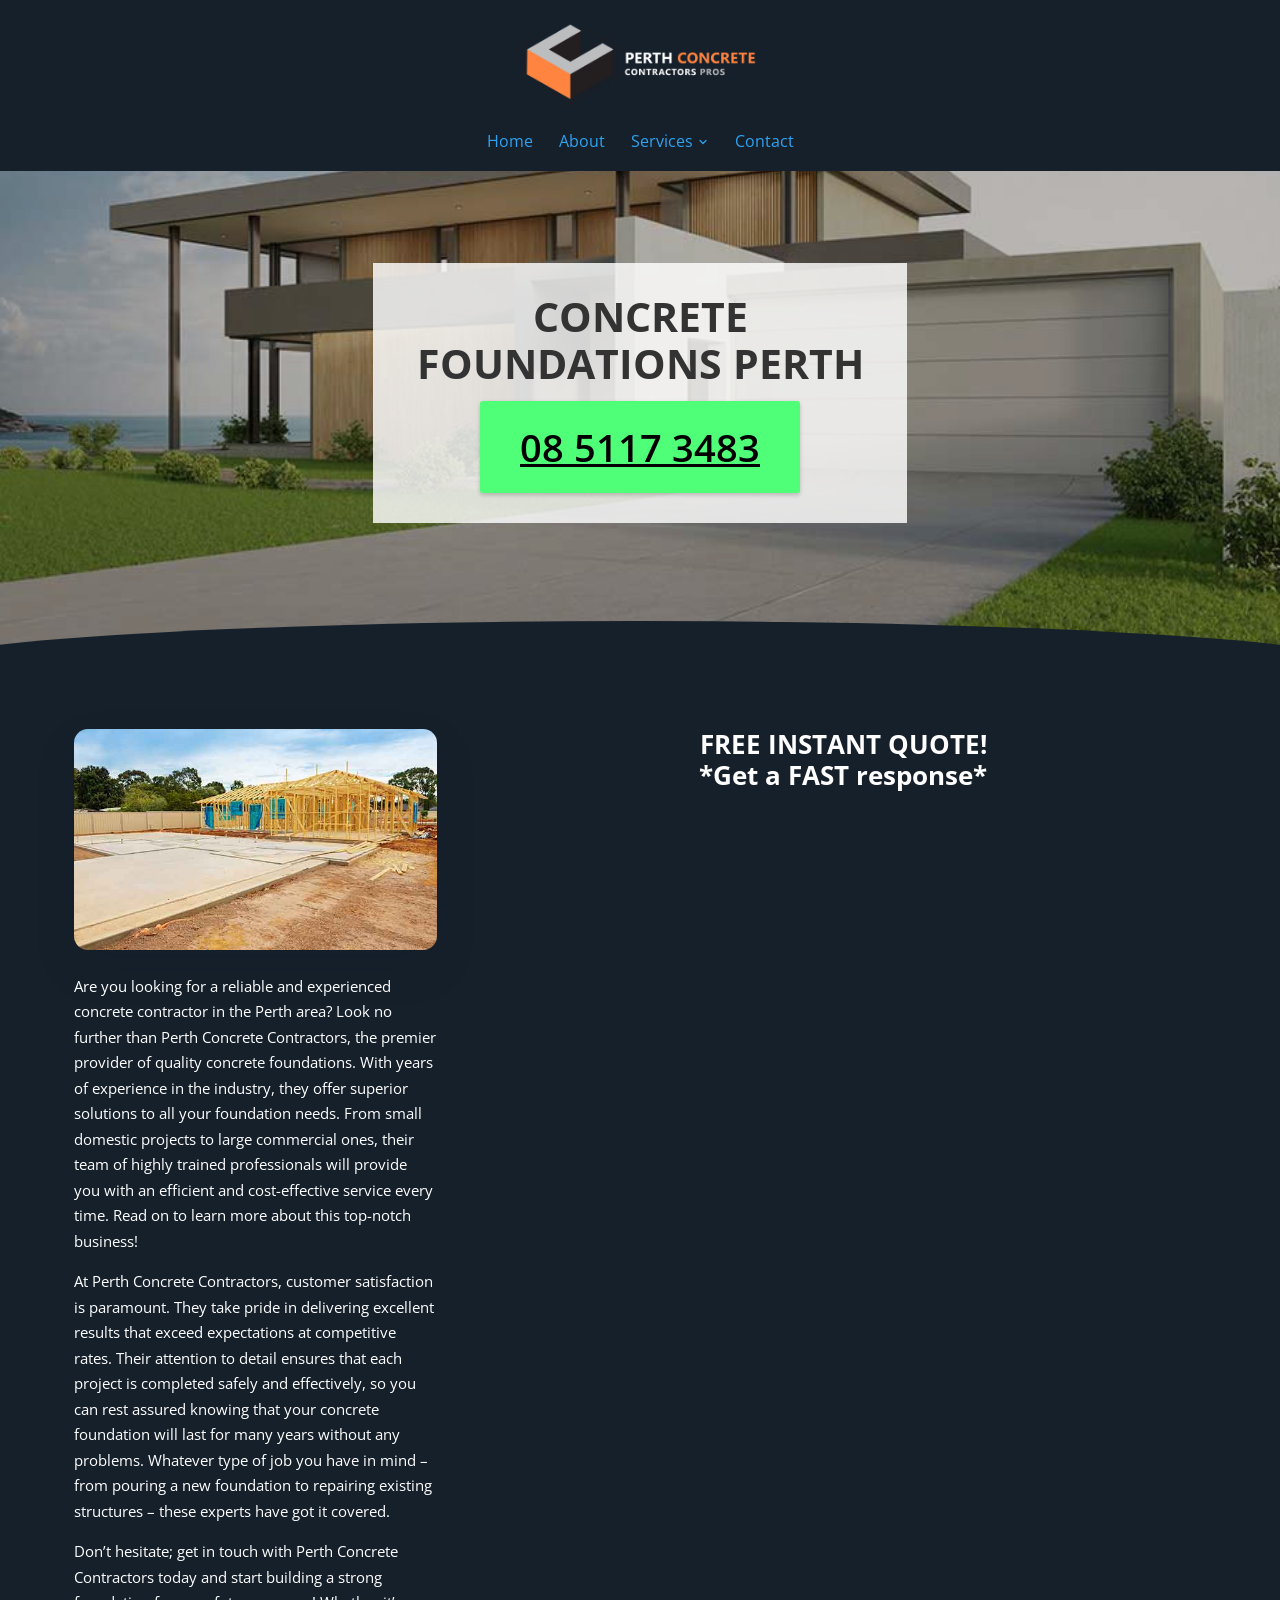
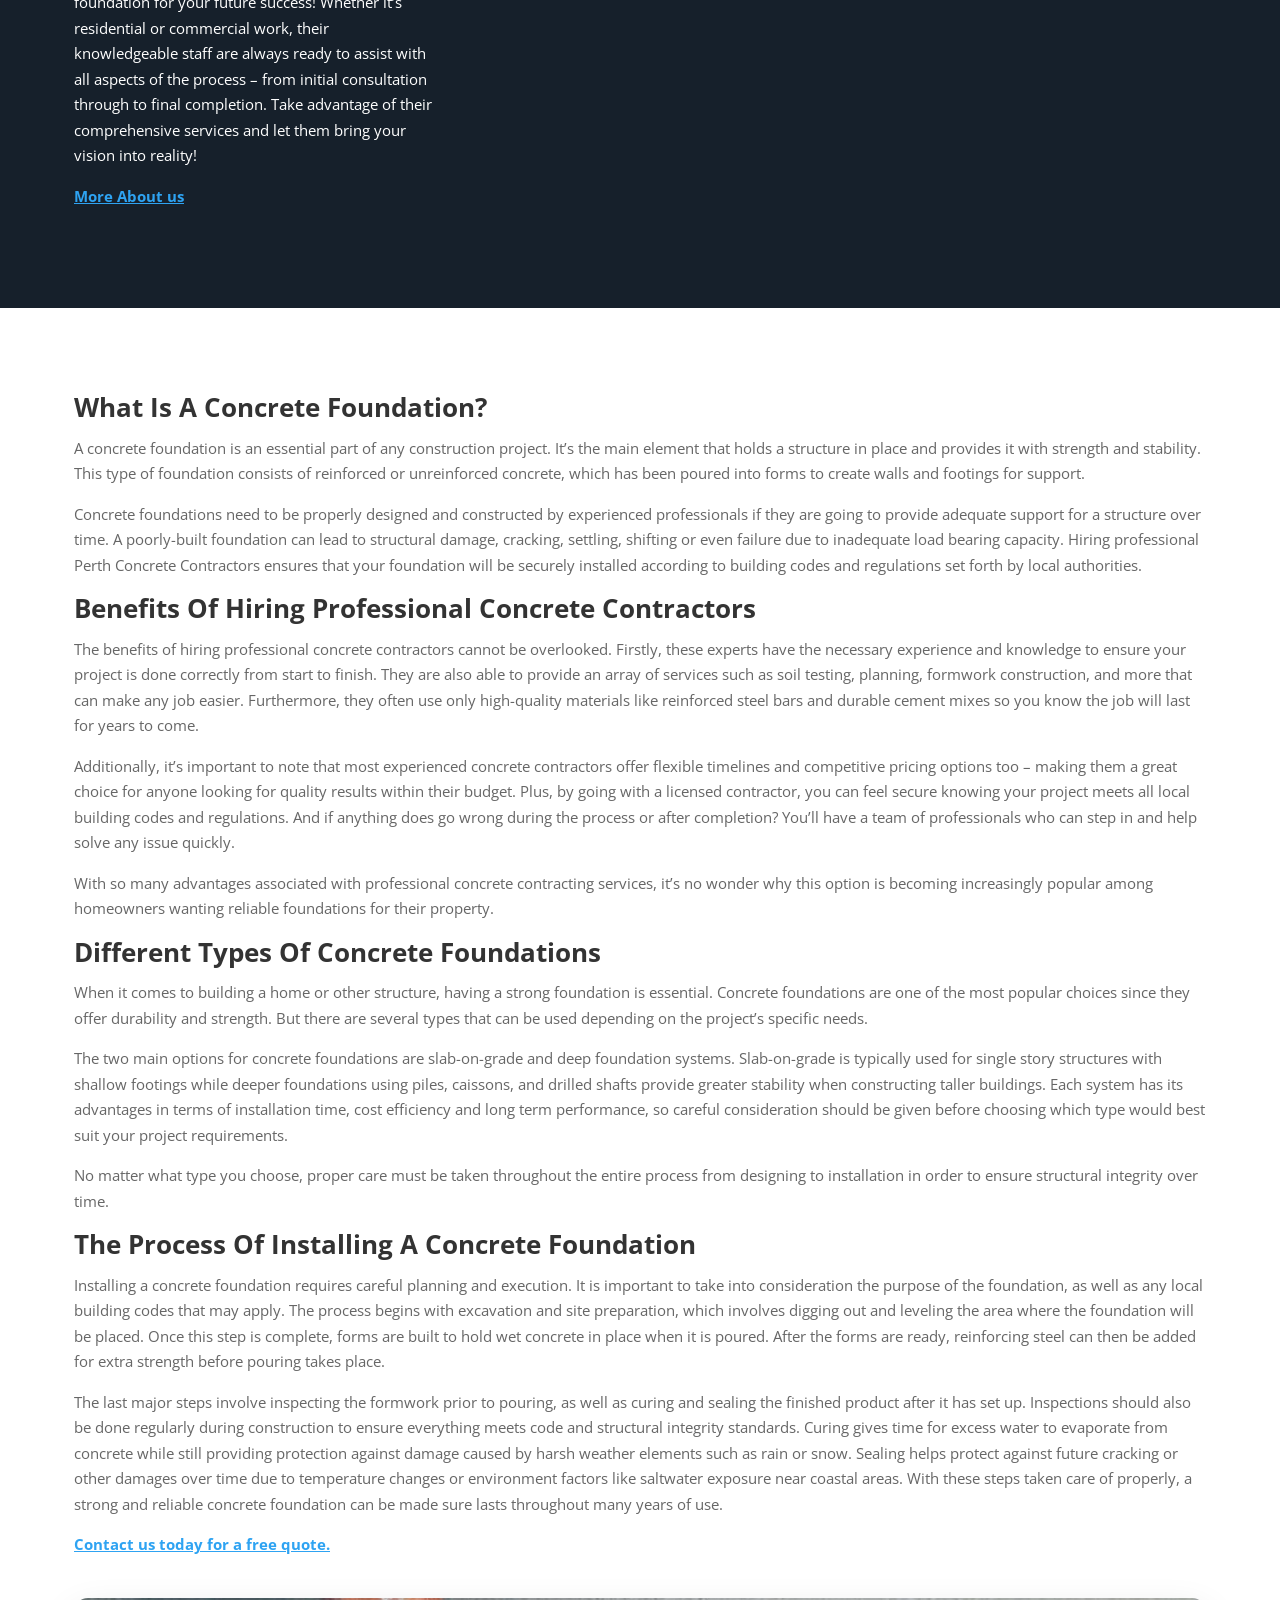
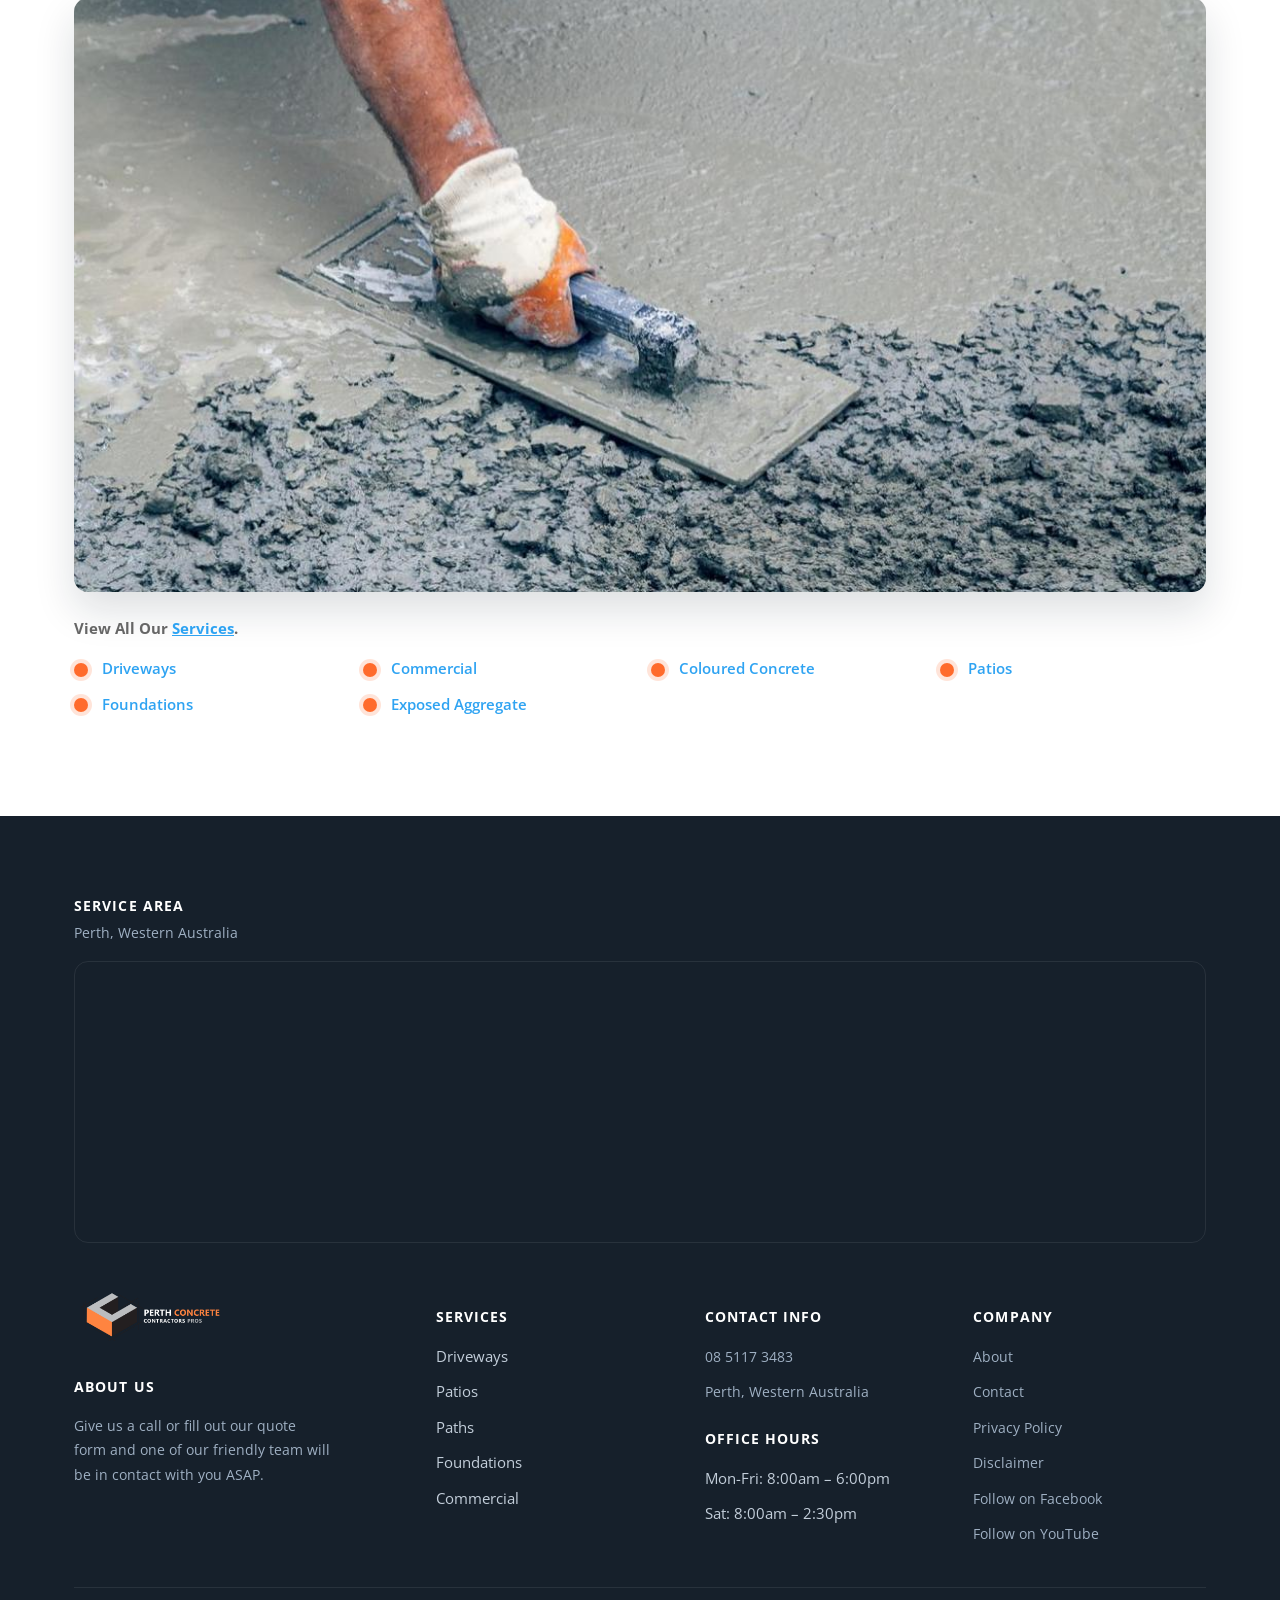
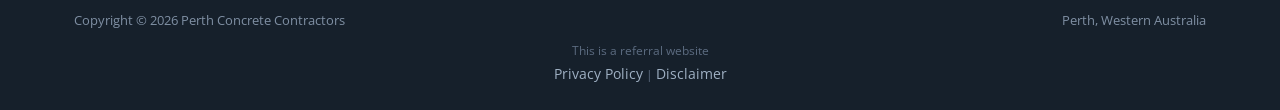
<file: foundations/index.html>
<!doctype html>
<html lang="en-AU">
<head>
<!-- Google tag (gtag.js) -->
<script async src="https://www.googletagmanager.com/gtag/js?id=G-BS13JQK4VR"></script>
<script>
  window.dataLayer = window.dataLayer || [];
  function gtag(){dataLayer.push(arguments);}
  gtag('js', new Date());
  gtag('config', 'G-BS13JQK4VR');
  gtag('config', 'AW-11095189985');
</script>
<meta charset="UTF-8">
<meta name="viewport" content="width=device-width, initial-scale=1.0">
<link rel="icon" href="/favicon-32.png" sizes="32x32" type="image/png">
<link rel="icon" href="/favicon-192.png" sizes="192x192" type="image/png">
<link rel="apple-touch-icon" href="/apple-touch-icon.png">
<title>Concrete Foundations Perth | Residential and Commercial</title>
<meta name="description" content="Looking for Concrete Foundations Perth? We service all of the Perth region in Western Australia for concrete foundational work - Get quote today">
<meta name="robots" content="follow, index, max-snippet:-1, max-video-preview:-1, max-image-preview:large">
<link rel="canonical" href="https://perthconcretecontractors.com.au/foundations/">
<meta property="og:locale" content="en_US">
<meta property="og:type" content="article">
<meta property="og:title" content="Concrete Foundations Perth | Residential and Commercial">
<meta property="og:description" content="Looking for Concrete Foundations Perth? We service all of the Perth region in Western Australia for concrete foundational work - Get quote today">
<meta property="og:url" content="https://perthconcretecontractors.com.au/foundations/">
<meta property="og:site_name" content="Perth Concrete Contractors | Driveways | Commercial">
<meta property="og:image" content="https://perthconcretecontractors.com.au/images/Perth-Concrete-Contractors-Logo-y-black.png">
<meta property="og:image:secure_url" content="https://perthconcretecontractors.com.au/images/Perth-Concrete-Contractors-Logo-y-black.png">
<meta property="og:image:width" content="1200">
<meta property="og:image:height" content="662">
<meta property="og:image:alt" content="Perth Concrete Contractors - Concreters in Perth">
<meta property="og:image:type" content="image/png">
<meta name="twitter:card" content="summary_large_image">
<meta name="twitter:title" content="Concrete Foundations Perth | Residential and Commercial">
<meta name="twitter:description" content="Looking for Concrete Foundations Perth? We service all of the Perth region in Western Australia for concrete foundational work - Get quote today">
<meta name="twitter:image" content="https://perthconcretecontractors.com.au/images/Perth-Concrete-Contractors-Logo-y-black.png">
<meta name="twitter:label1" content="Time to read">
<meta name="twitter:data1" content="7 minutes">
<script type="application/ld+json">{"@context": "https://schema.org", "@graph": [{"@type": "Place", "@id": "https://perthconcretecontractors.com.au/#place", "address": {"@type": "PostalAddress", "streetAddress": "Daviesia turn Success", "addressLocality": "Western Australia", "addressRegion": "Perth", "postalCode": "6164", "addressCountry": "Australia"}}, {"@type": ["LocalBusiness", "Organization"], "@id": "https://perthconcretecontractors.com.au/#organization", "name": "Perth Concrete Contractors | Driveways | Commercial", "url": "https://perthconcretecontractors.com.au", "email": "info@perthconcretecontractors.com.au", "address": {"@type": "PostalAddress", "streetAddress": "Daviesia turn Success", "addressLocality": "Western Australia", "addressRegion": "Perth", "postalCode": "6164", "addressCountry": "Australia"}, "logo": {"@type": "ImageObject", "@id": "https://perthconcretecontractors.com.au/#logo", "url": "https://perthconcretecontractors.com.au/images/Perth-Concrete-Contractors-Logo-Square-Blue.png", "contentUrl": "https://perthconcretecontractors.com.au/images/Perth-Concrete-Contractors-Logo-Square-Blue.png", "caption": "Perth Concrete Contractors | Driveways | Commercial", "inLanguage": "en-US", "width": "600", "height": "600"}, "openingHours": ["Monday,Tuesday,Wednesday,Thursday,Friday 08:00-18:00", "Saturday 08:00-14:30"], "location": {"@id": "https://perthconcretecontractors.com.au/#place"}, "image": {"@id": "https://perthconcretecontractors.com.au/#logo"}, "telephone": "+61-8-5117-3483"}, {"@type": "WebSite", "@id": "https://perthconcretecontractors.com.au/#website", "url": "https://perthconcretecontractors.com.au", "name": "Perth Concrete Contractors | Driveways | Commercial", "publisher": {"@id": "https://perthconcretecontractors.com.au/#organization"}, "inLanguage": "en-US"}, {"@type": "ImageObject", "@id": "https://perthconcretecontractors.com.au/images/Perth-Concrete-Contractors-Logo-y-black.png", "url": "https://perthconcretecontractors.com.au/images/Perth-Concrete-Contractors-Logo-y-black.png", "width": "1200", "height": "662", "caption": "Perth Concrete Contractors - Concreters in Perth", "inLanguage": "en-US"}, {"@type": "WebPage", "@id": "https://perthconcretecontractors.com.au/foundations/#webpage", "url": "https://perthconcretecontractors.com.au/foundations/", "name": "Concrete Foundations Perth | Residential and Commercial", "datePublished": "2023-02-26T19:13:55+00:00", "dateModified": "2023-02-26T19:14:58+00:00", "isPartOf": {"@id": "https://perthconcretecontractors.com.au/#website"}, "primaryImageOfPage": {"@id": "https://perthconcretecontractors.com.au/images/Perth-Concrete-Contractors-Logo-y-black.png"}, "inLanguage": "en-US"}, {"@type": "Person", "@id": "https://perthconcretecontractors.com.au/author/samstoysnzgmail-com/", "name": "samstoysnz@gmail.com", "url": "https://perthconcretecontractors.com.au/author/samstoysnzgmail-com/", "image": {"@type": "ImageObject", "@id": "https://secure.gravatar.com/avatar/1a805ecce72dbea624f8210f16b617142cd50f277b3b90b3f68485606a558cd0?s=96&amp;d=mm&amp;r=g", "url": "https://secure.gravatar.com/avatar/1a805ecce72dbea624f8210f16b617142cd50f277b3b90b3f68485606a558cd0?s=96&amp;d=mm&amp;r=g", "caption": "samstoysnz@gmail.com", "inLanguage": "en-US"}, "sameAs": ["https://perthconcretecontractors.com.au"], "worksFor": {"@id": "https://perthconcretecontractors.com.au/#organization"}}, {"@type": "Article", "headline": "Concrete Foundations Perth | Residential and Commercial", "keywords": "Concrete Foundations Perth", "datePublished": "2023-02-26T19:13:55+00:00", "dateModified": "2023-02-26T19:14:58+00:00", "author": {"@id": "https://perthconcretecontractors.com.au/author/samstoysnzgmail-com/", "name": "samstoysnz@gmail.com"}, "publisher": {"@id": "https://perthconcretecontractors.com.au/#organization"}, "description": "Looking for Concrete Foundations Perth? We service all of the Perth region in Western Australia for concrete foundational work - Get quote today", "name": "Concrete Foundations Perth | Residential and Commercial", "@id": "https://perthconcretecontractors.com.au/foundations/#richSnippet", "isPartOf": {"@id": "https://perthconcretecontractors.com.au/foundations/#webpage"}, "image": {"@id": "https://perthconcretecontractors.com.au/images/Perth-Concrete-Contractors-Logo-y-black.png"}, "inLanguage": "en-US", "mainEntityOfPage": {"@id": "https://perthconcretecontractors.com.au/foundations/#webpage"}}]}</script>
<script type="application/ld+json">{"@context": "https://schema.org", "@type": "BreadcrumbList", "itemListElement": [{"@type": "ListItem", "position": 1, "name": "Home", "item": "https://perthconcretecontractors.com.au/"}, {"@type": "ListItem", "position": 2, "name": "Foundations", "item": "https://perthconcretecontractors.com.au/foundations/"}]}</script>
<script type="application/ld+json">{"@context": "https://schema.org", "@type": "Service", "serviceType": "Foundations", "name": "Foundations", "provider": {"@type": "LocalBusiness", "name": "Perth Concrete Contractors", "telephone": "+61851173483"}, "areaServed": {"@type": "City", "name": "Perth"}, "url": "https://perthconcretecontractors.com.au/foundations/"}</script>
<link rel="preconnect" href="https://fonts.googleapis.com">
<link rel="preconnect" href="https://fonts.gstatic.com" crossorigin>
<link rel="preload" as="style" href="https://fonts.googleapis.com/css2?family=Open+Sans:wght@400;600;700;800&display=swap" onload="this.onload=null;this.rel='stylesheet'">
<noscript><link rel="stylesheet" href="https://fonts.googleapis.com/css2?family=Open+Sans:wght@400;600;700;800&display=swap"></noscript>
<link rel="stylesheet" href="/css/style.css">
<style id="mnfix">.mobile-menu.open{max-height:calc(100vh - 150px);max-height:calc(100dvh - 150px);overflow-y:auto;-webkit-overflow-scrolling:touch;overscroll-behavior:contain}.mobile-menu.msub-ready .mobile-submenu{display:none}.mobile-menu.msub-ready .mobile-submenu.open{display:flex}.mobile-menu a.msub-parent{display:flex;justify-content:space-between;align-items:center}.mobile-menu a.msub-parent::after{content:"";width:8px;height:8px;border-right:2px solid currentColor;border-bottom:2px solid currentColor;transform:rotate(45deg);margin-right:6px;transition:transform .2s}.mobile-menu a.msub-parent[aria-expanded=true]::after{transform:rotate(-135deg)}</style></head>
<body class="">
<header class="classic">
  <div class="c-head wrap">
    <a href="/" class="brand"><img src="/images/Perth-Concrete-Contractors-Logo-clear.png" alt="Perth Concrete Contractors" width="1200" height="428"></a>
    <nav class="links"><a href="/">Home</a><a href="/about/">About</a><div class="nav-item"><a href="/services/">Services <svg viewBox="0 0 24 24" fill="none" stroke-width="2.4" stroke-linecap="round" stroke-linejoin="round"><path d="m6 9 6 6 6-6"/></svg></a><div class="nav-dropdown"><a href="/driveways/">Driveways</a><a href="/commercial/">Commercial</a><a href="/coloured-concrete/">Coloured Concrete</a><a href="/exposed-aggregate/">Exposed Aggregate</a><a href="/foundations/">Foundations</a><a href="/patios/">Patios</a></div></div><a href="/contact/">Contact</a></nav>
    <button type="button" class="hamburger-btn" id="hamburgerBtn" aria-label="Open menu" aria-expanded="false"><svg viewBox="0 0 24 24" fill="none" stroke="#fff" stroke-width="2.4" stroke-linecap="round" stroke-linejoin="round"><path d="M4 7h16M4 12h16M4 17h16"/></svg></button>
  </div>
  <div class="mobile-menu" id="mobileMenu"><a href="/">Home</a><a href="/about/">About</a><a href="/services/">Services</a><div class="mobile-submenu"><a href="/driveways/">Driveways</a><a href="/commercial/">Commercial</a><a href="/coloured-concrete/">Coloured Concrete</a><a href="/exposed-aggregate/">Exposed Aggregate</a><a href="/foundations/">Foundations</a><a href="/patios/">Patios</a></div><a href="/contact/">Contact</a><a href="tel:0851173483" class="mobile-menu-phone">Call 08 5117 3483</a></div>
</header>
<main>
<section class="hero-c next-dark" id="top"><div class="hero-c-box"><div class="row"><div class="text"><h1>Concrete Foundations Perth</h1></div><p class="btn-wrap"><a class="btn btn-primary" href="tel:+61851173483">08 5117 3483</a></p></div></div></section>
<section class="sec-dark"><div class="wrap"><div class="row cols cols-2 formrow"><div class="col"><div class="figure"><img src="/images/Perth-Concrete-Contractors-22.jpg" alt="Concrete Foundations" width="582" height="354" loading="lazy" decoding="async"></div><div class="text"><p>Are you looking for a reliable and experienced concrete contractor in the Perth area? Look no further than Perth Concrete Contractors, the premier provider of quality concrete foundations. With years of experience in the industry, they offer superior solutions to all your foundation needs. From small domestic projects to large commercial ones, their team of highly trained professionals will provide you with an efficient and cost-effective service every time. Read on to learn more about this top-notch business!</p>
<p>At Perth Concrete Contractors, customer satisfaction is paramount. They take pride in delivering excellent results that exceed expectations at competitive rates. Their attention to detail ensures that each project is completed safely and effectively, so you can rest assured knowing that your concrete foundation will last for many years without any problems. Whatever type of job you have in mind – from pouring a new foundation to repairing existing structures – these experts have got it covered.</p>
<p>Don’t hesitate; get in touch with Perth Concrete Contractors today and start building a strong foundation for your future success! Whether it’s residential or commercial work, their knowledgeable staff are always ready to assist with all aspects of the process – from initial consultation through to final completion. Take advantage of their comprehensive services and let them bring your vision into reality!</p>
<p><a href="/about/">More About us</a></p></div></div><div class="col"><div class="text"><h2>FREE INSTANT QUOTE!<br>​<strong>*Get a FAST response*</strong></h2></div><div class="form-card"><iframe src="https://api.leadconnectorhq.com/widget/form/tJIx1ZRzQtjFQvw0ZbcG" style="width:100%;height:100%;min-height:825px;border:none;border-radius:14px" id="inline-tJIx1ZRzQtjFQvw0ZbcG" data-layout="{'id':'INLINE'}" data-trigger-type="alwaysShow" data-trigger-value="" data-activation-type="alwaysActivated" data-activation-value="" data-deactivation-type="neverDeactivate" data-deactivation-value="" data-form-name="Perth Concrete" data-height="825" data-layout-iframe-id="inline-tJIx1ZRzQtjFQvw0ZbcG" data-form-id="tJIx1ZRzQtjFQvw0ZbcG" data-cookie-consent="true" data-cookie-consent-provider="auto" title="Perth Concrete"></iframe></div></div></div></div></section>
<section class=""><div class="wrap"><div class="row"><div class="text"><h2>What Is A Concrete Foundation?</h2>
<p>A concrete foundation is an essential part of any construction project. It’s the main element that holds a structure in place and provides it with strength and stability. This type of foundation consists of reinforced or unreinforced concrete, which has been poured into forms to create walls and footings for support.</p>
<p>Concrete foundations need to be properly designed and constructed by experienced professionals if they are going to provide adequate support for a structure over time. A poorly-built foundation can lead to structural damage, cracking, settling, shifting or even failure due to inadequate load bearing capacity. Hiring professional Perth Concrete Contractors ensures that your foundation will be securely installed according to building codes and regulations set forth by local authorities.</p>
<h2>Benefits Of Hiring Professional Concrete Contractors</h2>
<p>The benefits of hiring professional concrete contractors cannot be overlooked. Firstly, these experts have the necessary experience and knowledge to ensure your project is done correctly from start to finish. They are also able to provide an array of services such as soil testing, planning, formwork construction, and more that can make any job easier. Furthermore, they often use only high-quality materials like reinforced steel bars and durable cement mixes so you know the job will last for years to come.</p>
<p>Additionally, it’s important to note that most experienced concrete contractors offer flexible timelines and competitive pricing options too – making them a great choice for anyone looking for quality results within their budget. Plus, by going with a licensed contractor, you can feel secure knowing your project meets all local building codes and regulations. And if anything does go wrong during the process or after completion? You’ll have a team of professionals who can step in and help solve any issue quickly.</p>
<p>With so many advantages associated with professional concrete contracting services, it’s no wonder why this option is becoming increasingly popular among homeowners wanting reliable foundations for their property.</p>
<h2>Different Types Of Concrete Foundations</h2>
<p>When it comes to building a home or other structure, having a strong foundation is essential. Concrete foundations are one of the most popular choices since they offer durability and strength. But there are several types that can be used depending on the project’s specific needs.</p>
<p>The two main options for concrete foundations are slab-on-grade and deep foundation systems. Slab-on-grade is typically used for single story structures with shallow footings while deeper foundations using piles, caissons, and drilled shafts provide greater stability when constructing taller buildings. Each system has its advantages in terms of installation time, cost efficiency and long term performance, so careful consideration should be given before choosing which type would best suit your project requirements.</p>
<p>No matter what type you choose, proper care must be taken throughout the entire process from designing to installation in order to ensure structural integrity over time.</p>
<h2>The Process Of Installing A Concrete Foundation</h2>
<p>Installing a concrete foundation requires careful planning and execution. It is important to take into consideration the purpose of the foundation, as well as any local building codes that may apply. The process begins with excavation and site preparation, which involves digging out and leveling the area where the foundation will be placed. Once this step is complete, forms are built to hold wet concrete in place when it is poured. After the forms are ready, reinforcing steel can then be added for extra strength before pouring takes place.</p>
<p>The last major steps involve inspecting the formwork prior to pouring, as well as curing and sealing the finished product after it has set up. Inspections should also be done regularly during construction to ensure everything meets code and structural integrity standards. Curing gives time for excess water to evaporate from concrete while still providing protection against damage caused by harsh weather elements such as rain or snow. Sealing helps protect against future cracking or other damages over time due to temperature changes or environment factors like saltwater exposure near coastal areas. With these steps taken care of properly, a strong and reliable concrete foundation can be made sure lasts throughout many years of use.</p>
<p><a href="/contact/">Contact us today for a free quote.</a></p></div></div><div class="row"><div class="figure"><img src="/images/Perth-Concrete-Contractors-19.jpg" alt="Commercial Concrete Perth" width="1100" height="577" loading="lazy" decoding="async"></div><div class="text"><p><strong>View All Our <a href="/services/">Services</a>. </strong></p>
<ul>
<li><a href="/driveways/">Driveways</a></li>
<li><a href="/commercial/">Commercial</a></li>
<li><a href="/coloured-concrete/">Coloured Concrete</a></li>
<li><a href="/patios/">Patios</a></li>
<li><a href="/foundations/">Foundations</a></li>
<li><a href="/exposed-aggregate/">Exposed Aggregate</a></li>
</ul></div></div></div></section>
</main>
<footer>
  <div class="wrap">
    <div class="footer-map-head"><h4>Service Area</h4><p>Perth, Western Australia</p></div><div class="footer-map"><iframe src="https://www.google.com/maps/embed?pb=!1m14!1m8!1m3!1d865812.120275873!2d115.96153600000001!3d-32.040064!3m2!1i1024!2i768!4f13.1!3m3!1m2!1s0xa9e633cbb9cd3c1d%3A0x9f01a33f4bfb2148!2sPerth%20Concrete%20Contractors!5e0!3m2!1sen!2sau!4v1680378645197!5m2!1sen!2sau" width="600" height="280" style="border:0" allowfullscreen loading="lazy" referrerpolicy="no-referrer-when-downgrade" title="Perth Concrete Contractors service area map"></iframe></div>
    <div class="footer-grid "><div class="footer-brand"><a href="/" class="brand"><img src="/images/Perth-Concrete-Contractors-Logo-clear.png" alt="Perth Concrete Contractors" width="1200" height="428" loading="lazy"></a><h4>About us</h4><p>Give us a call or fill out our quote form and one of our friendly team will be in contact with you ASAP.</p></div><div><h4>Services</h4><ul><li>Driveways</li><li>Patios</li><li>Paths</li><li>Foundations</li><li>Commercial</li></ul></div><div><h4>Contact Info</h4><ul><li><a href="tel:0851173483">08 5117 3483</a></li><li><a href="https://goo.gl/maps/rHezCq25R7YQ8wE47" target="_blank" rel="noopener">Perth, Western Australia</a></li></ul><h4 style="margin-top:22px;">Office Hours</h4><ul><li>Mon-Fri: 8:00am &ndash; 6:00pm</li><li>Sat: 8:00am &ndash; 2:30pm</li></ul></div><div><h4>Company</h4><ul><li><a href="/about/">About</a></li><li><a href="/contact/">Contact</a></li><li><a href="/privacy-policy/">Privacy Policy</a></li><li><a href="/disclaimer/">Disclaimer</a></li><li><a href="https://www.facebook.com/profile.php?id=100091002864021" target="_blank" rel="noopener">Follow on Facebook</a></li><li><a href="https://www.youtube.com/channel/UCpMxHk8IWMjscxCyCtUEy-g" target="_blank" rel="noopener">Follow on YouTube</a></li></ul></div></div>
    <div class="footer-bottom"><span>Copyright &copy; 2026 Perth Concrete Contractors</span><span>Perth, Western Australia</span></div>
    <div class="footer-disclosure">This is a referral website<br><a href="/privacy-policy/">Privacy Policy</a> | <a href="/disclaimer/">Disclaimer</a></div>
  </div>
</footer>
<script>
(function(){var b=document.getElementById('hamburgerBtn'),m=document.getElementById('mobileMenu');if(!b||!m)return;b.addEventListener('click',function(){var o=m.classList.toggle('open');b.setAttribute('aria-expanded',o?'true':'false');});})();
</script>
<script src="https://link.msgsndr.com/js/form_embed.js" defer></script>
<script id="mnfixjs">(function(){var m=document.getElementById("mobileMenu");if(!m)return;m.querySelectorAll(".mobile-submenu").forEach(function(s){var p=s.previousElementSibling;if(!p||p.tagName!=="A")return;var a=document.createElement("a");a.href=p.getAttribute("href");a.textContent="All "+p.textContent.trim();s.insertBefore(a,s.firstChild);m.classList.add("msub-ready");p.classList.add("msub-parent");p.setAttribute("aria-expanded","false");p.addEventListener("click",function(e){e.preventDefault();var o=s.classList.toggle("open");p.setAttribute("aria-expanded",o?"true":"false")})});var b=document.getElementById("hamburgerBtn");document.addEventListener("pointerdown",function(e){if(!m.classList.contains("open")||m.contains(e.target)||(b&&b.contains(e.target)))return;m.classList.remove("open");if(b)b.setAttribute("aria-expanded","false")})})();</script></body>
</html>
</file>
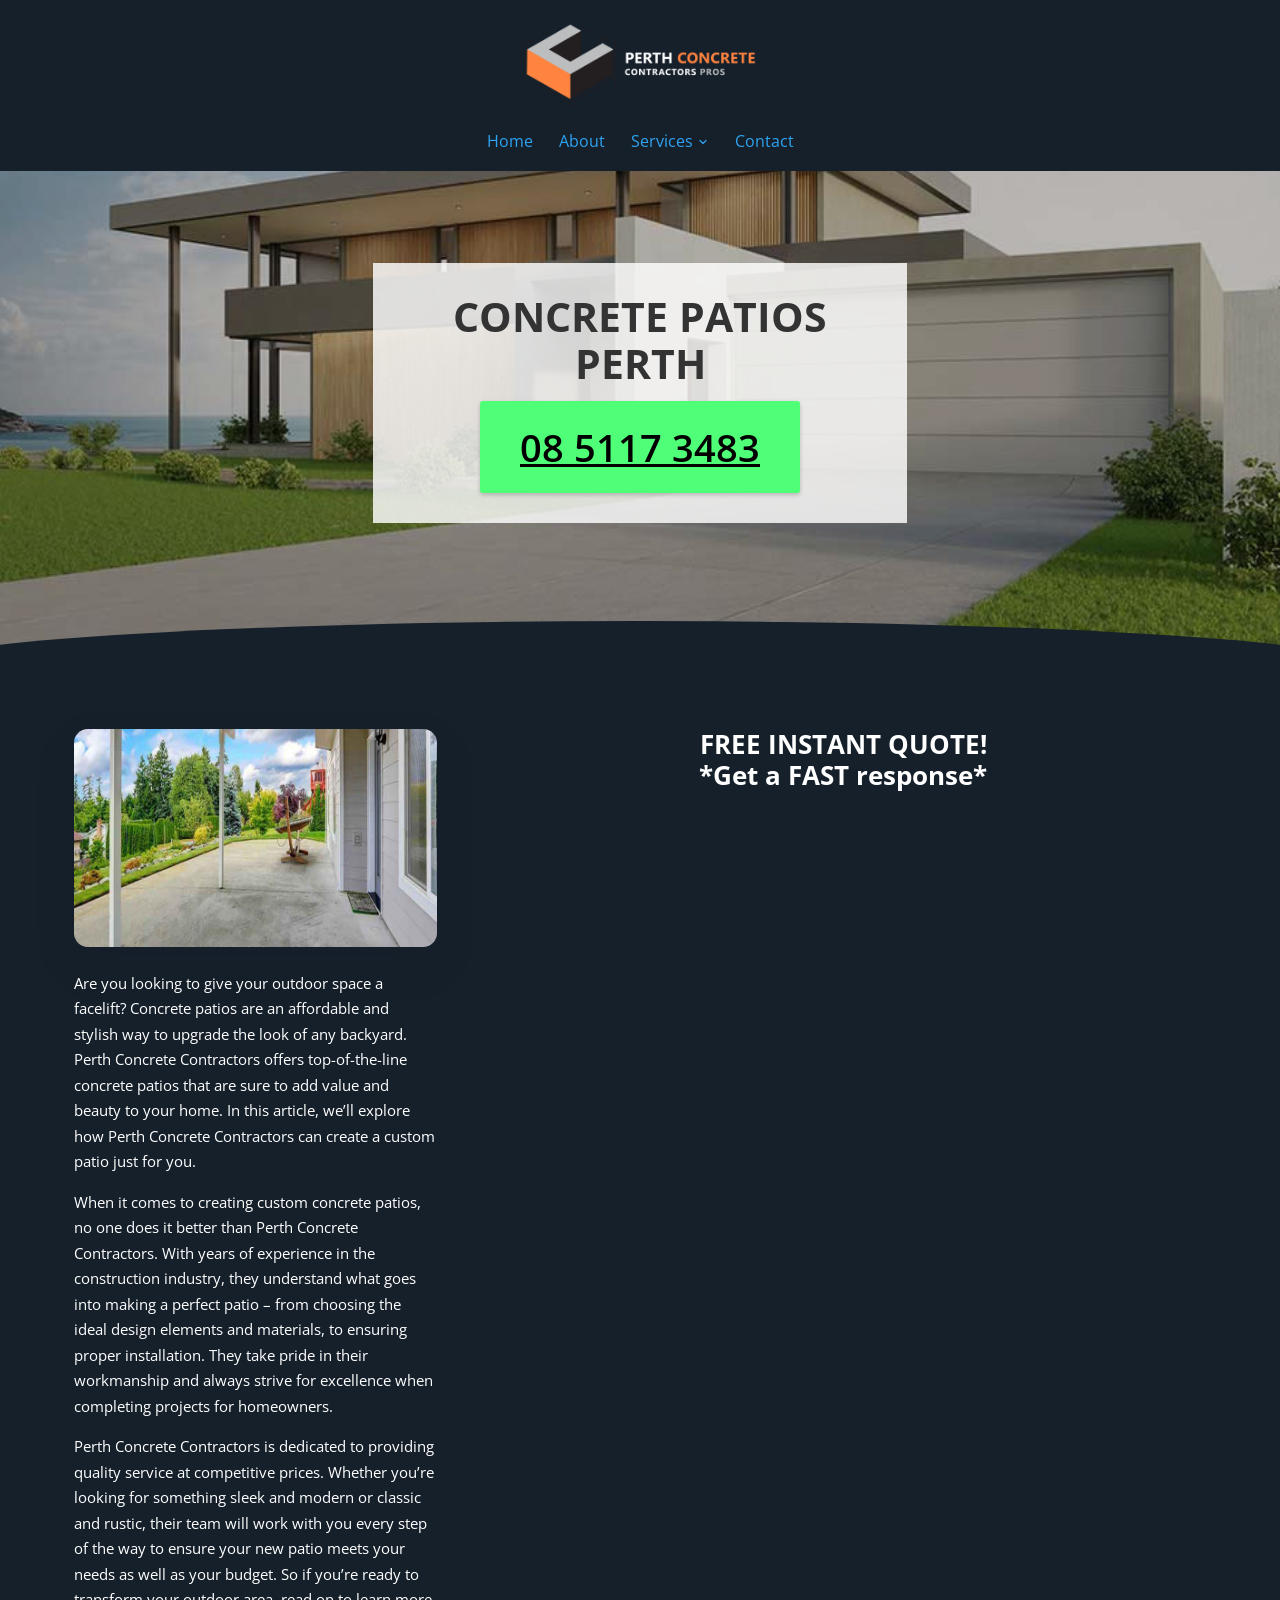
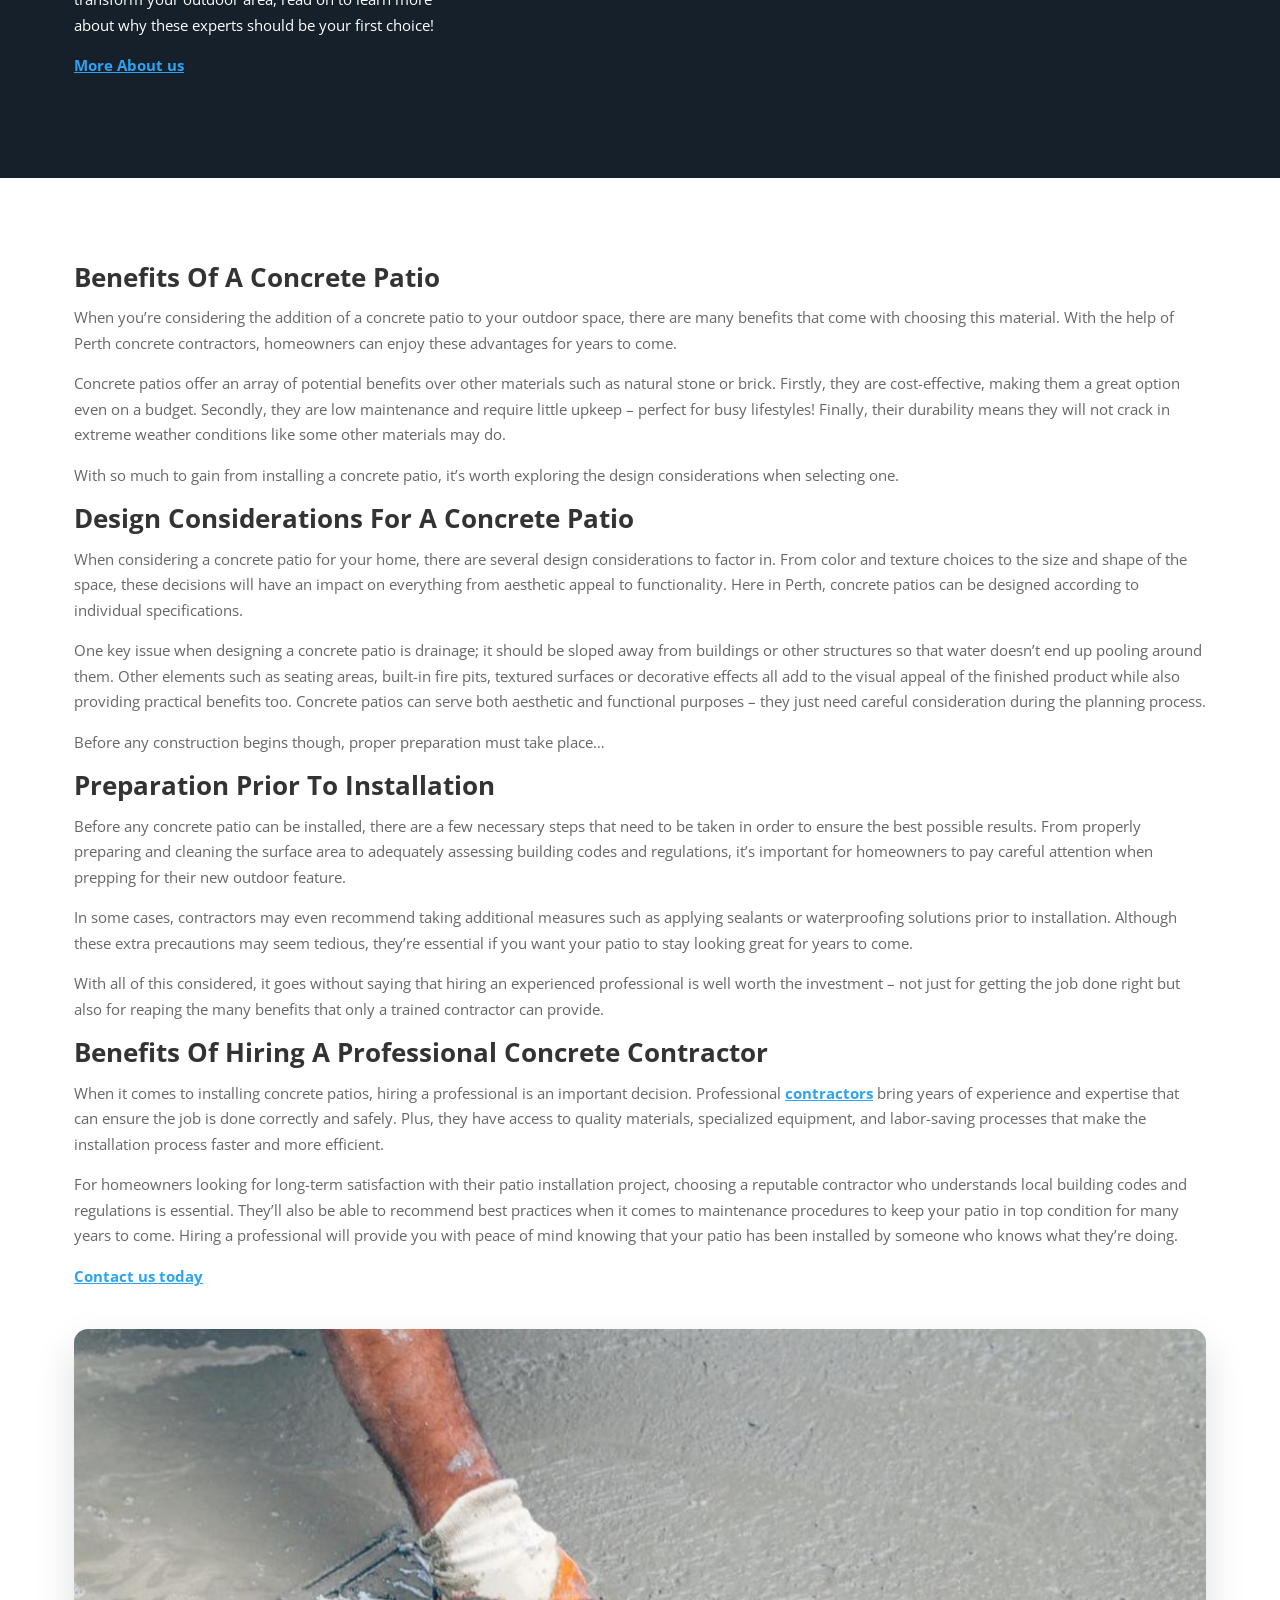
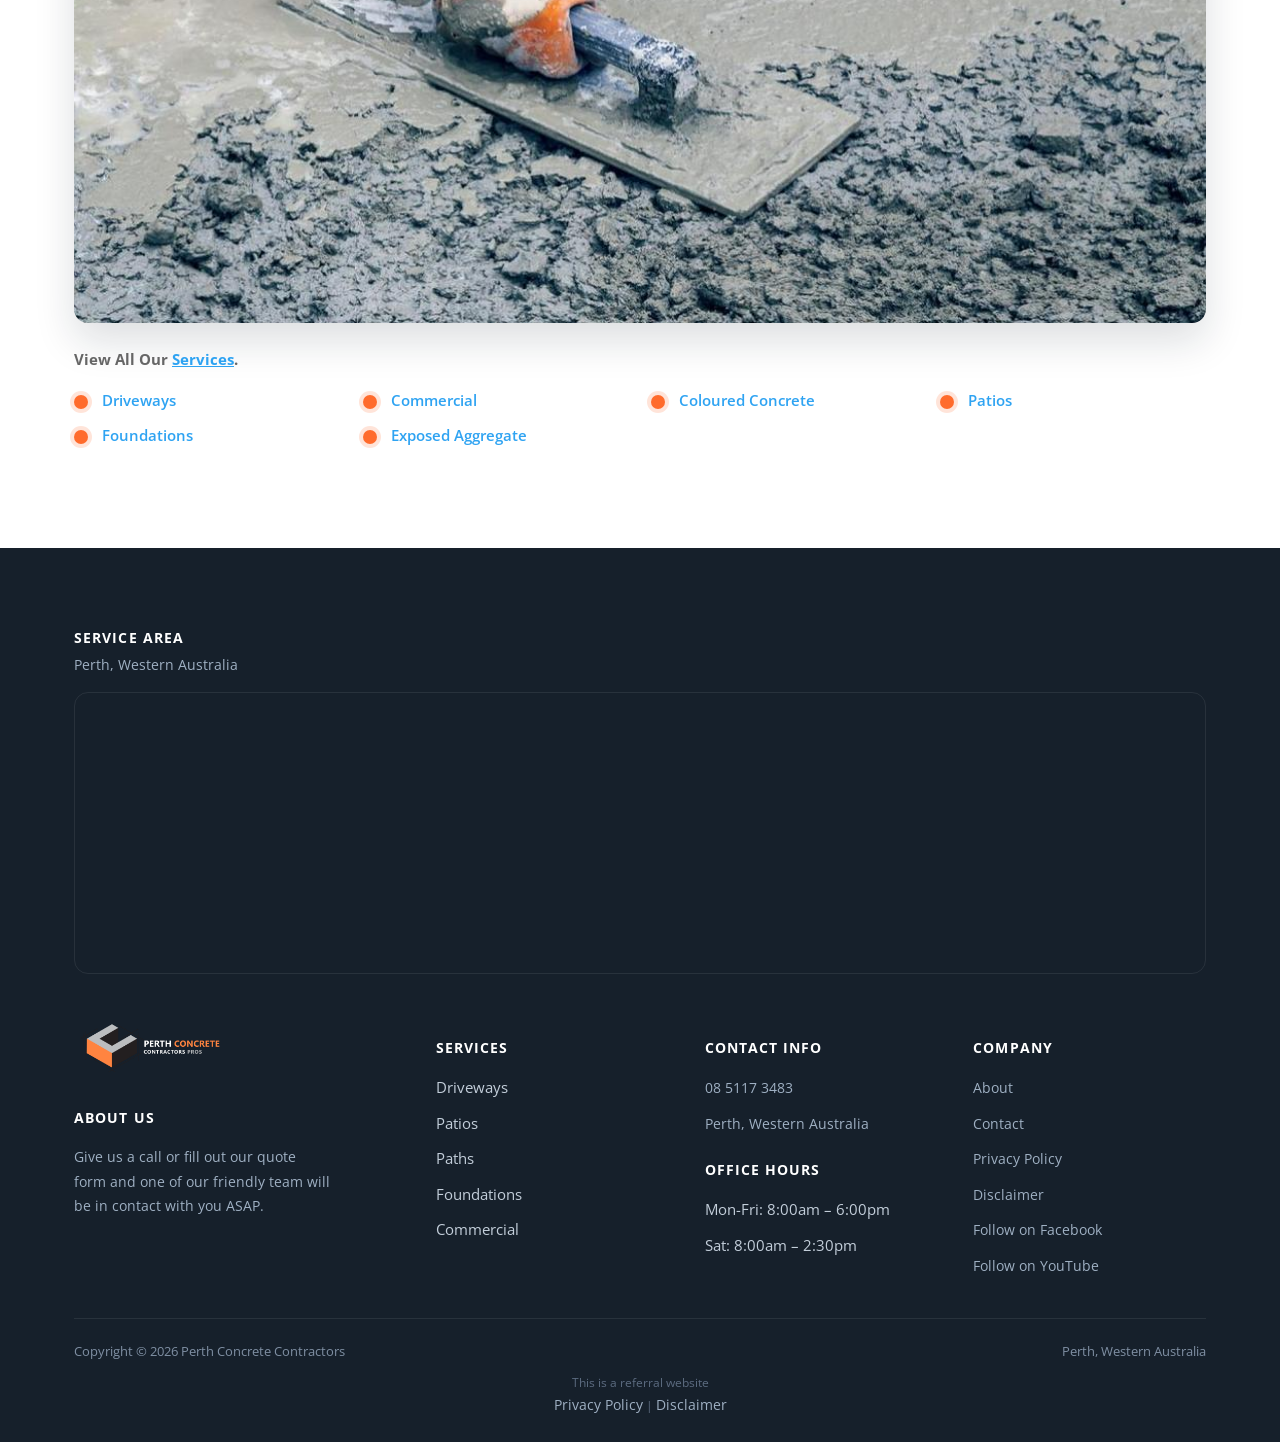
<file: patios/index.html>
<!doctype html>
<html lang="en-AU">
<head>
<!-- Google tag (gtag.js) -->
<script async src="https://www.googletagmanager.com/gtag/js?id=G-BS13JQK4VR"></script>
<script>
  window.dataLayer = window.dataLayer || [];
  function gtag(){dataLayer.push(arguments);}
  gtag('js', new Date());
  gtag('config', 'G-BS13JQK4VR');
  gtag('config', 'AW-11095189985');
</script>
<meta charset="UTF-8">
<meta name="viewport" content="width=device-width, initial-scale=1.0">
<link rel="icon" href="/favicon-32.png" sizes="32x32" type="image/png">
<link rel="icon" href="/favicon-192.png" sizes="192x192" type="image/png">
<link rel="apple-touch-icon" href="/apple-touch-icon.png">
<title>Concrete Patios Perth | No1 Concrete Contractors Perth</title>
<meta name="description" content="Looking for a new Concrete Patios Perth? We service all of Perth with our local Concrete Services. Get a Concrete Patio Quote Today">
<meta name="robots" content="follow, index, max-snippet:-1, max-video-preview:-1, max-image-preview:large">
<link rel="canonical" href="https://perthconcretecontractors.com.au/patios/">
<meta property="og:locale" content="en_US">
<meta property="og:type" content="article">
<meta property="og:title" content="Concrete Patios Perth | No1 Concrete Contractors Perth">
<meta property="og:description" content="Looking for a new Concrete Patios Perth? We service all of Perth with our local Concrete Services. Get a Concrete Patio Quote Today">
<meta property="og:url" content="https://perthconcretecontractors.com.au/patios/">
<meta property="og:site_name" content="Perth Concrete Contractors | Driveways | Commercial">
<meta property="og:image" content="https://perthconcretecontractors.com.au/images/Perth-Concrete-Contractors-Logo-y-black.png">
<meta property="og:image:secure_url" content="https://perthconcretecontractors.com.au/images/Perth-Concrete-Contractors-Logo-y-black.png">
<meta property="og:image:width" content="1200">
<meta property="og:image:height" content="662">
<meta property="og:image:alt" content="Perth Concrete Contractors - Concreters in Perth">
<meta property="og:image:type" content="image/png">
<meta name="twitter:card" content="summary_large_image">
<meta name="twitter:title" content="Concrete Patios Perth | No1 Concrete Contractors Perth">
<meta name="twitter:description" content="Looking for a new Concrete Patios Perth? We service all of Perth with our local Concrete Services. Get a Concrete Patio Quote Today">
<meta name="twitter:image" content="https://perthconcretecontractors.com.au/images/Perth-Concrete-Contractors-Logo-y-black.png">
<meta name="twitter:label1" content="Time to read">
<meta name="twitter:data1" content="7 minutes">
<script type="application/ld+json">{"@context": "https://schema.org", "@graph": [{"@type": "Place", "@id": "https://perthconcretecontractors.com.au/#place", "address": {"@type": "PostalAddress", "streetAddress": "Daviesia turn Success", "addressLocality": "Western Australia", "addressRegion": "Perth", "postalCode": "6164", "addressCountry": "Australia"}}, {"@type": ["LocalBusiness", "Organization"], "@id": "https://perthconcretecontractors.com.au/#organization", "name": "Perth Concrete Contractors | Driveways | Commercial", "url": "https://perthconcretecontractors.com.au", "email": "info@perthconcretecontractors.com.au", "address": {"@type": "PostalAddress", "streetAddress": "Daviesia turn Success", "addressLocality": "Western Australia", "addressRegion": "Perth", "postalCode": "6164", "addressCountry": "Australia"}, "logo": {"@type": "ImageObject", "@id": "https://perthconcretecontractors.com.au/#logo", "url": "https://perthconcretecontractors.com.au/images/Perth-Concrete-Contractors-Logo-Square-Blue.png", "contentUrl": "https://perthconcretecontractors.com.au/images/Perth-Concrete-Contractors-Logo-Square-Blue.png", "caption": "Perth Concrete Contractors | Driveways | Commercial", "inLanguage": "en-US", "width": "600", "height": "600"}, "openingHours": ["Monday,Tuesday,Wednesday,Thursday,Friday 08:00-18:00", "Saturday 08:00-14:30"], "location": {"@id": "https://perthconcretecontractors.com.au/#place"}, "image": {"@id": "https://perthconcretecontractors.com.au/#logo"}, "telephone": "+61-8-5117-3483"}, {"@type": "WebSite", "@id": "https://perthconcretecontractors.com.au/#website", "url": "https://perthconcretecontractors.com.au", "name": "Perth Concrete Contractors | Driveways | Commercial", "publisher": {"@id": "https://perthconcretecontractors.com.au/#organization"}, "inLanguage": "en-US"}, {"@type": "ImageObject", "@id": "https://perthconcretecontractors.com.au/images/Perth-Concrete-Contractors-Logo-y-black.png", "url": "https://perthconcretecontractors.com.au/images/Perth-Concrete-Contractors-Logo-y-black.png", "width": "1200", "height": "662", "caption": "Perth Concrete Contractors - Concreters in Perth", "inLanguage": "en-US"}, {"@type": "WebPage", "@id": "https://perthconcretecontractors.com.au/patios/#webpage", "url": "https://perthconcretecontractors.com.au/patios/", "name": "Concrete Patios Perth | No1 Concrete Contractors Perth", "datePublished": "2023-02-26T19:31:57+00:00", "dateModified": "2023-02-26T19:32:01+00:00", "isPartOf": {"@id": "https://perthconcretecontractors.com.au/#website"}, "primaryImageOfPage": {"@id": "https://perthconcretecontractors.com.au/images/Perth-Concrete-Contractors-Logo-y-black.png"}, "inLanguage": "en-US"}, {"@type": "Person", "@id": "https://perthconcretecontractors.com.au/author/samstoysnzgmail-com/", "name": "samstoysnz@gmail.com", "url": "https://perthconcretecontractors.com.au/author/samstoysnzgmail-com/", "image": {"@type": "ImageObject", "@id": "https://secure.gravatar.com/avatar/1a805ecce72dbea624f8210f16b617142cd50f277b3b90b3f68485606a558cd0?s=96&amp;d=mm&amp;r=g", "url": "https://secure.gravatar.com/avatar/1a805ecce72dbea624f8210f16b617142cd50f277b3b90b3f68485606a558cd0?s=96&amp;d=mm&amp;r=g", "caption": "samstoysnz@gmail.com", "inLanguage": "en-US"}, "sameAs": ["https://perthconcretecontractors.com.au"], "worksFor": {"@id": "https://perthconcretecontractors.com.au/#organization"}}, {"@type": "Article", "headline": "Concrete Patios Perth | No1 Concrete Contractors Perth", "keywords": "Concrete Patios Perth", "datePublished": "2023-02-26T19:31:57+00:00", "dateModified": "2023-02-26T19:32:01+00:00", "author": {"@id": "https://perthconcretecontractors.com.au/author/samstoysnzgmail-com/", "name": "samstoysnz@gmail.com"}, "publisher": {"@id": "https://perthconcretecontractors.com.au/#organization"}, "description": "Looking for a new Concrete Patios Perth? We service all of Perth with our local Concrete Services. Get a Concrete Patio Quote Today", "name": "Concrete Patios Perth | No1 Concrete Contractors Perth", "@id": "https://perthconcretecontractors.com.au/patios/#richSnippet", "isPartOf": {"@id": "https://perthconcretecontractors.com.au/patios/#webpage"}, "image": {"@id": "https://perthconcretecontractors.com.au/images/Perth-Concrete-Contractors-Logo-y-black.png"}, "inLanguage": "en-US", "mainEntityOfPage": {"@id": "https://perthconcretecontractors.com.au/patios/#webpage"}}]}</script>
<script type="application/ld+json">{"@context": "https://schema.org", "@type": "BreadcrumbList", "itemListElement": [{"@type": "ListItem", "position": 1, "name": "Home", "item": "https://perthconcretecontractors.com.au/"}, {"@type": "ListItem", "position": 2, "name": "Patios", "item": "https://perthconcretecontractors.com.au/patios/"}]}</script>
<script type="application/ld+json">{"@context": "https://schema.org", "@type": "Service", "serviceType": "Patios", "name": "Patios", "provider": {"@type": "LocalBusiness", "name": "Perth Concrete Contractors", "telephone": "+61851173483"}, "areaServed": {"@type": "City", "name": "Perth"}, "url": "https://perthconcretecontractors.com.au/patios/"}</script>
<link rel="preconnect" href="https://fonts.googleapis.com">
<link rel="preconnect" href="https://fonts.gstatic.com" crossorigin>
<link rel="preload" as="style" href="https://fonts.googleapis.com/css2?family=Open+Sans:wght@400;600;700;800&display=swap" onload="this.onload=null;this.rel='stylesheet'">
<noscript><link rel="stylesheet" href="https://fonts.googleapis.com/css2?family=Open+Sans:wght@400;600;700;800&display=swap"></noscript>
<link rel="stylesheet" href="/css/style.css">
<style id="mnfix">.mobile-menu.open{max-height:calc(100vh - 150px);max-height:calc(100dvh - 150px);overflow-y:auto;-webkit-overflow-scrolling:touch;overscroll-behavior:contain}.mobile-menu.msub-ready .mobile-submenu{display:none}.mobile-menu.msub-ready .mobile-submenu.open{display:flex}.mobile-menu a.msub-parent{display:flex;justify-content:space-between;align-items:center}.mobile-menu a.msub-parent::after{content:"";width:8px;height:8px;border-right:2px solid currentColor;border-bottom:2px solid currentColor;transform:rotate(45deg);margin-right:6px;transition:transform .2s}.mobile-menu a.msub-parent[aria-expanded=true]::after{transform:rotate(-135deg)}</style></head>
<body class="">
<header class="classic">
  <div class="c-head wrap">
    <a href="/" class="brand"><img src="/images/Perth-Concrete-Contractors-Logo-clear.png" alt="Perth Concrete Contractors" width="1200" height="428"></a>
    <nav class="links"><a href="/">Home</a><a href="/about/">About</a><div class="nav-item"><a href="/services/">Services <svg viewBox="0 0 24 24" fill="none" stroke-width="2.4" stroke-linecap="round" stroke-linejoin="round"><path d="m6 9 6 6 6-6"/></svg></a><div class="nav-dropdown"><a href="/driveways/">Driveways</a><a href="/commercial/">Commercial</a><a href="/coloured-concrete/">Coloured Concrete</a><a href="/exposed-aggregate/">Exposed Aggregate</a><a href="/foundations/">Foundations</a><a href="/patios/">Patios</a></div></div><a href="/contact/">Contact</a></nav>
    <button type="button" class="hamburger-btn" id="hamburgerBtn" aria-label="Open menu" aria-expanded="false"><svg viewBox="0 0 24 24" fill="none" stroke="#fff" stroke-width="2.4" stroke-linecap="round" stroke-linejoin="round"><path d="M4 7h16M4 12h16M4 17h16"/></svg></button>
  </div>
  <div class="mobile-menu" id="mobileMenu"><a href="/">Home</a><a href="/about/">About</a><a href="/services/">Services</a><div class="mobile-submenu"><a href="/driveways/">Driveways</a><a href="/commercial/">Commercial</a><a href="/coloured-concrete/">Coloured Concrete</a><a href="/exposed-aggregate/">Exposed Aggregate</a><a href="/foundations/">Foundations</a><a href="/patios/">Patios</a></div><a href="/contact/">Contact</a><a href="tel:0851173483" class="mobile-menu-phone">Call 08 5117 3483</a></div>
</header>
<main>
<section class="hero-c next-dark" id="top"><div class="hero-c-box"><div class="row"><div class="text"><h1>Concrete Patios Perth</h1></div><p class="btn-wrap"><a class="btn btn-primary" href="tel:+61851173483">08 5117 3483</a></p></div></div></section>
<section class="sec-dark"><div class="wrap"><div class="row cols cols-2 formrow"><div class="col"><div class="figure"><img src="/images/Perth-Concrete-Contractors-24.jpg" alt="concrete patios perth" width="800" height="480" loading="lazy" decoding="async"></div><div class="text"><p>Are you looking to give your outdoor space a facelift? Concrete patios are an affordable and stylish way to upgrade the look of any backyard. Perth Concrete Contractors offers top-of-the-line concrete patios that are sure to add value and beauty to your home. In this article, we’ll explore how Perth Concrete Contractors can create a custom patio just for you.</p>
<p>When it comes to creating custom concrete patios, no one does it better than Perth Concrete Contractors. With years of experience in the construction industry, they understand what goes into making a perfect patio – from choosing the ideal design elements and materials, to ensuring proper installation. They take pride in their workmanship and always strive for excellence when completing projects for homeowners.</p>
<p>Perth Concrete Contractors is dedicated to providing quality service at competitive prices. Whether you’re looking for something sleek and modern or classic and rustic, their team will work with you every step of the way to ensure your new patio meets your needs as well as your budget. So if you’re ready to transform your outdoor area, read on to learn more about why these experts should be your first choice!</p>
<p><a href="/about/">More About us</a></p></div></div><div class="col"><div class="text"><h2>FREE INSTANT QUOTE!<br>​<strong>*Get a FAST response*</strong></h2></div><div class="form-card"><iframe src="https://api.leadconnectorhq.com/widget/form/tJIx1ZRzQtjFQvw0ZbcG" style="width:100%;height:100%;min-height:825px;border:none;border-radius:14px" id="inline-tJIx1ZRzQtjFQvw0ZbcG" data-layout="{'id':'INLINE'}" data-trigger-type="alwaysShow" data-trigger-value="" data-activation-type="alwaysActivated" data-activation-value="" data-deactivation-type="neverDeactivate" data-deactivation-value="" data-form-name="Perth Concrete" data-height="825" data-layout-iframe-id="inline-tJIx1ZRzQtjFQvw0ZbcG" data-form-id="tJIx1ZRzQtjFQvw0ZbcG" data-cookie-consent="true" data-cookie-consent-provider="auto" title="Perth Concrete"></iframe></div></div></div></div></section>
<section class=""><div class="wrap"><div class="row"><div class="text"><h2>Benefits Of A Concrete Patio</h2>
<p>When you’re considering the addition of a concrete patio to your outdoor space, there are many benefits that come with choosing this material. With the help of Perth concrete contractors, homeowners can enjoy these advantages for years to come.</p>
<p>Concrete patios offer an array of potential benefits over other materials such as natural stone or brick. Firstly, they are cost-effective, making them a great option even on a budget. Secondly, they are low maintenance and require little upkeep – perfect for busy lifestyles! Finally, their durability means they will not crack in extreme weather conditions like some other materials may do.</p>
<p>With so much to gain from installing a concrete patio, it’s worth exploring the design considerations when selecting one.</p>
<h2>Design Considerations For A Concrete Patio</h2>
<p>When considering a concrete patio for your home, there are several design considerations to factor in. From color and texture choices to the size and shape of the space, these decisions will have an impact on everything from aesthetic appeal to functionality. Here in Perth, concrete patios can be designed according to individual specifications.</p>
<p>One key issue when designing a concrete patio is drainage; it should be sloped away from buildings or other structures so that water doesn’t end up pooling around them. Other elements such as seating areas, built-in fire pits, textured surfaces or decorative effects all add to the visual appeal of the finished product while also providing practical benefits too. Concrete patios can serve both aesthetic and functional purposes – they just need careful consideration during the planning process.</p>
<p>Before any construction begins though, proper preparation must take place…</p>
<h2>Preparation Prior To Installation</h2>
<p>Before any concrete patio can be installed, there are a few necessary steps that need to be taken in order to ensure the best possible results. From properly preparing and cleaning the surface area to adequately assessing building codes and regulations, it’s important for homeowners to pay careful attention when prepping for their new outdoor feature.</p>
<p>In some cases, contractors may even recommend taking additional measures such as applying sealants or waterproofing solutions prior to installation. Although these extra precautions may seem tedious, they’re essential if you want your patio to stay looking great for years to come.</p>
<p>With all of this considered, it goes without saying that hiring an experienced professional is well worth the investment – not just for getting the job done right but also for reaping the many benefits that only a trained contractor can provide.</p>
<h2>Benefits Of Hiring A Professional Concrete Contractor</h2>
<p>When it comes to installing concrete patios, hiring a professional is an important decision. Professional <a href="/">contractors</a> bring years of experience and expertise that can ensure the job is done correctly and safely. Plus, they have access to quality materials, specialized equipment, and labor-saving processes that make the installation process faster and more efficient.</p>
<p>For homeowners looking for long-term satisfaction with their patio installation project, choosing a reputable contractor who understands local building codes and regulations is essential. They’ll also be able to recommend best practices when it comes to maintenance procedures to keep your patio in top condition for many years to come. Hiring a professional will provide you with peace of mind knowing that your patio has been installed by someone who knows what they’re doing.</p>
<p><a href="/contact/">Contact us today</a></p></div></div><div class="row"><div class="figure"><img src="/images/Perth-Concrete-Contractors-19.jpg" alt="Commercial Concrete Perth" width="1100" height="577" loading="lazy" decoding="async"></div><div class="text"><p><strong>View All Our <a href="/services/">Services</a>. </strong></p>
<ul>
<li><a href="/driveways/">Driveways</a></li>
<li><a href="/commercial/">Commercial</a></li>
<li><a href="/coloured-concrete/">Coloured Concrete</a></li>
<li><a href="/patios/">Patios</a></li>
<li><a href="/foundations/">Foundations</a></li>
<li><a href="/exposed-aggregate/">Exposed Aggregate</a></li>
</ul></div></div></div></section>
</main>
<footer>
  <div class="wrap">
    <div class="footer-map-head"><h4>Service Area</h4><p>Perth, Western Australia</p></div><div class="footer-map"><iframe src="https://www.google.com/maps/embed?pb=!1m14!1m8!1m3!1d865812.120275873!2d115.96153600000001!3d-32.040064!3m2!1i1024!2i768!4f13.1!3m3!1m2!1s0xa9e633cbb9cd3c1d%3A0x9f01a33f4bfb2148!2sPerth%20Concrete%20Contractors!5e0!3m2!1sen!2sau!4v1680378645197!5m2!1sen!2sau" width="600" height="280" style="border:0" allowfullscreen loading="lazy" referrerpolicy="no-referrer-when-downgrade" title="Perth Concrete Contractors service area map"></iframe></div>
    <div class="footer-grid "><div class="footer-brand"><a href="/" class="brand"><img src="/images/Perth-Concrete-Contractors-Logo-clear.png" alt="Perth Concrete Contractors" width="1200" height="428" loading="lazy"></a><h4>About us</h4><p>Give us a call or fill out our quote form and one of our friendly team will be in contact with you ASAP.</p></div><div><h4>Services</h4><ul><li>Driveways</li><li>Patios</li><li>Paths</li><li>Foundations</li><li>Commercial</li></ul></div><div><h4>Contact Info</h4><ul><li><a href="tel:0851173483">08 5117 3483</a></li><li><a href="https://goo.gl/maps/rHezCq25R7YQ8wE47" target="_blank" rel="noopener">Perth, Western Australia</a></li></ul><h4 style="margin-top:22px;">Office Hours</h4><ul><li>Mon-Fri: 8:00am &ndash; 6:00pm</li><li>Sat: 8:00am &ndash; 2:30pm</li></ul></div><div><h4>Company</h4><ul><li><a href="/about/">About</a></li><li><a href="/contact/">Contact</a></li><li><a href="/privacy-policy/">Privacy Policy</a></li><li><a href="/disclaimer/">Disclaimer</a></li><li><a href="https://www.facebook.com/profile.php?id=100091002864021" target="_blank" rel="noopener">Follow on Facebook</a></li><li><a href="https://www.youtube.com/channel/UCpMxHk8IWMjscxCyCtUEy-g" target="_blank" rel="noopener">Follow on YouTube</a></li></ul></div></div>
    <div class="footer-bottom"><span>Copyright &copy; 2026 Perth Concrete Contractors</span><span>Perth, Western Australia</span></div>
    <div class="footer-disclosure">This is a referral website<br><a href="/privacy-policy/">Privacy Policy</a> | <a href="/disclaimer/">Disclaimer</a></div>
  </div>
</footer>
<script>
(function(){var b=document.getElementById('hamburgerBtn'),m=document.getElementById('mobileMenu');if(!b||!m)return;b.addEventListener('click',function(){var o=m.classList.toggle('open');b.setAttribute('aria-expanded',o?'true':'false');});})();
</script>
<script src="https://link.msgsndr.com/js/form_embed.js" defer></script>
<script id="mnfixjs">(function(){var m=document.getElementById("mobileMenu");if(!m)return;m.querySelectorAll(".mobile-submenu").forEach(function(s){var p=s.previousElementSibling;if(!p||p.tagName!=="A")return;var a=document.createElement("a");a.href=p.getAttribute("href");a.textContent="All "+p.textContent.trim();s.insertBefore(a,s.firstChild);m.classList.add("msub-ready");p.classList.add("msub-parent");p.setAttribute("aria-expanded","false");p.addEventListener("click",function(e){e.preventDefault();var o=s.classList.toggle("open");p.setAttribute("aria-expanded",o?"true":"false")})});var b=document.getElementById("hamburgerBtn");document.addEventListener("pointerdown",function(e){if(!m.classList.contains("open")||m.contains(e.target)||(b&&b.contains(e.target)))return;m.classList.remove("open");if(b)b.setAttribute("aria-expanded","false")})})();</script></body>
</html>
</file>
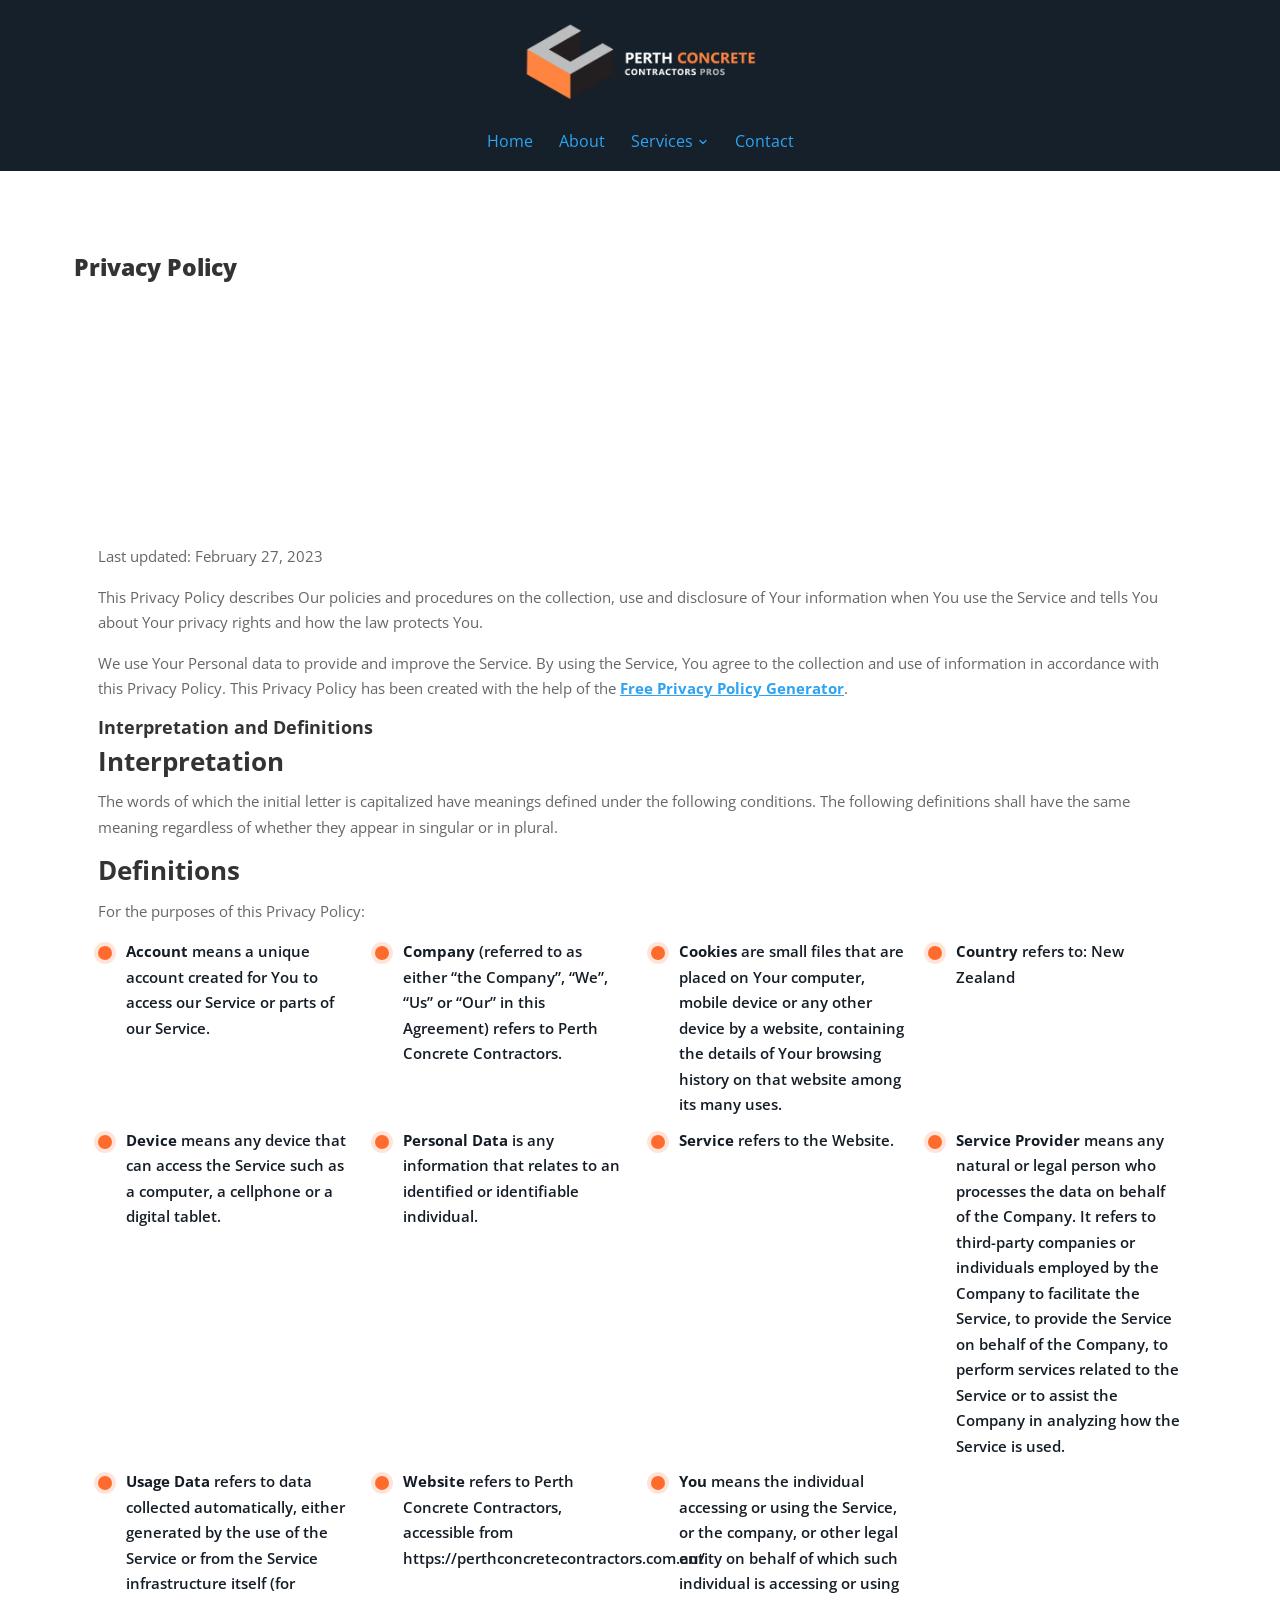
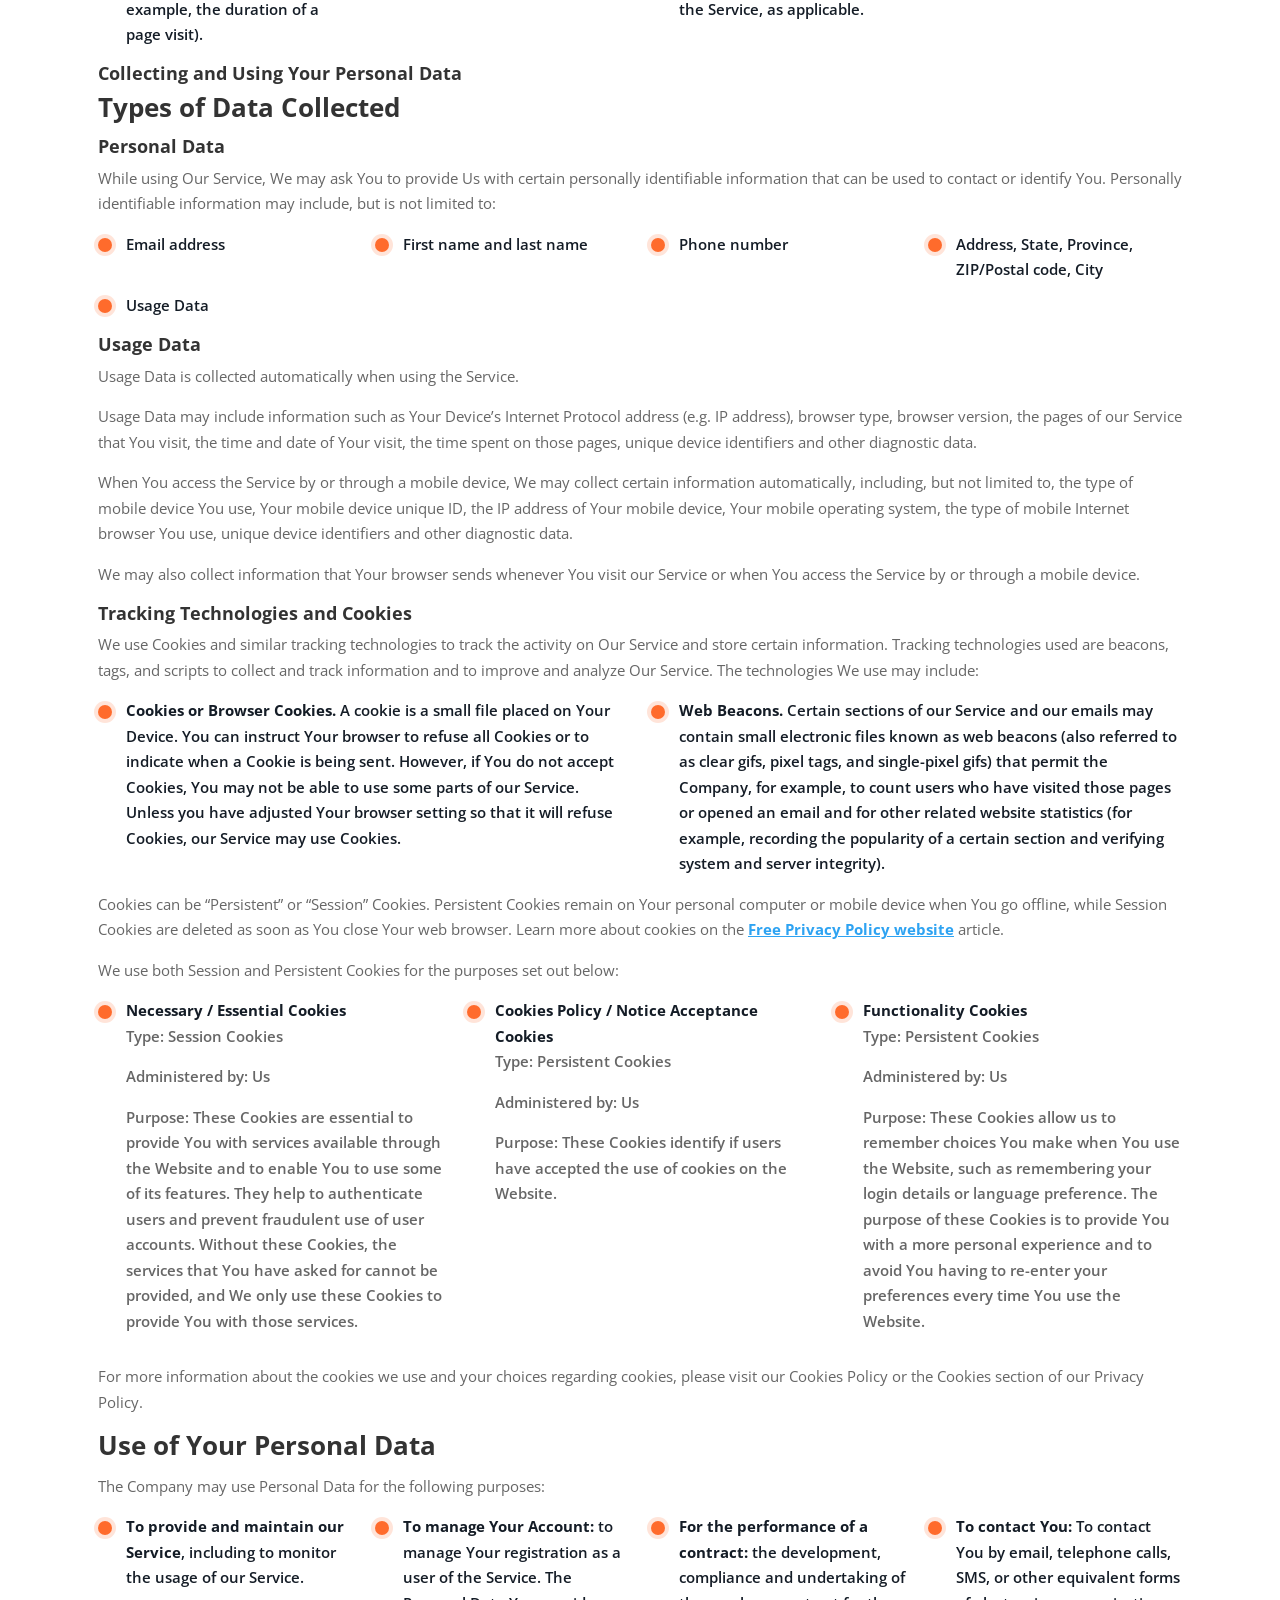
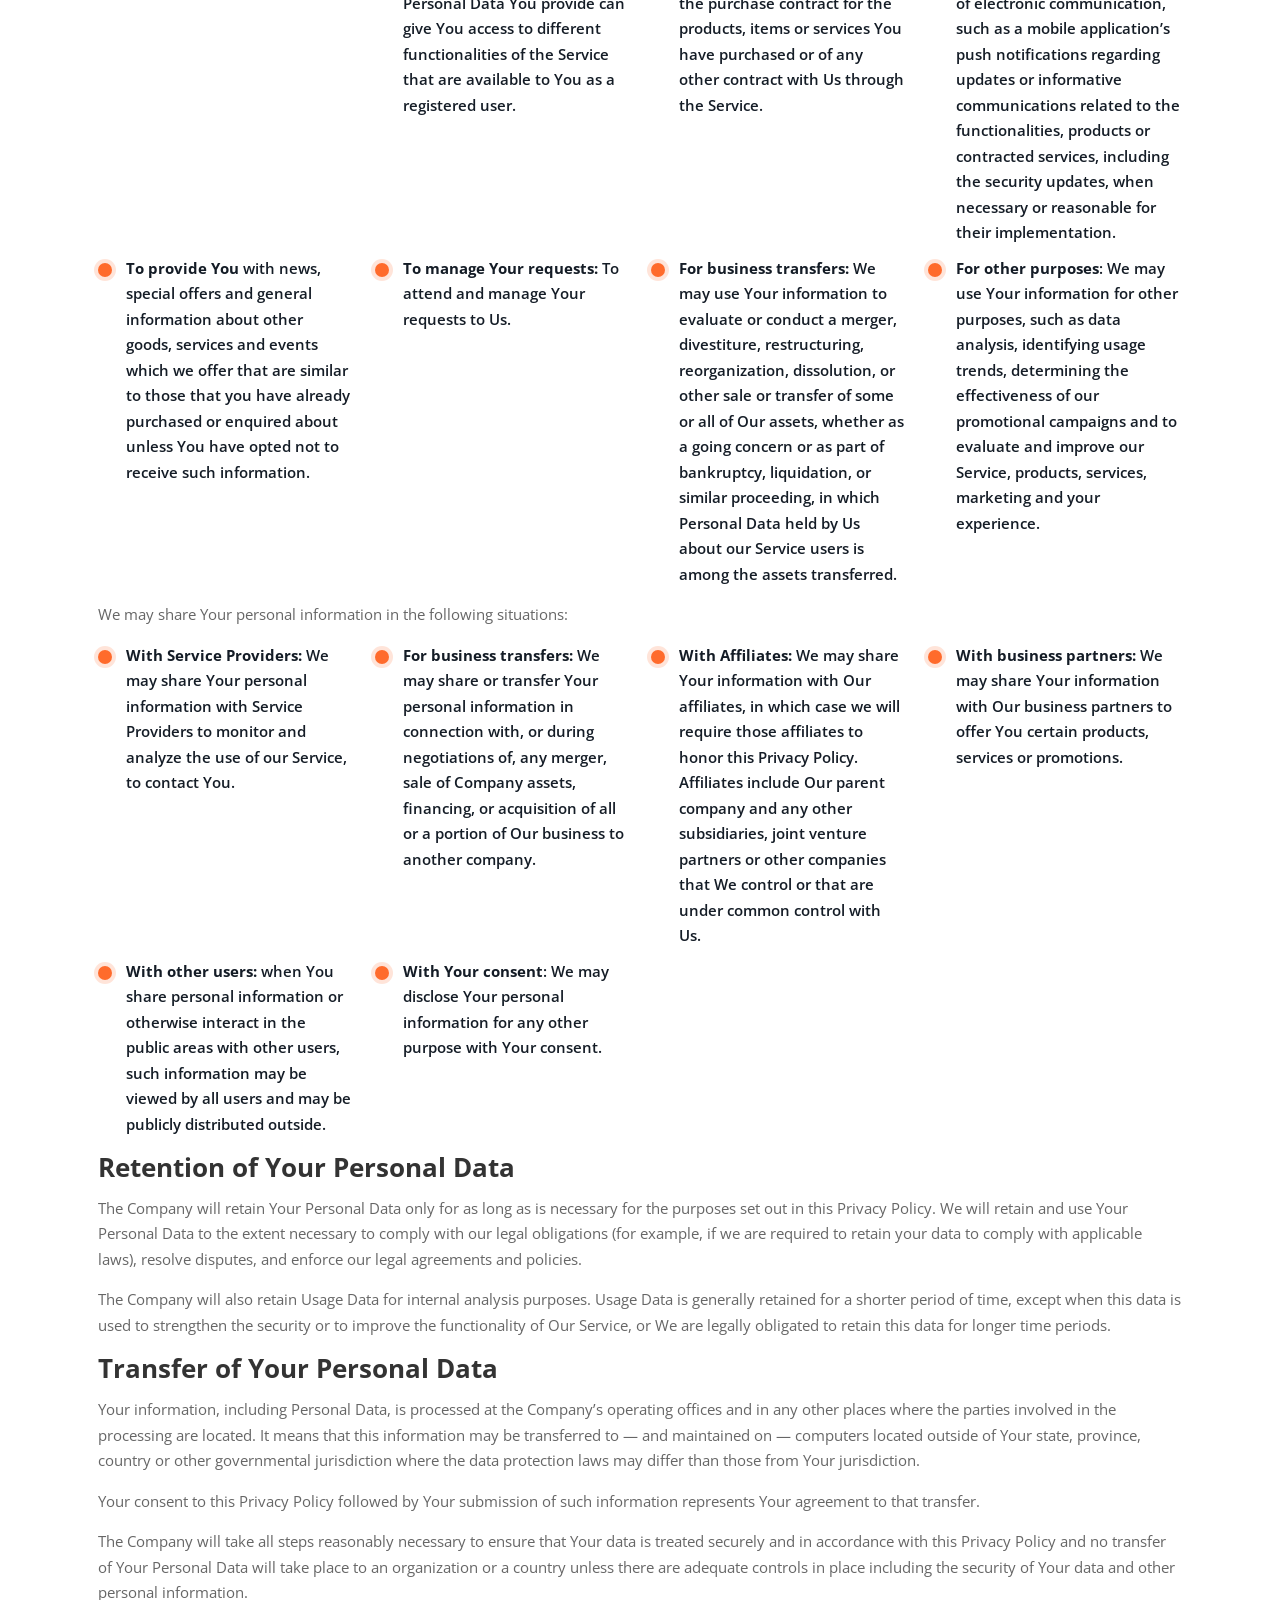
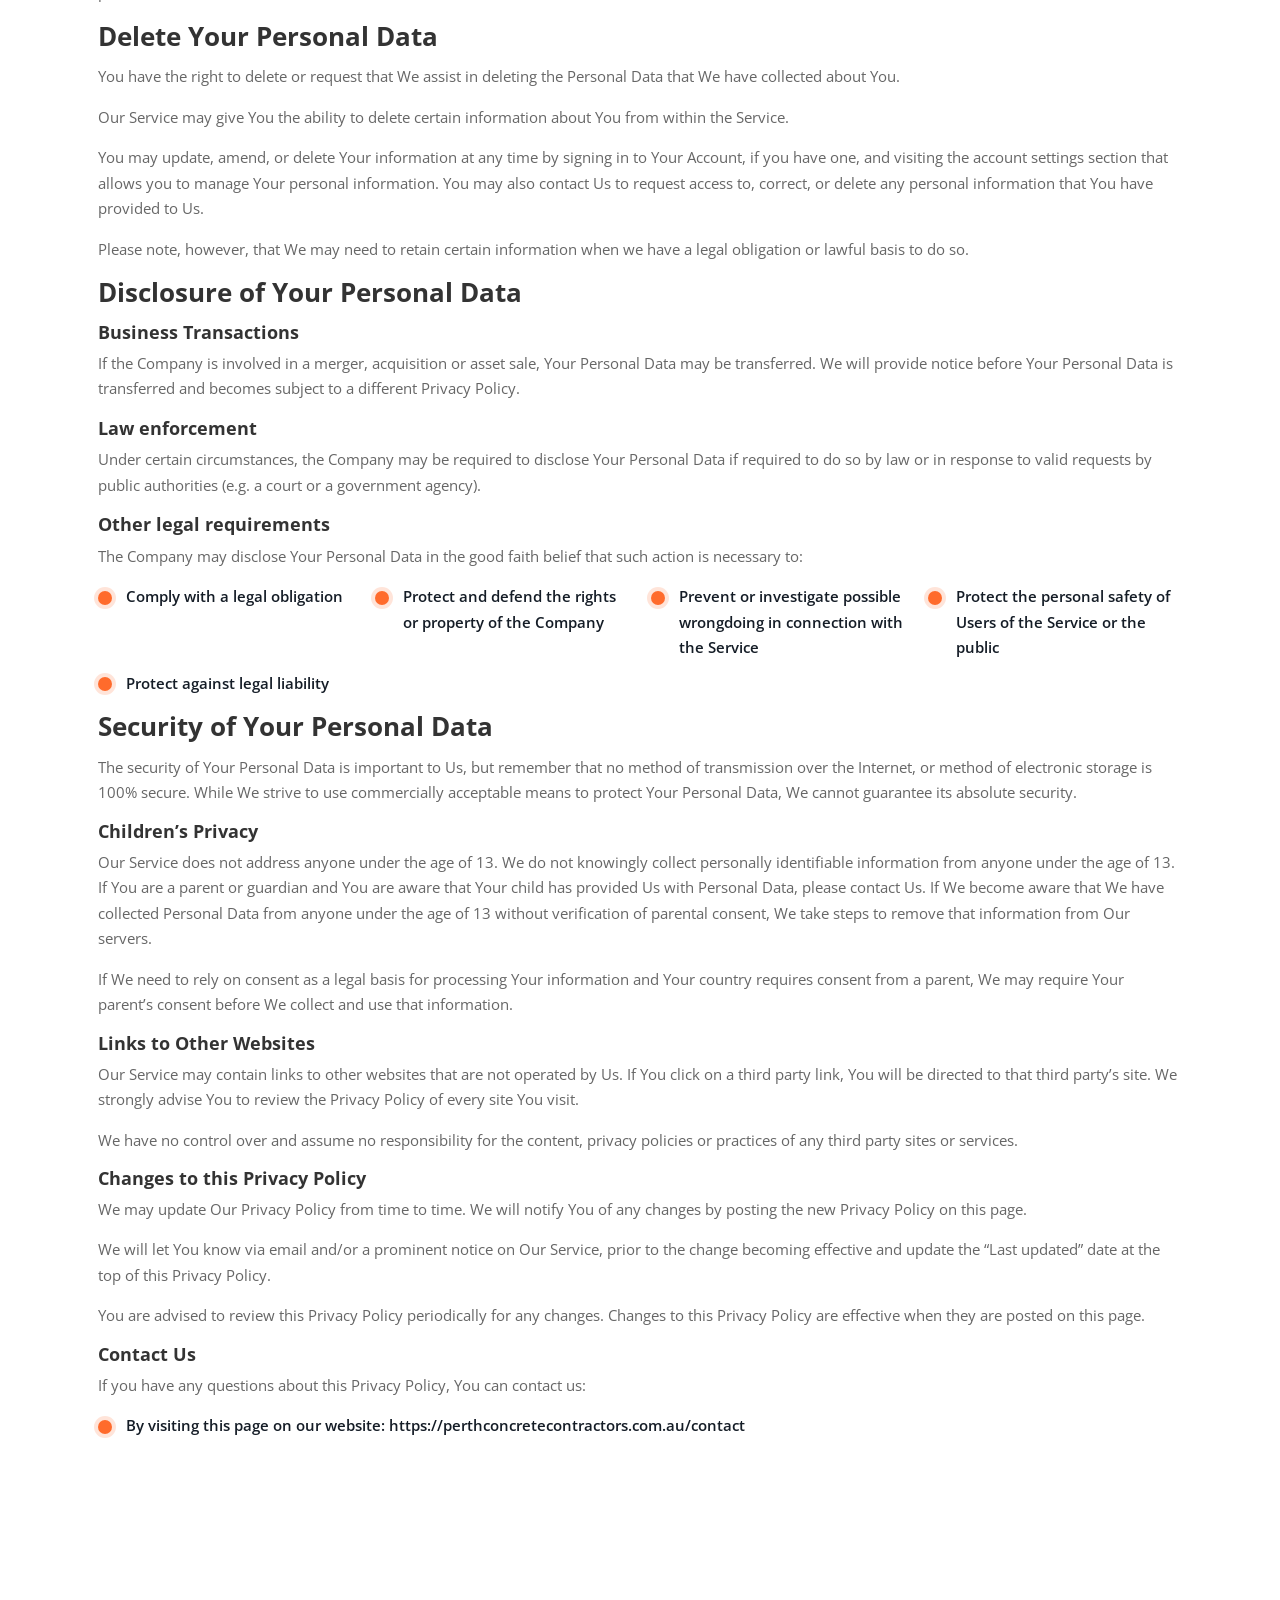
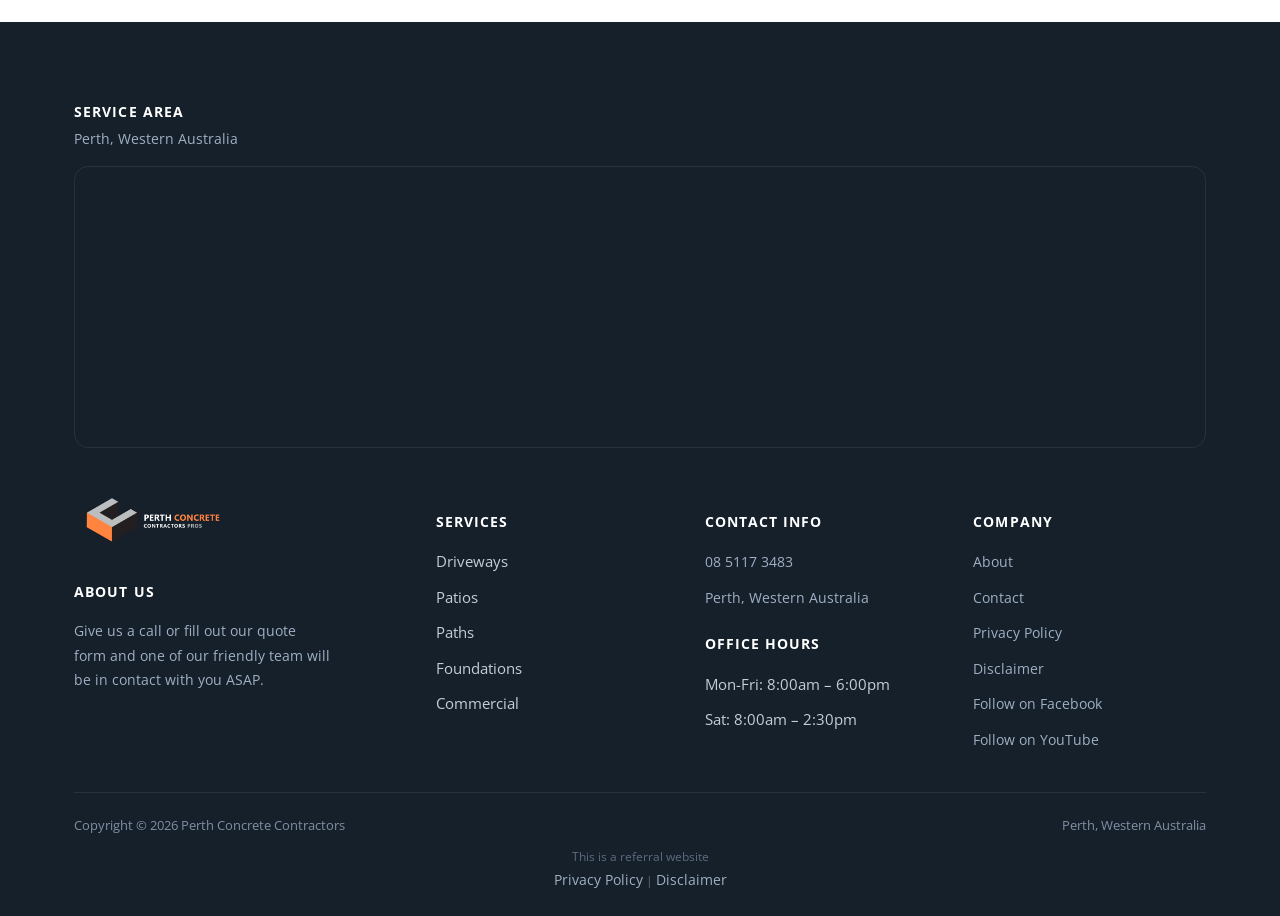
<file: privacy-policy/index.html>
<!doctype html>
<html lang="en-AU">
<head>
<!-- Google tag (gtag.js) -->
<script async src="https://www.googletagmanager.com/gtag/js?id=G-BS13JQK4VR"></script>
<script>
  window.dataLayer = window.dataLayer || [];
  function gtag(){dataLayer.push(arguments);}
  gtag('js', new Date());
  gtag('config', 'G-BS13JQK4VR');
  gtag('config', 'AW-11095189985');
</script>
<meta charset="UTF-8">
<meta name="viewport" content="width=device-width, initial-scale=1.0">
<link rel="icon" href="/favicon-32.png" sizes="32x32" type="image/png">
<link rel="icon" href="/favicon-192.png" sizes="192x192" type="image/png">
<link rel="apple-touch-icon" href="/apple-touch-icon.png">
<title>Privacy Policy - Perth Concrete Contractors | Driveways | Commercial</title>
<meta name="description" content="Last updated: February 27, 2023">
<meta name="robots" content="follow, noindex">
<link rel="canonical" href="https://perthconcretecontractors.com.au/privacy-policy/">
<meta property="og:locale" content="en_US">
<meta property="og:type" content="article">
<meta property="og:title" content="Privacy Policy - Perth Concrete Contractors | Driveways | Commercial">
<meta property="og:description" content="Last updated: February 27, 2023">
<meta property="og:url" content="https://perthconcretecontractors.com.au/privacy-policy/">
<meta property="og:site_name" content="Perth Concrete Contractors | Driveways | Commercial">
<meta property="og:image" content="https://perthconcretecontractors.com.au/images/Perth-Concrete-Contractors-Logo-y-black.png">
<meta property="og:image:secure_url" content="https://perthconcretecontractors.com.au/images/Perth-Concrete-Contractors-Logo-y-black.png">
<meta property="og:image:width" content="1200">
<meta property="og:image:height" content="662">
<meta property="og:image:alt" content="Perth Concrete Contractors - Concreters in Perth">
<meta property="og:image:type" content="image/png">
<meta name="twitter:card" content="summary_large_image">
<meta name="twitter:title" content="Privacy Policy - Perth Concrete Contractors | Driveways | Commercial">
<meta name="twitter:description" content="Last updated: February 27, 2023">
<meta name="twitter:image" content="https://perthconcretecontractors.com.au/images/Perth-Concrete-Contractors-Logo-y-black.png">
<meta name="twitter:label1" content="Time to read">
<meta name="twitter:data1" content="12 minutes">
<script type="application/ld+json">{"@context": "https://schema.org", "@graph": [{"@type": "Place", "@id": "https://perthconcretecontractors.com.au/#place", "address": {"@type": "PostalAddress", "streetAddress": "Daviesia turn Success", "addressLocality": "Western Australia", "addressRegion": "Perth", "postalCode": "6164", "addressCountry": "Australia"}}, {"@type": ["LocalBusiness", "Organization"], "@id": "https://perthconcretecontractors.com.au/#organization", "name": "Perth Concrete Contractors | Driveways | Commercial", "url": "https://perthconcretecontractors.com.au", "email": "info@perthconcretecontractors.com.au", "address": {"@type": "PostalAddress", "streetAddress": "Daviesia turn Success", "addressLocality": "Western Australia", "addressRegion": "Perth", "postalCode": "6164", "addressCountry": "Australia"}, "logo": {"@type": "ImageObject", "@id": "https://perthconcretecontractors.com.au/#logo", "url": "https://perthconcretecontractors.com.au/images/Perth-Concrete-Contractors-Logo-Square-Blue.png", "contentUrl": "https://perthconcretecontractors.com.au/images/Perth-Concrete-Contractors-Logo-Square-Blue.png", "caption": "Perth Concrete Contractors | Driveways | Commercial", "inLanguage": "en-US", "width": "600", "height": "600"}, "openingHours": ["Monday,Tuesday,Wednesday,Thursday,Friday 08:00-18:00", "Saturday 08:00-14:30"], "location": {"@id": "https://perthconcretecontractors.com.au/#place"}, "image": {"@id": "https://perthconcretecontractors.com.au/#logo"}, "telephone": "+61-8-5117-3483"}, {"@type": "WebSite", "@id": "https://perthconcretecontractors.com.au/#website", "url": "https://perthconcretecontractors.com.au", "name": "Perth Concrete Contractors | Driveways | Commercial", "publisher": {"@id": "https://perthconcretecontractors.com.au/#organization"}, "inLanguage": "en-US"}, {"@type": "ImageObject", "@id": "https://perthconcretecontractors.com.au/images/Perth-Concrete-Contractors-Logo-y-black.png", "url": "https://perthconcretecontractors.com.au/images/Perth-Concrete-Contractors-Logo-y-black.png", "width": "1200", "height": "662", "caption": "Perth Concrete Contractors - Concreters in Perth", "inLanguage": "en-US"}, {"@type": "WebPage", "@id": "https://perthconcretecontractors.com.au/privacy-policy/#webpage", "url": "https://perthconcretecontractors.com.au/privacy-policy/", "name": "Privacy Policy - Perth Concrete Contractors | Driveways | Commercial", "datePublished": "2023-02-21T19:37:33+00:00", "dateModified": "2023-02-26T19:39:47+00:00", "isPartOf": {"@id": "https://perthconcretecontractors.com.au/#website"}, "primaryImageOfPage": {"@id": "https://perthconcretecontractors.com.au/images/Perth-Concrete-Contractors-Logo-y-black.png"}, "inLanguage": "en-US"}, {"@type": "Person", "@id": "https://perthconcretecontractors.com.au/author/samstoysnzgmail-com/", "name": "samstoysnz@gmail.com", "url": "https://perthconcretecontractors.com.au/author/samstoysnzgmail-com/", "image": {"@type": "ImageObject", "@id": "https://secure.gravatar.com/avatar/1a805ecce72dbea624f8210f16b617142cd50f277b3b90b3f68485606a558cd0?s=96&amp;d=mm&amp;r=g", "url": "https://secure.gravatar.com/avatar/1a805ecce72dbea624f8210f16b617142cd50f277b3b90b3f68485606a558cd0?s=96&amp;d=mm&amp;r=g", "caption": "samstoysnz@gmail.com", "inLanguage": "en-US"}, "sameAs": ["https://perthconcretecontractors.com.au"], "worksFor": {"@id": "https://perthconcretecontractors.com.au/#organization"}}, {"@type": "Article", "headline": "Privacy Policy - Perth Concrete Contractors | Driveways | Commercial", "datePublished": "2023-02-21T19:37:33+00:00", "dateModified": "2023-02-26T19:39:47+00:00", "author": {"@id": "https://perthconcretecontractors.com.au/author/samstoysnzgmail-com/", "name": "samstoysnz@gmail.com"}, "publisher": {"@id": "https://perthconcretecontractors.com.au/#organization"}, "description": "Last updated: February 27, 2023", "name": "Privacy Policy - Perth Concrete Contractors | Driveways | Commercial", "@id": "https://perthconcretecontractors.com.au/privacy-policy/#richSnippet", "isPartOf": {"@id": "https://perthconcretecontractors.com.au/privacy-policy/#webpage"}, "image": {"@id": "https://perthconcretecontractors.com.au/images/Perth-Concrete-Contractors-Logo-y-black.png"}, "inLanguage": "en-US", "mainEntityOfPage": {"@id": "https://perthconcretecontractors.com.au/privacy-policy/#webpage"}}]}</script>
<script type="application/ld+json">{"@context": "https://schema.org", "@type": "BreadcrumbList", "itemListElement": [{"@type": "ListItem", "position": 1, "name": "Home", "item": "https://perthconcretecontractors.com.au/"}, {"@type": "ListItem", "position": 2, "name": "Privacy Policy", "item": "https://perthconcretecontractors.com.au/privacy-policy/"}]}</script>
<link rel="preconnect" href="https://fonts.googleapis.com">
<link rel="preconnect" href="https://fonts.gstatic.com" crossorigin>
<link rel="preload" as="style" href="https://fonts.googleapis.com/css2?family=Open+Sans:wght@400;600;700;800&display=swap" onload="this.onload=null;this.rel='stylesheet'">
<noscript><link rel="stylesheet" href="https://fonts.googleapis.com/css2?family=Open+Sans:wght@400;600;700;800&display=swap"></noscript>
<link rel="stylesheet" href="/css/style.css">
<style id="mnfix">.mobile-menu.open{max-height:calc(100vh - 150px);max-height:calc(100dvh - 150px);overflow-y:auto;-webkit-overflow-scrolling:touch;overscroll-behavior:contain}.mobile-menu.msub-ready .mobile-submenu{display:none}.mobile-menu.msub-ready .mobile-submenu.open{display:flex}.mobile-menu a.msub-parent{display:flex;justify-content:space-between;align-items:center}.mobile-menu a.msub-parent::after{content:"";width:8px;height:8px;border-right:2px solid currentColor;border-bottom:2px solid currentColor;transform:rotate(45deg);margin-right:6px;transition:transform .2s}.mobile-menu a.msub-parent[aria-expanded=true]::after{transform:rotate(-135deg)}</style></head>
<body class="">
<header class="classic">
  <div class="c-head wrap">
    <a href="/" class="brand"><img src="/images/Perth-Concrete-Contractors-Logo-clear.png" alt="Perth Concrete Contractors" width="1200" height="428"></a>
    <nav class="links"><a href="/">Home</a><a href="/about/">About</a><div class="nav-item"><a href="/services/">Services <svg viewBox="0 0 24 24" fill="none" stroke-width="2.4" stroke-linecap="round" stroke-linejoin="round"><path d="m6 9 6 6 6-6"/></svg></a><div class="nav-dropdown"><a href="/driveways/">Driveways</a><a href="/commercial/">Commercial</a><a href="/coloured-concrete/">Coloured Concrete</a><a href="/exposed-aggregate/">Exposed Aggregate</a><a href="/foundations/">Foundations</a><a href="/patios/">Patios</a></div></div><a href="/contact/">Contact</a></nav>
    <button type="button" class="hamburger-btn" id="hamburgerBtn" aria-label="Open menu" aria-expanded="false"><svg viewBox="0 0 24 24" fill="none" stroke="#fff" stroke-width="2.4" stroke-linecap="round" stroke-linejoin="round"><path d="M4 7h16M4 12h16M4 17h16"/></svg></button>
  </div>
  <div class="mobile-menu" id="mobileMenu"><a href="/">Home</a><a href="/about/">About</a><a href="/services/">Services</a><div class="mobile-submenu"><a href="/driveways/">Driveways</a><a href="/commercial/">Commercial</a><a href="/coloured-concrete/">Coloured Concrete</a><a href="/exposed-aggregate/">Exposed Aggregate</a><a href="/foundations/">Foundations</a><a href="/patios/">Patios</a></div><a href="/contact/">Contact</a><a href="tel:0851173483" class="mobile-menu-phone">Call 08 5117 3483</a></div>
</header>
<main><section class="page-hero"><div class="wrap"><h1>Privacy Policy</h1></div></section><section class="legal-sec"><div class="wrap legal-text"><section class=""><div class="wrap"><div class="row"><div class="text">
<p>Last updated: February 27, 2023</p>
<p>This Privacy Policy describes Our policies and procedures on the collection, use and disclosure of Your information when You use the Service and tells You about Your privacy rights and how the law protects You.</p>
<p>We use Your Personal data to provide and improve the Service. By using the Service, You agree to the collection and use of information in accordance with this Privacy Policy. This Privacy Policy has been created with the help of the <a href="https://www.freeprivacypolicy.com/free-privacy-policy-generator/" target="_blank" rel="noopener">Free Privacy Policy Generator</a>.</p>
<h1>Interpretation and Definitions</h1>
<h2>Interpretation</h2>
<p>The words of which the initial letter is capitalized have meanings defined under the following conditions. The following definitions shall have the same meaning regardless of whether they appear in singular or in plural.</p>
<h2>Definitions</h2>
<p>For the purposes of this Privacy Policy:</p>
<ul>
<li><strong>Account</strong> means a unique account created for You to access our Service or parts of our Service.</li>
<li><strong>Company</strong> (referred to as either “the Company”, “We”, “Us” or “Our” in this Agreement) refers to Perth Concrete Contractors.</li>
<li><strong>Cookies</strong> are small files that are placed on Your computer, mobile device or any other device by a website, containing the details of Your browsing history on that website among its many uses.</li>
<li><strong>Country</strong> refers to: New Zealand</li>
<li><strong>Device</strong> means any device that can access the Service such as a computer, a cellphone or a digital tablet.</li>
<li><strong>Personal Data</strong> is any information that relates to an identified or identifiable individual.</li>
<li><strong>Service</strong> refers to the Website.</li>
<li><strong>Service Provider</strong> means any natural or legal person who processes the data on behalf of the Company. It refers to third-party companies or individuals employed by the Company to facilitate the Service, to provide the Service on behalf of the Company, to perform services related to the Service or to assist the Company in analyzing how the Service is used.</li>
<li><strong>Usage Data</strong> refers to data collected automatically, either generated by the use of the Service or from the Service infrastructure itself (for example, the duration of a page visit).</li>
<li><strong>Website</strong> refers to Perth Concrete Contractors, accessible from https://perthconcretecontractors.com.au/</li>
<li><strong>You</strong> means the individual accessing or using the Service, or the company, or other legal entity on behalf of which such individual is accessing or using the Service, as applicable.</li>
</ul>
<h1>Collecting and Using Your Personal Data</h1>
<h2>Types of Data Collected</h2>
<h3>Personal Data</h3>
<p>While using Our Service, We may ask You to provide Us with certain personally identifiable information that can be used to contact or identify You. Personally identifiable information may include, but is not limited to:</p>
<ul>
<li>Email address</li>
<li>First name and last name</li>
<li>Phone number</li>
<li>Address, State, Province, ZIP/Postal code, City</li>
<li>Usage Data</li>
</ul>
<h3>Usage Data</h3>
<p>Usage Data is collected automatically when using the Service.</p>
<p>Usage Data may include information such as Your Device’s Internet Protocol address (e.g. IP address), browser type, browser version, the pages of our Service that You visit, the time and date of Your visit, the time spent on those pages, unique device identifiers and other diagnostic data.</p>
<p>When You access the Service by or through a mobile device, We may collect certain information automatically, including, but not limited to, the type of mobile device You use, Your mobile device unique ID, the IP address of Your mobile device, Your mobile operating system, the type of mobile Internet browser You use, unique device identifiers and other diagnostic data.</p>
<p>We may also collect information that Your browser sends whenever You visit our Service or when You access the Service by or through a mobile device.</p>
<h3>Tracking Technologies and Cookies</h3>
<p>We use Cookies and similar tracking technologies to track the activity on Our Service and store certain information. Tracking technologies used are beacons, tags, and scripts to collect and track information and to improve and analyze Our Service. The technologies We use may include:</p>
<ul>
<li><strong>Cookies or Browser Cookies.</strong> A cookie is a small file placed on Your Device. You can instruct Your browser to refuse all Cookies or to indicate when a Cookie is being sent. However, if You do not accept Cookies, You may not be able to use some parts of our Service. Unless you have adjusted Your browser setting so that it will refuse Cookies, our Service may use Cookies.</li>
<li><strong>Web Beacons.</strong> Certain sections of our Service and our emails may contain small electronic files known as web beacons (also referred to as clear gifs, pixel tags, and single-pixel gifs) that permit the Company, for example, to count users who have visited those pages or opened an email and for other related website statistics (for example, recording the popularity of a certain section and verifying system and server integrity).</li>
</ul>
<p>Cookies can be “Persistent” or “Session” Cookies. Persistent Cookies remain on Your personal computer or mobile device when You go offline, while Session Cookies are deleted as soon as You close Your web browser. Learn more about cookies on the <a href="https://www.freeprivacypolicy.com/blog/sample-privacy-policy-template/#Use_Of_Cookies_And_Tracking" target="_blank" rel="noopener">Free Privacy Policy website</a> article.</p>
<p>We use both Session and Persistent Cookies for the purposes set out below:</p>
<ul>
<li><strong>Necessary / Essential Cookies</strong>
<p>Type: Session Cookies</p>
<p>Administered by: Us</p>
<p>Purpose: These Cookies are essential to provide You with services available through the Website and to enable You to use some of its features. They help to authenticate users and prevent fraudulent use of user accounts. Without these Cookies, the services that You have asked for cannot be provided, and We only use these Cookies to provide You with those services.</p>
</li>
<li><strong>Cookies Policy / Notice Acceptance Cookies</strong>
<p>Type: Persistent Cookies</p>
<p>Administered by: Us</p>
<p>Purpose: These Cookies identify if users have accepted the use of cookies on the Website.</p>
</li>
<li><strong>Functionality Cookies</strong>
<p>Type: Persistent Cookies</p>
<p>Administered by: Us</p>
<p>Purpose: These Cookies allow us to remember choices You make when You use the Website, such as remembering your login details or language preference. The purpose of these Cookies is to provide You with a more personal experience and to avoid You having to re-enter your preferences every time You use the Website.</p>
</li>
</ul>
<p>For more information about the cookies we use and your choices regarding cookies, please visit our Cookies Policy or the Cookies section of our Privacy Policy.</p>
<h2>Use of Your Personal Data</h2>
<p>The Company may use Personal Data for the following purposes:</p>
<ul>
<li><strong>To provide and maintain our Service</strong>, including to monitor the usage of our Service.</li>
<li><strong>To manage Your Account:</strong> to manage Your registration as a user of the Service. The Personal Data You provide can give You access to different functionalities of the Service that are available to You as a registered user.</li>
<li><strong>For the performance of a contract:</strong> the development, compliance and undertaking of the purchase contract for the products, items or services You have purchased or of any other contract with Us through the Service.</li>
<li><strong>To contact You:</strong> To contact You by email, telephone calls, SMS, or other equivalent forms of electronic communication, such as a mobile application’s push notifications regarding updates or informative communications related to the functionalities, products or contracted services, including the security updates, when necessary or reasonable for their implementation.</li>
<li><strong>To provide You</strong> with news, special offers and general information about other goods, services and events which we offer that are similar to those that you have already purchased or enquired about unless You have opted not to receive such information.</li>
<li><strong>To manage Your requests:</strong> To attend and manage Your requests to Us.</li>
<li><strong>For business transfers:</strong> We may use Your information to evaluate or conduct a merger, divestiture, restructuring, reorganization, dissolution, or other sale or transfer of some or all of Our assets, whether as a going concern or as part of bankruptcy, liquidation, or similar proceeding, in which Personal Data held by Us about our Service users is among the assets transferred.</li>
<li><strong>For other purposes</strong>: We may use Your information for other purposes, such as data analysis, identifying usage trends, determining the effectiveness of our promotional campaigns and to evaluate and improve our Service, products, services, marketing and your experience.</li>
</ul>
<p>We may share Your personal information in the following situations:</p>
<ul>
<li><strong>With Service Providers:</strong> We may share Your personal information with Service Providers to monitor and analyze the use of our Service, to contact You.</li>
<li><strong>For business transfers:</strong> We may share or transfer Your personal information in connection with, or during negotiations of, any merger, sale of Company assets, financing, or acquisition of all or a portion of Our business to another company.</li>
<li><strong>With Affiliates:</strong> We may share Your information with Our affiliates, in which case we will require those affiliates to honor this Privacy Policy. Affiliates include Our parent company and any other subsidiaries, joint venture partners or other companies that We control or that are under common control with Us.</li>
<li><strong>With business partners:</strong> We may share Your information with Our business partners to offer You certain products, services or promotions.</li>
<li><strong>With other users:</strong> when You share personal information or otherwise interact in the public areas with other users, such information may be viewed by all users and may be publicly distributed outside.</li>
<li><strong>With Your consent</strong>: We may disclose Your personal information for any other purpose with Your consent.</li>
</ul>
<h2>Retention of Your Personal Data</h2>
<p>The Company will retain Your Personal Data only for as long as is necessary for the purposes set out in this Privacy Policy. We will retain and use Your Personal Data to the extent necessary to comply with our legal obligations (for example, if we are required to retain your data to comply with applicable laws), resolve disputes, and enforce our legal agreements and policies.</p>
<p>The Company will also retain Usage Data for internal analysis purposes. Usage Data is generally retained for a shorter period of time, except when this data is used to strengthen the security or to improve the functionality of Our Service, or We are legally obligated to retain this data for longer time periods.</p>
<h2>Transfer of Your Personal Data</h2>
<p>Your information, including Personal Data, is processed at the Company’s operating offices and in any other places where the parties involved in the processing are located. It means that this information may be transferred to — and maintained on — computers located outside of Your state, province, country or other governmental jurisdiction where the data protection laws may differ than those from Your jurisdiction.</p>
<p>Your consent to this Privacy Policy followed by Your submission of such information represents Your agreement to that transfer.</p>
<p>The Company will take all steps reasonably necessary to ensure that Your data is treated securely and in accordance with this Privacy Policy and no transfer of Your Personal Data will take place to an organization or a country unless there are adequate controls in place including the security of Your data and other personal information.</p>
<h2>Delete Your Personal Data</h2>
<p>You have the right to delete or request that We assist in deleting the Personal Data that We have collected about You.</p>
<p>Our Service may give You the ability to delete certain information about You from within the Service.</p>
<p>You may update, amend, or delete Your information at any time by signing in to Your Account, if you have one, and visiting the account settings section that allows you to manage Your personal information. You may also contact Us to request access to, correct, or delete any personal information that You have provided to Us.</p>
<p>Please note, however, that We may need to retain certain information when we have a legal obligation or lawful basis to do so.</p>
<h2>Disclosure of Your Personal Data</h2>
<h3>Business Transactions</h3>
<p>If the Company is involved in a merger, acquisition or asset sale, Your Personal Data may be transferred. We will provide notice before Your Personal Data is transferred and becomes subject to a different Privacy Policy.</p>
<h3>Law enforcement</h3>
<p>Under certain circumstances, the Company may be required to disclose Your Personal Data if required to do so by law or in response to valid requests by public authorities (e.g. a court or a government agency).</p>
<h3>Other legal requirements</h3>
<p>The Company may disclose Your Personal Data in the good faith belief that such action is necessary to:</p>
<ul>
<li>Comply with a legal obligation</li>
<li>Protect and defend the rights or property of the Company</li>
<li>Prevent or investigate possible wrongdoing in connection with the Service</li>
<li>Protect the personal safety of Users of the Service or the public</li>
<li>Protect against legal liability</li>
</ul>
<h2>Security of Your Personal Data</h2>
<p>The security of Your Personal Data is important to Us, but remember that no method of transmission over the Internet, or method of electronic storage is 100% secure. While We strive to use commercially acceptable means to protect Your Personal Data, We cannot guarantee its absolute security.</p>
<h1>Children’s Privacy</h1>
<p>Our Service does not address anyone under the age of 13. We do not knowingly collect personally identifiable information from anyone under the age of 13. If You are a parent or guardian and You are aware that Your child has provided Us with Personal Data, please contact Us. If We become aware that We have collected Personal Data from anyone under the age of 13 without verification of parental consent, We take steps to remove that information from Our servers.</p>
<p>If We need to rely on consent as a legal basis for processing Your information and Your country requires consent from a parent, We may require Your parent’s consent before We collect and use that information.</p>
<h1>Links to Other Websites</h1>
<p>Our Service may contain links to other websites that are not operated by Us. If You click on a third party link, You will be directed to that third party’s site. We strongly advise You to review the Privacy Policy of every site You visit.</p>
<p>We have no control over and assume no responsibility for the content, privacy policies or practices of any third party sites or services.</p>
<h1>Changes to this Privacy Policy</h1>
<p>We may update Our Privacy Policy from time to time. We will notify You of any changes by posting the new Privacy Policy on this page.</p>
<p>We will let You know via email and/or a prominent notice on Our Service, prior to the change becoming effective and update the “Last updated” date at the top of this Privacy Policy.</p>
<p>You are advised to review this Privacy Policy periodically for any changes. Changes to this Privacy Policy are effective when they are posted on this page.</p>
<h1>Contact Us</h1>
<p>If you have any questions about this Privacy Policy, You can contact us:</p>
<ul>
<li>By visiting this page on our website: https://perthconcretecontractors.com.au/contact</li>
</ul></div></div></div></section></div></section></main>
<footer>
  <div class="wrap">
    <div class="footer-map-head"><h4>Service Area</h4><p>Perth, Western Australia</p></div><div class="footer-map"><iframe src="https://www.google.com/maps/embed?pb=!1m14!1m8!1m3!1d865812.120275873!2d115.96153600000001!3d-32.040064!3m2!1i1024!2i768!4f13.1!3m3!1m2!1s0xa9e633cbb9cd3c1d%3A0x9f01a33f4bfb2148!2sPerth%20Concrete%20Contractors!5e0!3m2!1sen!2sau!4v1680378645197!5m2!1sen!2sau" width="600" height="280" style="border:0" allowfullscreen loading="lazy" referrerpolicy="no-referrer-when-downgrade" title="Perth Concrete Contractors service area map"></iframe></div>
    <div class="footer-grid "><div class="footer-brand"><a href="/" class="brand"><img src="/images/Perth-Concrete-Contractors-Logo-clear.png" alt="Perth Concrete Contractors" width="1200" height="428" loading="lazy"></a><h4>About us</h4><p>Give us a call or fill out our quote form and one of our friendly team will be in contact with you ASAP.</p></div><div><h4>Services</h4><ul><li>Driveways</li><li>Patios</li><li>Paths</li><li>Foundations</li><li>Commercial</li></ul></div><div><h4>Contact Info</h4><ul><li><a href="tel:0851173483">08 5117 3483</a></li><li><a href="https://goo.gl/maps/rHezCq25R7YQ8wE47" target="_blank" rel="noopener">Perth, Western Australia</a></li></ul><h4 style="margin-top:22px;">Office Hours</h4><ul><li>Mon-Fri: 8:00am &ndash; 6:00pm</li><li>Sat: 8:00am &ndash; 2:30pm</li></ul></div><div><h4>Company</h4><ul><li><a href="/about/">About</a></li><li><a href="/contact/">Contact</a></li><li><a href="/privacy-policy/">Privacy Policy</a></li><li><a href="/disclaimer/">Disclaimer</a></li><li><a href="https://www.facebook.com/profile.php?id=100091002864021" target="_blank" rel="noopener">Follow on Facebook</a></li><li><a href="https://www.youtube.com/channel/UCpMxHk8IWMjscxCyCtUEy-g" target="_blank" rel="noopener">Follow on YouTube</a></li></ul></div></div>
    <div class="footer-bottom"><span>Copyright &copy; 2026 Perth Concrete Contractors</span><span>Perth, Western Australia</span></div>
    <div class="footer-disclosure">This is a referral website<br><a href="/privacy-policy/">Privacy Policy</a> | <a href="/disclaimer/">Disclaimer</a></div>
  </div>
</footer>
<script>
(function(){var b=document.getElementById('hamburgerBtn'),m=document.getElementById('mobileMenu');if(!b||!m)return;b.addEventListener('click',function(){var o=m.classList.toggle('open');b.setAttribute('aria-expanded',o?'true':'false');});})();
</script>
<script src="https://link.msgsndr.com/js/form_embed.js" defer></script>
<script id="mnfixjs">(function(){var m=document.getElementById("mobileMenu");if(!m)return;m.querySelectorAll(".mobile-submenu").forEach(function(s){var p=s.previousElementSibling;if(!p||p.tagName!=="A")return;var a=document.createElement("a");a.href=p.getAttribute("href");a.textContent="All "+p.textContent.trim();s.insertBefore(a,s.firstChild);m.classList.add("msub-ready");p.classList.add("msub-parent");p.setAttribute("aria-expanded","false");p.addEventListener("click",function(e){e.preventDefault();var o=s.classList.toggle("open");p.setAttribute("aria-expanded",o?"true":"false")})});var b=document.getElementById("hamburgerBtn");document.addEventListener("pointerdown",function(e){if(!m.classList.contains("open")||m.contains(e.target)||(b&&b.contains(e.target)))return;m.classList.remove("open");if(b)b.setAttribute("aria-expanded","false")})})();</script></body>
</html>
</file>
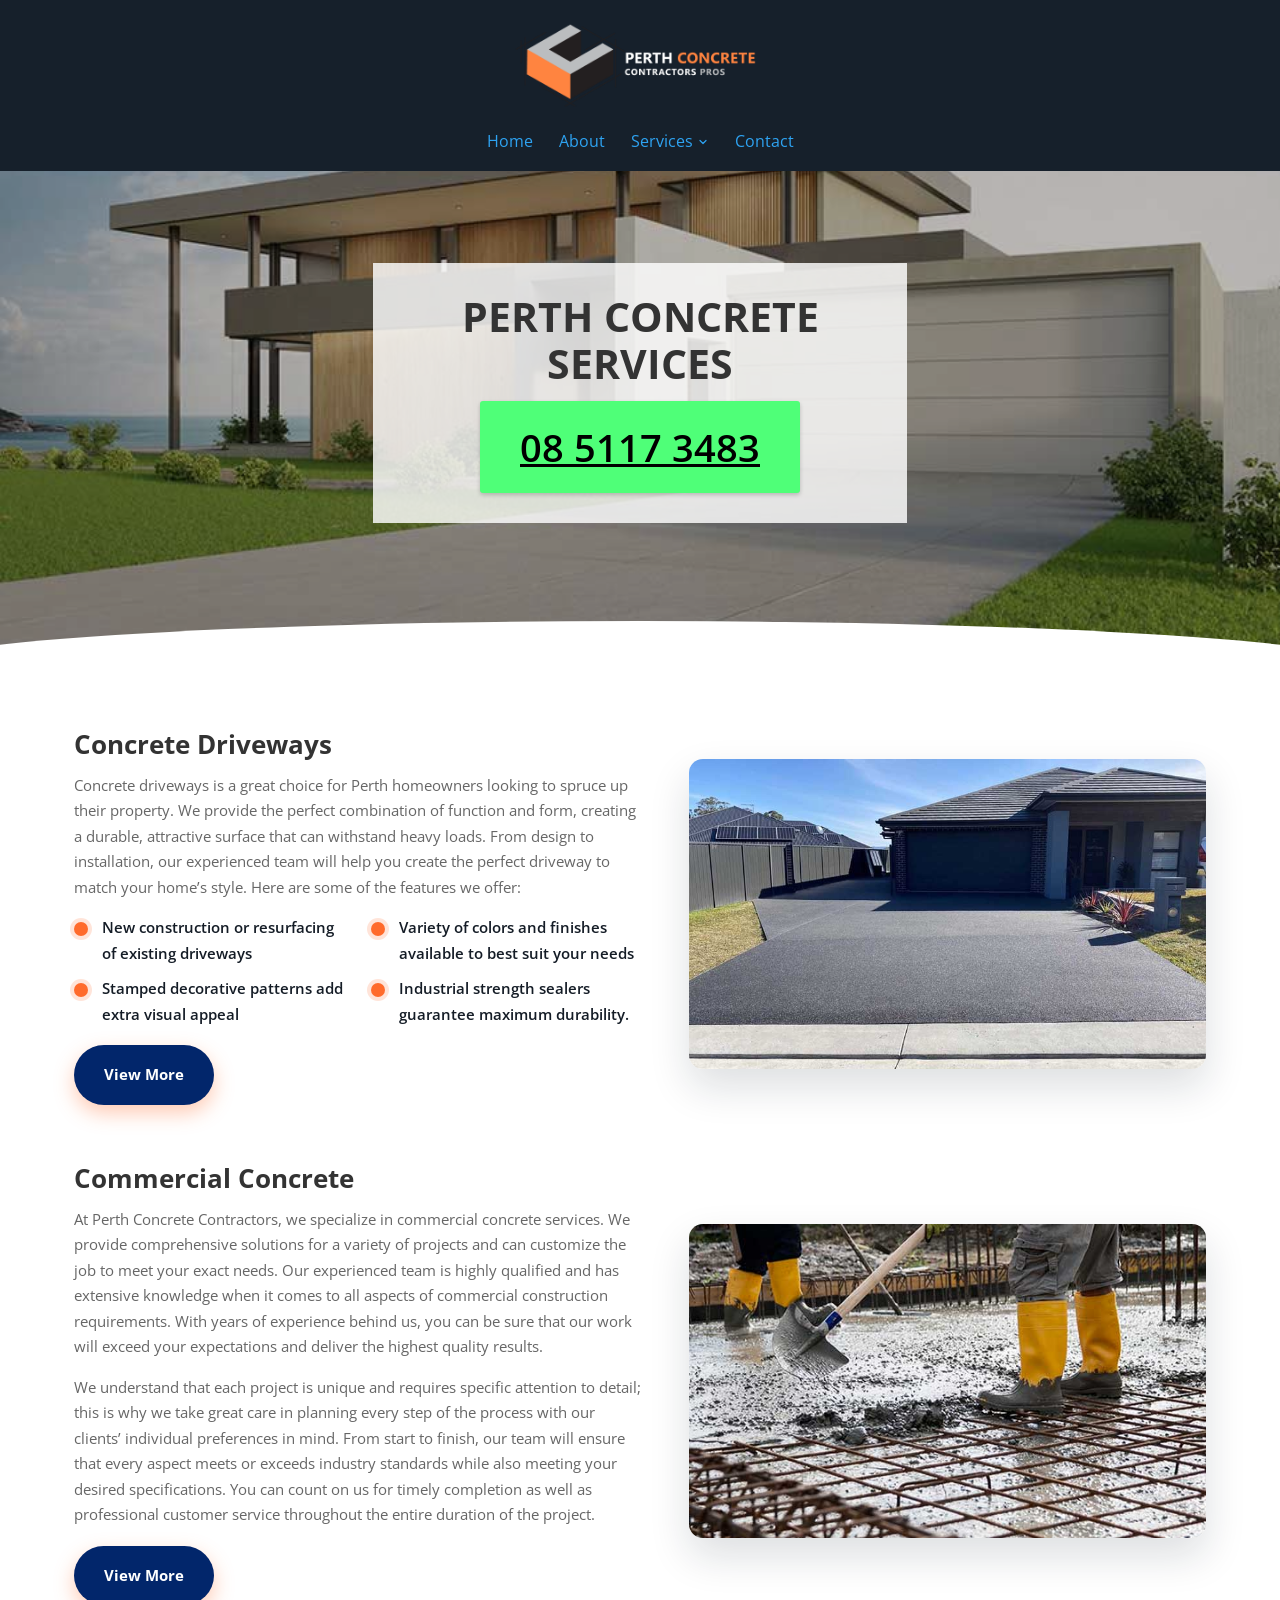
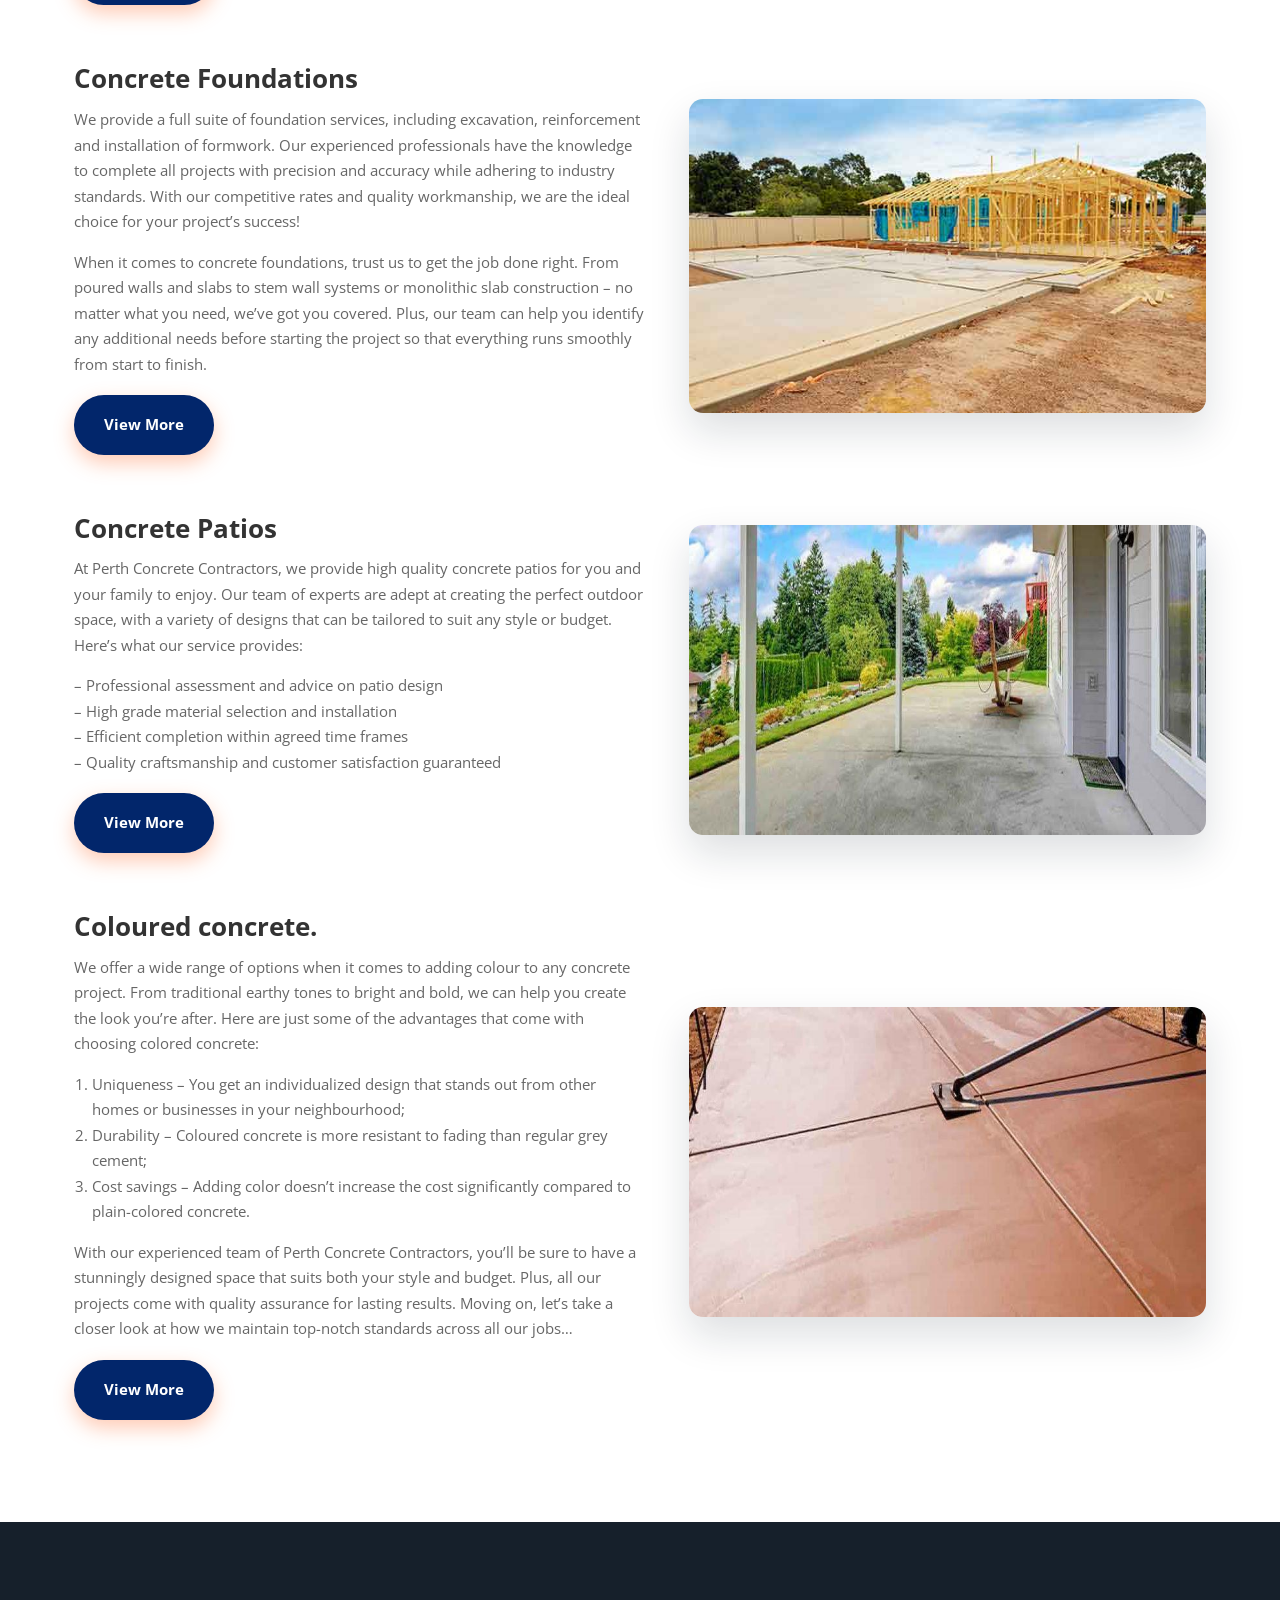
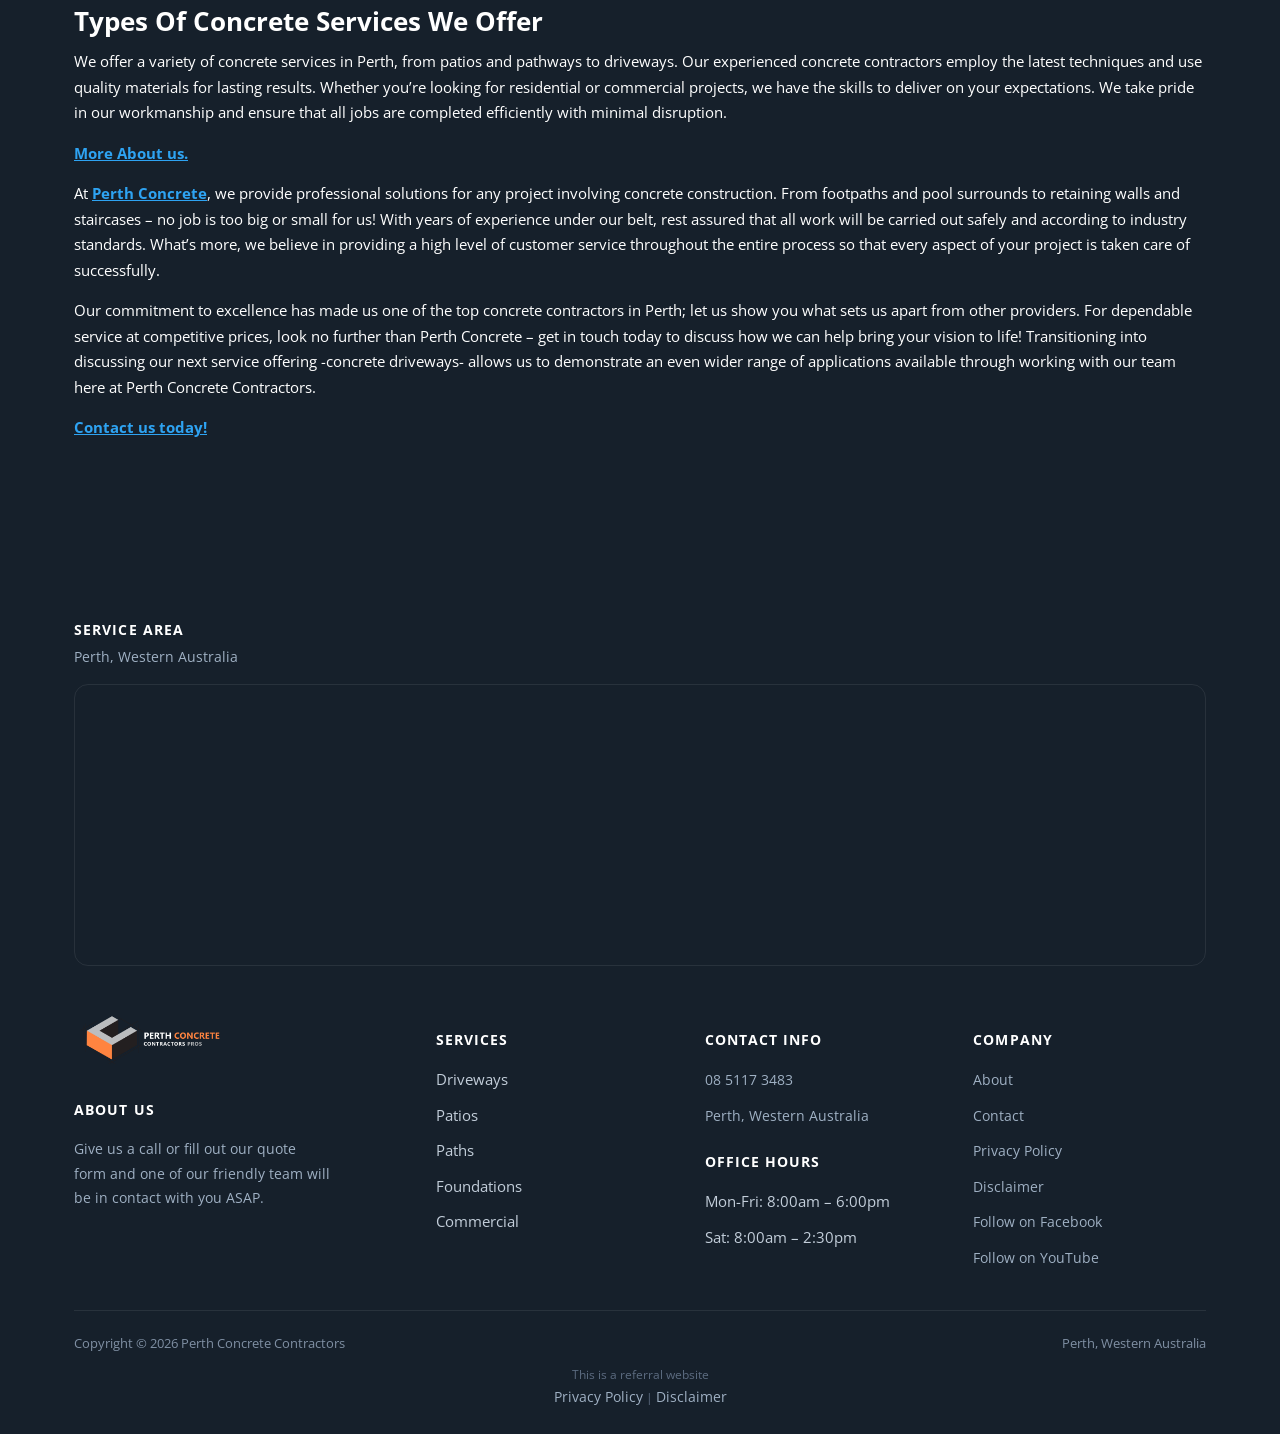
<file: services/index.html>
<!doctype html>
<html lang="en-AU">
<head>
<!-- Google tag (gtag.js) -->
<script async src="https://www.googletagmanager.com/gtag/js?id=G-BS13JQK4VR"></script>
<script>
  window.dataLayer = window.dataLayer || [];
  function gtag(){dataLayer.push(arguments);}
  gtag('js', new Date());
  gtag('config', 'G-BS13JQK4VR');
  gtag('config', 'AW-11095189985');
</script>
<meta charset="UTF-8">
<meta name="viewport" content="width=device-width, initial-scale=1.0">
<link rel="icon" href="/favicon-32.png" sizes="32x32" type="image/png">
<link rel="icon" href="/favicon-192.png" sizes="192x192" type="image/png">
<link rel="apple-touch-icon" href="/apple-touch-icon.png">
<title>Perth Concrete Services | Driveways | Paths | Patios &amp; More</title>
<meta name="description" content="Looking for Perth Concrete Services -We service the whole of Perth for concrete laying, designing, constructing. Driveways, Patios, Foundations">
<meta name="robots" content="follow, index, max-snippet:-1, max-video-preview:-1, max-image-preview:large">
<link rel="canonical" href="https://perthconcretecontractors.com.au/services/">
<meta property="og:locale" content="en_US">
<meta property="og:type" content="article">
<meta property="og:title" content="Perth Concrete Services | Driveways | Paths | Patios &amp; More">
<meta property="og:description" content="Looking for Perth Concrete Services -We service the whole of Perth for concrete laying, designing, constructing. Driveways, Patios, Foundations">
<meta property="og:url" content="https://perthconcretecontractors.com.au/services/">
<meta property="og:site_name" content="Perth Concrete Contractors | Driveways | Commercial">
<meta property="og:image" content="https://perthconcretecontractors.com.au/images/Perth-Concrete-Contractors-Logo-y-black.png">
<meta property="og:image:secure_url" content="https://perthconcretecontractors.com.au/images/Perth-Concrete-Contractors-Logo-y-black.png">
<meta property="og:image:width" content="1200">
<meta property="og:image:height" content="662">
<meta property="og:image:alt" content="Perth Concrete Contractors - Concreters in Perth">
<meta property="og:image:type" content="image/png">
<meta name="twitter:card" content="summary_large_image">
<meta name="twitter:title" content="Perth Concrete Services | Driveways | Paths | Patios &amp; More">
<meta name="twitter:description" content="Looking for Perth Concrete Services -We service the whole of Perth for concrete laying, designing, constructing. Driveways, Patios, Foundations">
<meta name="twitter:image" content="https://perthconcretecontractors.com.au/images/Perth-Concrete-Contractors-Logo-y-black.png">
<meta name="twitter:label1" content="Time to read">
<meta name="twitter:data1" content="9 minutes">
<script type="application/ld+json">{"@context": "https://schema.org", "@graph": [{"@type": "Place", "@id": "https://perthconcretecontractors.com.au/#place", "address": {"@type": "PostalAddress", "streetAddress": "Daviesia turn Success", "addressLocality": "Western Australia", "addressRegion": "Perth", "postalCode": "6164", "addressCountry": "Australia"}}, {"@type": ["LocalBusiness", "Organization"], "@id": "https://perthconcretecontractors.com.au/#organization", "name": "Perth Concrete Contractors | Driveways | Commercial", "url": "https://perthconcretecontractors.com.au", "email": "info@perthconcretecontractors.com.au", "address": {"@type": "PostalAddress", "streetAddress": "Daviesia turn Success", "addressLocality": "Western Australia", "addressRegion": "Perth", "postalCode": "6164", "addressCountry": "Australia"}, "logo": {"@type": "ImageObject", "@id": "https://perthconcretecontractors.com.au/#logo", "url": "https://perthconcretecontractors.com.au/images/Perth-Concrete-Contractors-Logo-Square-Blue.png", "contentUrl": "https://perthconcretecontractors.com.au/images/Perth-Concrete-Contractors-Logo-Square-Blue.png", "caption": "Perth Concrete Contractors | Driveways | Commercial", "inLanguage": "en-US", "width": "600", "height": "600"}, "openingHours": ["Monday,Tuesday,Wednesday,Thursday,Friday 08:00-18:00", "Saturday 08:00-14:30"], "location": {"@id": "https://perthconcretecontractors.com.au/#place"}, "image": {"@id": "https://perthconcretecontractors.com.au/#logo"}, "telephone": "+61-8-5117-3483"}, {"@type": "WebSite", "@id": "https://perthconcretecontractors.com.au/#website", "url": "https://perthconcretecontractors.com.au", "name": "Perth Concrete Contractors | Driveways | Commercial", "publisher": {"@id": "https://perthconcretecontractors.com.au/#organization"}, "inLanguage": "en-US"}, {"@type": "ImageObject", "@id": "https://perthconcretecontractors.com.au/images/Perth-Concrete-Contractors-Logo-y-black.png", "url": "https://perthconcretecontractors.com.au/images/Perth-Concrete-Contractors-Logo-y-black.png", "width": "1200", "height": "662", "caption": "Perth Concrete Contractors - Concreters in Perth", "inLanguage": "en-US"}, {"@type": "WebPage", "@id": "https://perthconcretecontractors.com.au/services/#webpage", "url": "https://perthconcretecontractors.com.au/services/", "name": "Perth Concrete Services | Driveways | Paths | Patios &amp; More", "datePublished": "2023-02-23T20:25:43+00:00", "dateModified": "2023-04-01T20:38:21+00:00", "isPartOf": {"@id": "https://perthconcretecontractors.com.au/#website"}, "primaryImageOfPage": {"@id": "https://perthconcretecontractors.com.au/images/Perth-Concrete-Contractors-Logo-y-black.png"}, "inLanguage": "en-US"}, {"@type": "Person", "@id": "https://perthconcretecontractors.com.au/author/samstoysnzgmail-com/", "name": "samstoysnz@gmail.com", "url": "https://perthconcretecontractors.com.au/author/samstoysnzgmail-com/", "image": {"@type": "ImageObject", "@id": "https://secure.gravatar.com/avatar/1a805ecce72dbea624f8210f16b617142cd50f277b3b90b3f68485606a558cd0?s=96&amp;d=mm&amp;r=g", "url": "https://secure.gravatar.com/avatar/1a805ecce72dbea624f8210f16b617142cd50f277b3b90b3f68485606a558cd0?s=96&amp;d=mm&amp;r=g", "caption": "samstoysnz@gmail.com", "inLanguage": "en-US"}, "sameAs": ["https://perthconcretecontractors.com.au"], "worksFor": {"@id": "https://perthconcretecontractors.com.au/#organization"}}, {"@type": "Article", "headline": "Perth Concrete Services | Driveways | Paths | Patios &amp; More", "description": "Looking for Perth Concrete Services -We service the whole of Perth for concrete laying, designing, constructing. Driveways, Patios, Foundations", "author": {"@id": "https://perthconcretecontractors.com.au/author/samstoysnzgmail-com/", "name": "samstoysnz@gmail.com"}, "name": "Perth Concrete Services | Driveways | Paths | Patios &amp; More", "@id": "https://perthconcretecontractors.com.au/services/#schema-607", "isPartOf": {"@id": "https://perthconcretecontractors.com.au/services/#webpage"}, "publisher": {"@id": "https://perthconcretecontractors.com.au/#organization"}, "image": {"@id": "https://perthconcretecontractors.com.au/images/Perth-Concrete-Contractors-Logo-y-black.png"}, "inLanguage": "en-US", "mainEntityOfPage": {"@id": "https://perthconcretecontractors.com.au/services/#webpage"}}, {"@type": "Service", "name": "Perth Concrete Services | Driveways | Paths | Patios &amp; More", "description": "Looking for Perth Concrete Services -We service the whole of Perth for concrete laying, designing, constructing. Driveways, Patios, Foundations", "serviceType": "Concrete Driveways, Concrete Patios, Commercial Concrete, Concrete Foundations, Coloured Concrete, Exposed Aggregate", "offers": {"@type": "Offer", "availability": "InStock"}, "image": {"@id": "https://perthconcretecontractors.com.au/images/Perth-Concrete-Contractors-Logo-y-black.png"}, "@id": "https://perthconcretecontractors.com.au/services/#schema-609"}]}</script>
<script type="application/ld+json">{"@context": "https://schema.org", "@type": "BreadcrumbList", "itemListElement": [{"@type": "ListItem", "position": 1, "name": "Home", "item": "https://perthconcretecontractors.com.au/"}, {"@type": "ListItem", "position": 2, "name": "Services", "item": "https://perthconcretecontractors.com.au/services/"}]}</script>
<link rel="preconnect" href="https://fonts.googleapis.com">
<link rel="preconnect" href="https://fonts.gstatic.com" crossorigin>
<link rel="preload" as="style" href="https://fonts.googleapis.com/css2?family=Open+Sans:wght@400;600;700;800&display=swap" onload="this.onload=null;this.rel='stylesheet'">
<noscript><link rel="stylesheet" href="https://fonts.googleapis.com/css2?family=Open+Sans:wght@400;600;700;800&display=swap"></noscript>
<link rel="stylesheet" href="/css/style.css">
<style id="mnfix">.mobile-menu.open{max-height:calc(100vh - 150px);max-height:calc(100dvh - 150px);overflow-y:auto;-webkit-overflow-scrolling:touch;overscroll-behavior:contain}.mobile-menu.msub-ready .mobile-submenu{display:none}.mobile-menu.msub-ready .mobile-submenu.open{display:flex}.mobile-menu a.msub-parent{display:flex;justify-content:space-between;align-items:center}.mobile-menu a.msub-parent::after{content:"";width:8px;height:8px;border-right:2px solid currentColor;border-bottom:2px solid currentColor;transform:rotate(45deg);margin-right:6px;transition:transform .2s}.mobile-menu a.msub-parent[aria-expanded=true]::after{transform:rotate(-135deg)}</style></head>
<body class="">
<header class="classic">
  <div class="c-head wrap">
    <a href="/" class="brand"><img src="/images/Perth-Concrete-Contractors-Logo-clear.png" alt="Perth Concrete Contractors" width="1200" height="428"></a>
    <nav class="links"><a href="/">Home</a><a href="/about/">About</a><div class="nav-item"><a href="/services/">Services <svg viewBox="0 0 24 24" fill="none" stroke-width="2.4" stroke-linecap="round" stroke-linejoin="round"><path d="m6 9 6 6 6-6"/></svg></a><div class="nav-dropdown"><a href="/driveways/">Driveways</a><a href="/commercial/">Commercial</a><a href="/coloured-concrete/">Coloured Concrete</a><a href="/exposed-aggregate/">Exposed Aggregate</a><a href="/foundations/">Foundations</a><a href="/patios/">Patios</a></div></div><a href="/contact/">Contact</a></nav>
    <button type="button" class="hamburger-btn" id="hamburgerBtn" aria-label="Open menu" aria-expanded="false"><svg viewBox="0 0 24 24" fill="none" stroke="#fff" stroke-width="2.4" stroke-linecap="round" stroke-linejoin="round"><path d="M4 7h16M4 12h16M4 17h16"/></svg></button>
  </div>
  <div class="mobile-menu" id="mobileMenu"><a href="/">Home</a><a href="/about/">About</a><a href="/services/">Services</a><div class="mobile-submenu"><a href="/driveways/">Driveways</a><a href="/commercial/">Commercial</a><a href="/coloured-concrete/">Coloured Concrete</a><a href="/exposed-aggregate/">Exposed Aggregate</a><a href="/foundations/">Foundations</a><a href="/patios/">Patios</a></div><a href="/contact/">Contact</a><a href="tel:0851173483" class="mobile-menu-phone">Call 08 5117 3483</a></div>
</header>
<main>
<section class="hero-c" id="top"><div class="hero-c-box"><div class="row"><div class="text"><h1>PERTH CONCRETE SERVICES</h1></div><p class="btn-wrap"><a class="btn btn-primary" href="tel:+61851173483">08 5117 3483</a></p></div></div></section>
<section class=""><div class="wrap"><div class="row cols cols-2"><div class="col"><div class="text"><h2>Concrete Driveways</h2>
<p>Concrete driveways is a great choice for Perth homeowners looking to spruce up their property. We provide the perfect combination of function and form, creating a durable, attractive surface that can withstand heavy loads. From design to installation, our experienced team will help you create the perfect driveway to match your home’s style. Here are some of the features we offer:</p>
<ul>
<li>New construction or resurfacing of existing driveways</li>
<li>Variety of colors and finishes available to best suit your needs</li>
<li>Stamped decorative patterns add extra visual appeal</li>
<li>Industrial strength sealers guarantee maximum durability.</li>
</ul></div><p class="btn-wrap"><a class="btn btn-primary" href="/driveways/">View More</a></p></div><div class="col"><div class="figure"><img src="/images/perth-concrete-driveways.jpg" alt="concrete driveways perth" width="800" height="480" loading="lazy" decoding="async"></div></div></div><div class="row cols cols-2"><div class="col"><div class="text"><h2>Commercial Concrete</h2>
<p>At Perth Concrete Contractors, we specialize in commercial concrete services. We provide comprehensive solutions for a variety of projects and can customize the job to meet your exact needs. Our experienced team is highly qualified and has extensive knowledge when it comes to all aspects of commercial construction requirements. With years of experience behind us, you can be sure that our work will exceed your expectations and deliver the highest quality results.</p>
<p>We understand that each project is unique and requires specific attention to detail; this is why we take great care in planning every step of the process with our clients’ individual preferences in mind. From start to finish, our team will ensure that every aspect meets or exceeds industry standards while also meeting your desired specifications. You can count on us for timely completion as well as professional customer service throughout the entire duration of the project.</p></div><p class="btn-wrap"><a class="btn btn-primary" href="/commercial/">View More</a></p></div><div class="col"><div class="figure"><img src="/images/Perth-Concrete-Contractors-11.jpg" alt="commercial concrete perth" width="582" height="354" loading="lazy" decoding="async"></div></div></div><div class="row cols cols-2"><div class="col"><div class="text"><h2>Concrete Foundations</h2>
<p>We provide a full suite of foundation services, including excavation, reinforcement and installation of formwork. Our experienced professionals have the knowledge to complete all projects with precision and accuracy while adhering to industry standards. With our competitive rates and quality workmanship, we are the ideal choice for your project’s success!</p>
<p>When it comes to concrete foundations, trust us to get the job done right. From poured walls and slabs to stem wall systems or monolithic slab construction – no matter what you need, we’ve got you covered. Plus, our team can help you identify any additional needs before starting the project so that everything runs smoothly from start to finish.</p></div><p class="btn-wrap"><a class="btn btn-primary" href="/foundations/">View More</a></p></div><div class="col"><div class="figure"><img src="/images/Perth-Concrete-Contractors-22.jpg" alt="Concrete Foundations" width="582" height="354" loading="lazy" decoding="async"></div></div></div><div class="row cols cols-2"><div class="col"><div class="text"><h2>Concrete Patios</h2>
<p>At Perth Concrete Contractors, we provide high quality concrete patios for you and your family to enjoy. Our team of experts are adept at creating the perfect outdoor space, with a variety of designs that can be tailored to suit any style or budget. Here’s what our service provides:</p>
<p>– Professional assessment and advice on patio design<br>– High grade material selection and installation<br>– Efficient completion within agreed time frames<br>– Quality craftsmanship and customer satisfaction guaranteed</p></div><p class="btn-wrap"><a class="btn btn-primary" href="/patios/">View More</a></p></div><div class="col"><div class="figure"><img src="/images/Perth-Concrete-Contractors-24.jpg" alt="concrete patios perth" width="800" height="480" loading="lazy" decoding="async"></div></div></div><div class="row cols cols-2"><div class="col"><div class="text"><h2>Coloured concrete.</h2>
<p>We offer a wide range of options when it comes to adding colour to any concrete project. From traditional earthy tones to bright and bold, we can help you create the look you’re after. Here are just some of the advantages that come with choosing colored concrete:</p>
<ol>
<li>Uniqueness – You get an individualized design that stands out from other homes or businesses in your neighbourhood;</li>
<li>Durability – Coloured concrete is more resistant to fading than regular grey cement;</li>
<li>Cost savings – Adding color doesn’t increase the cost significantly compared to plain-colored concrete.</li>
</ol>
<p>With our experienced team of Perth Concrete Contractors, you’ll be sure to have a stunningly designed space that suits both your style and budget. Plus, all our projects come with quality assurance for lasting results. Moving on, let’s take a closer look at how we maintain top-notch standards across all our jobs…</p></div><p class="btn-wrap"><a class="btn btn-primary" href="/coloured-concrete/">View More</a></p></div><div class="col"><div class="figure"><img src="/images/Perth-Concrete-Contractors-21.jpg" alt="Coloured Concrete Service Perth" width="800" height="480" loading="lazy" decoding="async"></div></div></div></div></section>
<section class="sec-dark"><div class="wrap"><div class="row"><div class="text"><h2>Types Of Concrete Services We Offer</h2>
<p>We offer a variety of concrete services in Perth, from patios and pathways to driveways. Our experienced concrete contractors employ the latest techniques and use quality materials for lasting results. Whether you’re looking for residential or commercial projects, we have the skills to deliver on your expectations. We take pride in our workmanship and ensure that all jobs are completed efficiently with minimal disruption.</p>
<p><a href="/about/">More About us.</a></p>
<p>At <a href="/">Perth Concrete</a>, we provide professional solutions for any project involving concrete construction. From footpaths and pool surrounds to retaining walls and staircases – no job is too big or small for us! With years of experience under our belt, rest assured that all work will be carried out safely and according to industry standards. What’s more, we believe in providing a high level of customer service throughout the entire process so that every aspect of your project is taken care of successfully.</p>
<p>Our commitment to excellence has made us one of the top concrete contractors in Perth; let us show you what sets us apart from other providers. For dependable service at competitive prices, look no further than Perth Concrete – get in touch today to discuss how we can help bring your vision to life! Transitioning into discussing our next service offering -concrete driveways- allows us to demonstrate an even wider range of applications available through working with our team here at Perth Concrete Contractors.</p>
<p><a href="/contact/">Contact us today!</a></p></div></div></div></section>
</main>
<footer>
  <div class="wrap">
    <div class="footer-map-head"><h4>Service Area</h4><p>Perth, Western Australia</p></div><div class="footer-map"><iframe src="https://www.google.com/maps/embed?pb=!1m14!1m8!1m3!1d865812.120275873!2d115.96153600000001!3d-32.040064!3m2!1i1024!2i768!4f13.1!3m3!1m2!1s0xa9e633cbb9cd3c1d%3A0x9f01a33f4bfb2148!2sPerth%20Concrete%20Contractors!5e0!3m2!1sen!2sau!4v1680378645197!5m2!1sen!2sau" width="600" height="280" style="border:0" allowfullscreen loading="lazy" referrerpolicy="no-referrer-when-downgrade" title="Perth Concrete Contractors service area map"></iframe></div>
    <div class="footer-grid "><div class="footer-brand"><a href="/" class="brand"><img src="/images/Perth-Concrete-Contractors-Logo-clear.png" alt="Perth Concrete Contractors" width="1200" height="428" loading="lazy"></a><h4>About us</h4><p>Give us a call or fill out our quote form and one of our friendly team will be in contact with you ASAP.</p></div><div><h4>Services</h4><ul><li>Driveways</li><li>Patios</li><li>Paths</li><li>Foundations</li><li>Commercial</li></ul></div><div><h4>Contact Info</h4><ul><li><a href="tel:0851173483">08 5117 3483</a></li><li><a href="https://goo.gl/maps/rHezCq25R7YQ8wE47" target="_blank" rel="noopener">Perth, Western Australia</a></li></ul><h4 style="margin-top:22px;">Office Hours</h4><ul><li>Mon-Fri: 8:00am &ndash; 6:00pm</li><li>Sat: 8:00am &ndash; 2:30pm</li></ul></div><div><h4>Company</h4><ul><li><a href="/about/">About</a></li><li><a href="/contact/">Contact</a></li><li><a href="/privacy-policy/">Privacy Policy</a></li><li><a href="/disclaimer/">Disclaimer</a></li><li><a href="https://www.facebook.com/profile.php?id=100091002864021" target="_blank" rel="noopener">Follow on Facebook</a></li><li><a href="https://www.youtube.com/channel/UCpMxHk8IWMjscxCyCtUEy-g" target="_blank" rel="noopener">Follow on YouTube</a></li></ul></div></div>
    <div class="footer-bottom"><span>Copyright &copy; 2026 Perth Concrete Contractors</span><span>Perth, Western Australia</span></div>
    <div class="footer-disclosure">This is a referral website<br><a href="/privacy-policy/">Privacy Policy</a> | <a href="/disclaimer/">Disclaimer</a></div>
  </div>
</footer>
<script>
(function(){var b=document.getElementById('hamburgerBtn'),m=document.getElementById('mobileMenu');if(!b||!m)return;b.addEventListener('click',function(){var o=m.classList.toggle('open');b.setAttribute('aria-expanded',o?'true':'false');});})();
</script>
<script src="https://link.msgsndr.com/js/form_embed.js" defer></script>
<script id="mnfixjs">(function(){var m=document.getElementById("mobileMenu");if(!m)return;m.querySelectorAll(".mobile-submenu").forEach(function(s){var p=s.previousElementSibling;if(!p||p.tagName!=="A")return;var a=document.createElement("a");a.href=p.getAttribute("href");a.textContent="All "+p.textContent.trim();s.insertBefore(a,s.firstChild);m.classList.add("msub-ready");p.classList.add("msub-parent");p.setAttribute("aria-expanded","false");p.addEventListener("click",function(e){e.preventDefault();var o=s.classList.toggle("open");p.setAttribute("aria-expanded",o?"true":"false")})});var b=document.getElementById("hamburgerBtn");document.addEventListener("pointerdown",function(e){if(!m.classList.contains("open")||m.contains(e.target)||(b&&b.contains(e.target)))return;m.classList.remove("open");if(b)b.setAttribute("aria-expanded","false")})})();</script></body>
</html>
</file>
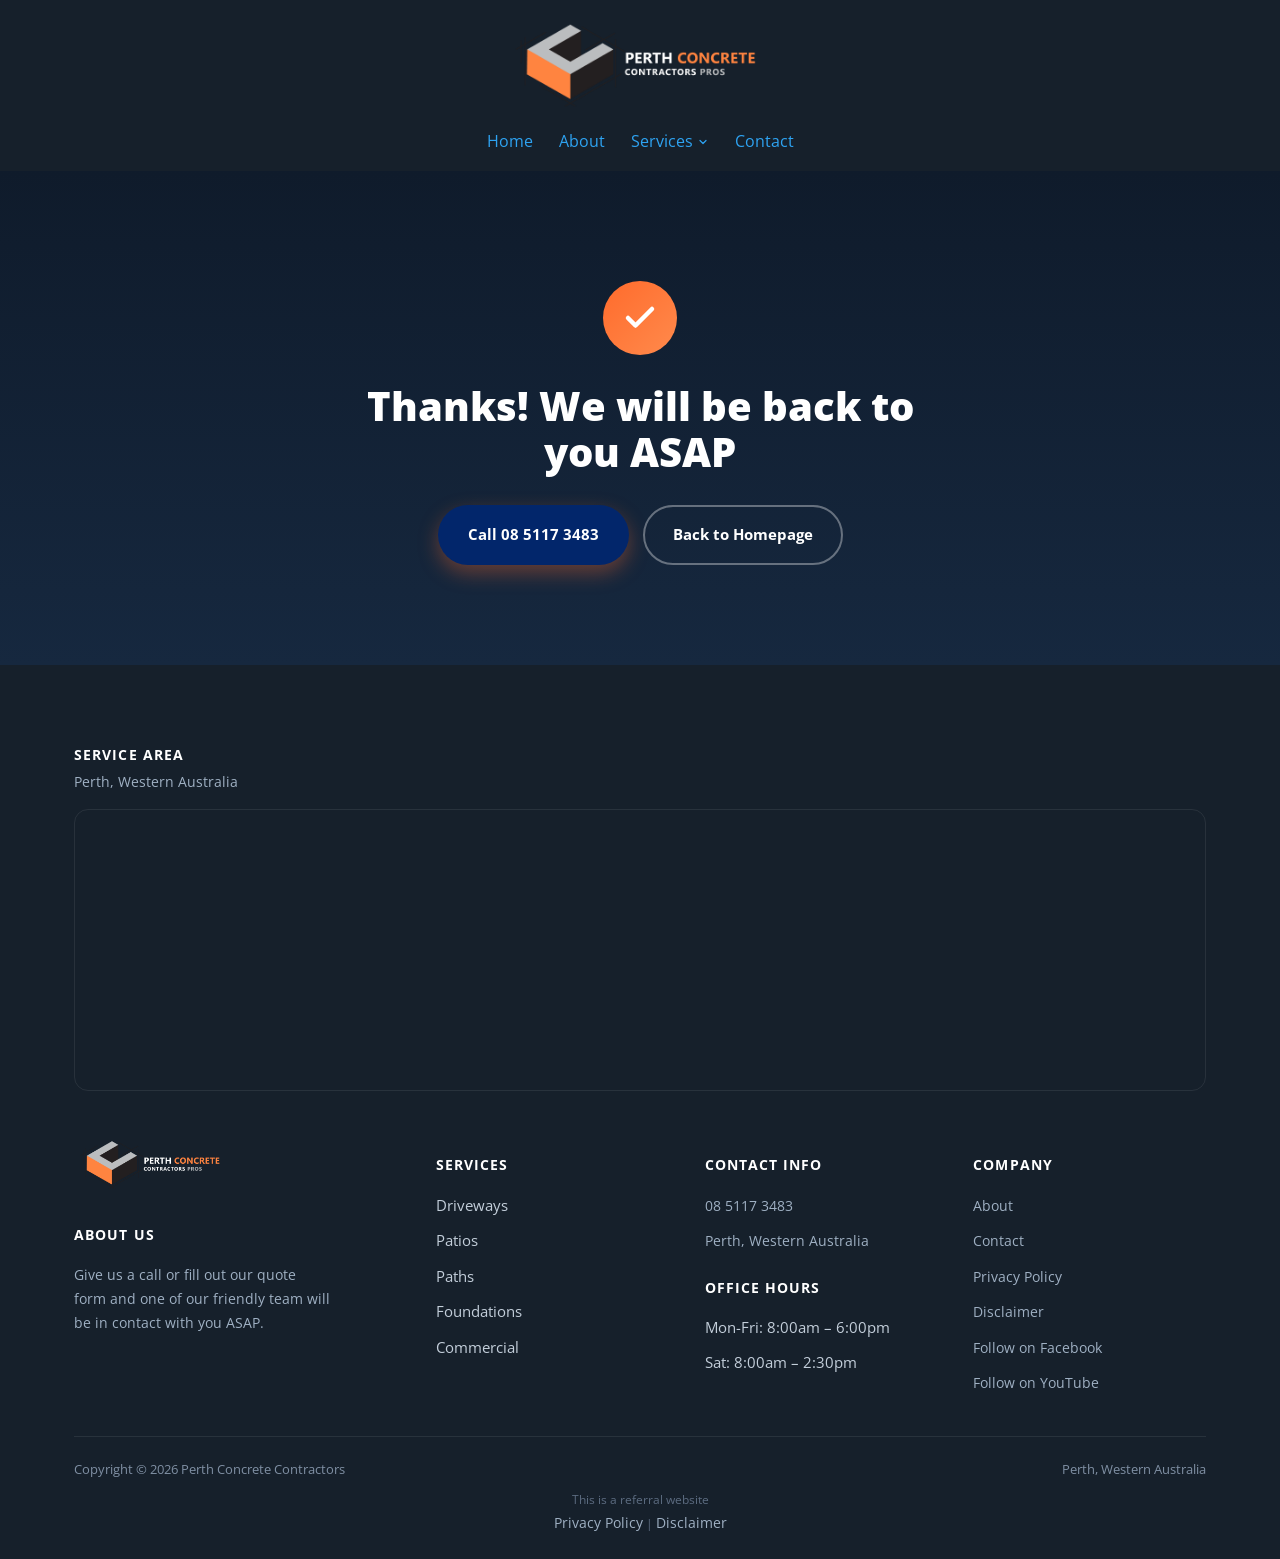
<file: thanks/index.html>
<!doctype html>
<html lang="en-AU">
<head>
<!-- Google tag (gtag.js) -->
<script async src="https://www.googletagmanager.com/gtag/js?id=G-BS13JQK4VR"></script>
<script>
  window.dataLayer = window.dataLayer || [];
  function gtag(){dataLayer.push(arguments);}
  gtag('js', new Date());
  gtag('config', 'G-BS13JQK4VR');
  gtag('config', 'AW-11095189985');
</script>
<meta charset="UTF-8">
<meta name="viewport" content="width=device-width, initial-scale=1.0">
<link rel="icon" href="/favicon-32.png" sizes="32x32" type="image/png">
<link rel="icon" href="/favicon-192.png" sizes="192x192" type="image/png">
<link rel="apple-touch-icon" href="/apple-touch-icon.png">
<title>Thanks - Perth Concrete Contractors | Driveways | Commercial</title>
<meta name="description" content="gtag(&#x27;event&#x27;, &#x27;conversion&#x27;, {&#x27;send_to&#x27;: &#x27;AW-11095189985/DPYkCOiwvpsYEOHTzKop&#x27;});">
<meta name="robots" content="follow, index, max-snippet:-1, max-video-preview:-1, max-image-preview:large">
<link rel="canonical" href="https://perthconcretecontractors.com.au/thanks/">
<meta property="og:locale" content="en_US">
<meta property="og:type" content="article">
<meta property="og:title" content="Thanks - Perth Concrete Contractors | Driveways | Commercial">
<meta property="og:description" content="gtag(&#x27;event&#x27;, &#x27;conversion&#x27;, {&#x27;send_to&#x27;: &#x27;AW-11095189985/DPYkCOiwvpsYEOHTzKop&#x27;});">
<meta property="og:url" content="https://perthconcretecontractors.com.au/thanks/">
<meta property="og:site_name" content="Perth Concrete Contractors | Driveways | Commercial">
<meta property="og:image" content="https://perthconcretecontractors.com.au/images/Perth-Concrete-Contractors-Logo-y-black.png">
<meta property="og:image:secure_url" content="https://perthconcretecontractors.com.au/images/Perth-Concrete-Contractors-Logo-y-black.png">
<meta property="og:image:width" content="1200">
<meta property="og:image:height" content="662">
<meta property="og:image:alt" content="Perth Concrete Contractors - Concreters in Perth">
<meta property="og:image:type" content="image/png">
<meta name="twitter:card" content="summary_large_image">
<meta name="twitter:title" content="Thanks - Perth Concrete Contractors | Driveways | Commercial">
<meta name="twitter:description" content="gtag(&#x27;event&#x27;, &#x27;conversion&#x27;, {&#x27;send_to&#x27;: &#x27;AW-11095189985/DPYkCOiwvpsYEOHTzKop&#x27;});">
<meta name="twitter:image" content="https://perthconcretecontractors.com.au/images/Perth-Concrete-Contractors-Logo-y-black.png">
<meta name="twitter:label1" content="Time to read">
<meta name="twitter:data1" content="Less than a minute">
<script type="application/ld+json">{"@context": "https://schema.org", "@graph": [{"@type": "Place", "@id": "https://perthconcretecontractors.com.au/#place", "address": {"@type": "PostalAddress", "streetAddress": "Daviesia turn Success", "addressLocality": "Western Australia", "addressRegion": "Perth", "postalCode": "6164", "addressCountry": "Australia"}}, {"@type": ["LocalBusiness", "Organization"], "@id": "https://perthconcretecontractors.com.au/#organization", "name": "Perth Concrete Contractors | Driveways | Commercial", "url": "https://perthconcretecontractors.com.au", "email": "info@perthconcretecontractors.com.au", "address": {"@type": "PostalAddress", "streetAddress": "Daviesia turn Success", "addressLocality": "Western Australia", "addressRegion": "Perth", "postalCode": "6164", "addressCountry": "Australia"}, "logo": {"@type": "ImageObject", "@id": "https://perthconcretecontractors.com.au/#logo", "url": "https://perthconcretecontractors.com.au/images/Perth-Concrete-Contractors-Logo-Square-Blue.png", "contentUrl": "https://perthconcretecontractors.com.au/images/Perth-Concrete-Contractors-Logo-Square-Blue.png", "caption": "Perth Concrete Contractors | Driveways | Commercial", "inLanguage": "en-US", "width": "600", "height": "600"}, "openingHours": ["Monday,Tuesday,Wednesday,Thursday,Friday 08:00-18:00", "Saturday 08:00-14:30"], "location": {"@id": "https://perthconcretecontractors.com.au/#place"}, "image": {"@id": "https://perthconcretecontractors.com.au/#logo"}, "telephone": "+61-8-5117-3483"}, {"@type": "WebSite", "@id": "https://perthconcretecontractors.com.au/#website", "url": "https://perthconcretecontractors.com.au", "name": "Perth Concrete Contractors | Driveways | Commercial", "publisher": {"@id": "https://perthconcretecontractors.com.au/#organization"}, "inLanguage": "en-US"}, {"@type": "ImageObject", "@id": "https://perthconcretecontractors.com.au/images/Perth-Concrete-Contractors-Logo-y-black.png", "url": "https://perthconcretecontractors.com.au/images/Perth-Concrete-Contractors-Logo-y-black.png", "width": "1200", "height": "662", "caption": "Perth Concrete Contractors - Concreters in Perth", "inLanguage": "en-US"}, {"@type": "WebPage", "@id": "https://perthconcretecontractors.com.au/thanks/#webpage", "url": "https://perthconcretecontractors.com.au/thanks/", "name": "Thanks - Perth Concrete Contractors | Driveways | Commercial", "datePublished": "2023-05-01T19:45:24+00:00", "dateModified": "2023-05-01T19:45:29+00:00", "isPartOf": {"@id": "https://perthconcretecontractors.com.au/#website"}, "primaryImageOfPage": {"@id": "https://perthconcretecontractors.com.au/images/Perth-Concrete-Contractors-Logo-y-black.png"}, "inLanguage": "en-US"}, {"@type": "Person", "@id": "https://perthconcretecontractors.com.au/author/samstoysnzgmail-com/", "name": "samstoysnz@gmail.com", "url": "https://perthconcretecontractors.com.au/author/samstoysnzgmail-com/", "image": {"@type": "ImageObject", "@id": "https://secure.gravatar.com/avatar/1a805ecce72dbea624f8210f16b617142cd50f277b3b90b3f68485606a558cd0?s=96&amp;d=mm&amp;r=g", "url": "https://secure.gravatar.com/avatar/1a805ecce72dbea624f8210f16b617142cd50f277b3b90b3f68485606a558cd0?s=96&amp;d=mm&amp;r=g", "caption": "samstoysnz@gmail.com", "inLanguage": "en-US"}, "sameAs": ["https://perthconcretecontractors.com.au"], "worksFor": {"@id": "https://perthconcretecontractors.com.au/#organization"}}, {"@type": "Article", "headline": "Thanks - Perth Concrete Contractors | Driveways | Commercial", "datePublished": "2023-05-01T19:45:24+00:00", "dateModified": "2023-05-01T19:45:29+00:00", "author": {"@id": "https://perthconcretecontractors.com.au/author/samstoysnzgmail-com/", "name": "samstoysnz@gmail.com"}, "publisher": {"@id": "https://perthconcretecontractors.com.au/#organization"}, "description": "gtag(&#039;event&#039;, &#039;conversion&#039;, {&#039;send_to&#039;: &#039;AW-11095189985/DPYkCOiwvpsYEOHTzKop&#039;});", "name": "Thanks - Perth Concrete Contractors | Driveways | Commercial", "@id": "https://perthconcretecontractors.com.au/thanks/#richSnippet", "isPartOf": {"@id": "https://perthconcretecontractors.com.au/thanks/#webpage"}, "image": {"@id": "https://perthconcretecontractors.com.au/images/Perth-Concrete-Contractors-Logo-y-black.png"}, "inLanguage": "en-US", "mainEntityOfPage": {"@id": "https://perthconcretecontractors.com.au/thanks/#webpage"}}]}</script>
<script type="application/ld+json">{"@context": "https://schema.org", "@type": "BreadcrumbList", "itemListElement": [{"@type": "ListItem", "position": 1, "name": "Home", "item": "https://perthconcretecontractors.com.au/"}, {"@type": "ListItem", "position": 2, "name": "Thanks", "item": "https://perthconcretecontractors.com.au/thanks/"}]}</script>
<link rel="preconnect" href="https://fonts.googleapis.com">
<link rel="preconnect" href="https://fonts.gstatic.com" crossorigin>
<link rel="preload" as="style" href="https://fonts.googleapis.com/css2?family=Open+Sans:wght@400;600;700;800&display=swap" onload="this.onload=null;this.rel='stylesheet'">
<noscript><link rel="stylesheet" href="https://fonts.googleapis.com/css2?family=Open+Sans:wght@400;600;700;800&display=swap"></noscript>
<link rel="stylesheet" href="/css/style.css">
<style id="mnfix">.mobile-menu.open{max-height:calc(100vh - 150px);max-height:calc(100dvh - 150px);overflow-y:auto;-webkit-overflow-scrolling:touch;overscroll-behavior:contain}.mobile-menu.msub-ready .mobile-submenu{display:none}.mobile-menu.msub-ready .mobile-submenu.open{display:flex}.mobile-menu a.msub-parent{display:flex;justify-content:space-between;align-items:center}.mobile-menu a.msub-parent::after{content:"";width:8px;height:8px;border-right:2px solid currentColor;border-bottom:2px solid currentColor;transform:rotate(45deg);margin-right:6px;transition:transform .2s}.mobile-menu a.msub-parent[aria-expanded=true]::after{transform:rotate(-135deg)}</style></head>
<body class="">
<header class="classic">
  <div class="c-head wrap">
    <a href="/" class="brand"><img src="/images/Perth-Concrete-Contractors-Logo-clear.png" alt="Perth Concrete Contractors" width="1200" height="428"></a>
    <nav class="links"><a href="/">Home</a><a href="/about/">About</a><div class="nav-item"><a href="/services/">Services <svg viewBox="0 0 24 24" fill="none" stroke-width="2.4" stroke-linecap="round" stroke-linejoin="round"><path d="m6 9 6 6 6-6"/></svg></a><div class="nav-dropdown"><a href="/driveways/">Driveways</a><a href="/commercial/">Commercial</a><a href="/coloured-concrete/">Coloured Concrete</a><a href="/exposed-aggregate/">Exposed Aggregate</a><a href="/foundations/">Foundations</a><a href="/patios/">Patios</a></div></div><a href="/contact/">Contact</a></nav>
    <button type="button" class="hamburger-btn" id="hamburgerBtn" aria-label="Open menu" aria-expanded="false"><svg viewBox="0 0 24 24" fill="none" stroke="#fff" stroke-width="2.4" stroke-linecap="round" stroke-linejoin="round"><path d="M4 7h16M4 12h16M4 17h16"/></svg></button>
  </div>
  <div class="mobile-menu" id="mobileMenu"><a href="/">Home</a><a href="/about/">About</a><a href="/services/">Services</a><div class="mobile-submenu"><a href="/driveways/">Driveways</a><a href="/commercial/">Commercial</a><a href="/coloured-concrete/">Coloured Concrete</a><a href="/exposed-aggregate/">Exposed Aggregate</a><a href="/foundations/">Foundations</a><a href="/patios/">Patios</a></div><a href="/contact/">Contact</a><a href="tel:0851173483" class="mobile-menu-phone">Call 08 5117 3483</a></div>
</header>
<main><section class="thanks-hero"><div class="thanks-inner"><div class="thanks-check"><svg viewBox="0 0 24 24" fill="none" stroke-width="3" stroke-linecap="round" stroke-linejoin="round"><path d="M20 6 9 17l-5-5"/></svg></div><h1>Thanks! We will be back to you ASAP</h1><div class="thanks-actions"><a href="tel:0851173483" class="btn btn-primary">Call 08 5117 3483</a><a href="/" class="btn btn-outline">Back to Homepage</a></div></div></section></main>
<footer>
  <div class="wrap">
    <div class="footer-map-head"><h4>Service Area</h4><p>Perth, Western Australia</p></div><div class="footer-map"><iframe src="https://www.google.com/maps/embed?pb=!1m14!1m8!1m3!1d865812.120275873!2d115.96153600000001!3d-32.040064!3m2!1i1024!2i768!4f13.1!3m3!1m2!1s0xa9e633cbb9cd3c1d%3A0x9f01a33f4bfb2148!2sPerth%20Concrete%20Contractors!5e0!3m2!1sen!2sau!4v1680378645197!5m2!1sen!2sau" width="600" height="280" style="border:0" allowfullscreen loading="lazy" referrerpolicy="no-referrer-when-downgrade" title="Perth Concrete Contractors service area map"></iframe></div>
    <div class="footer-grid "><div class="footer-brand"><a href="/" class="brand"><img src="/images/Perth-Concrete-Contractors-Logo-clear.png" alt="Perth Concrete Contractors" width="1200" height="428" loading="lazy"></a><h4>About us</h4><p>Give us a call or fill out our quote form and one of our friendly team will be in contact with you ASAP.</p></div><div><h4>Services</h4><ul><li>Driveways</li><li>Patios</li><li>Paths</li><li>Foundations</li><li>Commercial</li></ul></div><div><h4>Contact Info</h4><ul><li><a href="tel:0851173483">08 5117 3483</a></li><li><a href="https://goo.gl/maps/rHezCq25R7YQ8wE47" target="_blank" rel="noopener">Perth, Western Australia</a></li></ul><h4 style="margin-top:22px;">Office Hours</h4><ul><li>Mon-Fri: 8:00am &ndash; 6:00pm</li><li>Sat: 8:00am &ndash; 2:30pm</li></ul></div><div><h4>Company</h4><ul><li><a href="/about/">About</a></li><li><a href="/contact/">Contact</a></li><li><a href="/privacy-policy/">Privacy Policy</a></li><li><a href="/disclaimer/">Disclaimer</a></li><li><a href="https://www.facebook.com/profile.php?id=100091002864021" target="_blank" rel="noopener">Follow on Facebook</a></li><li><a href="https://www.youtube.com/channel/UCpMxHk8IWMjscxCyCtUEy-g" target="_blank" rel="noopener">Follow on YouTube</a></li></ul></div></div>
    <div class="footer-bottom"><span>Copyright &copy; 2026 Perth Concrete Contractors</span><span>Perth, Western Australia</span></div>
    <div class="footer-disclosure">This is a referral website<br><a href="/privacy-policy/">Privacy Policy</a> | <a href="/disclaimer/">Disclaimer</a></div>
  </div>
</footer>
<script>
(function(){var b=document.getElementById('hamburgerBtn'),m=document.getElementById('mobileMenu');if(!b||!m)return;b.addEventListener('click',function(){var o=m.classList.toggle('open');b.setAttribute('aria-expanded',o?'true':'false');});})();
</script>
<script src="https://link.msgsndr.com/js/form_embed.js" defer></script>
<script id="mnfixjs">(function(){var m=document.getElementById("mobileMenu");if(!m)return;m.querySelectorAll(".mobile-submenu").forEach(function(s){var p=s.previousElementSibling;if(!p||p.tagName!=="A")return;var a=document.createElement("a");a.href=p.getAttribute("href");a.textContent="All "+p.textContent.trim();s.insertBefore(a,s.firstChild);m.classList.add("msub-ready");p.classList.add("msub-parent");p.setAttribute("aria-expanded","false");p.addEventListener("click",function(e){e.preventDefault();var o=s.classList.toggle("open");p.setAttribute("aria-expanded",o?"true":"false")})});var b=document.getElementById("hamburgerBtn");document.addEventListener("pointerdown",function(e){if(!m.classList.contains("open")||m.contains(e.target)||(b&&b.contains(e.target)))return;m.classList.remove("open");if(b)b.setAttribute("aria-expanded","false")})})();</script></body>
</html>
</file>
<file: css/style.css>
:root{
    --navy:#0f1b2b;
    --navy-2:#16283f;
    --orange:#ff6b2c;
    --orange-2:#ff8a4c;
    --paper:#f6f7f9;
    --ink:#141c26;
    --muted:#5b6673;
    --line:#e6e9ee;
    --white:#ffffff;
    --radius:14px;
    --shadow:0 10px 30px rgba(15,27,43,0.08);
    --maxw:1180px;
  }
  *{box-sizing:border-box;}
  html{scroll-behavior:smooth;}
  body{
    margin:0;
    font-family:'Inter',-apple-system,BlinkMacSystemFont,'Segoe UI',sans-serif;
    color:var(--ink);
    background:var(--white);
    line-height:1.6;
  }
  img{max-width:100%;display:block;}
  a{color:inherit;}
  .wrap{max-width:var(--maxw);margin:0 auto;padding:0 24px;}
  h1,h2,h3{font-weight:800;line-height:1.15;margin:0 0 .5em;}
  h2{font-size:clamp(1.7rem,3vw,2.4rem);}
  h3{font-size:1.15rem;}
  p{color:var(--muted);margin:0 0 1em;}
  .eyebrow{
    display:inline-flex;align-items:center;gap:8px;
    text-transform:uppercase;letter-spacing:.08em;font-size:.75rem;font-weight:700;
    color:var(--orange);margin-bottom:12px;
  }
  .eyebrow::before{content:"";width:22px;height:2px;background:var(--orange);display:inline-block;}
  .btn{
    display:inline-flex;align-items:center;justify-content:center;gap:8px;
    padding:15px 28px;border-radius:999px;font-weight:700;font-size:.95rem;
    text-decoration:none;cursor:pointer;border:2px solid transparent;transition:transform .15s ease, box-shadow .15s ease, background .15s ease;
  }
  .btn:hover{transform:translateY(-2px);}
  .btn-primary{background:var(--orange);color:var(--white);box-shadow:0 8px 20px rgba(255,107,44,.35);}
  .btn-primary:hover{background:var(--orange-2);}
  .btn-outline{background:transparent;border-color:rgba(255,255,255,.35);color:var(--white);}
  .btn-outline:hover{border-color:var(--white);}
  .btn-dark{background:var(--navy);color:var(--white);}

  /* Header */
  header{
    position:sticky;top:0;z-index:50;background:rgba(15,27,43,.96);backdrop-filter:blur(6px);
    border-bottom:1px solid rgba(255,255,255,.06);
  }
  .nav{display:flex;align-items:center;justify-content:space-between;padding:16px 24px;}
  .brand{display:flex;align-items:center;gap:10px;color:var(--white);text-decoration:none;font-weight:800;font-size:1.05rem;letter-spacing:.01em;}
  .brand-mark{
    width:34px;height:32px;display:flex;align-items:center;flex-shrink:0;
  }
  .brand-mark svg{width:34px;height:32px;}
  .brand small{display:block;font-size:.65rem;font-weight:600;color:#9fb0c3;letter-spacing:.12em;text-transform:uppercase;}
  nav.links{display:flex;align-items:center;gap:32px;}
  nav.links a{color:#cfd8e3;text-decoration:none;font-weight:600;font-size:.92rem;}
  nav.links a:hover{color:var(--white);}
  .nav-item{position:relative;display:flex;align-items:center;padding:24px 0;margin:-24px 0;}
  .nav-item > a{display:flex;align-items:center;gap:5px;}
  .nav-item > a svg{width:13px;height:13px;stroke:currentColor;transition:transform .18s ease;}
  .nav-item:hover > a svg{transform:rotate(180deg);}
  .nav-dropdown{
    position:absolute;top:100%;left:0;margin-top:2px;
    background:var(--navy-2);border:1px solid rgba(255,255,255,.1);border-radius:12px;
    padding:8px;min-width:220px;box-shadow:0 22px 44px rgba(0,0,0,.4);
    opacity:0;visibility:hidden;transform:translateY(-6px);transition:opacity .18s ease, transform .18s ease, visibility .18s ease;
    z-index:60;
  }
  .nav-item:hover .nav-dropdown{opacity:1;visibility:visible;transform:translateY(0);}
  .nav-dropdown a{display:block;padding:10px 12px;border-radius:8px;color:#cfd8e3;font-weight:600;font-size:.88rem;}
  .nav-dropdown a:hover{background:rgba(255,255,255,.07);color:var(--white);}
  .nav-cta{display:flex;align-items:center;gap:14px;}
  .phone-pill{
    display:flex;align-items:center;gap:8px;color:var(--white);text-decoration:none;font-weight:700;font-size:.92rem;
  }
  .phone-pill svg{width:16px;height:16px;stroke:var(--orange);}
  .menu-toggle{display:none;background:none;border:none;color:var(--white);font-size:1.6rem;cursor:pointer;}
  .hamburger-btn{
    display:none;width:42px;height:42px;border-radius:10px;background:var(--orange);border:none;
    align-items:center;justify-content:center;cursor:pointer;flex-shrink:0;box-shadow:0 8px 20px rgba(255,107,44,.35);
  }
  .hamburger-btn svg{width:20px;height:20px;}

  /* Mobile menu panel */
  .mobile-menu{
    display:none;flex-direction:column;gap:2px;background:var(--navy-2);
    border-top:1px solid rgba(255,255,255,.08);padding:10px 20px 22px;
  }
  .mobile-menu.open{display:flex;}
  .mobile-menu a{
    color:#cfd8e3;text-decoration:none;font-weight:600;font-size:.98rem;padding:13px 4px;
    border-bottom:1px solid rgba(255,255,255,.06);
  }
  .mobile-submenu{display:flex;flex-direction:column;padding-left:14px;}
  .mobile-submenu a{font-size:.9rem;font-weight:500;color:#9fb0c3;padding:10px 4px;}
  .mobile-menu-phone{color:var(--orange) !important;font-weight:700 !important;}
  .mobile-menu .btn-primary{justify-content:center;margin-top:14px;border-bottom:none;}

  /* Hero */
  .hero{
    background:radial-gradient(1200px 500px at 15% -10%, rgba(255,107,44,.22), transparent 60%),
               linear-gradient(100deg, rgba(15,27,43,.97) 0%, rgba(15,27,43,.93) 38%, rgba(15,27,43,.62) 100%),
               url('/images/Perth-Concrete.jpg');
    background-size:cover;background-position:center 65%;
    color:var(--white);position:relative;overflow:hidden;
  }
  .hero::after{
    content:"";position:absolute;right:-120px;top:-80px;width:520px;height:520px;
    background:radial-gradient(circle,rgba(255,107,44,.2),transparent 70%);
  }
  .hero-inner{
    position:relative;z-index:2;padding:88px 24px 76px;max-width:1320px;margin:0 auto;
    display:grid;grid-template-columns:.95fr 1.25fr;gap:40px;align-items:center;
  }
  .hero h1{font-size:clamp(2.1rem,4.4vw,3.2rem);margin-bottom:.4em;}
  .hero h1 span{color:var(--orange);}
  .hero-topbar{
    position:relative;z-index:3;background:linear-gradient(135deg,var(--orange),var(--orange-2));
    padding:16px 24px;text-align:center;box-shadow:0 4px 18px rgba(0,0,0,.18);
  }
  .hero-topbar strong{
    display:inline-block;color:var(--navy);font-weight:900;letter-spacing:.02em;
    font-size:clamp(1.3rem,3.4vw,2rem);text-transform:uppercase;
    text-shadow:0 0 14px rgba(255,255,255,.85), 0 0 28px rgba(255,255,255,.5), 0 2px 0 rgba(255,255,255,.4);
  }
  .hero p.lead{color:#c3ceda;font-size:1.08rem;max-width:52ch;margin-bottom:1.8em;}
  .hero-actions{display:flex;flex-wrap:wrap;gap:14px;margin-bottom:2.4em;}
  .hero-stats{display:flex;gap:28px;flex-wrap:wrap;}
  .hero-stats div{min-width:110px;}
  .hero-stats strong{display:block;font-size:1.6rem;color:var(--white);}
  .hero-stats span{font-size:.8rem;color:#9fb0c3;text-transform:uppercase;letter-spacing:.06em;}

  .hero-card{
    background:rgba(255,255,255,.06);border:1px solid rgba(255,255,255,.12);border-radius:var(--radius);
    padding:28px;backdrop-filter:blur(4px);
  }
  .hero-card h3{color:var(--white);margin-bottom:14px;font-size:1.05rem;}
  .hero-card ul{list-style:none;margin:0;padding:0;display:grid;gap:12px;}
  .hero-card li{display:flex;gap:10px;align-items:flex-start;color:#dbe3ec;font-size:.92rem;}
  .hero-card li svg{width:18px;height:18px;stroke:var(--orange);flex-shrink:0;margin-top:2px;}

  /* Hero form (right column) */
  .hero-form{
    padding:0;
  }
  .hero-form-head{padding:0 4px 32px;}
  .response-time{
    color:var(--white);font-size:2rem;font-weight:800;margin:0;line-height:1.3;
  }
  .response-time .highlight{
    position:relative;color:var(--white);display:inline-block;padding-bottom:6px;
  }
  .response-time .highlight::after{
    content:"";position:absolute;left:-4px;right:-4px;bottom:-6px;height:14px;
    background:linear-gradient(90deg,var(--orange),var(--orange-2));
    border-radius:8px;z-index:1;transform:skewX(-10deg) rotate(-1deg);
    box-shadow:0 4px 10px rgba(255,107,44,.35);
  }
  .hero-form iframe{border-radius:10px;display:block;}

  /* Checklist strip */
  .checklist-strip{background:var(--navy-2);border-top:1px solid rgba(255,255,255,.08);}
  .checklist-strip .wrap{
    display:flex;flex-wrap:wrap;gap:14px 32px;padding:22px 24px;justify-content:center;
  }
  .checklist-strip .check-item{display:flex;align-items:center;gap:10px;color:#dbe3ec;font-size:.9rem;font-weight:600;}
  .checklist-strip .check-item svg{width:18px;height:18px;stroke:var(--orange);flex-shrink:0;}

  /* Trust bar */
  .sub-headline{background:var(--navy);padding:22px 0;}
  .sub-headline h2{
    margin:0;text-align:center;color:var(--white);font-size:clamp(1.05rem,2.4vw,1.4rem);font-weight:700;
  }

  .trustbar{background:var(--white);border-bottom:1px solid var(--line);}
  .trustbar .wrap{
    display:grid;grid-template-columns:repeat(4,1fr);gap:24px;padding:26px 24px;
  }
  .trust-item{display:flex;align-items:center;gap:12px;}
  .trust-item svg{width:26px;height:26px;stroke:var(--orange);flex-shrink:0;}
  .trust-item span{font-weight:700;font-size:.88rem;color:var(--navy);}

  /* Section spacing */
  section{padding:84px 0;}
  .section-head{max-width:640px;margin-bottom:48px;}
  .bg-paper{background:var(--paper);}

  /* Content + photo split */
  .content-photo-grid{display:grid;grid-template-columns:1.1fr .9fr;gap:48px;align-items:center;}
  .content-photo{border-radius:var(--radius);overflow:hidden;box-shadow:0 24px 50px rgba(15,27,43,.18);}
  .content-photo img{width:100%;height:360px;object-fit:cover;object-position:center;display:block;}

  /* Services grid */
  .services-grid{display:grid;grid-template-columns:repeat(3,1fr);gap:24px;}
  .service-card{
    background:var(--white);border:1px solid var(--line);border-radius:var(--radius);
    box-shadow:var(--shadow);transition:transform .18s ease, box-shadow .18s ease;
    position:relative;padding:0;overflow:hidden;
  }
  .service-card:hover{transform:translateY(-4px);box-shadow:0 16px 34px rgba(15,27,43,.12);}
  .service-card .card-photo{width:100%;height:170px;object-fit:cover;object-position:center;}
  .service-card .card-body{padding:22px 26px 28px;}
  .service-icon{
    width:52px;height:52px;border-radius:12px;background:linear-gradient(135deg,#fff1e9,#ffe1cf);
    display:flex;align-items:center;justify-content:center;margin-bottom:18px;
    margin-top:-40px;position:relative;z-index:2;box-shadow:0 6px 16px rgba(15,27,43,.18);
  }
  .service-icon svg{width:26px;height:26px;stroke:var(--orange);}
  .service-card h3{margin-bottom:8px;}
  .service-card p{margin-bottom:0;font-size:.93rem;}
  .service-card .service-link{
    display:inline-flex;align-items:center;gap:6px;margin-top:14px;font-size:.85rem;font-weight:700;color:var(--orange);text-decoration:none;
  }
  .service-card.featured{border-color:var(--orange);}
  .service-tag{
    position:absolute;top:14px;right:16px;z-index:3;background:var(--orange);color:var(--white);
    font-size:.68rem;font-weight:800;letter-spacing:.06em;text-transform:uppercase;
    padding:5px 12px;border-radius:999px;
  }

  /* Gallery */
  .gallery-grid{display:grid;grid-template-columns:repeat(4,1fr);gap:18px;}
  .gallery-item{
    position:relative;border-radius:var(--radius);overflow:hidden;aspect-ratio:4/5;
    box-shadow:var(--shadow);
  }
  .gallery-item img{width:100%;height:100%;object-fit:cover;transition:transform .3s ease;}
  .gallery-item:hover img{transform:scale(1.06);}
  .gallery-item .cap{
    position:absolute;left:0;right:0;bottom:0;padding:16px 14px;color:var(--white);font-weight:700;font-size:.85rem;
    background:linear-gradient(0deg, rgba(15,27,43,.85), transparent 70%);
  }

  /* Areas we service carousel */
  .areas-head{display:flex;justify-content:space-between;align-items:flex-end;gap:24px;margin-bottom:32px;flex-wrap:wrap;}
  .areas-top-grid{display:grid;grid-template-columns:2fr 1fr;gap:40px;align-items:stretch;margin-bottom:32px;}
  .areas-intro{display:flex;flex-direction:column;justify-content:space-between;gap:24px;}
  .areas-map-card{
    border-radius:var(--radius);overflow:hidden;min-height:220px;
    border:1px solid var(--line);box-shadow:0 10px 24px rgba(15,27,43,.08);
  }
  .areas-map-card iframe{width:100%;height:100%;border:0;display:block;}
  .carousel-nav{display:flex;gap:10px;}
  .carousel-nav button{
    width:42px;height:42px;border-radius:50%;border:1px solid var(--line);background:var(--white);
    display:flex;align-items:center;justify-content:center;cursor:pointer;transition:background .15s ease;
  }
  .carousel-nav button:hover{background:var(--paper);}
  .carousel-nav button svg{width:18px;height:18px;stroke:var(--navy);}
  .areas-carousel{
    display:flex;overflow-x:auto;scroll-snap-type:x mandatory;gap:24px;
    scrollbar-width:none;-ms-overflow-style:none;padding-bottom:4px;
  }
  .areas-carousel::-webkit-scrollbar{display:none;}
  .area-slide{
    flex:0 0 100%;scroll-snap-align:start;background:var(--paper);border:1px solid var(--line);
    border-radius:var(--radius);padding:32px 36px;
  }
  .area-slide h3{font-size:1.2rem;margin-bottom:20px;color:var(--navy);}
  .area-suburbs{columns:4;column-gap:28px;list-style:none;margin:0;padding:0;}
  .area-suburbs li{
    display:flex;align-items:center;gap:8px;font-size:.86rem;color:var(--muted);
    break-inside:avoid;margin-bottom:9px;
  }
  .area-suburbs li svg{width:13px;height:13px;stroke:var(--orange);flex-shrink:0;}
  .area-dots{display:flex;gap:8px;justify-content:center;margin-top:24px;}
  .area-dots button{
    width:8px;height:8px;border-radius:50%;background:var(--line);border:none;cursor:pointer;padding:0;
  }
  .area-dots button.active{background:var(--orange);width:22px;border-radius:6px;transition:width .2s ease;}

  /* Reviews */
  .reviews-wrap{max-width:920px;margin:0 auto;}

  /* FAQ accordion */
  .faq-wrap{max-width:820px;margin:0 auto;display:grid;gap:14px;}
  .faq-item{
    background:var(--white);border:1px solid var(--line);border-radius:12px;overflow:hidden;
  }
  .faq-item summary{
    list-style:none;cursor:pointer;padding:20px 24px;display:flex;align-items:center;justify-content:space-between;
    gap:16px;font-weight:700;color:var(--navy);font-size:1rem;
  }
  .faq-item summary::-webkit-details-marker{display:none;}
  .faq-item summary .faq-icon{
    width:26px;height:26px;border-radius:50%;background:var(--paper);display:flex;align-items:center;justify-content:center;
    flex-shrink:0;transition:transform .2s ease, background .2s ease;
  }
  .faq-item summary .faq-icon svg{width:14px;height:14px;stroke:var(--orange);}
  .faq-item[open] summary .faq-icon{transform:rotate(45deg);background:#fff1e9;}
  .faq-item .faq-answer{padding:0 24px 20px;margin:0;font-size:.94rem;}

  /* Footer map */
  .footer-map-head{margin-bottom:16px;}
  .footer-map-head h4{color:var(--white);font-size:.85rem;text-transform:uppercase;letter-spacing:.08em;margin-bottom:4px;}
  .footer-map-head p{color:#9fb0c3;font-size:.85rem;margin:0;}
  .footer-map{
    width:100%;border-radius:var(--radius);overflow:hidden;margin-bottom:44px;
    border:1px solid rgba(255,255,255,.08);
  }
  .footer-map iframe{width:100%;height:280px;border:0;display:block;}

  /* Why us */
  .why-grid{display:grid;grid-template-columns:1fr 1fr;gap:56px;align-items:start;}
  .why-list{display:grid;gap:22px;}
  .why-item{display:flex;gap:16px;}
  .why-num{
    width:42px;height:42px;border-radius:10px;background:var(--navy);color:var(--white);
    display:flex;align-items:center;justify-content:center;font-weight:800;flex-shrink:0;font-size:.95rem;
  }
  .why-item h3{margin-bottom:4px;font-size:1.05rem;}
  .why-item p{margin:0;font-size:.93rem;}
  .why-panel{
    background:var(--navy);color:var(--white);border-radius:var(--radius);padding:36px;
    background-image:radial-gradient(600px 300px at 90% 0%, rgba(255,107,44,.25), transparent 70%);
  }
  .why-panel h3{color:var(--white);font-size:1.3rem;}
  .why-panel p{color:#c3ceda;}
  .process{display:grid;gap:18px;margin-top:26px;}
  .process-step{display:flex;gap:14px;align-items:flex-start;}
  .process-step .dot{width:10px;height:10px;border-radius:50%;background:var(--orange);margin-top:8px;flex-shrink:0;}
  .process-step strong{display:block;color:var(--white);font-size:.95rem;}
  .process-step span{color:#9fb0c3;font-size:.85rem;}

  /* CTA strip */
  .cta-strip{
    background:linear-gradient(135deg,var(--orange),#ff8a4c);color:var(--white);text-align:center;
    padding:56px 24px;
  }
  .cta-strip h2{color:var(--white);margin-bottom:.3em;}
  .cta-strip p{color:rgba(255,255,255,.9);max-width:52ch;margin:0 auto 1.6em;}
  .cta-strip .btn-dark:hover{background:#0a1420;}

  /* Contact */
  .contact-grid{display:grid;grid-template-columns:.85fr 1.15fr;gap:48px;align-items:start;}
  #contact-info .contact-grid{grid-template-columns:.75fr 1.25fr;}
  #contact-info .form-wrap{background:transparent;border:none;box-shadow:none;padding:0;}
  .contact-info{display:grid;gap:22px;}
  .info-card{
    background:var(--white);border:1px solid var(--line);border-radius:var(--radius);padding:22px;
    display:flex;gap:14px;align-items:flex-start;box-shadow:var(--shadow);
  }
  .info-card svg{width:22px;height:22px;stroke:var(--orange);flex-shrink:0;margin-top:2px;}
  .info-card h3{font-size:.98rem;margin-bottom:4px;}
  .info-card p{margin:0;font-size:.9rem;}
  .info-card a{color:var(--navy);text-decoration:none;font-weight:700;}
  .form-wrap{
    background:var(--white);border:1px solid var(--line);border-radius:var(--radius);padding:16px;
    box-shadow:var(--shadow);min-height:600px;
  }
  .form-wrap iframe{border-radius:10px;}

  /* Footer */
  footer{background:var(--navy);color:#c3ceda;padding:60px 0 24px;}
  .footer-grid{display:grid;grid-template-columns:1.4fr 1fr 1fr 1fr;gap:36px;margin-bottom:40px;}
  .footer-brand p{color:#9fb0c3;font-size:.9rem;max-width:32ch;}
  footer h4{color:var(--white);font-size:.85rem;text-transform:uppercase;letter-spacing:.08em;margin-bottom:16px;}
  footer ul{list-style:none;margin:0;padding:0;display:grid;gap:10px;}
  footer a{color:#9fb0c3;text-decoration:none;font-size:.9rem;}
  footer a:hover{color:var(--white);}
  .footer-bottom{
    border-top:1px solid rgba(255,255,255,.08);padding-top:22px;
    display:flex;justify-content:space-between;flex-wrap:wrap;gap:10px;font-size:.8rem;color:#7f8fa3;
  }
  .footer-disclosure{margin-top:10px;font-size:.75rem;color:#5c6b80;}

  @media (max-width:980px){
    nav.links{display:none;}
    .phone-pill{display:none;}
    .nav-cta .btn-primary{display:none;}
    .hamburger-btn{display:flex;}
    .nav{padding:12px 16px;}
    .hero-inner{grid-template-columns:1fr;}
    .services-grid{grid-template-columns:repeat(2,1fr);}
    .why-grid{grid-template-columns:1fr;}
    .contact-grid{grid-template-columns:1fr;}
    #contact-info .contact-grid{grid-template-columns:1fr;}
    .trustbar .wrap{grid-template-columns:repeat(2,1fr);}
    .footer-grid{grid-template-columns:1fr 1fr;}
    .gallery-grid{grid-template-columns:repeat(2,1fr);}
    .area-suburbs{columns:2;}
  }
  @media (max-width:600px){
    .services-grid{grid-template-columns:1fr;}
    .hero-actions{flex-direction:column;align-items:stretch;}
    .hero-actions .btn{width:100%;}
    .hero-stats{flex-direction:column;gap:18px;align-items:flex-start;}
    .footer-grid{grid-template-columns:1fr;}
    section{padding:60px 0;}
    .gallery-grid{grid-template-columns:1fr 1fr;}
    .checklist-strip .wrap{justify-content:flex-start;}
    .area-slide{padding:24px 20px;}
    .area-suburbs{columns:1;}
    .areas-head{align-items:flex-start;}
    .areas-top-grid{grid-template-columns:1fr;gap:24px;}
    .content-photo-grid{grid-template-columns:1fr;gap:24px;}
    .content-photo img{height:220px;}
    .areas-map-card{min-height:220px;}
  }

/* privacy page */

  .policy-hero{
    background:linear-gradient(180deg,var(--navy) 0%, var(--navy-2) 100%);
    color:var(--white);padding:64px 0 48px;
  }
  .policy-hero .eyebrow{color:#ff9457;}
  .policy-hero h1{margin-bottom:.3em;}
  .policy-hero p{color:#c3ceda;max-width:60ch;margin:0;}
  .policy{padding:64px 0 90px;}
  .policy-wrap{max-width:800px;margin:0 auto;padding:0 24px;}
  .policy-wrap h2{font-size:1.35rem;margin-top:2.2em;margin-bottom:.5em;}
  .policy-wrap h2:first-child{margin-top:0;}
  .policy-wrap p, .policy-wrap li{color:var(--muted);font-size:.98rem;}
  .policy-wrap ul{padding-left:1.2em;margin:0 0 1em;}
  .policy-wrap li{margin-bottom:.4em;}
  .policy-wrap strong{color:var(--ink);}
  .policy-updated{
    display:inline-block;font-size:.82rem;font-weight:700;color:var(--orange);
    background:#fff1e9;padding:6px 14px;border-radius:999px;margin-bottom:1.5em;
  }
  .policy-card{
    background:var(--paper);border:1px solid var(--line);border-radius:var(--radius);
    padding:24px 26px;margin:1.5em 0;
  }
  .policy-card p:last-child{margin-bottom:0;}

/* sandblasting brisbane additions */
.brand img{height:46px;width:auto}
.hero-copy .text h1,.hero-copy h1{color:#fff;font-size:clamp(2.1rem,4.4vw,3.2rem);margin-bottom:.5em;text-transform:none}
.hero-copy .btn-wrap{margin:0}
.hero-copy .btn{font-size:1.15rem}
.hero-copy .figure{display:none}
.response-sub{color:#c3ceda;font-size:1.05rem;margin:.6em 0 0;font-weight:600}
.form-card{background:#fff;border-radius:14px;padding:18px;box-shadow:0 24px 50px rgba(0,0,0,.3);min-height:200px}
.form-fallback{text-align:center;padding:30px 12px}.form-fallback h3{color:var(--navy)}
.sec-note{display:none}
.text h1,.text h2,.text h3,.text h4{color:var(--navy)}
.text ul{list-style:none;padding:0;display:grid;gap:10px 22px;grid-template-columns:repeat(auto-fit,minmax(230px,1fr));margin:1em 0}
.text ul li{padding-left:28px;position:relative;font-weight:600;color:var(--ink)}
.text ul li::before{content:"";position:absolute;left:0;top:.45em;width:14px;height:14px;border-radius:50%;background:var(--orange);box-shadow:0 0 0 4px rgba(255,107,44,.18)}
.text a{color:var(--orange);font-weight:700}
.text ol{padding-left:1.2em}
.figure img{width:100%;border-radius:var(--radius);box-shadow:0 18px 40px rgba(15,27,43,.14)}
.cols{display:grid;gap:44px;align-items:center}
.cols-2{grid-template-columns:1.05fr .95fr}.cols-3{grid-template-columns:repeat(3,1fr);align-items:stretch}
.row{margin-bottom:40px}.row:last-child{margin-bottom:0}
.blurb{position:relative;background:#fff;border:1px solid var(--line);border-radius:var(--radius);box-shadow:var(--shadow);overflow:hidden;padding-bottom:22px;transition:transform .18s ease,box-shadow .18s ease;height:100%}
.blurb:hover{transform:translateY(-4px);box-shadow:0 16px 34px rgba(15,27,43,.12)}
.blurb .figure img{border-radius:0;box-shadow:none;height:190px;object-fit:cover}
.blurb h3,.blurb h4,.blurb p{padding:0 24px}.blurb h3,.blurb h4{margin-top:18px;color:var(--navy)}
.card-link{position:absolute;inset:0;z-index:2}
.gallery-grid{grid-template-columns:repeat(3,1fr)}
.gallery-grid .figure img{aspect-ratio:4/3;object-fit:cover;width:100%;transition:transform .3s}
.btn-wrap{margin:1.2em 0}
.btn-dark{background:var(--navy);color:#fff}
.cta-strip .hero-actions{justify-content:center;margin:0}.cta-strip h3,.cta-strip h2{color:#fff}
.cta-strip .text{color:#fff}
.map-embed{border-radius:var(--radius);overflow:hidden;border:1px solid var(--line)}.map-embed iframe{width:100%;height:380px;border:0;display:block}
.faq-wrap{max-width:820px;margin:0 auto;display:grid;gap:14px}
.faq-icon{width:26px;height:26px;border-radius:50%;background:var(--paper);display:flex;align-items:center;justify-content:center;flex-shrink:0;color:var(--orange);font-weight:800;transition:transform .2s}
.faq-item[open] .faq-icon{transform:rotate(45deg)}
.faq-answer{padding:0 24px 20px}
.info-grid{display:grid;grid-template-columns:repeat(3,1fr);gap:22px}
.footer-grid{grid-template-columns:1.4fr 1fr 1fr 1fr}
.footer-brand img{height:56px;width:auto;margin-bottom:14px}
.footer-disclosure{text-align:center}
.footer-disclosure a{color:#9fb0c3}
.thanks-hero{background:linear-gradient(180deg,var(--navy),var(--navy-2));color:#fff;padding:110px 0 100px;text-align:center}
.thanks-inner{max-width:620px;margin:0 auto;padding:0 24px}
.thanks-check{width:74px;height:74px;border-radius:50%;background:linear-gradient(135deg,var(--orange),var(--orange-2));display:flex;align-items:center;justify-content:center;margin:0 auto 28px}
.thanks-check svg{width:36px;height:36px;stroke:#fff}
.thanks-hero h1{font-size:clamp(1.8rem,4vw,2.5rem);color:#fff}
.thanks-actions{display:flex;flex-wrap:wrap;gap:14px;justify-content:center;margin-top:2em}
@media(max-width:980px){.cols-2,.cols-3,.gallery-grid,.info-grid{grid-template-columns:1fr}.cols{gap:28px}.footer-grid{grid-template-columns:1fr 1fr}}
@media(max-width:600px){.footer-grid{grid-template-columns:1fr}}
.figure:has(img[src*="Logo-Icon"]){max-width:300px;margin:0 auto 18px}
.figure img[src*="Logo-Icon"]{box-shadow:none;border-radius:0;background:#fff}
.row>.figure,.col>.figure{margin-bottom:24px}.gallery-grid .figure{margin-bottom:0}
.form-card{background:none;padding:0;box-shadow:none;border-radius:0;min-height:0}
.hero-sub{color:#dbe3ec;font-size:1.1rem;max-width:46ch;margin:0 0 1.6em}
.figure img{height:auto}
.blurb .figure img{height:190px}

.footer-grid{grid-template-columns:1.4fr repeat(3,1fr)}
.footer-grid.five{grid-template-columns:1.3fr repeat(4,1fr)}
@media(max-width:980px){.footer-grid,.footer-grid.five{grid-template-columns:1fr 1fr}}@media(max-width:600px){.footer-grid,.footer-grid.five{grid-template-columns:1fr}}
.footer-bottom{flex-wrap:wrap;gap:6px}
nav.links{gap:20px}nav.links a{white-space:nowrap;font-size:.86rem}.phone-pill,.nav-cta .btn{white-space:nowrap}
@media(max-width:1180px){nav.links{display:none}.phone-pill{display:none}.hamburger-btn{display:flex}.nav{padding:12px 16px}}

/* classic skin: closer to the original Divi look */
body{font-family:'Open Sans',Arial,sans-serif;color:#666;font-size:15px;line-height:1.7}
h1,h2,h3,h4,h5{font-family:'Open Sans',Arial,sans-serif;color:#333;letter-spacing:0}
.text h1,.text h2,.text h3,.text h4{color:#333;font-weight:700}
.text h2{font-size:clamp(1.35rem,2.2vw,1.65rem)}
.text > h2:only-child,.text > h1:only-child{text-align:center}
.text p{color:#666}
.text a,.faq-answer a{color:#2ea3f2}
header.classic{position:relative;background:#fff;border-bottom:0;box-shadow:none}
.c-head{display:flex;flex-direction:column;align-items:center;gap:14px;padding:26px 20px 22px}
header.classic .brand img{height:84px;width:auto}
header.classic nav.links{display:flex;gap:26px;justify-content:center;align-items:center}
header.classic nav.links > a,header.classic .nav-item > a{color:#666;font-weight:400;font-size:1rem;text-decoration:none;display:inline-flex;align-items:center;gap:4px;padding:4px 0;white-space:nowrap}
header.classic nav.links a:hover{color:#02266b}
header.classic .nav-item svg{width:12px;height:12px;stroke:#666}
header.classic .nav-dropdown{background:#fff;border:0;border-top:3px solid #2ea3f2;box-shadow:0 2px 5px rgba(0,0,0,.15);border-radius:0}
header.classic .nav-dropdown a{color:#666;font-weight:400;font-size:.95rem}
header.classic .nav-dropdown a:hover{background:rgba(0,0,0,.04);color:#02266b}
header.classic .hamburger-btn{display:none;position:absolute;right:16px;top:22px}
.hero-c{position:relative;background:url('/images/Perth-Concrete.jpg') center/cover no-repeat;min-height:474px;display:flex;align-items:center;justify-content:center;padding:70px 20px 100px;overflow:hidden}
.hero-c::after{content:"";position:absolute;left:-8%;right:-8%;bottom:-24px;height:48px;background:#fff;border-radius:50% 50% 0 0/100% 100% 0 0}
.hero-c-box{background:rgba(255,255,255,.82);width:min(43%,640px);min-width:min(100%,340px);padding:30px 20px;text-align:center;position:relative;z-index:1}
.hero-c-box .row{display:block}
.hero-c-box h1{color:#333;font-size:clamp(1.7rem,3.2vw,2.75rem);font-weight:700;margin:0 0 6px;text-align:center}
.hero-c-box .btn-wrap{margin:14px 0 0}
.hero-c-box .btn-primary{background:#2bff7c;color:#000;font-size:clamp(1.6rem,3vw,2.55rem);font-weight:600;text-decoration:underline;padding:.3em 1em;border-radius:3px;box-shadow:0 2px 4px rgba(0,0,0,.2)}
.hero-c-box .btn-primary:hover{background:#25e56f}
.bg-paper{background:#fff}
.cols.formrow{grid-template-columns:1fr 2fr;align-items:start}
.form-card{margin:0}
.btn-primary{background:#02266b}
footer{background:#0f1b2b}
@media(max-width:980px){
  header.classic nav.links{display:none}
  header.classic .hamburger-btn{display:flex}
  header.classic .brand img{height:64px}
  .hero-c-box{width:100%}
  .cols.formrow{grid-template-columns:1fr}
}
.text li h4{margin:0;font-size:1rem}
.text li a{color:#2ea3f2;text-decoration:none;font-weight:600}
.text li a:hover{text-decoration:underline}

.sec-cream{background:#fcf6e9}

/* basic1 dark variant */
header.classic{background:#16202b}
header.classic nav.links > a,header.classic .nav-item > a{color:#2ea3f2}
header.classic .nav-item svg{stroke:#2ea3f2}
header.classic nav.links a:hover{color:#fff}
.sec-dark{background:#16202b}
.sec-dark h1,.sec-dark h2,.sec-dark h3,.sec-dark h4,.sec-dark .text h2,.sec-dark .text h3,.sec-dark .text h4{color:#fff}
.sec-dark p,.sec-dark li,.sec-dark .text p{color:#fff}
.sec-dark a,.sec-dark .text a{color:#2ea3f2}
.hero-c.next-dark::after{background:#16202b}
footer{background:#16202b}
.hero-c-box .btn-primary{background:#2bff40}
.hero-c-box .btn-primary:hover{background:#22e636}
header.classic .brand img{height:110px}
.c-head{padding:14px 20px 12px}
@media(max-width:980px){header.classic .brand img{height:88px}}

.form-placeholder{border:2px dashed #9aa7b4;border-radius:14px;background:#f4f6f8;color:#5c6b7a;text-align:center;padding:90px 20px;font-weight:600;min-height:420px;display:flex;align-items:center;justify-content:center}
.hero-c-box h1{text-transform:uppercase}
.hero-c::before{content:"";position:absolute;inset:0;background:rgba(10,10,10,.28)}
.hero-c-box .btn-primary{background:#4fff78}
.hero-c-box .btn-primary:hover{background:#3de666}
header.classic nav.links > a,header.classic .nav-item > a{color:#2ea3f2}
header.classic .nav-item svg{stroke:#2ea3f2}
header.classic nav.links a:hover{color:#fff}
header.classic .brand img{height:96px}
@media(max-width:980px){header.classic .brand img{height:80px}}
</file>
